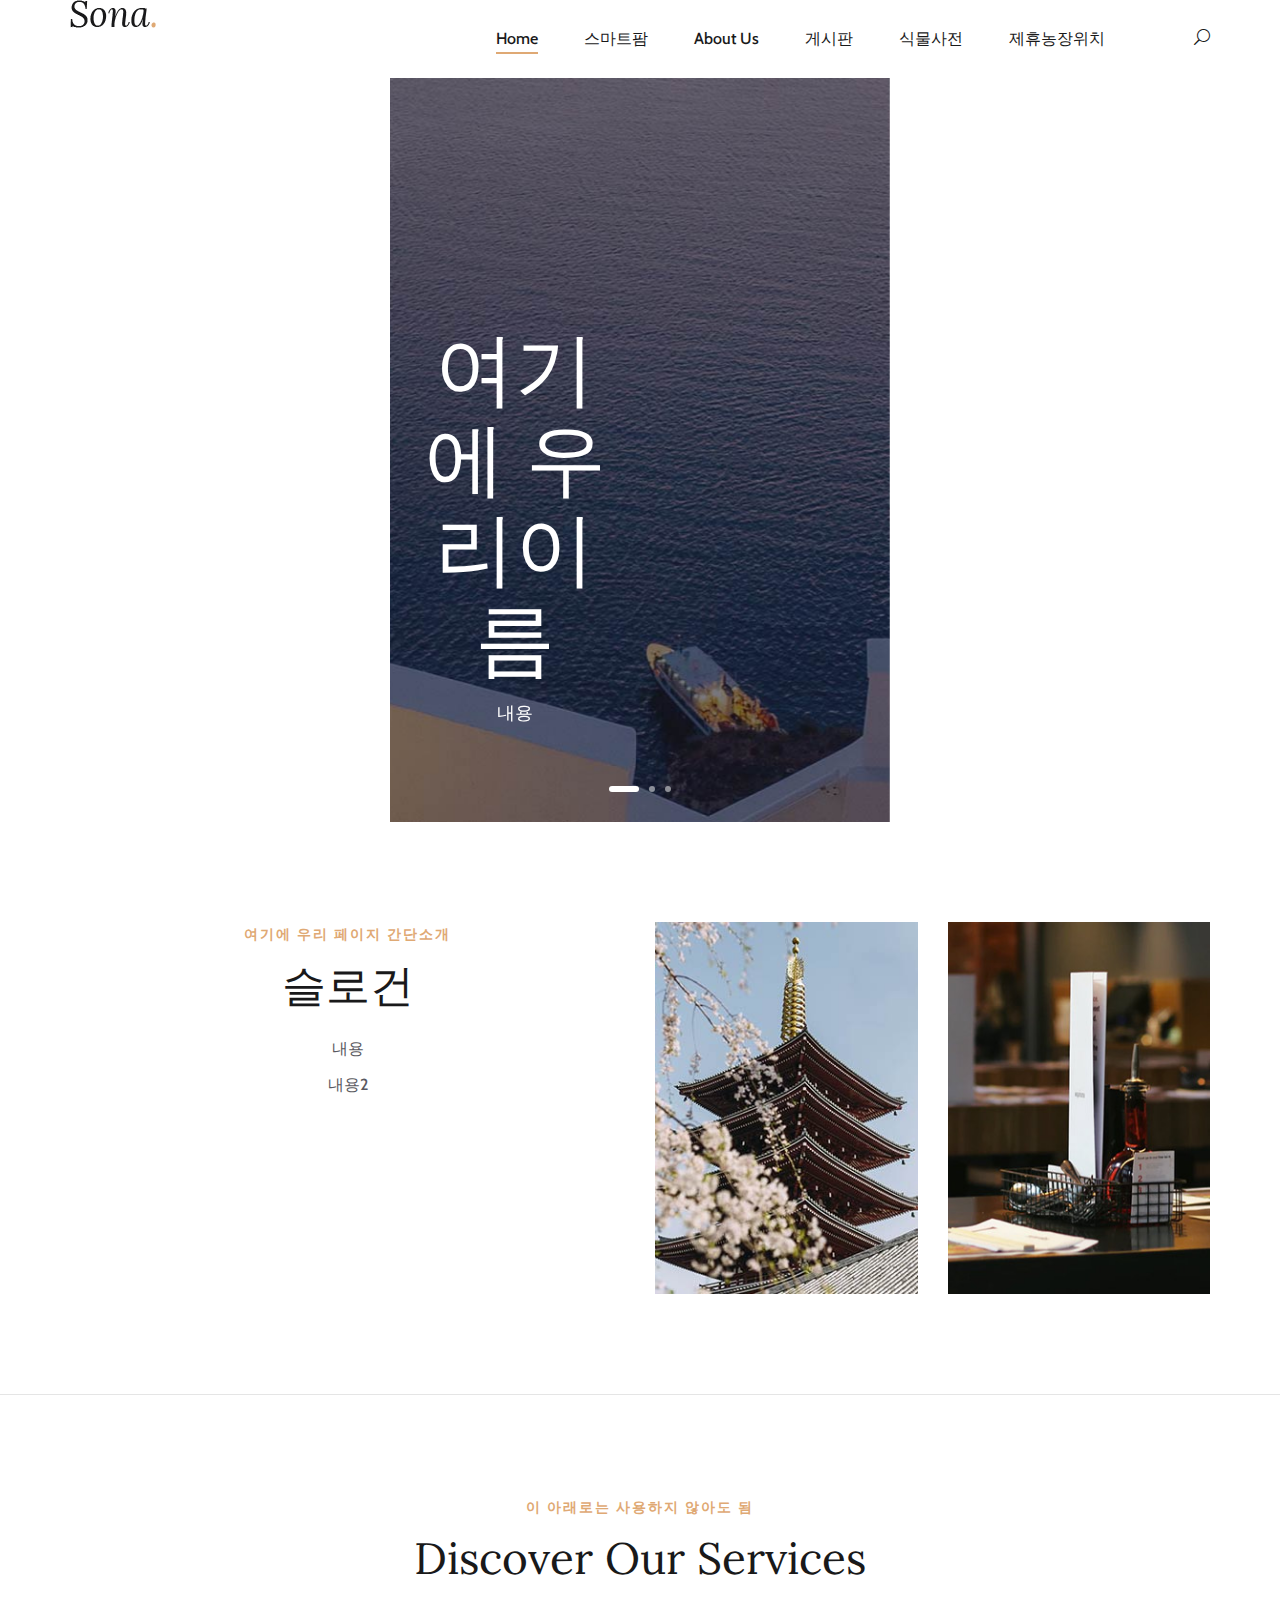
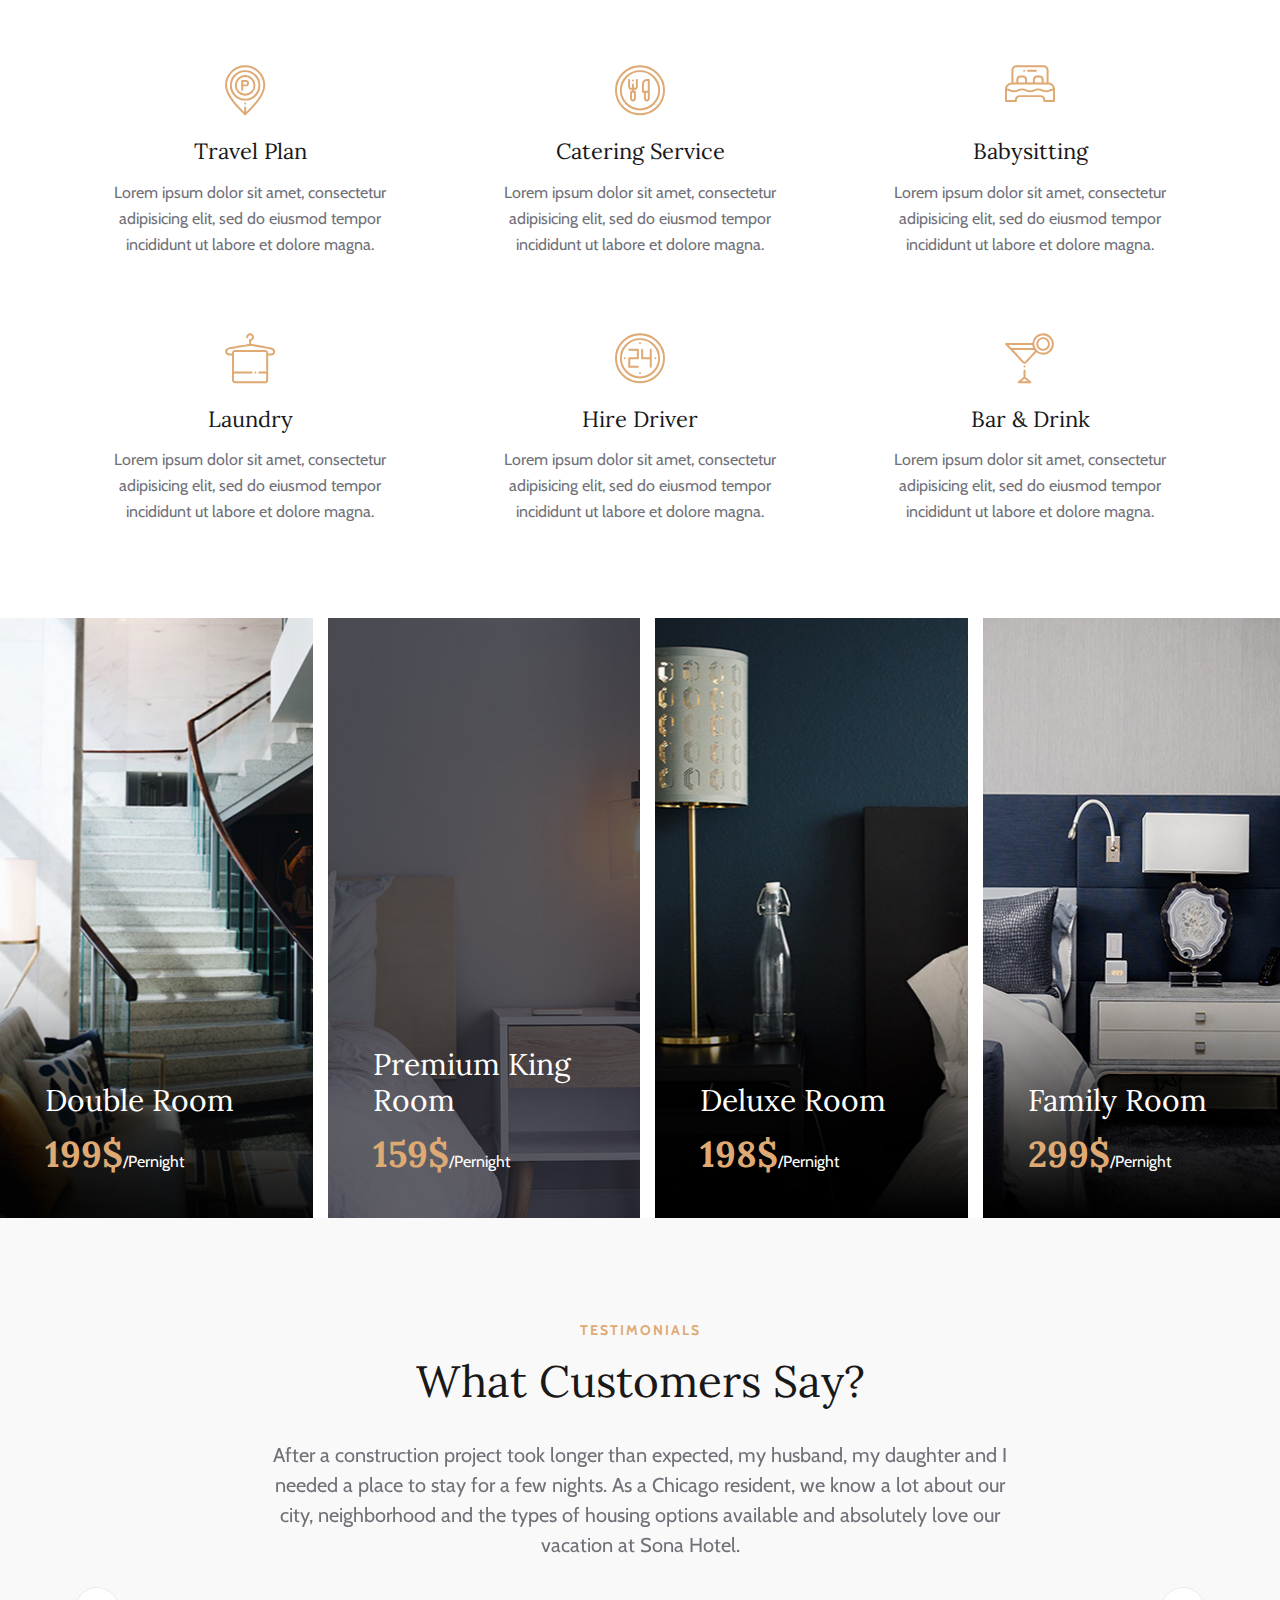
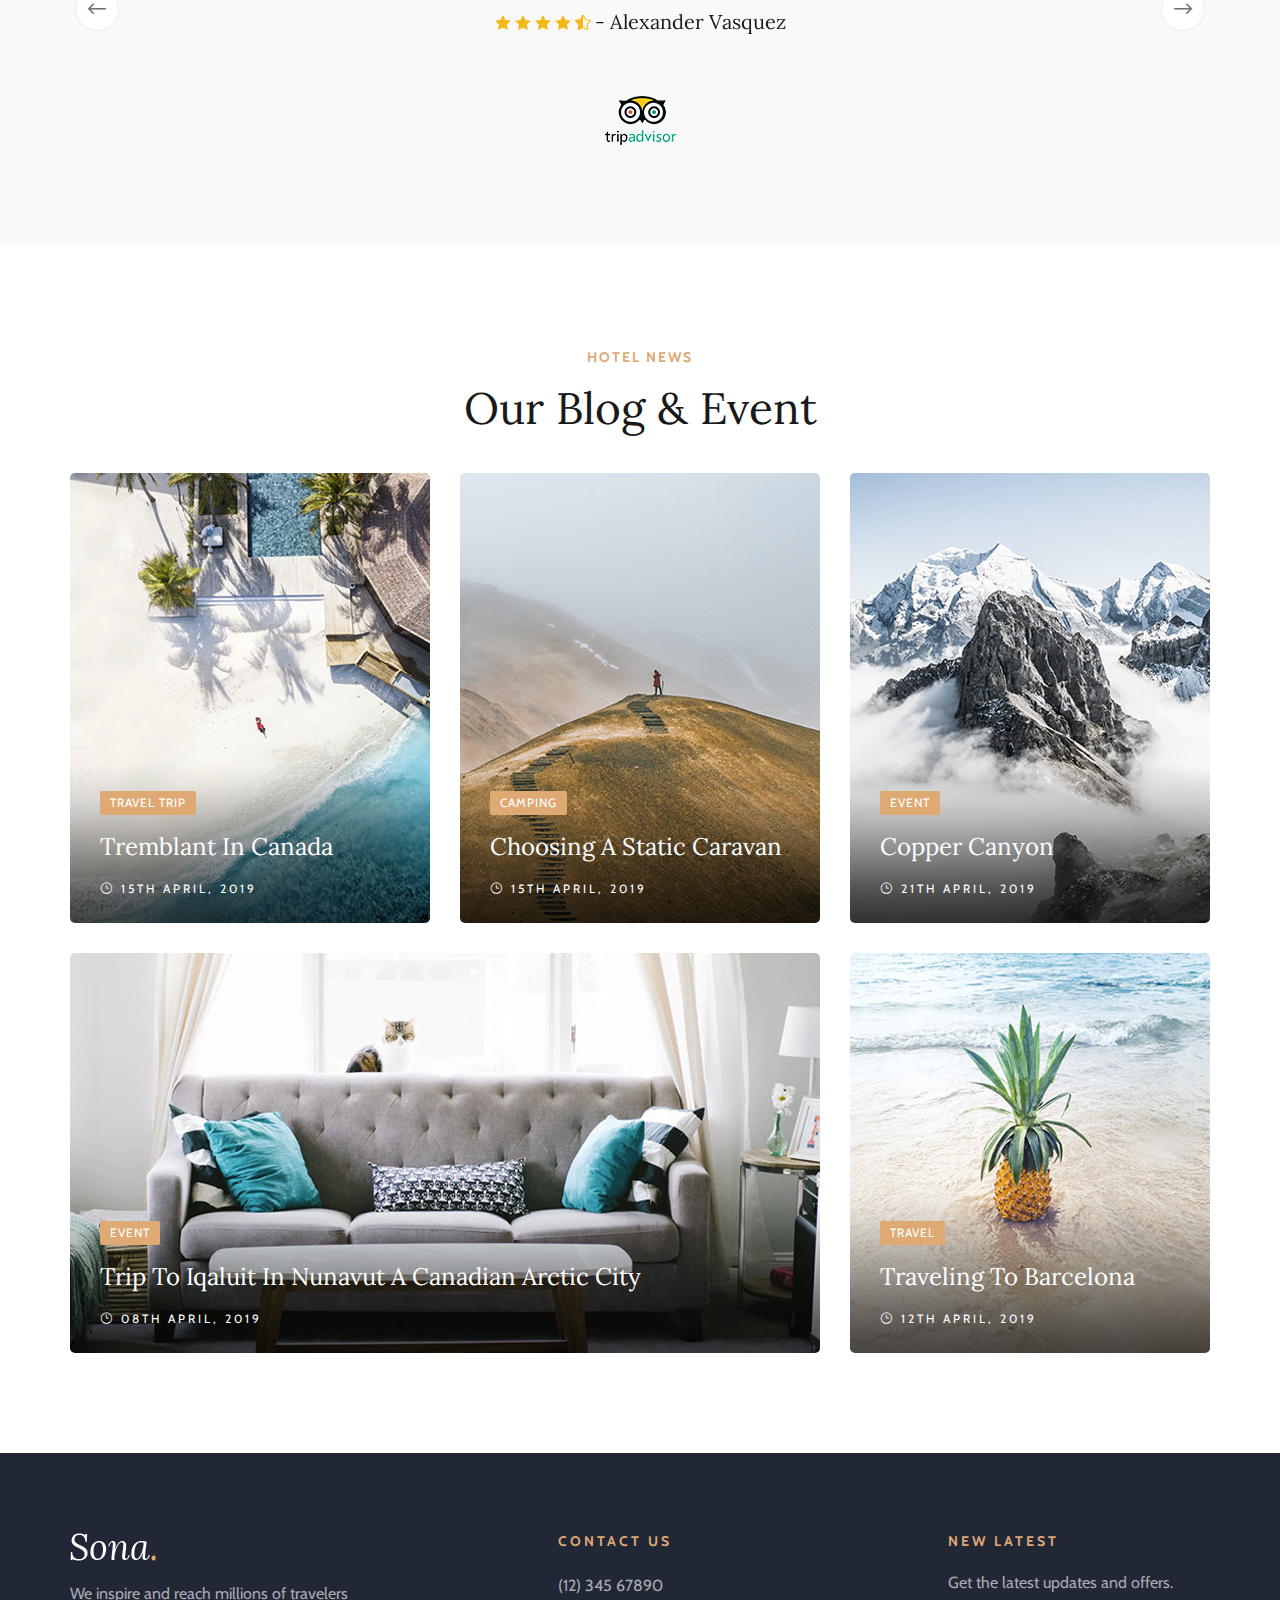
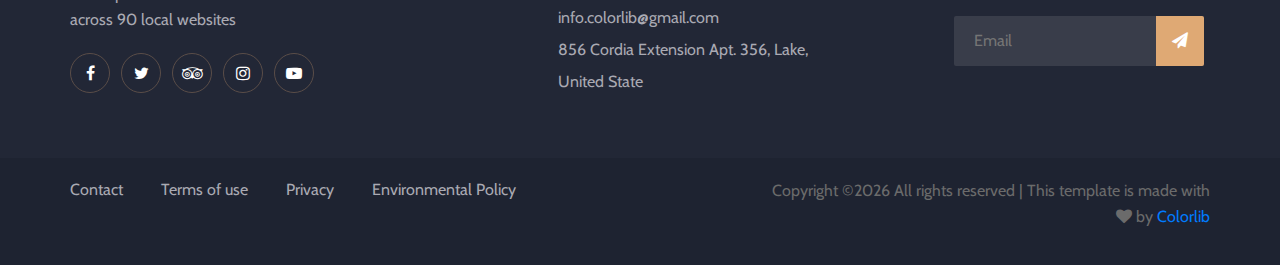
<file: sona-master/index.html>
<!DOCTYPE html>
<html lang="zxx">

<head>
    <meta charset="UTF-8">
    <meta name="description" content="Sona Template">
    <meta name="keywords" content="Sona, unica, creative, html">
    <meta name="viewport" content="width=device-width, initial-scale=1.0">
    <meta http-equiv="X-UA-Compatible" content="ie=edge">
    <title>여름지기</title>

    <!-- Google Font -->
    <link href="https://fonts.googleapis.com/css?family=Lora:400,700&display=swap" rel="stylesheet">
    <link href="https://fonts.googleapis.com/css?family=Cabin:400,500,600,700&display=swap" rel="stylesheet">

    <!-- Css Styles -->
    <link rel="stylesheet" href="css/bootstrap.min.css" type="text/css">
    <link rel="stylesheet" href="css/font-awesome.min.css" type="text/css">
    <link rel="stylesheet" href="css/elegant-icons.css" type="text/css">
    <link rel="stylesheet" href="css/flaticon.css" type="text/css">
    <link rel="stylesheet" href="css/owl.carousel.min.css" type="text/css">
    <link rel="stylesheet" href="css/nice-select.css" type="text/css">
    <link rel="stylesheet" href="css/jquery-ui.min.css" type="text/css">
    <link rel="stylesheet" href="css/magnific-popup.css" type="text/css">
    <link rel="stylesheet" href="css/slicknav.min.css" type="text/css">
    <link rel="stylesheet" href="css/style.css" type="text/css">
</head>

<body>
    <!-- Page Preloder -->
    <div id="preloder">
        <div class="loader"></div>
    </div>
    
    
    
<!--반응형 작아졌을 때 나오는 메뉴들-->
    <!-- Offcanvas Menu Section Begin -->
    <div class="offcanvas-menu-overlay"></div>
    <div class="canvas-open">
        <i class="icon_menu"></i>
    </div>
    <div class="offcanvas-menu-wrapper">
        <div class="canvas-close">
            <i class="icon_close"></i>
        </div>
        <div class="search-icon  search-switch">
            <i class="icon_search"></i>
        </div>
        <div class="header-configure-area">
            <div class="language-option">
                <img src="img/flag.jpg" alt="">
                <span>EN <i class="fa fa-angle-down"></i></span>
                <div class="flag-dropdown">
                    <ul>
                        <li><a href="#">Zi</a></li>
                        <li><a href="#">Fr</a></li>
                    </ul>
                </div>
            </div>
            <a href="#" class="bk-btn">Booking Now</a>
        </div>
        <nav class="mainmenu mobile-menu">
            <ul>
                <li class="active"><a href="./index.html">Home</a></li>
                <li><a href="./rooms.html">Rooms</a></li>
                <li><a href="./about-us.html">About Us</a></li>
                <li><a href="./pages.html">Pages</a>
                    <ul class="dropdown">
                        <li><a href="./room-details.html">Room Details</a></li>
                        <li><a href="#">Deluxe Room</a></li>
                        <li><a href="#">Family Room</a></li>
                        <li><a href="#">Premium Room</a></li>
                    </ul>
                </li>
                <li><a href="./blog.html">News</a></li>
                <li><a href="./contact.html">Contact</a></li>
            </ul>
        </nav>
        <div id="mobile-menu-wrap"></div>
        <div class="top-social">
            <a href="#"><i class="fa fa-facebook"></i></a>
            <a href="#"><i class="fa fa-twitter"></i></a>
            <a href="#"><i class="fa fa-tripadvisor"></i></a>
            <a href="#"><i class="fa fa-instagram"></i></a>
        </div>
        <ul class="top-widget">
            <li><i class="fa fa-phone"></i> (12) 345 67890</li>
            <li><i class="fa fa-envelope"></i> info.colorlib@gmail.com</li>
        </ul>
    </div>
    <!-- 작아질때 나오는 메뉴 끝 -->

   <!--여기가 진짜 헤드섹션-->
    <!-- Header Section Begin -->
    <header class="header-section">
       
        <div class="menu-item">
            <div class="container">
                <div class="row">
                    <div class="col-lg-2">
                        <div class="logo">
                            <a href="./index.html">
                               <!--로고 들어가는섹션-->
                                <img src="img/logo.png" alt="">
                            </a>
                        </div>
                    </div>
                    <div class="col-lg-10">
                        <div class="nav-menu">
                            <nav class="mainmenu">
                                <ul>
                                   <!--네비게이션 메뉴-->
                                    <li class="active"><a href="./index.html">Home</a></li>
                                    <li><a href="./rooms.html">스마트팜</a></li>
                                    <li><a href="./about-us.html">About Us</a></li>
                                    <li><a href="./pages.html">게시판</a>
                                        <ul class="dropdown">
                                            <li><a href="./room-details.html">자유게시판</a></li>
                                            <li><a href="./blog-details.html">팁게시판</a></li>
                                            <li><a href="#">장터 게시판</a></li>
                                            <li><a href="#">분양 게시판</a></li>
                                        </ul>
                                    </li>
                                    <li><a href="./blog.html">식물사전</a></li>
                                    <li><a href="./contact.html">제휴농장위치</a></li>
                                </ul>
                            </nav>
                            <div class="nav-right search-switch">
                                <i class="icon_search"></i>
                            </div>
                        </div>
                    </div>
                </div>
            </div>
        </div>
    </header>
    <!-- Header End -->

    <!-- Hero Section Begin -->
    
    <section class="hero-section">
         <div class="container">
            <div class="row">
               
                <div class="col-lg-6">
                    <div class="hero-text">
                        <h1>여기에 우리이름</h1>
                        <p>내용</p>
                        <!--
                        <a href="#" class="primary-btn">Discover Now</a>
                        -->
                    </div>
                </div>
                
                <!--원래 있던 예약 폼-->
                <!--
                <div class="col-xl-4 col-lg-5 offset-xl-2 offset-lg-1">
                    <div class="booking-form">
                        <h3>Booking Your Hotel</h3>
                        <form action="#">
                            <div class="check-date">
                                <label for="date-in">Check In:</label>
                                <input type="text" class="date-input" id="date-in">
                                <i class="icon_calendar"></i>
                            </div>
                            <div class="check-date">
                                <label for="date-out">Check Out:</label>
                                <input type="text" class="date-input" id="date-out">
                                <i class="icon_calendar"></i>
                            </div>
                            <div class="select-option">
                                <label for="guest">Guests:</label>
                                <select id="guest">
                                    <option value="">2 Adults</option>
                                    <option value="">3 Adults</option>
                                </select>
                            </div>
                            <div class="select-option">
                                <label for="room">Room:</label>
                                <select id="room">
                                    <option value="">1 Room</option>
                                    <option value="">2 Room</option>
                                </select>
                            </div>
                            <button type="submit">Check Availability</button>
                        </form>
                    </div>
                </div>
                -->
                
            </div>
        </div>
        <!--케러셀 슬라이드 이미지 부분-->
        <div class="hero-slider owl-carousel">
            <div class="hs-item set-bg" data-setbg="img/hero/hero-1.jpg"></div>
            <div class="hs-item set-bg" data-setbg="img/hero/hero-2.jpg"></div>
            <div class="hs-item set-bg" data-setbg="img/hero/hero-3.jpg"></div>
        </div>
    </section>
     
    
    <!-- Hero Section End -->

    <!-- 어바웃어스 -->
    
    <section class="aboutus-section spad">
        <div class="container">
            <div class="row">
                <div class="col-lg-6">
                    <div class="about-text">
                        <div class="section-title">
                            <span>여기에 우리 페이지 간단소개</span>
                            <h2>슬로건 </h2>
                        </div>
                        <p class="f-para">내용</p>
                        <p class="s-para">내용2</p>
                        <!--
                        <a href="#" class="primary-btn about-btn">Read More</a>
                        -->
                    </div>
                </div>
                <!--어바웃어스 옆에 사진-->
                <div class="col-lg-6">
                    <div class="about-pic">
                        <div class="row">
                            <div class="col-sm-6">
                                <img src="img/about/about-1.jpg" alt="">
                            </div>
                            <div class="col-sm-6">
                                <img src="img/about/about-2.jpg" alt="">
                            </div>
                        </div>
                    </div>
                </div>
            </div>
        </div>
    </section>
    <!-- About Us Section End -->

    <!-- Services Section End -->
    <section class="services-section spad">
        <div class="container">
            <div class="row">
                <div class="col-lg-12">
                    <div class="section-title">
                        <span>이 아래로는 사용하지 않아도 됨</span>
                        <h2>Discover Our Services</h2>
                    </div>
                </div>
            </div>
            <div class="row">
                <div class="col-lg-4 col-sm-6">
                    <div class="service-item">
                        <i class="flaticon-036-parking"></i>
                        <h4>Travel Plan</h4>
                        <p>Lorem ipsum dolor sit amet, consectetur adipisicing elit, sed do eiusmod tempor incididunt ut
                            labore et dolore magna.</p>
                    </div>
                </div>
                <div class="col-lg-4 col-sm-6">
                    <div class="service-item">
                        <i class="flaticon-033-dinner"></i>
                        <h4>Catering Service</h4>
                        <p>Lorem ipsum dolor sit amet, consectetur adipisicing elit, sed do eiusmod tempor incididunt ut
                            labore et dolore magna.</p>
                    </div>
                </div>
                <div class="col-lg-4 col-sm-6">
                    <div class="service-item">
                        <i class="flaticon-026-bed"></i>
                        <h4>Babysitting</h4>
                        <p>Lorem ipsum dolor sit amet, consectetur adipisicing elit, sed do eiusmod tempor incididunt ut
                            labore et dolore magna.</p>
                    </div>
                </div>
                <div class="col-lg-4 col-sm-6">
                    <div class="service-item">
                        <i class="flaticon-024-towel"></i>
                        <h4>Laundry</h4>
                        <p>Lorem ipsum dolor sit amet, consectetur adipisicing elit, sed do eiusmod tempor incididunt ut
                            labore et dolore magna.</p>
                    </div>
                </div>
                <div class="col-lg-4 col-sm-6">
                    <div class="service-item">
                        <i class="flaticon-044-clock-1"></i>
                        <h4>Hire Driver</h4>
                        <p>Lorem ipsum dolor sit amet, consectetur adipisicing elit, sed do eiusmod tempor incididunt ut
                            labore et dolore magna.</p>
                    </div>
                </div>
                <div class="col-lg-4 col-sm-6">
                    <div class="service-item">
                        <i class="flaticon-012-cocktail"></i>
                        <h4>Bar & Drink</h4>
                        <p>Lorem ipsum dolor sit amet, consectetur adipisicing elit, sed do eiusmod tempor incididunt ut
                            labore et dolore magna.</p>
                    </div>
                </div>
            </div>
        </div>
    </section>
    <!-- Services Section End -->

    <!-- Home Room Section Begin -->
    <section class="hp-room-section">
        <div class="container-fluid">
            <div class="hp-room-items">
                <div class="row">
                    <div class="col-lg-3 col-md-6">
                        <div class="hp-room-item set-bg" data-setbg="img/room/room-b1.jpg">
                            <div class="hr-text">
                                <h3>Double Room</h3>
                                <h2>199$<span>/Pernight</span></h2>
                                <table>
                                    <tbody>
                                        <tr>
                                            <td class="r-o">Size:</td>
                                            <td>30 ft</td>
                                        </tr>
                                        <tr>
                                            <td class="r-o">Capacity:</td>
                                            <td>Max persion 5</td>
                                        </tr>
                                        <tr>
                                            <td class="r-o">Bed:</td>
                                            <td>King Beds</td>
                                        </tr>
                                        <tr>
                                            <td class="r-o">Services:</td>
                                            <td>Wifi, Television, Bathroom,...</td>
                                        </tr>
                                    </tbody>
                                </table>
                                <a href="#" class="primary-btn">More Details</a>
                            </div>
                        </div>
                    </div>
                    <div class="col-lg-3 col-md-6">
                        <div class="hp-room-item set-bg" data-setbg="img/room/room-b2.jpg">
                            <div class="hr-text">
                                <h3>Premium King Room</h3>
                                <h2>159$<span>/Pernight</span></h2>
                                <table>
                                    <tbody>
                                        <tr>
                                            <td class="r-o">Size:</td>
                                            <td>30 ft</td>
                                        </tr>
                                        <tr>
                                            <td class="r-o">Capacity:</td>
                                            <td>Max persion 5</td>
                                        </tr>
                                        <tr>
                                            <td class="r-o">Bed:</td>
                                            <td>King Beds</td>
                                        </tr>
                                        <tr>
                                            <td class="r-o">Services:</td>
                                            <td>Wifi, Television, Bathroom,...</td>
                                        </tr>
                                    </tbody>
                                </table>
                                <a href="#" class="primary-btn">More Details</a>
                            </div>
                        </div>
                    </div>
                    <div class="col-lg-3 col-md-6">
                        <div class="hp-room-item set-bg" data-setbg="img/room/room-b3.jpg">
                            <div class="hr-text">
                                <h3>Deluxe Room</h3>
                                <h2>198$<span>/Pernight</span></h2>
                                <table>
                                    <tbody>
                                        <tr>
                                            <td class="r-o">Size:</td>
                                            <td>30 ft</td>
                                        </tr>
                                        <tr>
                                            <td class="r-o">Capacity:</td>
                                            <td>Max persion 5</td>
                                        </tr>
                                        <tr>
                                            <td class="r-o">Bed:</td>
                                            <td>King Beds</td>
                                        </tr>
                                        <tr>
                                            <td class="r-o">Services:</td>
                                            <td>Wifi, Television, Bathroom,...</td>
                                        </tr>
                                    </tbody>
                                </table>
                                <a href="#" class="primary-btn">More Details</a>
                            </div>
                        </div>
                    </div>
                    <div class="col-lg-3 col-md-6">
                        <div class="hp-room-item set-bg" data-setbg="img/room/room-b4.jpg">
                            <div class="hr-text">
                                <h3>Family Room</h3>
                                <h2>299$<span>/Pernight</span></h2>
                                <table>
                                    <tbody>
                                        <tr>
                                            <td class="r-o">Size:</td>
                                            <td>30 ft</td>
                                        </tr>
                                        <tr>
                                            <td class="r-o">Capacity:</td>
                                            <td>Max persion 5</td>
                                        </tr>
                                        <tr>
                                            <td class="r-o">Bed:</td>
                                            <td>King Beds</td>
                                        </tr>
                                        <tr>
                                            <td class="r-o">Services:</td>
                                            <td>Wifi, Television, Bathroom,...</td>
                                        </tr>
                                    </tbody>
                                </table>
                                <a href="#" class="primary-btn">More Details</a>
                            </div>
                        </div>
                    </div>
                </div>
            </div>
        </div>
    </section>
    <!-- Home Room Section End -->

    <!-- Testimonial Section Begin -->
    <section class="testimonial-section spad">
        <div class="container">
            <div class="row">
                <div class="col-lg-12">
                    <div class="section-title">
                        <span>Testimonials</span>
                        <h2>What Customers Say?</h2>
                    </div>
                </div>
            </div>
            <div class="row">
                <div class="col-lg-8 offset-lg-2">
                    <div class="testimonial-slider owl-carousel">
                        <div class="ts-item">
                            <p>After a construction project took longer than expected, my husband, my daughter and I
                                needed a place to stay for a few nights. As a Chicago resident, we know a lot about our
                                city, neighborhood and the types of housing options available and absolutely love our
                                vacation at Sona Hotel.</p>
                            <div class="ti-author">
                                <div class="rating">
                                    <i class="icon_star"></i>
                                    <i class="icon_star"></i>
                                    <i class="icon_star"></i>
                                    <i class="icon_star"></i>
                                    <i class="icon_star-half_alt"></i>
                                </div>
                                <h5> - Alexander Vasquez</h5>
                            </div>
                            <img src="img/testimonial-logo.png" alt="">
                        </div>
                        <div class="ts-item">
                            <p>After a construction project took longer than expected, my husband, my daughter and I
                                needed a place to stay for a few nights. As a Chicago resident, we know a lot about our
                                city, neighborhood and the types of housing options available and absolutely love our
                                vacation at Sona Hotel.</p>
                            <div class="ti-author">
                                <div class="rating">
                                    <i class="icon_star"></i>
                                    <i class="icon_star"></i>
                                    <i class="icon_star"></i>
                                    <i class="icon_star"></i>
                                    <i class="icon_star-half_alt"></i>
                                </div>
                                <h5> - Alexander Vasquez</h5>
                            </div>
                            <img src="img/testimonial-logo.png" alt="">
                        </div>
                    </div>
                </div>
            </div>
        </div>
    </section>
    <!-- Testimonial Section End -->

    <!-- Blog Section Begin -->
    <section class="blog-section spad">
        <div class="container">
            <div class="row">
                <div class="col-lg-12">
                    <div class="section-title">
                        <span>Hotel News</span>
                        <h2>Our Blog & Event</h2>
                    </div>
                </div>
            </div>
            <div class="row">
                <div class="col-lg-4">
                    <div class="blog-item set-bg" data-setbg="img/blog/blog-1.jpg">
                        <div class="bi-text">
                            <span class="b-tag">Travel Trip</span>
                            <h4><a href="#">Tremblant In Canada</a></h4>
                            <div class="b-time"><i class="icon_clock_alt"></i> 15th April, 2019</div>
                        </div>
                    </div>
                </div>
                <div class="col-lg-4">
                    <div class="blog-item set-bg" data-setbg="img/blog/blog-2.jpg">
                        <div class="bi-text">
                            <span class="b-tag">Camping</span>
                            <h4><a href="#">Choosing A Static Caravan</a></h4>
                            <div class="b-time"><i class="icon_clock_alt"></i> 15th April, 2019</div>
                        </div>
                    </div>
                </div>
                <div class="col-lg-4">
                    <div class="blog-item set-bg" data-setbg="img/blog/blog-3.jpg">
                        <div class="bi-text">
                            <span class="b-tag">Event</span>
                            <h4><a href="#">Copper Canyon</a></h4>
                            <div class="b-time"><i class="icon_clock_alt"></i> 21th April, 2019</div>
                        </div>
                    </div>
                </div>
                <div class="col-lg-8">
                    <div class="blog-item small-size set-bg" data-setbg="img/blog/blog-wide.jpg">
                        <div class="bi-text">
                            <span class="b-tag">Event</span>
                            <h4><a href="#">Trip To Iqaluit In Nunavut A Canadian Arctic City</a></h4>
                            <div class="b-time"><i class="icon_clock_alt"></i> 08th April, 2019</div>
                        </div>
                    </div>
                </div>
                <div class="col-lg-4">
                    <div class="blog-item small-size set-bg" data-setbg="img/blog/blog-10.jpg">
                        <div class="bi-text">
                            <span class="b-tag">Travel</span>
                            <h4><a href="#">Traveling To Barcelona</a></h4>
                            <div class="b-time"><i class="icon_clock_alt"></i> 12th April, 2019</div>
                        </div>
                    </div>
                </div>
            </div>
        </div>
    </section>
    <!-- Blog Section End -->

    <!-- Footer Section Begin -->
    <footer class="footer-section">
        <div class="container">
            <div class="footer-text">
                <div class="row">
                    <div class="col-lg-4">
                        <div class="ft-about">
                            <div class="logo">
                                <a href="#">
                                    <img src="img/footer-logo.png" alt="">
                                </a>
                            </div>
                            <p>We inspire and reach millions of travelers<br /> across 90 local websites</p>
                            <div class="fa-social">
                                <a href="#"><i class="fa fa-facebook"></i></a>
                                <a href="#"><i class="fa fa-twitter"></i></a>
                                <a href="#"><i class="fa fa-tripadvisor"></i></a>
                                <a href="#"><i class="fa fa-instagram"></i></a>
                                <a href="#"><i class="fa fa-youtube-play"></i></a>
                            </div>
                        </div>
                    </div>
                    <div class="col-lg-3 offset-lg-1">
                        <div class="ft-contact">
                            <h6>Contact Us</h6>
                            <ul>
                                <li>(12) 345 67890</li>
                                <li>info.colorlib@gmail.com</li>
                                <li>856 Cordia Extension Apt. 356, Lake, United State</li>
                            </ul>
                        </div>
                    </div>
                    <div class="col-lg-3 offset-lg-1">
                        <div class="ft-newslatter">
                            <h6>New latest</h6>
                            <p>Get the latest updates and offers.</p>
                            <form action="#" class="fn-form">
                                <input type="text" placeholder="Email">
                                <button type="submit"><i class="fa fa-send"></i></button>
                            </form>
                        </div>
                    </div>
                </div>
            </div>
        </div>
        <div class="copyright-option">
            <div class="container">
                <div class="row">
                    <div class="col-lg-7">
                        <ul>
                            <li><a href="#">Contact</a></li>
                            <li><a href="#">Terms of use</a></li>
                            <li><a href="#">Privacy</a></li>
                            <li><a href="#">Environmental Policy</a></li>
                        </ul>
                    </div>
                    <div class="col-lg-5">
                        <div class="co-text"><p><!-- Link back to Colorlib can't be removed. Template is licensed under CC BY 3.0. -->
  Copyright &copy;<script>document.write(new Date().getFullYear());</script> All rights reserved | This template is made with <i class="fa fa-heart" aria-hidden="true"></i> by <a href="https://colorlib.com" target="_blank">Colorlib</a>
  <!-- Link back to Colorlib can't be removed. Template is licensed under CC BY 3.0. --></p></div>
                    </div>
                </div>
            </div>
        </div>
    </footer>
    <!-- Footer Section End -->

    <!-- Search model Begin -->
    <div class="search-model">
        <div class="h-100 d-flex align-items-center justify-content-center">
            <div class="search-close-switch"><i class="icon_close"></i></div>
            <form class="search-model-form">
                <input type="text" id="search-input" placeholder="Search here.....">
            </form>
        </div>
    </div>
    <!-- Search model end -->

    <!-- Js Plugins -->
    <script src="js/jquery-3.3.1.min.js"></script>
    <script src="js/bootstrap.min.js"></script>
    <script src="js/jquery.magnific-popup.min.js"></script>
    <script src="js/jquery.nice-select.min.js"></script>
    <script src="js/jquery-ui.min.js"></script>
    <script src="js/jquery.slicknav.js"></script>
    <script src="js/owl.carousel.min.js"></script>
    <script src="js/main.js"></script>
</body>

</html>
</file>
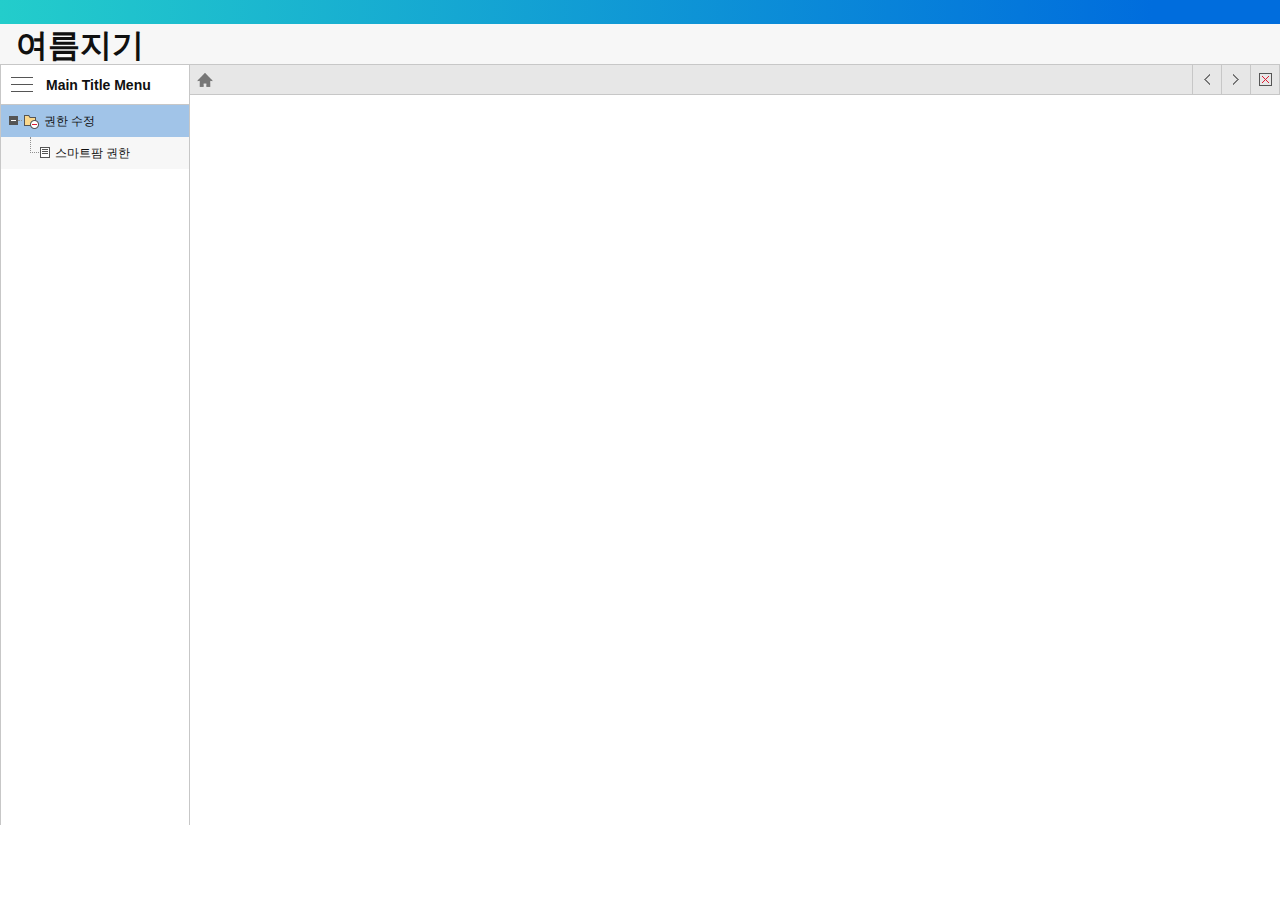
<file: The_final_project/src/main/webapp/resources/admin-nexacro/index.html>
<!DOCTYPE HTML PUBLIC "-//W3C//DTD HTML 4.01 Transitional//EN" "http://www.w3.org/TR/html4/loose.dtd">
<html>
<head>
	<meta http-equiv="X-UA-Compatible" content="IE=Edge" >
	<meta http-equiv="content-type" content="text/html; charset=UTF-8" >
	<meta name="viewport" content="user-scalable=1, initial-scale=0.1, width=device-width, target-densitydpi=device-dpi" >
		

	

	<script src="./nexacro17lib/framework/SystemBase.js"></script>
<script src="./nexacro17lib/framework/SystemBase_HTML5.js"></script>
<script src="./nexacro17lib/framework/SystemBase_Runtime.js"></script>
<script src="./nexacro17lib/framework/BasicObjs.js"></script>
<script src="./nexacro17lib/framework/ErrorDefine.js"></script>
<script src="./nexacro17lib/framework/Platform_HTML5.js"></script>
<script src="./nexacro17lib/framework/Platform_Runtime.js"></script>
<script src="./nexacro17lib/framework/Platform.js"></script>
<script src="./nexacro17lib/framework/CssObjs.js"></script>
<script src="./nexacro17lib/framework/Device.js"></script>
<script src="./nexacro17lib/framework/Device_Android.js"></script>
<script src="./nexacro17lib/framework/Device_Windows.js"></script>
<script src="./nexacro17lib/framework/Device_iOS.js"></script>
	
    <script src="./nexacro17lib/component/CompBase/Element_HTML5.js"></script>
    <script src="./nexacro17lib/component/CompBase/Element_Runtime.js"></script>
    <script src="./nexacro17lib/component/CompBase/CompBase.js"></script>
    <script src="./nexacro17lib/component/CompBase/CompEventBase.js"></script>
    <script src="./nexacro17lib/component/CompBase/Data.js"></script>
    <script src="./nexacro17lib/component/CompBase/EditBase.js"></script>
    <script src="./nexacro17lib/component/CompBase/FormBase.js"></script>
    <script src="./nexacro17lib/component/CompBase/TitleBar.js"></script>
    <script src="./nexacro17lib/component/CompBase/StatusBar.js"></script>
    <script src="./nexacro17lib/component/CompBase/FrameBase.js"></script>
    <script src="./nexacro17lib/component/CompBase/ScrollBar.js"></script>
    <script src="./nexacro17lib/component/CompBase/Step.js"></script>
    <script src="./nexacro17lib/component/CompBase/Animation.js"></script>
    <script src="./nexacro17lib/component/ComComp/Dataset.js"></script>
    <script src="./nexacro17lib/component/ComComp/DomObject.js"></script>
    <script src="./nexacro17lib/component/ComComp/Static.js"></script>
    <script src="./nexacro17lib/component/ComComp/Button.js"></script>
    <script src="./nexacro17lib/component/ComComp/Edit.js"></script>
    <script src="./nexacro17lib/component/ComComp/MaskEdit.js"></script>
    <script src="./nexacro17lib/component/ComComp/TextArea.js"></script>
    <script src="./nexacro17lib/component/ComComp/lang/ko/ime.js"></script>
    <script src="./nexacro17lib/component/ComComp/lang/ja/ime.js"></script>
    <script src="./nexacro17lib/component/ComComp/ImageViewer.js"></script>
    <script src="./nexacro17lib/component/ComComp/CheckBox.js"></script>
    <script src="./nexacro17lib/component/ComComp/Radio.js"></script>
    <script src="./nexacro17lib/component/ComComp/ListBox.js"></script>
    <script src="./nexacro17lib/component/ComComp/Combo.js"></script>
    <script src="./nexacro17lib/component/ComComp/Div.js"></script>
    <script src="./nexacro17lib/component/ComComp/ProgressBar.js"></script>
    <script src="./nexacro17lib/component/ComComp/PopupDiv.js"></script>
    <script src="./nexacro17lib/component/ComComp/Menu.js"></script>
    <script src="./nexacro17lib/component/ComComp/PopupMenu.js"></script>
    <script src="./nexacro17lib/component/ComComp/Spin.js"></script>
    <script src="./nexacro17lib/component/ComComp/DatePicker.js"></script>
    <script src="./nexacro17lib/component/ComComp/Calendar.js"></script>
    <script src="./nexacro17lib/component/ComComp/GroupBox.js"></script>
    <script src="./nexacro17lib/component/ComComp/Tab.js"></script>
    <script src="./nexacro17lib/component/ComComp/FileDialog.js"></script>
    <script src="./nexacro17lib/component/ComComp/FileDownload.js"></script>
    <script src="./nexacro17lib/component/ComComp/FileDownTransfer.js"></script>
    <script src="./nexacro17lib/component/ComComp/FileUpload.js"></script>
    <script src="./nexacro17lib/component/ComComp/FileUpTransfer.js"></script>
    <script src="./nexacro17lib/component/ComComp/VideoPlayer.js"></script>
    <script src="./nexacro17lib/component/ComComp/WebBrowser.js"></script>
    <script src="./nexacro17lib/component/ComComp/GoogleMap.js"></script>
    <script src="./nexacro17lib/component/ComComp/Sketch.js"></script>
    <script src="./nexacro17lib/component/ComComp/ExportObject.js"></script>
    <script src="./nexacro17lib/component/ComComp/ImportObject.js"></script>
    <script src="./nexacro17lib/component/ComComp/Tray.js"></script>
    <script src="./nexacro17lib/component/ComComp/Plugin.js"></script>
    <script src="./nexacro17lib/component/ComComp/VirtualFile.js"></script>
    <script src="./nexacro17lib/component/ComComp/Cell.js"></script>
    <script src="./nexacro17lib/component/Grid/GridInfo.js"></script>
    <script src="./nexacro17lib/component/Grid/Grid.js"></script>
    <script src="./nexacro17lib/component/DeviceAPI/SQLite.js"></script>
    <script src="./nexacro17lib/component/DeviceAPI/SQLite_Runtime.js"></script>
    <script src="./nexacro17lib/component/DeviceAPI/DeviceObjs.js"></script>
    <script src="./nexacro17lib/component/DeviceAPI/DeviceObjs_Runtime.js"></script>
    <script src="./nexacro17lib/component/DeviceAPI/Mobile.js"></script>
    <script src="./nexacro17lib/component/DeviceAPI/BluetoothLE.js"></script>
    <script src="./nexacro17lib/component/DeviceAPI/TCPClientSocket.js"></script>
	
    <script src="./environment.xml.js"></script>
     
	<title>스마트팜 권한 신청</title>
</head>
<body style="margin:0;border:none;-ms-touch-action:none;" onload="oninitframework()">
	<script>
		function oninitframework()
		{
			var screeninfo = [
            {"id":"Desktop_screen","type":"desktop","themeid":"theme::blue","xadl":"App_Desktop.xadl.js"}
			];

			nexacro._initHTMLSysEvent(window, document);			
			nexacro._initEnvironment(screeninfo);
            nexacro._prepareManagerFrame(onloadframework);
		}
		function onloadframework()
		{
			nexacro._loadADL();
		}
		function onfinalframework()
		{
			
		}
	</script>
</body>
</html>
</file>
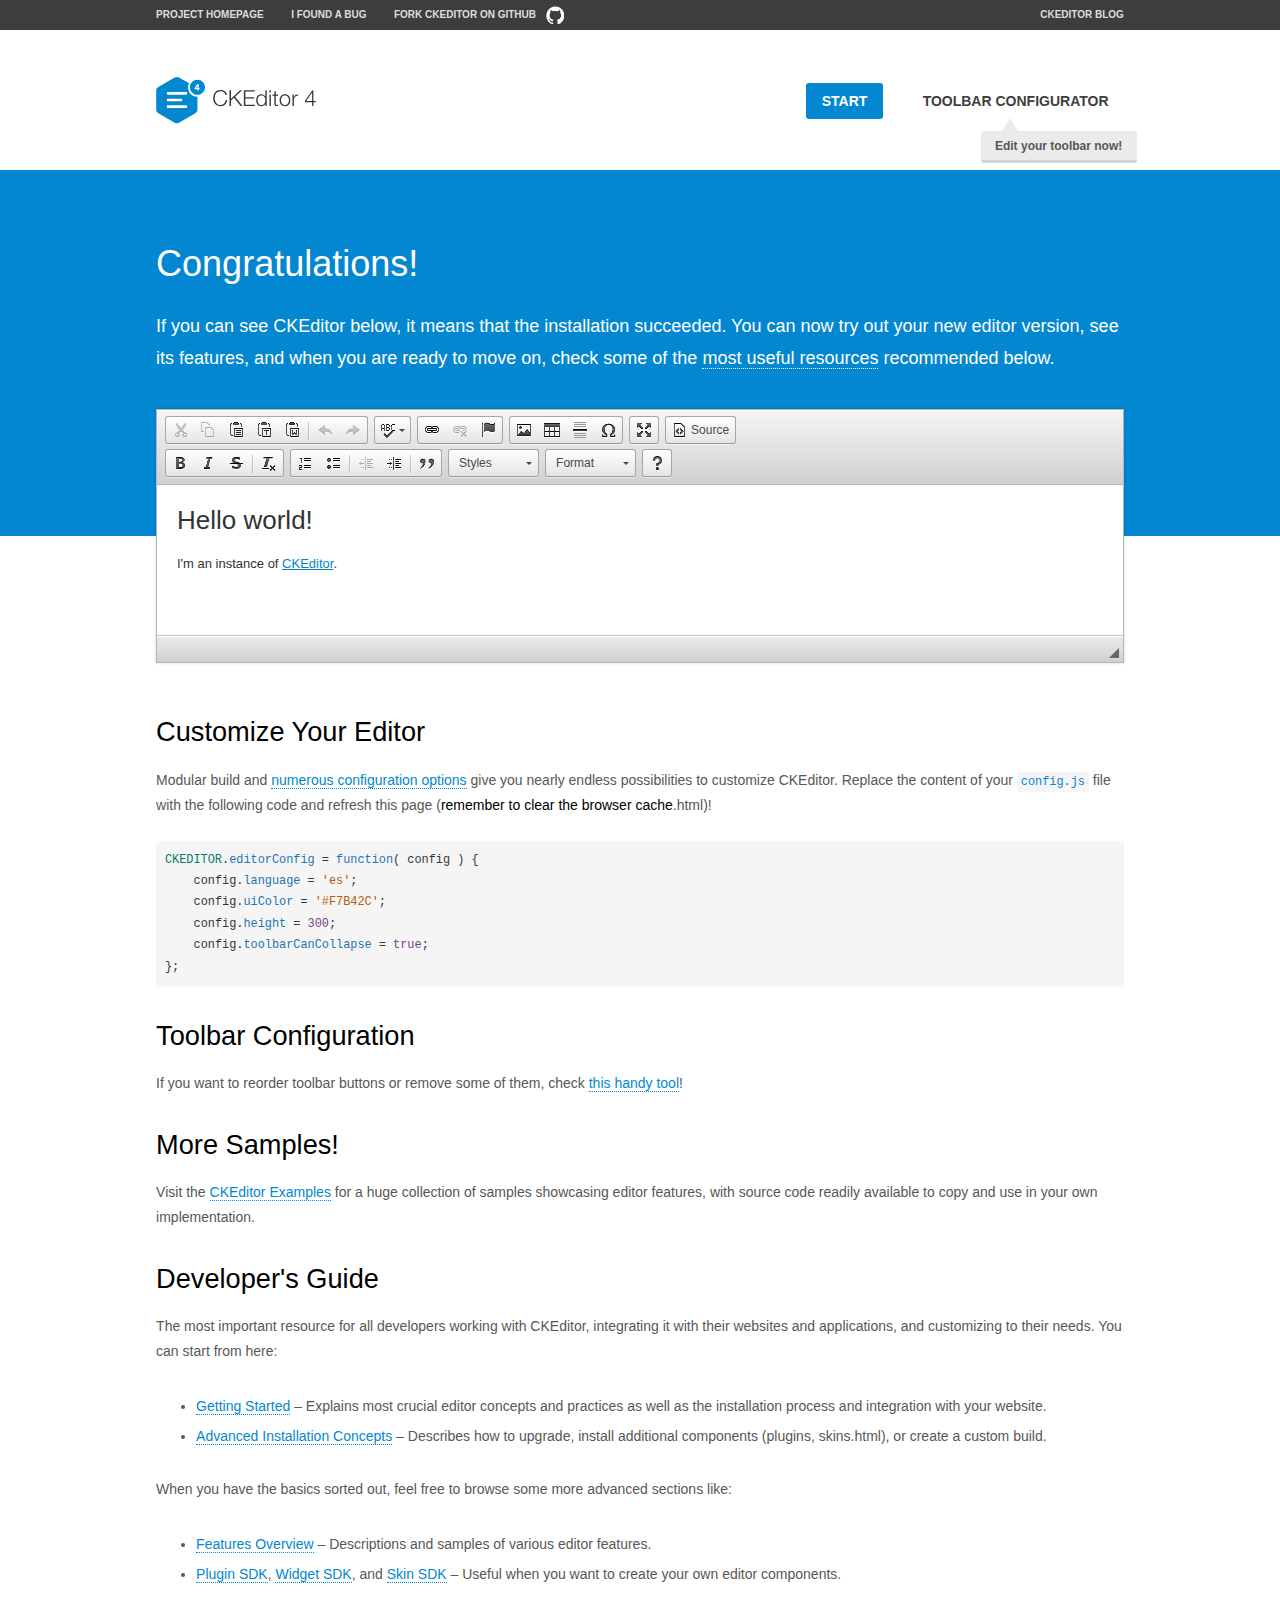
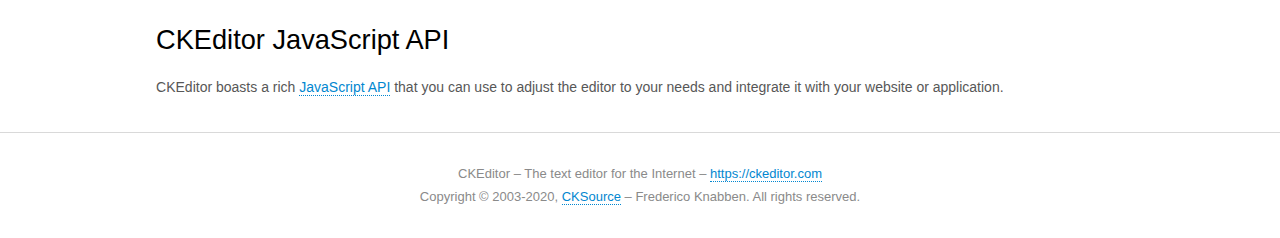
<file: The_final_project/src/main/webapp/resources/ckeditor/samples/index.html>
<!DOCTYPE html>
<!--
Copyright (c) 2003-2020, CKSource - Frederico Knabben. All rights reserved.
For licensing, see LICENSE.md or https://ckeditor.com/legal/ckeditor-oss-license
-->
<html lang="en">
<head>
	<meta charset="utf-8">
	<title>CKEditor Sample</title>
	<script src="../ckeditor.js"></script>
	<script src="js/sample.js"></script>
	<link rel="stylesheet" href="css/samples.css">
	<link rel="stylesheet" href="toolbarconfigurator/lib/codemirror/neo.css">
	<meta name="viewport" content="width=device-width,initial-scale=1">
	<meta name="description" content="Try the latest sample of CKEditor 4 and learn more about customizing your WYSIWYG editor with endless possibilities.">
</head>
<body id="main">

<nav class="navigation-a">
	<div class="grid-container">
		<ul class="navigation-a-left grid-width-70">
			<li><a href="https://ckeditor.com/ckeditor-4/">Project Homepage</a></li>
			<li><a href="https://github.com/ckeditor/ckeditor4/issues">I found a bug</a></li>
			<li><a href="https://github.com/ckeditor/ckeditor4" class="icon-pos-right icon-navigation-a-github">Fork CKEditor on GitHub</a></li>
		</ul>
		<ul class="navigation-a-right grid-width-30">
			<li><a href="https://ckeditor.com/blog/">CKEditor Blog</a></li>
		</ul>
	</div>
</nav>

<header class="header-a">
	<div class="grid-container">
		<h1 class="header-a-logo grid-width-30">
			<a href="index.html"><img src="img/logo.svg" onerror="this.src='img/logo.png'; this.onerror=null;" alt="CKEditor Sample"></a>
		</h1>

		<nav class="navigation-b grid-width-70">
			<ul>
				<li><a href="index.html" class="button-a button-a-background">Start</a></li>
				<li><a href="toolbarconfigurator/index.html" class="button-a">Toolbar configurator <span class="balloon-a balloon-a-nw">Edit your toolbar now!</span></a></li>
			</ul>
		</nav>
	</div>
</header>

<main>
	<div class="adjoined-top">
		<div class="grid-container">
			<div class="content grid-width-100">
				<h1>Congratulations!</h1>
				<p>
					If you can see CKEditor below, it means that the installation succeeded.
					You can now try out your new editor version, see its features, and when you are ready to move on, check some of the <a href="#sample-customize">most useful resources</a> recommended below.
				</p>
			</div>
		</div>
	</div>
	<div class="adjoined-bottom">
		<div class="grid-container">
			<div class="grid-width-100">
				<div id="editor">
					<h1>Hello world!</h1>
					<p>I'm an instance of <a href="https://ckeditor.com">CKEditor</a>.</p>
				</div>
			</div>
		</div>
	</div>

	<div class="grid-container">
		<div class="content grid-width-100">
			<section id="sample-customize">
				<h2>Customize Your Editor</h2>
				<p>Modular build and <a href="https://ckeditor.com/docs/ckeditor4/latest/guide/dev_configuration.html">numerous configuration options</a> give you nearly endless possibilities to customize CKEditor. Replace the content of your <code><a href="../config.js">config.js</a></code> file with the following code and refresh this page (<strong>remember to clear the browser cache</strong>.html)!</p>
		<pre class="cm-s-neo CodeMirror"><code><span style="padding-right: 0.1px;"><span class="cm-variable">CKEDITOR</span>.<span class="cm-property">editorConfig</span> <span class="cm-operator">=</span> <span class="cm-keyword">function</span>( <span class="cm-def">config</span> ) {</span>
<span style="padding-right: 0.1px;"><span class="cm-tab">	</span><span class="cm-variable-2">config</span>.<span class="cm-property">language</span> <span class="cm-operator">=</span> <span class="cm-string">'es'</span>;</span>
<span style="padding-right: 0.1px;"><span class="cm-tab">	</span><span class="cm-variable-2">config</span>.<span class="cm-property">uiColor</span> <span class="cm-operator">=</span> <span class="cm-string">'#F7B42C'</span>;</span>
<span style="padding-right: 0.1px;"><span class="cm-tab">	</span><span class="cm-variable-2">config</span>.<span class="cm-property">height</span> <span class="cm-operator">=</span> <span class="cm-number">300</span>;</span>
<span style="padding-right: 0.1px;"><span class="cm-tab">	</span><span class="cm-variable-2">config</span>.<span class="cm-property">toolbarCanCollapse</span> <span class="cm-operator">=</span> <span class="cm-atom">true</span>;</span>
<span style="padding-right: 0.1px;">};</span></code></pre>
			</section>

			<section>
				<h2>Toolbar Configuration</h2>
				<p>If you want to reorder toolbar buttons or remove some of them, check <a href="toolbarconfigurator/index.html">this handy tool</a>!</p>
			</section>

			<section>
				<h2>More Samples!</h2>
				<p>Visit the <a href="https://ckeditor.com/docs/ckeditor4/latest/examples/index.html">CKEditor Examples</a> for a huge collection of samples showcasing editor features, with source code readily available to copy and use in your own implementation.</p>
			</section>

			<section>
				<h2>Developer's Guide</h2>
				<p>The most important resource for all developers working with CKEditor, integrating it with their websites and applications, and customizing to their needs. You can start from here:</p>
				<ul>
					<li><a href="https://ckeditor.com/docs/ckeditor4/latest/guide/dev_installation.html">Getting Started</a> &ndash; Explains most crucial editor concepts and practices as well as the installation process and integration with your website.</li>
					<li><a href="https://ckeditor.com/docs/ckeditor4/latest/guide/dev_advanced_installation.html">Advanced Installation Concepts</a> &ndash; Describes how to upgrade, install additional components (plugins, skins.html), or create a custom build.</li>
				</ul>
					<p>When you have the basics sorted out, feel free to browse some more advanced sections like:</p>
				<ul>
					<li><a href="https://ckeditor.com/docs/ckeditor4/latest/features/index.html">Features Overview</a> &ndash; Descriptions and samples of various editor features.</li>
					<li><a href="https://ckeditor.com/docs/ckeditor4/latest/guide/plugin_sdk_intro.html">Plugin SDK</a>, <a href="https://ckeditor.com/docs/ckeditor4/latest/guide/widget_sdk_intro.html">Widget SDK</a>, and <a href="https://ckeditor.com/docs/ckeditor4/latest/guide/skin_sdk_intro.html">Skin SDK</a> &ndash; Useful when you want to create your own editor components.</li>
				</ul>
			</section>

			<section>
				<h2>CKEditor JavaScript API</h2>
				<p>CKEditor boasts a rich <a href="https://ckeditor.com/docs/ckeditor4/latest/api/index.html">JavaScript API</a> that you can use to adjust the editor to your needs and integrate it with your website or application.</p>
			</section>
		</div>
	</div>
</main>

<footer class="footer-a grid-container">
	<div class="grid-container">
		<p class="grid-width-100">
			CKEditor &ndash; The text editor for the Internet &ndash; <a class="samples" href="https://ckeditor.com/">https://ckeditor.com</a>
		</p>
		<p class="grid-width-100" id="copy">
			Copyright &copy; 2003-2020, <a class="samples" href="https://cksource.com/">CKSource</a> &ndash; Frederico Knabben. All rights reserved.
		</p>
	</div>
</footer>
<script>
	initSample();
</script>

</body>
</html>
</file>
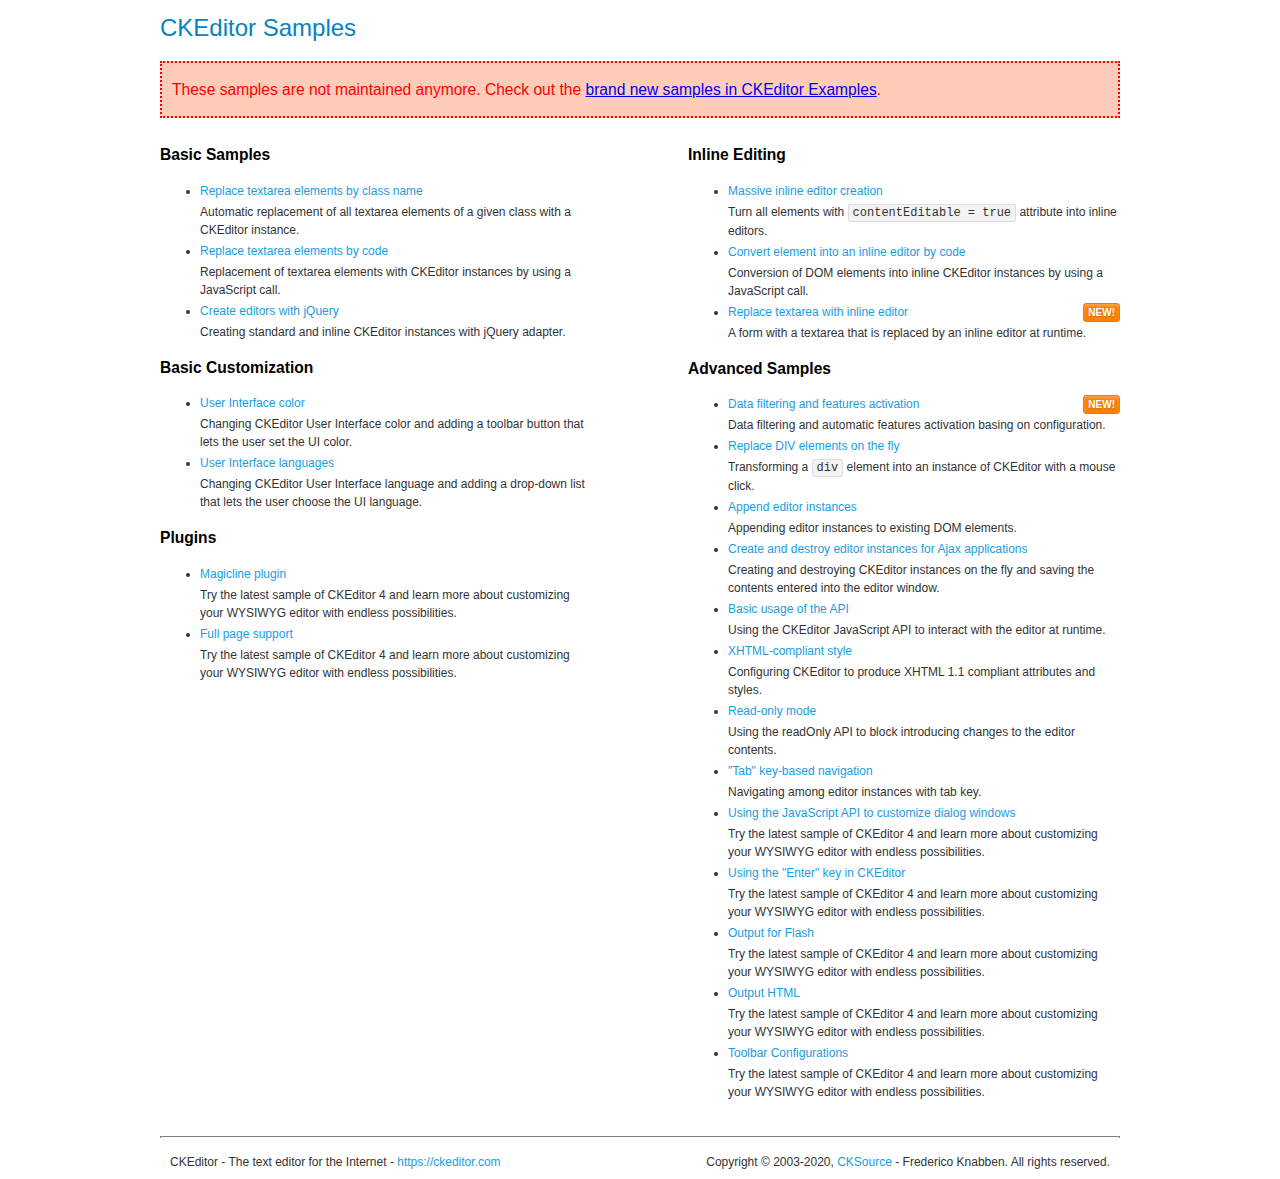
<file: The_final_project/src/main/webapp/resources/ckeditor/samples/old/index.html>
<!DOCTYPE html>
<!--
Copyright (c) 2003-2020, CKSource - Frederico Knabben. All rights reserved.
For licensing, see LICENSE.md or https://ckeditor.com/legal/ckeditor-oss-license
-->
<html lang="en">
<head>
	<meta charset="utf-8">
	<title>CKEditor Samples</title>
	<link rel="stylesheet" href="sample.css">
	<meta name="description" content="Try the latest sample of CKEditor 4 and learn more about customizing your WYSIWYG editor with endless possibilities.">
</head>
<body>
	<h1 class="samples">
		CKEditor Samples
	</h1>
	<div class="warning deprecated">
		These samples are not maintained anymore. Check out the <a href="https://ckeditor.com/docs/ckeditor4/latest/examples/index.html">brand new samples in CKEditor Examples</a>.
	</div>
	<div class="twoColumns">
		<div class="twoColumnsLeft">
			<h2 class="samples">
				Basic Samples
			</h2>
			<dl class="samples">
				<dt><a class="samples" href="replacebyclass.html">Replace textarea elements by class name</a></dt>
				<dd>Automatic replacement of all textarea elements of a given class with a CKEditor instance.</dd>

				<dt><a class="samples" href="replacebycode.html">Replace textarea elements by code</a></dt>
				<dd>Replacement of textarea elements with CKEditor instances by using a JavaScript call.</dd>

				<dt><a class="samples" href="jquery.html">Create editors with jQuery</a></dt>
				<dd>Creating standard and inline CKEditor instances with jQuery adapter.</dd>
			</dl>

			<h2 class="samples">
				Basic Customization
			</h2>
			<dl class="samples">
				<dt><a class="samples" href="uicolor.html">User Interface color</a></dt>
				<dd>Changing CKEditor User Interface color and adding a toolbar button that lets the user set the UI color.</dd>

				<dt><a class="samples" href="uilanguages.html">User Interface languages</a></dt>
				<dd>Changing CKEditor User Interface language and adding a drop-down list that lets the user choose the UI language.</dd>
			</dl>


			<h2 class="samples">Plugins</h2>
<dl class="samples">
<dt><a class="samples" href="magicline/magicline.html">Magicline plugin</a></dt>
<dd>Try the latest sample of CKEditor 4 and learn more about customizing your WYSIWYG editor with endless possibilities.</dd>

<dt><a class="samples" href="wysiwygarea/fullpage.html">Full page support</a></dt>
<dd>Try the latest sample of CKEditor 4 and learn more about customizing your WYSIWYG editor with endless possibilities.</dd>
</dl>
		</div>
		<div class="twoColumnsRight">
			<h2 class="samples">
				Inline Editing
			</h2>
			<dl class="samples">
				<dt><a class="samples" href="inlineall.html">Massive inline editor creation</a></dt>
				<dd>Turn all elements with <code>contentEditable = true</code> attribute into inline editors.</dd>

				<dt><a class="samples" href="inlinebycode.html">Convert element into an inline editor by code</a></dt>
				<dd>Conversion of DOM elements into inline CKEditor instances by using a JavaScript call.</dd>

				<dt><a class="samples" href="inlinetextarea.html">Replace textarea with inline editor</a> <span class="new">New!</span></dt>
				<dd>A form with a textarea that is replaced by an inline editor at runtime.</dd>

				
			</dl>

			<h2 class="samples">
				Advanced Samples
			</h2>
			<dl class="samples">
				<dt><a class="samples" href="datafiltering.html">Data filtering and features activation</a> <span class="new">New!</span></dt>
				<dd>Data filtering and automatic features activation basing on configuration.</dd>

				<dt><a class="samples" href="divreplace.html">Replace DIV elements on the fly</a></dt>
				<dd>Transforming a <code>div</code> element into an instance of CKEditor with a mouse click.</dd>

				<dt><a class="samples" href="appendto.html">Append editor instances</a></dt>
				<dd>Appending editor instances to existing DOM elements.</dd>

				<dt><a class="samples" href="ajax.html">Create and destroy editor instances for Ajax applications</a></dt>
				<dd>Creating and destroying CKEditor instances on the fly and saving the contents entered into the editor window.</dd>

				<dt><a class="samples" href="api.html">Basic usage of the API</a></dt>
				<dd>Using the CKEditor JavaScript API to interact with the editor at runtime.</dd>

				<dt><a class="samples" href="xhtmlstyle.html">XHTML-compliant style</a></dt>
				<dd>Configuring CKEditor to produce XHTML 1.1 compliant attributes and styles.</dd>

				<dt><a class="samples" href="readonly.html">Read-only mode</a></dt>
				<dd>Using the readOnly API to block introducing changes to the editor contents.</dd>

				<dt><a class="samples" href="tabindex.html">"Tab" key-based navigation</a></dt>
				<dd>Navigating among editor instances with tab key.</dd>


				
<dt><a class="samples" href="dialog/dialog.html">Using the JavaScript API to customize dialog windows</a></dt>
<dd>Try the latest sample of CKEditor 4 and learn more about customizing your WYSIWYG editor with endless possibilities.</dd>

<dt><a class="samples" href="enterkey/enterkey.html">Using the &quot;Enter&quot; key in CKEditor</a></dt>
<dd>Try the latest sample of CKEditor 4 and learn more about customizing your WYSIWYG editor with endless possibilities.</dd>

<dt><a class="samples" href="htmlwriter/outputforflash.html">Output for Flash</a></dt>
<dd>Try the latest sample of CKEditor 4 and learn more about customizing your WYSIWYG editor with endless possibilities.</dd>

<dt><a class="samples" href="htmlwriter/outputhtml.html">Output HTML</a></dt>
<dd>Try the latest sample of CKEditor 4 and learn more about customizing your WYSIWYG editor with endless possibilities.</dd>

<dt><a class="samples" href="toolbar/toolbar.html">Toolbar Configurations</a></dt>
<dd>Try the latest sample of CKEditor 4 and learn more about customizing your WYSIWYG editor with endless possibilities.</dd>

			</dl>
		</div>
	</div>
	<div id="footer">
		<hr>
		<p>
			CKEditor - The text editor for the Internet - <a class="samples" href="https://ckeditor.com/">https://ckeditor.com</a>
		</p>
		<p id="copy">
			Copyright &copy; 2003-2020, <a class="samples" href="https://cksource.com/">CKSource</a> - Frederico Knabben. All rights reserved.
		</p>
	</div>
</body>
</html>
</file>
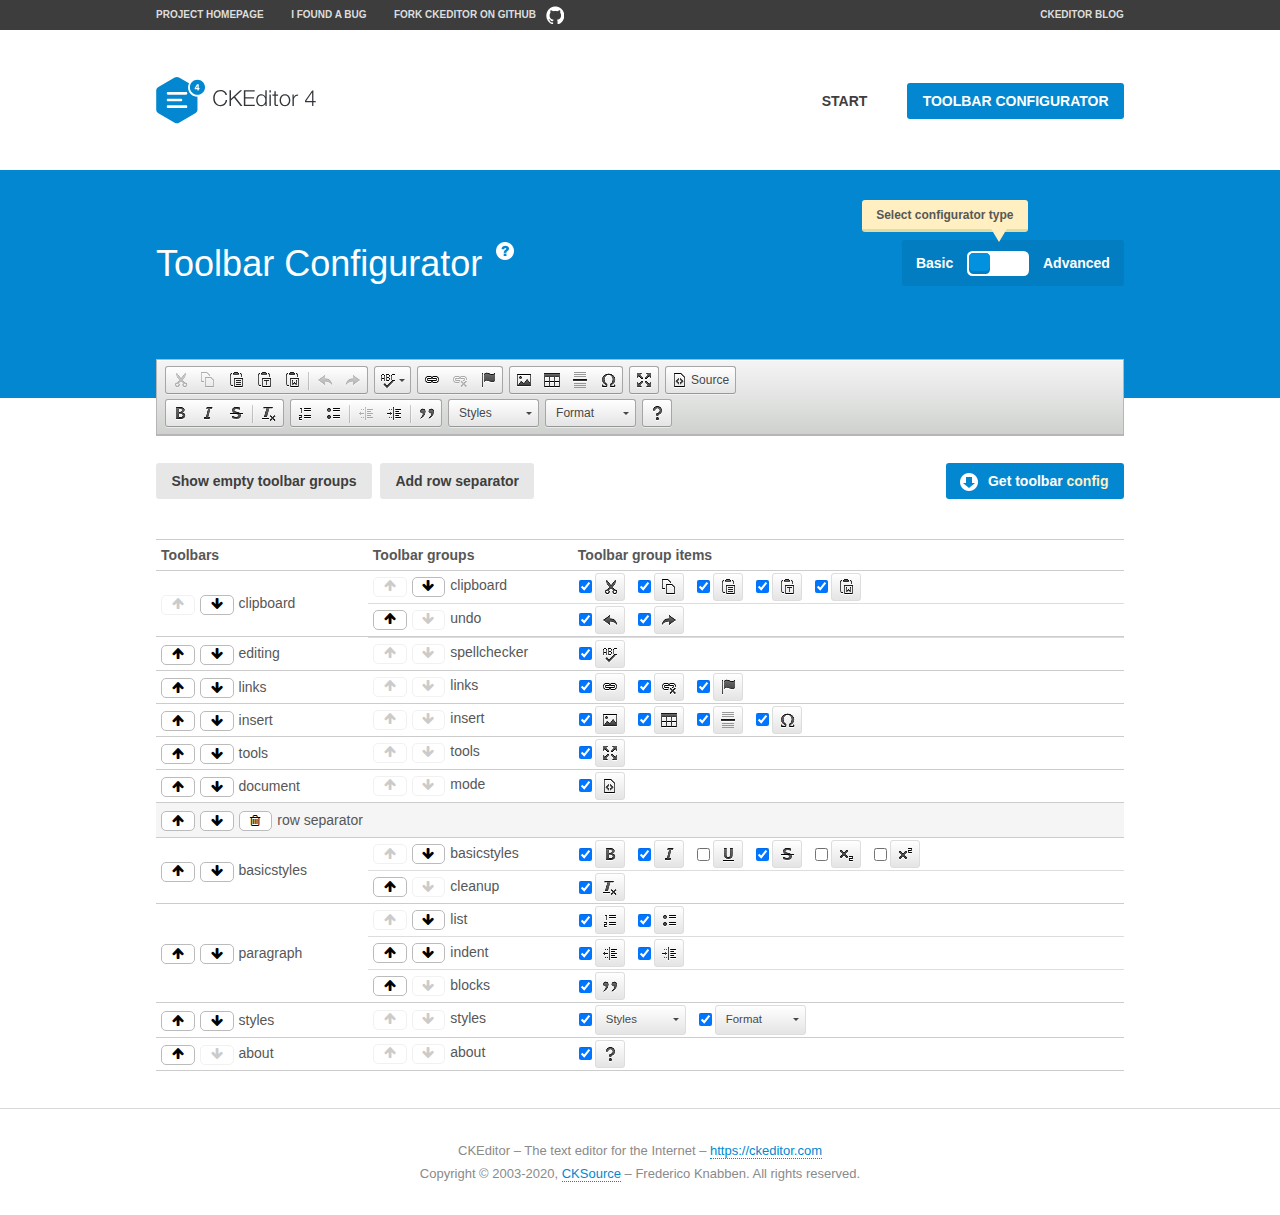
<file: The_final_project/src/main/webapp/resources/ckeditor/samples/toolbarconfigurator/index.html>
<!DOCTYPE html>
<!--
Copyright (c) 2003-2020, CKSource - Frederico Knabben. All rights reserved.
For licensing, see LICENSE.md or https://ckeditor.com/legal/ckeditor-oss-license
-->
<!--[if IE 8]><html class="ie8"><![endif]-->
<!--[if gt IE 8]><html><![endif]-->
<!--[if !IE]><!--><html lang="en"><!--<![endif]-->
<head>
	<meta charset="utf-8">
	<title>Toolbar Configurator</title>
	<script src="../../ckeditor.js"></script>
	<script>
		if ( CKEDITOR.env.ie && CKEDITOR.env.version < 9 )
			CKEDITOR.tools.enableHtml5Elements( document );
	</script>
	<link rel="stylesheet" href="lib/codemirror/codemirror.css">
	<link rel="stylesheet" href="lib/codemirror/show-hint.css">
	<link rel="stylesheet" href="lib/codemirror/neo.css">
	<link rel="stylesheet" href="css/fontello.css">
	<link rel="stylesheet" href="../css/samples.css">
	<meta name="description" content="Try the latest sample of CKEditor 4 and learn more about customizing your WYSIWYG editor with endless possibilities.">
</head>
<body id="toolbar">

<nav class="navigation-a">
	<div class="grid-container">
		<ul class="navigation-a-left grid-width-70">
			<li><a href="https://ckeditor.com/ckeditor-4/">Project Homepage</a></li>
			<li><a href="https://github.com/ckeditor/ckeditor4/issues">I found a bug</a></li>
			<li><a href="https://github.com/ckeditor/ckeditor4" class="icon-pos-right icon-navigation-a-github">Fork CKEditor on GitHub</a></li>
		</ul>
		<ul class="navigation-a-right grid-width-30">
			<li><a href="https://ckeditor.com/blog/">CKEditor Blog</a></li>
		</ul>
	</div>
</nav>

<header class="header-a">
	<div class="grid-container">
		<h1 class="header-a-logo grid-width-30">
			<a href="../index.html"><img src="../img/logo.svg" onerror="this.src='../img/logo.png'; this.onerror=null;" alt="CKEditor Logo"></a>
		</h1>
		<nav class="navigation-b grid-width-70">
			<ul>
				<li><a href="../index.html"  class="button-a">Start</a></li>
				<li><a href="index.html"  class="button-a button-a-background">Toolbar configurator</a></li>
			</ul>
		</nav>
	</div>
</header>

<main>
	<div class="adjoined-top">
		<div class="grid-container">
			<div class="content grid-width-100">
				<div class="grid-container-nested">
					<h1 class="grid-width-60">
						Toolbar Configurator
						<a href="#help-content" type="button" title="Configurator help" id="help" class="button-a button-a-background button-a-no-text icon-pos-left icon-question-mark">Help</a>
					</h1>

					<div class="grid-width-40 grid-switch-magic">
						<div class="switch">
							<span class="balloon-a balloon-a-se">Select configurator type</span>
							<input type="radio" name="radio" data-num="1" id="radio-basic" />
							<input type="radio" name="radio" data-num="2" id="radio-advanced" />
							<label data-for="1" for="radio-basic">Basic</label>
							<span class="switch-inner">
								<span class="handler"></span>
							</span>
							<label data-for="2" for="radio-advanced">Advanced</label>
						</div>
					</div>
				</div>
			</div>
		</div>
	</div>
	<div class="adjoined-bottom">
		<div class="grid-container">
			<div class="grid-width-100">
				<div class="editors-container">
					<div id="editor-basic"></div>
					<div id="editor-advanced"></div>
				</div>
			</div>
		</div>
	</div>

	<div class="grid-container configurator">
		<div class="content grid-width-100">
			<div class="configurator">
				<div>
					<div id="toolbarModifierWrapper"></div>
				</div>
			</div>
		</div>
	</div>

	<div id="help-content">
		<div class="grid-container">
			<div class="grid-width-100">
				<h2>What Am I Doing Here?</h2>

				<div class="grid-container grid-container-nested">
					<div class="basic">
						<div class="grid-width-50">
							<p>Arrange <a href="https://ckeditor.com/docs/ckeditor4/latest/api/CKEDITOR_config.html#cfg-toolbarGroups">toolbar groups</a>, toggle <a href="https://ckeditor.com/docs/ckeditor4/latest/api/CKEDITOR_config.html#cfg-removeButtons">button visibility</a> according to your needs and get your toolbar configuration.</p>
							<p>You can replace the content of the <a href="../../config.js"><code>config.js</code></a> file with the generated configuration. If you already set some configuration options you will need to merge both configurations.</p>
						</div>
						<div class="grid-width-50">
							<p>Read more about different ways of <a href="https://ckeditor.com/docs/ckeditor4/latest/guide/dev_configuration.html">setting configuration</a> and do not forget about <strong>clearing browser cache</strong>.</p>
							<p>Arranging toolbar groups is the recommended way of configuring the toolbar, but if you need more freedom you can use the <a href="#advanced">advanced configurator</a>.</p>
						</div>
					</div>
					<div class="advanced" style="display: none;">
						<div class="grid-width-50">
							<p>With this code editor you can edit your <a href="https://ckeditor.com/docs/ckeditor4/latest/api/CKEDITOR_config.html#cfg-toolbar">toolbar configuration</a> live.</p>
							<p>You can replace the content of the <a href="../../config.js"><code>config.js</code></a> file with the generated configuration. If you already set some configuration options you will need to merge both configurations.</p>
						</div>
						<div class="grid-width-50">
							<p>Read more about different ways of <a href="https://ckeditor.com/docs/ckeditor4/latest/guide/dev_configuration.html">setting configuration</a> and do not forget about <strong>clearing browser cache</strong>.</p>
						</div>
					</div>
				</div>

				<p class="grid-container grid-container-nested">
					<button type="button" class="help-content-close grid-width-100 button-a button-a-background">Got it. Let's play!</button>
				</p>
			</div>
		</div>
	</div>
</main>

<footer class="footer-a grid-container">
	<p class="grid-width-100">
		CKEditor &ndash; The text editor for the Internet &ndash; <a class="samples" href="https://ckeditor.com/">https://ckeditor.com</a>
	</p>
	<p class="grid-width-100" id="copy">
		Copyright &copy; 2003-2020, <a class="samples" href="https://cksource.com/">CKSource</a> &ndash; Frederico Knabben. All rights reserved.
	</p>
</footer>

<script src="lib/codemirror/codemirror.js"></script>
<script src="lib/codemirror/javascript.js"></script>
<script src="lib/codemirror/show-hint.js"></script>

<script src="js/fulltoolbareditor.js"></script>
<script src="js/abstracttoolbarmodifier.js"></script>
<script src="js/toolbarmodifier.js"></script>
<script src="js/toolbartextmodifier.js"></script>
<script src="../js/sf.js"></script>

<script>
	( function() {
		'use strict';

		var mode = ( window.location.hash.substr( 1 ) === 'advanced' ) ? 'advanced' : 'basic',
			configuratorSection = CKEDITOR.document.findOne( 'main > .grid-container.configurator' ),
			basicInstruction = CKEDITOR.document.findOne( '#help-content .basic' ),
			advancedInstruction = CKEDITOR.document.findOne( '#help-content .advanced' ),

			// Configurator mode switcher.
			modeSwitchBasic = CKEDITOR.document.getById( 'radio-basic' ),
			modeSwitchAdvanced = CKEDITOR.document.getById( 'radio-advanced' );

		// Initial setup
		function updateSwitcher() {
			if ( mode === 'advanced' ) {
				modeSwitchAdvanced.$.checked = true;
			} else {
				modeSwitchBasic.$.checked = true;
			}
		}

		updateSwitcher();

		CKEDITOR.document.getWindow().on( 'hashchange', function( e ) {
			var hash = window.location.hash.substr( 1 );
			if ( !( hash === 'advanced' || hash === 'basic' ) ) {
				return;
			}
			mode = hash;
			onToolbarsDone( mode );
		} );

		CKEDITOR.document.getWindow().on( 'resize', function() {
			updateToolbar( ( mode === 'basic' ? toolbarModifier : toolbarTextModifier )[ 'editorInstance' ] );
		} );

		function onRefresh( modifier ) {
			modifier = modifier || this;

			if ( mode === 'basic' && modifier instanceof ToolbarConfigurator.ToolbarTextModifier ) {
				return;
			}

			// CodeMirror container becomes visible, so we need to refresh and to avoid rendering problems.
			if ( mode === 'advanced' && modifier instanceof ToolbarConfigurator.ToolbarTextModifier ) {
				modifier.codeContainer.refresh();
			}

			updateToolbar( modifier.editorInstance );
		}

		function updateToolbar( editor ) {
			var editorContainer = editor.container;

			// Not always editor is loaded.
			if ( !editorContainer ) {
				return;
			}

			var displayStyle = editorContainer.getStyle( 'display' );

			editorContainer.setStyle( 'display', 'block' );

			var newHeight = editorContainer.getSize( 'height' );

			var newMarginTop = parseInt( editorContainer.getComputedStyle( 'margin-top' ), 10 );
			newMarginTop = ( isNaN( newMarginTop ) ? 0 : Number( newMarginTop ) );

			var newMarginBottom = parseInt( editorContainer.getComputedStyle( 'margin-bottom' ), 10 );
			newMarginBottom = ( isNaN( newMarginBottom ) ? 0 : Number( newMarginBottom ) );

			var result = newHeight + newMarginTop + newMarginBottom;

			editorContainer.setStyle( 'display', displayStyle );

			editor.container.getAscendant( 'div' ).setStyle( 'height', result + 'px' );
		}

		var toolbarModifier = new ToolbarConfigurator.ToolbarModifier( 'editor-basic' );

		var done = 0;
		toolbarModifier.init( onToolbarInit );
		toolbarModifier.onRefresh = onRefresh;

		CKEDITOR.document.getById( 'toolbarModifierWrapper' ).append( toolbarModifier.mainContainer );

		var toolbarTextModifier = new ToolbarConfigurator.ToolbarTextModifier( 'editor-advanced' );
		toolbarTextModifier.init( onToolbarInit );
		toolbarTextModifier.onRefresh = onRefresh;

		function onToolbarInit() {
			if ( ++done === 2 ) {
				onToolbarsDone();

				positionSticky.watch( CKEDITOR.document.findOne( '.toolbar' ), function() {
					return mode === 'advanced';
				} );
			}
		}

		function onToolbarsDone() {
			if ( mode === 'basic' ) {
				toggleModeBasic( false );
			} else {
				toggleModeAdvanced( false );
			}

			updateSwitcher();

			setTimeout( function() {
				CKEDITOR.document.findOne( '.editors-container' ).addClass( 'active' );
				CKEDITOR.document.findOne( '#toolbarModifierWrapper' ).addClass( 'active' );
			}, 200 );
		}

		CKEDITOR.document.getById( 'toolbarModifierWrapper' ).append( toolbarTextModifier.mainContainer );

		function toogleModeSwitch( onElement, offElement, onModifier, offModifier ) {
			onElement.addClass( 'fancy-button-active' );
			offElement.removeClass( 'fancy-button-active' );

			onModifier.showUI();
			offModifier.hideUI();
		}

		function toggleModeBasic( callOnRefresh ) {
			callOnRefresh = ( callOnRefresh !== false );
			mode = 'basic';
			window.location.hash = '#basic';
			toogleModeSwitch( modeSwitchBasic, modeSwitchAdvanced, toolbarModifier, toolbarTextModifier );

			configuratorSection.removeClass( 'freed-width' );
			basicInstruction.show();
			advancedInstruction.hide();

			callOnRefresh && onRefresh( toolbarModifier );
		}

		function toggleModeAdvanced( callOnRefresh ) {
			callOnRefresh = ( callOnRefresh !== false );
			mode = 'advanced';
			window.location.hash = '#advanced';
			toogleModeSwitch( modeSwitchAdvanced, modeSwitchBasic, toolbarTextModifier, toolbarModifier );

			configuratorSection.addClass( 'freed-width' );
			advancedInstruction.show();
			basicInstruction.hide();

			callOnRefresh && onRefresh( toolbarTextModifier );
		}

		modeSwitchBasic.on( 'click', toggleModeBasic );
		modeSwitchAdvanced.on( 'click', toggleModeAdvanced );

		//
		// Position:sticky for the toolbar.
		//

		// Will make elements behave like they were styled with position:sticky.
		var positionSticky = {
			// Store object: {
			// 		element: CKEDITOR.dom.element, // Element which will float.
			// 		placeholder: CKEDITOR.dom.element, // Placeholder which is place to prevent page bounce.
			// 		isFixed: boolean // Whether element float now.
			// }
			watched: [],

			active: [],

			staticContainer: null,

			init: function() {
				var element = CKEDITOR.dom.element.createFromHtml(
					'<div class="staticContainer">' +
						'<div class="grid-container" >' +
							'<div class="grid-width-100">' +
								'<div class="inner"></div>' +
							'</div>' +
						'</div>' +
					'</div>' );

				this.staticContainer = element.findOne( '.inner' );

				CKEDITOR.document.getBody().append( element );
			},

			watch: function( element, preventFunc ) {
				this.watched.push( {
					element: element,
					placeholder: new CKEDITOR.dom.element( 'div' ),
					isFixed: false,
					preventFunc: preventFunc
				} );
			},

			checkAll: function() {
				for ( var i = 0; i < this.watched.length; i++ ) {
					this.check( this.watched[ i ] );
				}
			},

			check: function( element ) {
				var isFixed = element.isFixed;
				var shouldBeFixed = this.shouldBeFixed( element );

				// Nothing to be done.
				if ( isFixed === shouldBeFixed ) {
					return;
				}

				var placeholder = element.placeholder;

				if ( isFixed ) {
					// Unfixing.

					element.element.insertBefore( placeholder );
					placeholder.remove();

					element.element.removeStyle( 'margin' );

					this.active.splice( CKEDITOR.tools.indexOf( this.active, element ), 1 );

				} else {
					// Fixing.
					placeholder.setStyle( 'width', element.element.getSize( 'width' ) + 'px' );
					placeholder.setStyle( 'height', element.element.getSize( 'height' ) + 'px' );
					placeholder.setStyle( 'margin-bottom', element.element.getComputedStyle( 'margin-bottom' ) );
					placeholder.setStyle( 'display', element.element.getComputedStyle( 'display' ) );
					placeholder.insertAfter( element.element );

					this.staticContainer.append( element.element );

					this.active.push( element );
				}

				element.isFixed = !element.isFixed;
			},

			shouldBeFixed: function( element ) {
				if ( element.preventFunc && element.preventFunc() ) {
					return false;
				}

				// If element is already fixed we are checking it's placeholder.
				var related = ( element.isFixed ? element.placeholder : element.element ),
					clientRect = related.$.getBoundingClientRect(),
					staticHeight = this.staticContainer.getSize('height' ),
					elemHeight = element.element.getSize( 'height' );

				if ( element.isFixed ) {
					return ( clientRect.top + elemHeight < staticHeight );
				} else {
					return ( clientRect.top < staticHeight );
				}
			}
		};

		positionSticky.init();

		CKEDITOR.document.getWindow().on( 'scroll',
			CKEDITOR.tools.eventsBuffer( 100, positionSticky.checkAll, positionSticky ).input
		);

		// Make the toolbar sticky.
		positionSticky.watch( CKEDITOR.document.findOne( '.editors-container' ) );

		// Help button and help-content.
		( function() {
			var helpButton = CKEDITOR.document.getById( 'help' ),
				helpContent = CKEDITOR.document.getById( 'help-content' );

			// Don't show help button on IE8 because it's unsupported by Pico Modal.
			if ( CKEDITOR.env.ie && CKEDITOR.env.version == 8 ) {
				helpButton.hide();
			} else {
				// Display help modal when the button is clicked.
				helpButton.on( 'click', function( evt ) {
					SF.modal( {
						// Clone modal content from DOM.
						content: helpContent.getHtml(),

						afterCreate: function( modal ) {
							// Enable modal content button to close the modal.
							new CKEDITOR.dom.element( modal.modalElem() ).findOne( '.help-content-close' ).once( 'click', modal.close );
						}
					} ).show();
				} );
			}
		} )();
	} )();
</script>
</body>
</html>
</file>
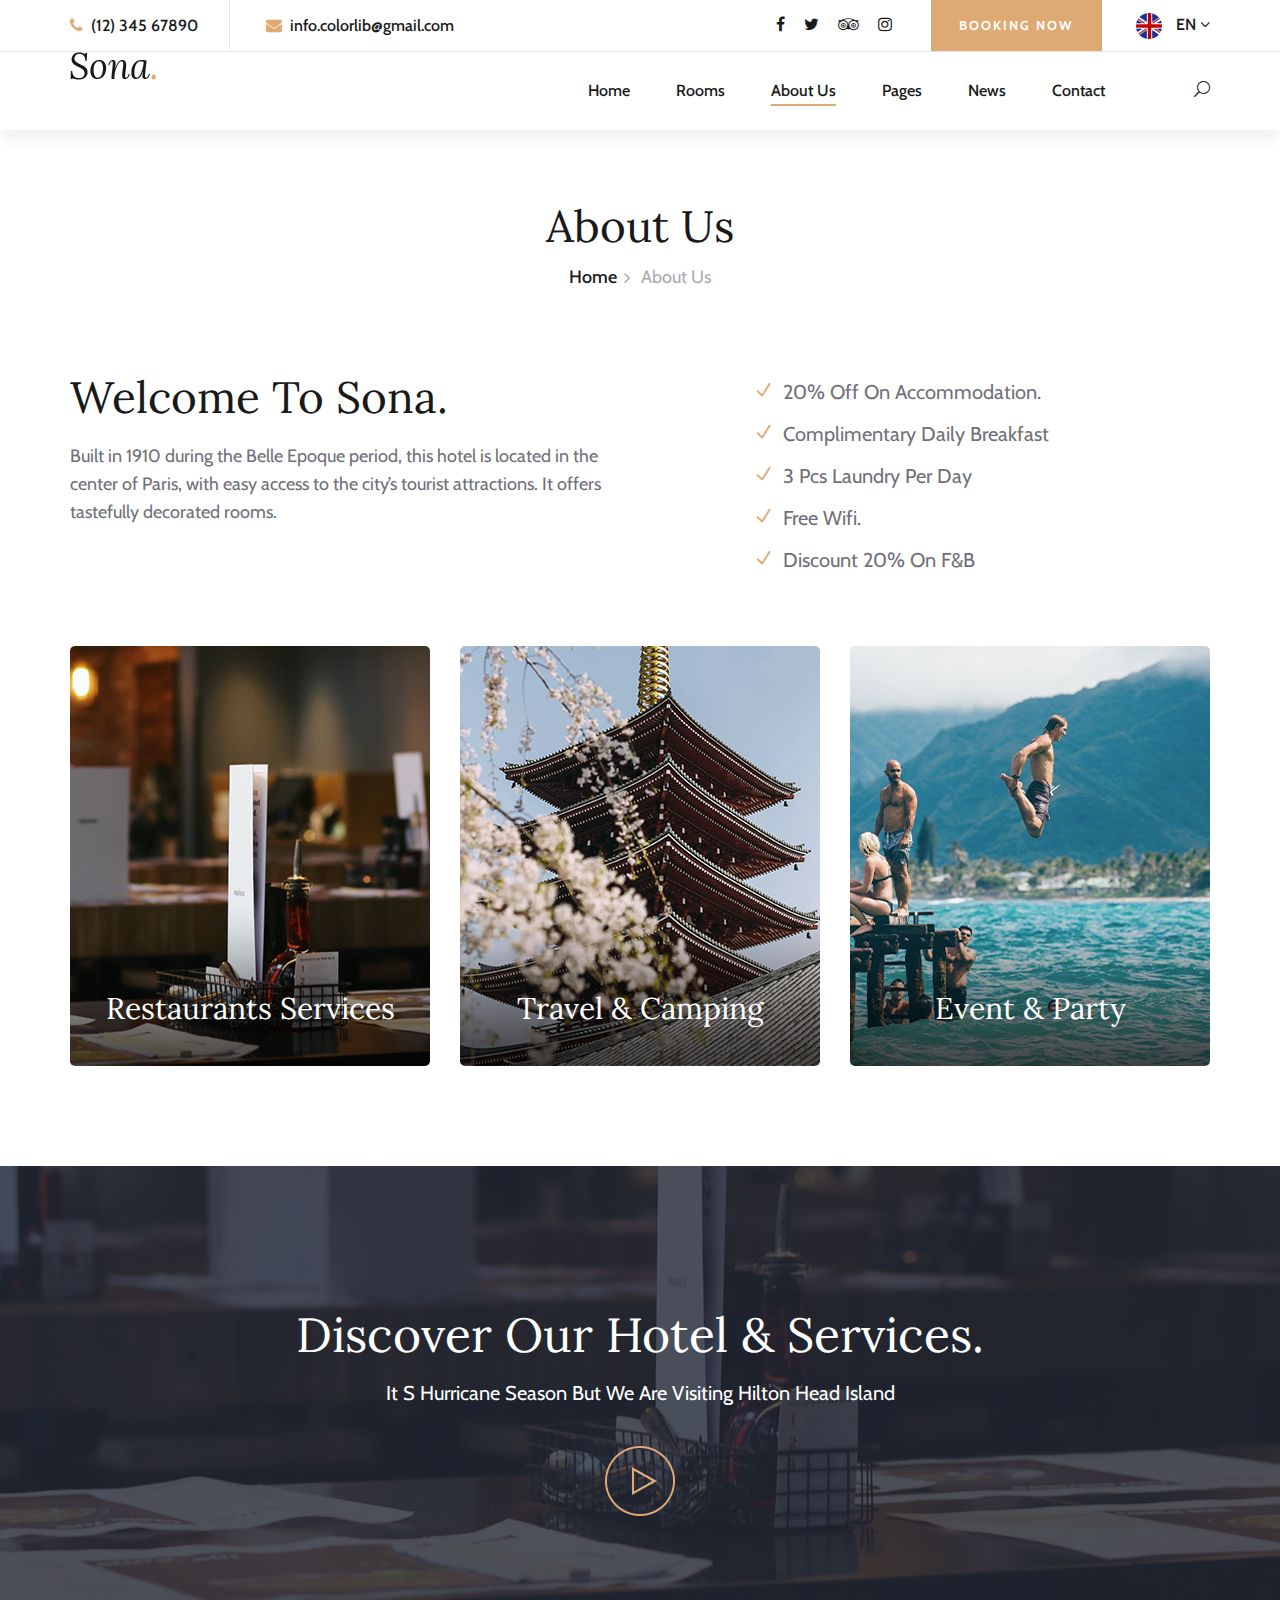
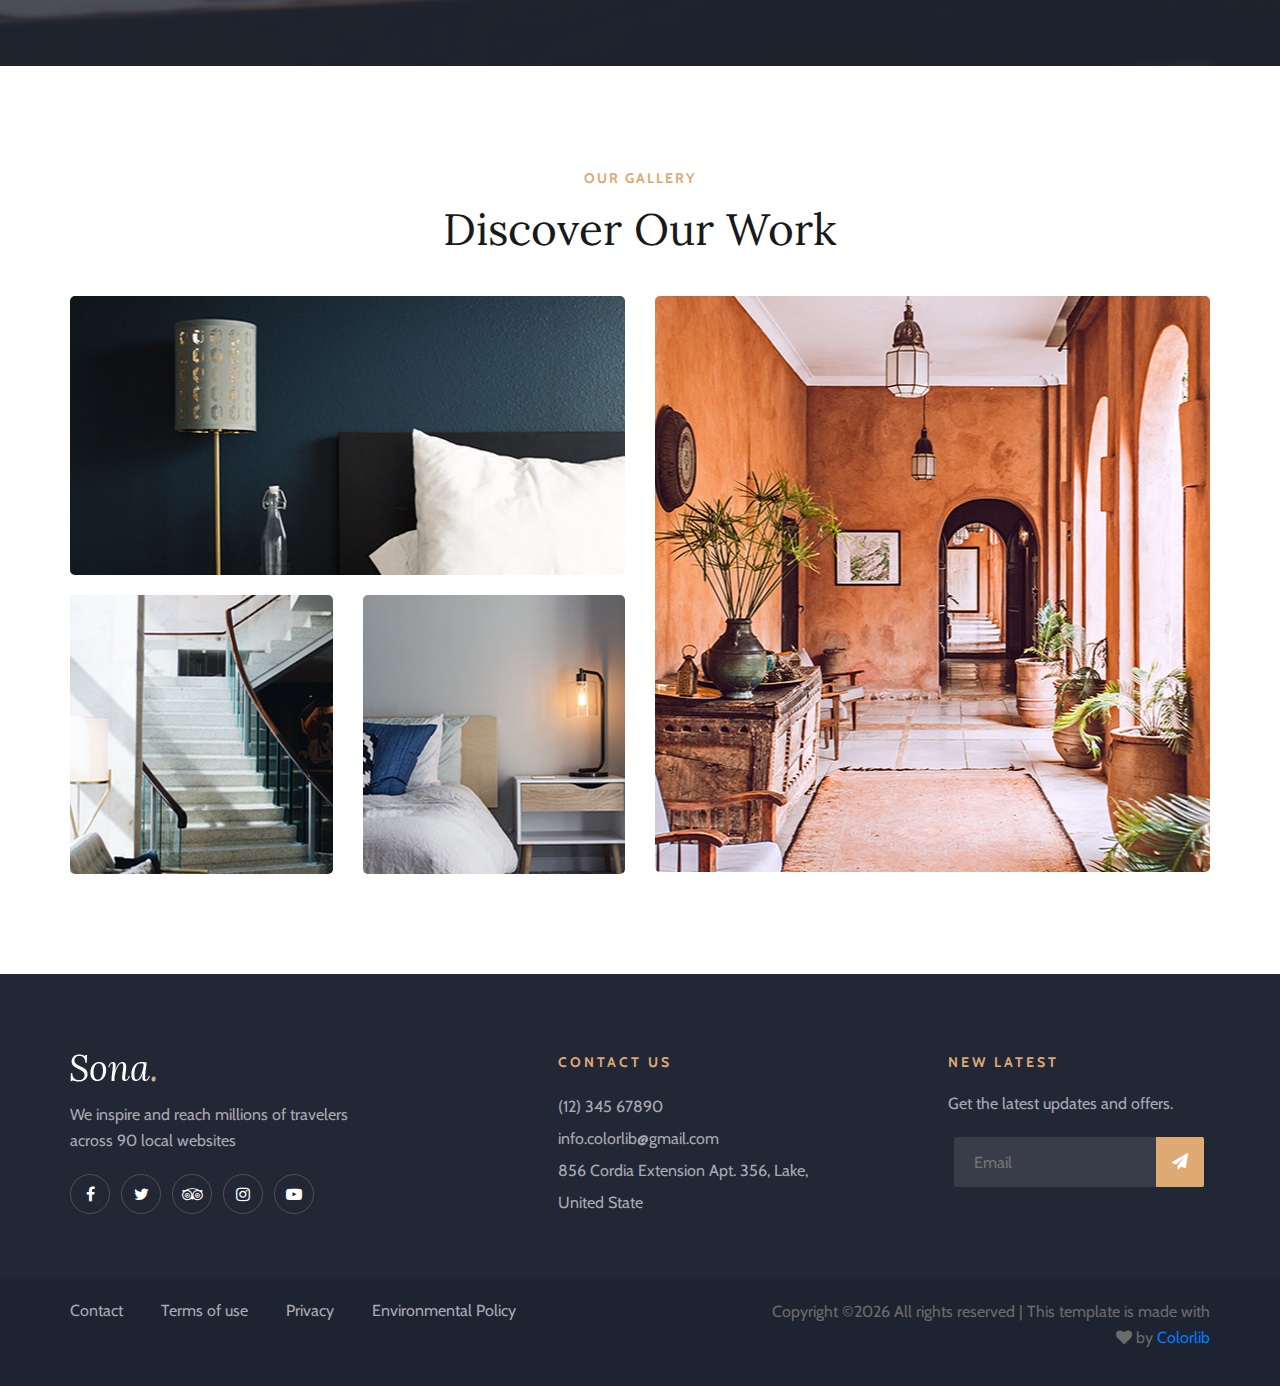
<file: sona-master/about-us.html>
<!DOCTYPE html>
<html lang="zxx">

<head>
    <meta charset="UTF-8">
    <meta name="description" content="Sona Template">
    <meta name="keywords" content="Sona, unica, creative, html">
    <meta name="viewport" content="width=device-width, initial-scale=1.0">
    <meta http-equiv="X-UA-Compatible" content="ie=edge">
    <title>Sona | Template</title>

    <!-- Google Font -->
    <link href="https://fonts.googleapis.com/css?family=Lora:400,700&display=swap" rel="stylesheet">
    <link href="https://fonts.googleapis.com/css?family=Cabin:400,500,600,700&display=swap" rel="stylesheet">

    <!-- Css Styles -->
    <link rel="stylesheet" href="css/bootstrap.min.css" type="text/css">
    <link rel="stylesheet" href="css/font-awesome.min.css" type="text/css">
    <link rel="stylesheet" href="css/elegant-icons.css" type="text/css">
    <link rel="stylesheet" href="css/flaticon.css" type="text/css">
    <link rel="stylesheet" href="css/owl.carousel.min.css" type="text/css">
    <link rel="stylesheet" href="css/nice-select.css" type="text/css">
    <link rel="stylesheet" href="css/jquery-ui.min.css" type="text/css">
    <link rel="stylesheet" href="css/magnific-popup.css" type="text/css">
    <link rel="stylesheet" href="css/slicknav.min.css" type="text/css">
    <link rel="stylesheet" href="css/style.css" type="text/css">
</head>

<body>
    <!-- Page Preloder -->
    <div id="preloder">
        <div class="loader"></div>
    </div>

    <!-- Offcanvas Menu Section Begin -->
    <div class="offcanvas-menu-overlay"></div>
    <div class="canvas-open">
        <i class="icon_menu"></i>
    </div>
    <div class="offcanvas-menu-wrapper">
        <div class="canvas-close">
            <i class="icon_close"></i>
        </div>
        <div class="search-icon search-switch">
            <i class="icon_search"></i>
        </div>
        <div class="header-configure-area">
            <div class="language-option">
                <img src="img/flag.jpg" alt="">
                <span>EN <i class="fa fa-angle-down"></i></span>
                <div class="flag-dropdown">
                    <ul>
                        <li><a href="#">Zi</a></li>
                        <li><a href="#">Fr</a></li>
                    </ul>
                </div>
            </div>
            <a href="#" class="bk-btn">Booking Now</a>
        </div>
        <nav class="mainmenu mobile-menu">
            <ul>
                <li class="active"><a href="./index.html">Home</a></li>
                <li><a href="./rooms.html">Rooms</a></li>
                <li><a href="./about-us.html">About Us</a></li>
                <li><a href="./pages.html">Pages</a>
                    <ul class="dropdown">
                        <li><a href="./room-details.html">Room Details</a></li>
                        <li><a href="./blog-details.html">Blog Details</a></li>
                        <li><a href="#">Family Room</a></li>
                        <li><a href="#">Premium Room</a></li>
                    </ul>
                </li>
                <li><a href="./blog.html">News</a></li>
                <li><a href="./contact.html">Contact</a></li>
            </ul>
        </nav>
        <div id="mobile-menu-wrap"></div>
        <div class="top-social">
            <a href="#"><i class="fa fa-facebook"></i></a>
            <a href="#"><i class="fa fa-twitter"></i></a>
            <a href="#"><i class="fa fa-tripadvisor"></i></a>
            <a href="#"><i class="fa fa-instagram"></i></a>
        </div>
        <ul class="top-widget">
            <li><i class="fa fa-phone"></i> (12) 345 67890</li>
            <li><i class="fa fa-envelope"></i> info.colorlib@gmail.com</li>
        </ul>
    </div>
    <!-- Offcanvas Menu Section End -->

    <!-- Header Section Begin -->
    <header class="header-section header-normal">
        <div class="top-nav">
            <div class="container">
                <div class="row">
                    <div class="col-lg-6">
                        <ul class="tn-left">
                            <li><i class="fa fa-phone"></i> (12) 345 67890</li>
                            <li><i class="fa fa-envelope"></i> info.colorlib@gmail.com</li>
                        </ul>
                    </div>
                    <div class="col-lg-6">
                        <div class="tn-right">
                            <div class="top-social">
                                <a href="#"><i class="fa fa-facebook"></i></a>
                                <a href="#"><i class="fa fa-twitter"></i></a>
                                <a href="#"><i class="fa fa-tripadvisor"></i></a>
                                <a href="#"><i class="fa fa-instagram"></i></a>
                            </div>
                            <a href="#" class="bk-btn">Booking Now</a>
                            <div class="language-option">
                                <img src="img/flag.jpg" alt="">
                                <span>EN <i class="fa fa-angle-down"></i></span>
                                <div class="flag-dropdown">
                                    <ul>
                                        <li><a href="#">Zi</a></li>
                                        <li><a href="#">Fr</a></li>
                                    </ul>
                                </div>
                            </div>
                        </div>
                    </div>
                </div>
            </div>
        </div>
        <div class="menu-item">
            <div class="container">
                <div class="row">
                    <div class="col-lg-2">
                        <div class="logo">
                            <a href="./index.html">
                                <img src="img/logo.png" alt="">
                            </a>
                        </div>
                    </div>
                    <div class="col-lg-10">
                        <div class="nav-menu">
                            <nav class="mainmenu">
                                <ul>
                                    <li><a href="./index.html">Home</a></li>
                                    <li><a href="./rooms.html">Rooms</a></li>
                                    <li class="active"><a href="./about-us.html">About Us</a></li>
                                    <li><a href="./pages.html">Pages</a>
                                        <ul class="dropdown">
                                            <li><a href="./room-details.html">Room Details</a></li>
                                            <li><a href="./blog-details.html">Blog Details</a></li>
                                            <li><a href="#">Family Room</a></li>
                                            <li><a href="#">Premium Room</a></li>
                                        </ul>
                                    </li>
                                    <li><a href="./blog.html">News</a></li>
                                    <li><a href="./contact.html">Contact</a></li>
                                </ul>
                            </nav>
                            <div class="nav-right search-switch">
                                <i class="icon_search"></i>
                            </div>
                        </div>
                    </div>
                </div>
            </div>
        </div>
    </header>
    <!-- Header End -->

    <!-- Breadcrumb Section Begin -->
    <div class="breadcrumb-section">
        <div class="container">
            <div class="row">
                <div class="col-lg-12">
                    <div class="breadcrumb-text">
                        <h2>About Us</h2>
                        <div class="bt-option">
                            <a href="./index.html">Home</a>
                            <span>About Us</span>
                        </div>
                    </div>
                </div>
            </div>
        </div>
    </div>
    <!-- Breadcrumb Section End -->

    <!-- About Us Page Section Begin -->
    <section class="aboutus-page-section spad">
        <div class="container">
            <div class="about-page-text">
                <div class="row">
                    <div class="col-lg-6">
                        <div class="ap-title">
                            <h2>Welcome To Sona.</h2>
                            <p>Built in 1910 during the Belle Epoque period, this hotel is located in the center of
                                Paris, with easy access to the city’s tourist attractions. It offers tastefully
                                decorated rooms.</p>
                        </div>
                    </div>
                    <div class="col-lg-5 offset-lg-1">
                        <ul class="ap-services">
                            <li><i class="icon_check"></i> 20% Off On Accommodation.</li>
                            <li><i class="icon_check"></i> Complimentary Daily Breakfast</li>
                            <li><i class="icon_check"></i> 3 Pcs Laundry Per Day</li>
                            <li><i class="icon_check"></i> Free Wifi.</li>
                            <li><i class="icon_check"></i> Discount 20% On F&B</li>
                        </ul>
                    </div>
                </div>
            </div>
            <div class="about-page-services">
                <div class="row">
                    <div class="col-md-4">
                        <div class="ap-service-item set-bg" data-setbg="img/about/about-p1.jpg">
                            <div class="api-text">
                                <h3>Restaurants Services</h3>
                            </div>
                        </div>
                    </div>
                    <div class="col-md-4">
                        <div class="ap-service-item set-bg" data-setbg="img/about/about-p2.jpg">
                            <div class="api-text">
                                <h3>Travel & Camping</h3>
                            </div>
                        </div>
                    </div>
                    <div class="col-md-4">
                        <div class="ap-service-item set-bg" data-setbg="img/about/about-p3.jpg">
                            <div class="api-text">
                                <h3>Event & Party</h3>
                            </div>
                        </div>
                    </div>
                </div>
            </div>
        </div>
    </section>
    <!-- About Us Page Section End -->

    <!-- Video Section Begin -->
    <section class="video-section set-bg" data-setbg="img/video-bg.jpg">
        <div class="container">
            <div class="row">
                <div class="col-lg-12">
                    <div class="video-text">
                        <h2>Discover Our Hotel & Services.</h2>
                        <p>It S Hurricane Season But We Are Visiting Hilton Head Island</p>
                        <a href="https://www.youtube.com/watch?v=EzKkl64rRbM" class="play-btn video-popup"><img
                                src="img/play.png" alt=""></a>
                    </div>
                </div>
            </div>
        </div>
    </section>
    <!-- Video Section End -->

    <!-- Gallery Section Begin -->
    <section class="gallery-section spad">
        <div class="container">
            <div class="row">
                <div class="col-lg-12">
                    <div class="section-title">
                        <span>Our Gallery</span>
                        <h2>Discover Our Work</h2>
                    </div>
                </div>
            </div>
            <div class="row">
                <div class="col-lg-6">
                    <div class="gallery-item set-bg" data-setbg="img/gallery/gallery-1.jpg">
                        <div class="gi-text">
                            <h3>Room Luxury</h3>
                        </div>
                    </div>
                    <div class="row">
                        <div class="col-sm-6">
                            <div class="gallery-item set-bg" data-setbg="img/gallery/gallery-3.jpg">
                                <div class="gi-text">
                                    <h3>Room Luxury</h3>
                                </div>
                            </div>
                        </div>
                        <div class="col-sm-6">
                            <div class="gallery-item set-bg" data-setbg="img/gallery/gallery-4.jpg">
                                <div class="gi-text">
                                    <h3>Room Luxury</h3>
                                </div>
                            </div>
                        </div>
                    </div>
                </div>
                <div class="col-lg-6">
                    <div class="gallery-item large-item set-bg" data-setbg="img/gallery/gallery-2.jpg">
                        <div class="gi-text">
                            <h3>Room Luxury</h3>
                        </div>
                    </div>
                </div>
            </div>
        </div>
    </section>
    <!-- Gallery Section End -->

    <!-- Footer Section Begin -->
    <footer class="footer-section">
        <div class="container">
            <div class="footer-text">
                <div class="row">
                    <div class="col-lg-4">
                        <div class="ft-about">
                            <div class="logo">
                                <a href="#">
                                    <img src="img/footer-logo.png" alt="">
                                </a>
                            </div>
                            <p>We inspire and reach millions of travelers<br /> across 90 local websites</p>
                            <div class="fa-social">
                                <a href="#"><i class="fa fa-facebook"></i></a>
                                <a href="#"><i class="fa fa-twitter"></i></a>
                                <a href="#"><i class="fa fa-tripadvisor"></i></a>
                                <a href="#"><i class="fa fa-instagram"></i></a>
                                <a href="#"><i class="fa fa-youtube-play"></i></a>
                            </div>
                        </div>
                    </div>
                    <div class="col-lg-3 offset-lg-1">
                        <div class="ft-contact">
                            <h6>Contact Us</h6>
                            <ul>
                                <li>(12) 345 67890</li>
                                <li>info.colorlib@gmail.com</li>
                                <li>856 Cordia Extension Apt. 356, Lake, United State</li>
                            </ul>
                        </div>
                    </div>
                    <div class="col-lg-3 offset-lg-1">
                        <div class="ft-newslatter">
                            <h6>New latest</h6>
                            <p>Get the latest updates and offers.</p>
                            <form action="#" class="fn-form">
                                <input type="text" placeholder="Email">
                                <button type="submit"><i class="fa fa-send"></i></button>
                            </form>
                        </div>
                    </div>
                </div>
            </div>
        </div>
        <div class="copyright-option">
            <div class="container">
                <div class="row">
                    <div class="col-lg-7">
                        <ul>
                            <li><a href="#">Contact</a></li>
                            <li><a href="#">Terms of use</a></li>
                            <li><a href="#">Privacy</a></li>
                            <li><a href="#">Environmental Policy</a></li>
                        </ul>
                    </div>
                    <div class="col-lg-5">
                        <div class="co-text"><p><!-- Link back to Colorlib can't be removed. Template is licensed under CC BY 3.0. -->
  Copyright &copy;<script>document.write(new Date().getFullYear());</script> All rights reserved | This template is made with <i class="fa fa-heart" aria-hidden="true"></i> by <a href="https://colorlib.com" target="_blank">Colorlib</a>
  <!-- Link back to Colorlib can't be removed. Template is licensed under CC BY 3.0. --></p></div>
                    </div>
                </div>
            </div>
        </div>
    </footer>
    <!-- Footer Section End -->

    <!-- Search model Begin -->
    <div class="search-model">
        <div class="h-100 d-flex align-items-center justify-content-center">
            <div class="search-close-switch"><i class="icon_close"></i></div>
            <form class="search-model-form">
                <input type="text" id="search-input" placeholder="Search here.....">
            </form>
        </div>
    </div>
    <!-- Search model end -->

    <!-- Js Plugins -->
    <script src="js/jquery-3.3.1.min.js"></script>
    <script src="js/bootstrap.min.js"></script>
    <script src="js/jquery.magnific-popup.min.js"></script>
    <script src="js/jquery.nice-select.min.js"></script>
    <script src="js/jquery-ui.min.js"></script>
    <script src="js/jquery.slicknav.js"></script>
    <script src="js/owl.carousel.min.js"></script>
    <script src="js/main.js"></script>
</body>

</html>
</file>
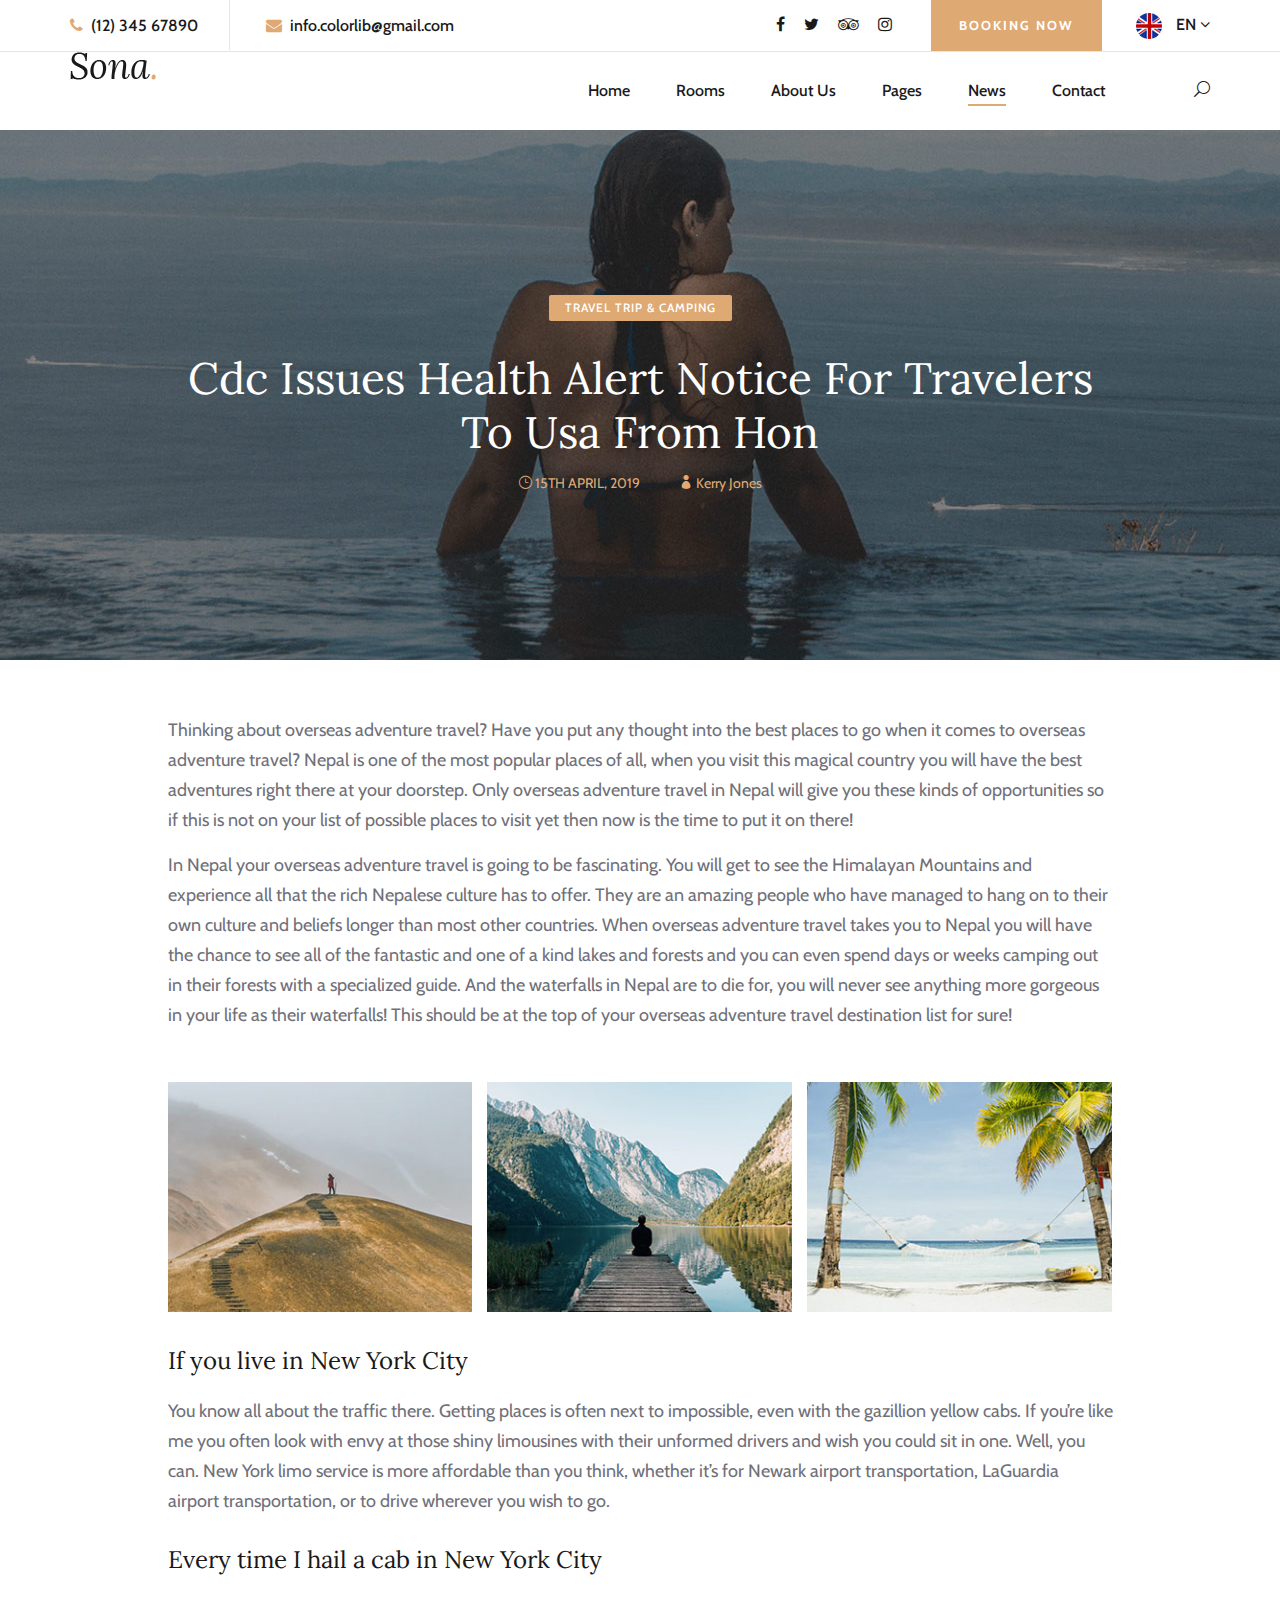
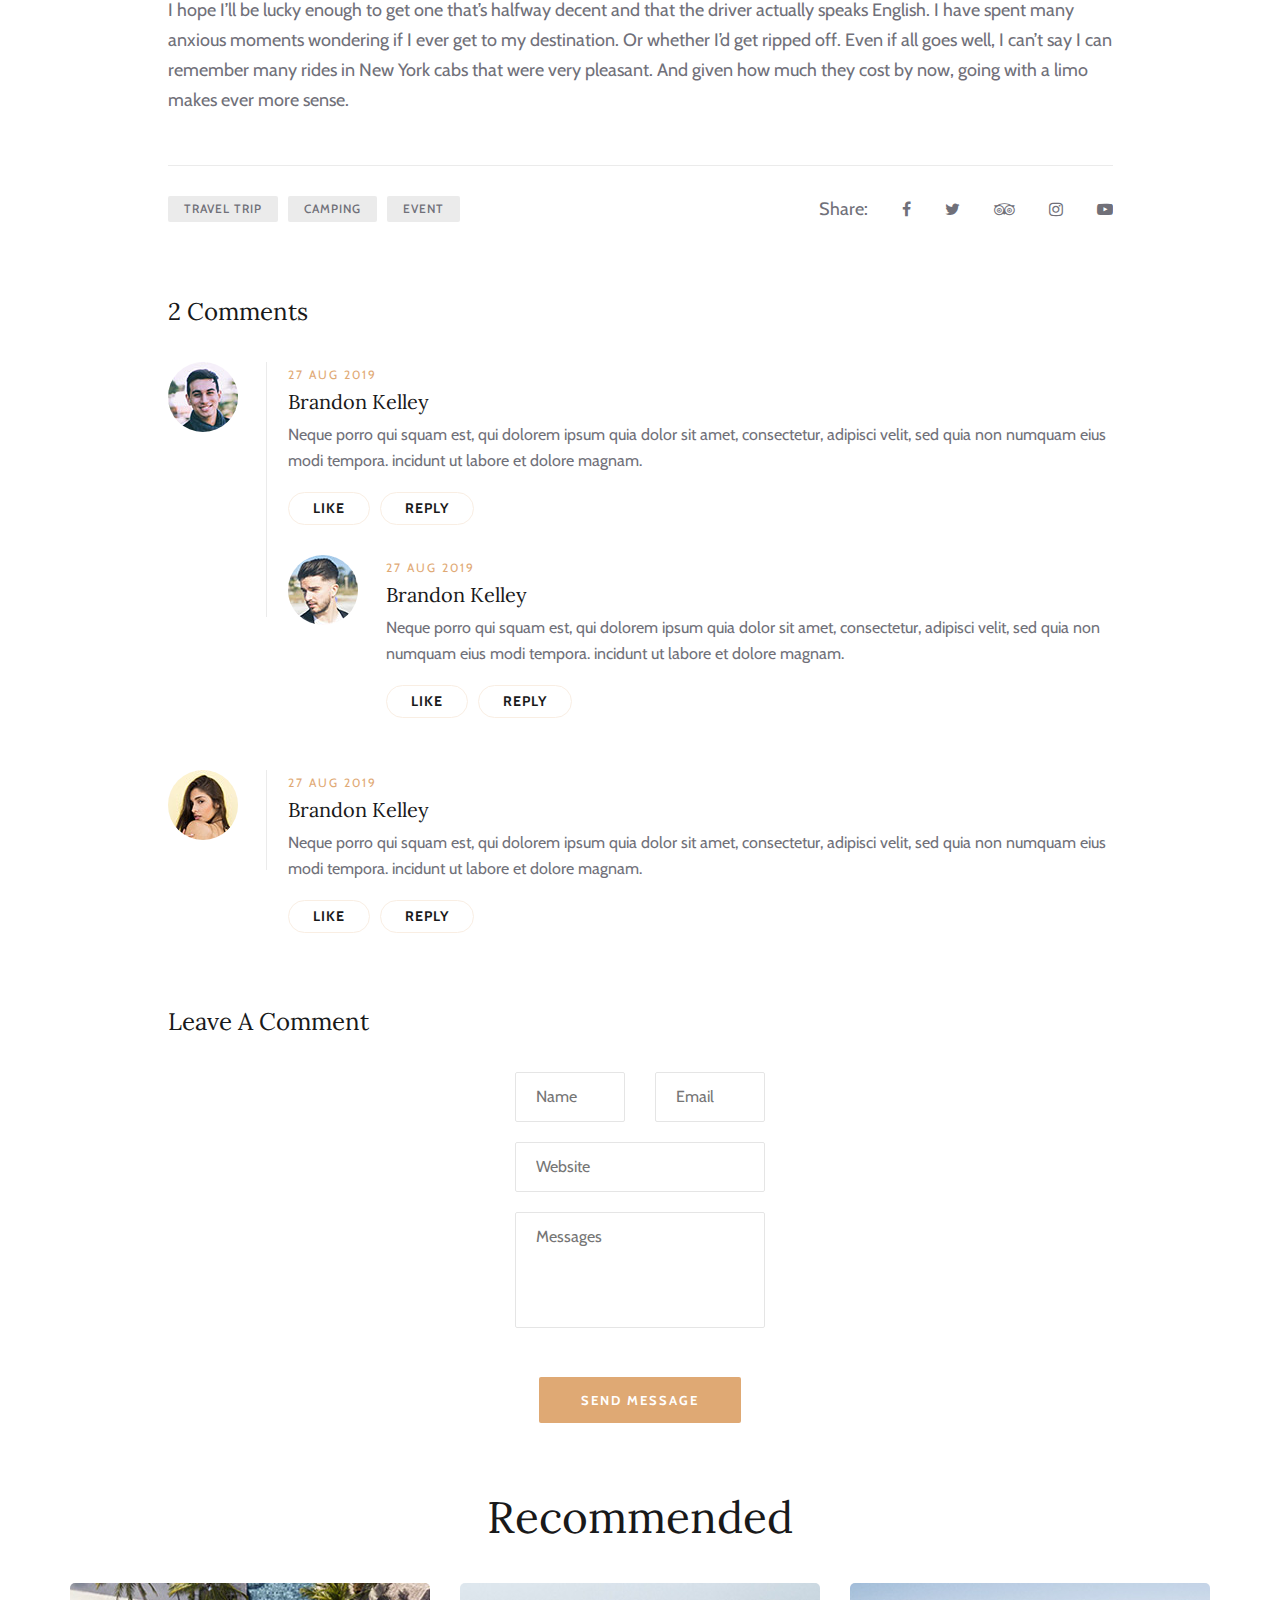
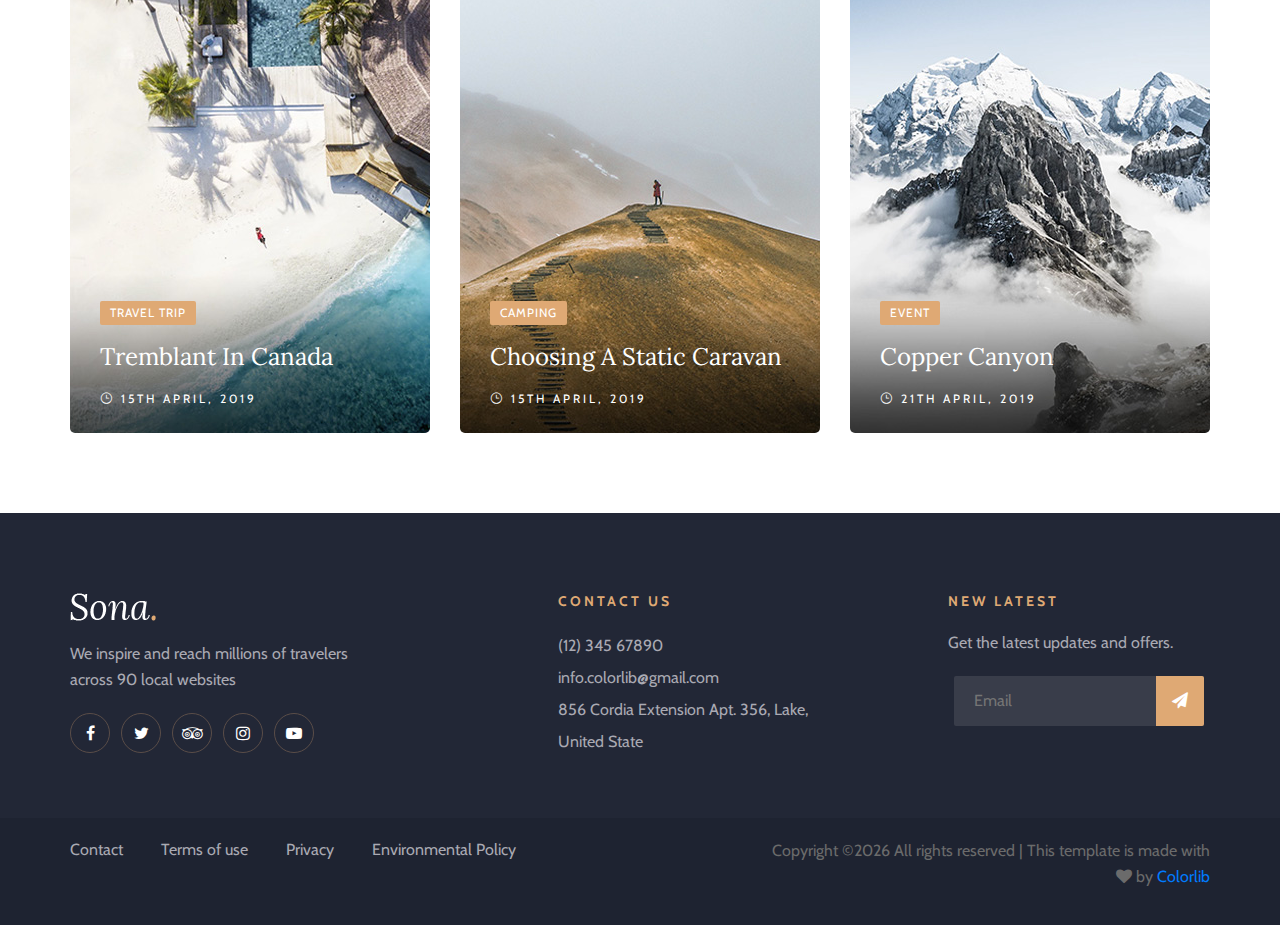
<file: sona-master/blog-details.html>
<!DOCTYPE html>
<html lang="zxx">

<head>
    <meta charset="UTF-8">
    <meta name="description" content="Sona Template">
    <meta name="keywords" content="Sona, unica, creative, html">
    <meta name="viewport" content="width=device-width, initial-scale=1.0">
    <meta http-equiv="X-UA-Compatible" content="ie=edge">
    <title>Sona | Template</title>

    <!-- Google Font -->
    <link href="https://fonts.googleapis.com/css?family=Lora:400,700&display=swap" rel="stylesheet">
    <link href="https://fonts.googleapis.com/css?family=Cabin:400,500,600,700&display=swap" rel="stylesheet">

    <!-- Css Styles -->
    <link rel="stylesheet" href="css/bootstrap.min.css" type="text/css">
    <link rel="stylesheet" href="css/font-awesome.min.css" type="text/css">
    <link rel="stylesheet" href="css/elegant-icons.css" type="text/css">
    <link rel="stylesheet" href="css/flaticon.css" type="text/css">
    <link rel="stylesheet" href="css/owl.carousel.min.css" type="text/css">
    <link rel="stylesheet" href="css/nice-select.css" type="text/css">
    <link rel="stylesheet" href="css/jquery-ui.min.css" type="text/css">
    <link rel="stylesheet" href="css/magnific-popup.css" type="text/css">
    <link rel="stylesheet" href="css/slicknav.min.css" type="text/css">
    <link rel="stylesheet" href="css/style.css" type="text/css">
</head>

<body>
    <!-- Page Preloder -->
    <div id="preloder">
        <div class="loader"></div>
    </div>

    <!-- Offcanvas Menu Section Begin -->
    <div class="offcanvas-menu-overlay"></div>
    <div class="canvas-open">
        <i class="icon_menu"></i>
    </div>
    <div class="offcanvas-menu-wrapper">
        <div class="canvas-close">
            <i class="icon_close"></i>
        </div>
        <div class="search-icon search-switch">
            <i class="icon_search"></i>
        </div>
        <div class="header-configure-area">
            <div class="language-option">
                <img src="img/flag.jpg" alt="">
                <span>EN <i class="fa fa-angle-down"></i></span>
                <div class="flag-dropdown">
                    <ul>
                        <li><a href="#">Zi</a></li>
                        <li><a href="#">Fr</a></li>
                    </ul>
                </div>
            </div>
            <a href="#" class="bk-btn">Booking Now</a>
        </div>
        <nav class="mainmenu mobile-menu">
            <ul>
                <li class="active"><a href="./index.html">Home</a></li>
                <li><a href="./rooms.html">Rooms</a></li>
                <li><a href="./about-us.html">About Us</a></li>
                <li><a href="./pages.html">Pages</a>
                    <ul class="dropdown">
                        <li><a href="./room-details.html">Room Details</a></li>
                        <li><a href="./blog-details.html">Blog Details</a></li>
                        <li><a href="#">Family Room</a></li>
                        <li><a href="#">Premium Room</a></li>
                    </ul>
                </li>
                <li><a href="./blog.html">News</a></li>
                <li><a href="./contact.html">Contact</a></li>
            </ul>
        </nav>
        <div id="mobile-menu-wrap"></div>
        <div class="top-social">
            <a href="#"><i class="fa fa-facebook"></i></a>
            <a href="#"><i class="fa fa-twitter"></i></a>
            <a href="#"><i class="fa fa-tripadvisor"></i></a>
            <a href="#"><i class="fa fa-instagram"></i></a>
        </div>
        <ul class="top-widget">
            <li><i class="fa fa-phone"></i> (12) 345 67890</li>
            <li><i class="fa fa-envelope"></i> info.colorlib@gmail.com</li>
        </ul>
    </div>
    <!-- Offcanvas Menu Section End -->

    <!-- Header Section Begin -->
    <header class="header-section">
        <div class="top-nav">
            <div class="container">
                <div class="row">
                    <div class="col-lg-6">
                        <ul class="tn-left">
                            <li><i class="fa fa-phone"></i> (12) 345 67890</li>
                            <li><i class="fa fa-envelope"></i> info.colorlib@gmail.com</li>
                        </ul>
                    </div>
                    <div class="col-lg-6">
                        <div class="tn-right">
                            <div class="top-social">
                                <a href="#"><i class="fa fa-facebook"></i></a>
                                <a href="#"><i class="fa fa-twitter"></i></a>
                                <a href="#"><i class="fa fa-tripadvisor"></i></a>
                                <a href="#"><i class="fa fa-instagram"></i></a>
                            </div>
                            <a href="#" class="bk-btn">Booking Now</a>
                            <div class="language-option">
                                <img src="img/flag.jpg" alt="">
                                <span>EN <i class="fa fa-angle-down"></i></span>
                                <div class="flag-dropdown">
                                    <ul>
                                        <li><a href="#">Zi</a></li>
                                        <li><a href="#">Fr</a></li>
                                    </ul>
                                </div>
                            </div>
                        </div>
                    </div>
                </div>
            </div>
        </div>
        <div class="menu-item">
            <div class="container">
                <div class="row">
                    <div class="col-lg-2">
                        <div class="logo">
                            <a href="./index.html">
                                <img src="img/logo.png" alt="">
                            </a>
                        </div>
                    </div>
                    <div class="col-lg-10">
                        <div class="nav-menu">
                            <nav class="mainmenu">
                                <ul>
                                    <li><a href="./index.html">Home</a></li>
                                    <li><a href="./rooms.html">Rooms</a></li>
                                    <li><a href="./about-us.html">About Us</a></li>
                                    <li><a href="./pages.html">Pages</a>
                                        <ul class="dropdown">
                                            <li><a href="./room-details.html">Room Details</a></li>
                                            <li><a href="./blog-details.html">Blog Details</a></li>
                                            <li><a href="#">Family Room</a></li>
                                            <li><a href="#">Premium Room</a></li>
                                        </ul>
                                    </li>
                                    <li class="active"><a href="./blog.html">News</a></li>
                                    <li><a href="./contact.html">Contact</a></li>
                                </ul>
                            </nav>
                            <div class="nav-right search-switch">
                                <i class="icon_search"></i>
                            </div>
                        </div>
                    </div>
                </div>
            </div>
        </div>
    </header>
    <!-- Header End -->

    <!-- Blog Details Hero Section Begin -->
    <section class="blog-details-hero set-bg" data-setbg="img/blog/blog-details/blog-details-hero.jpg">
        <div class="container">
            <div class="row">
                <div class="col-lg-10 offset-lg-1">
                    <div class="bd-hero-text">
                        <span>Travel Trip & Camping</span>
                        <h2>Cdc Issues Health Alert Notice For Travelers To Usa From Hon</h2>
                        <ul>
                            <li class="b-time"><i class="icon_clock_alt"></i> 15th April, 2019</li>
                            <li><i class="icon_profile"></i> Kerry Jones</li>
                        </ul>
                    </div>
                </div>
            </div>
        </div>
    </section>
    <!-- Blog Details Hero End -->

    <!-- Blog Details Section Begin -->
    <section class="blog-details-section">
        <div class="container">
            <div class="row">
                <div class="col-lg-10 offset-lg-1">
                    <div class="blog-details-text">
                        <div class="bd-title">
                            <p>Thinking about overseas adventure travel? Have you put any thought into the best places
                                to go when it comes to overseas adventure travel? Nepal is one of the most popular
                                places of all, when you visit this magical country you will have the best adventures
                                right there at your doorstep. Only overseas adventure travel in Nepal will give you
                                these kinds of opportunities so if this is not on your list of possible places to visit
                                yet then now is the time to put it on there!</p>
                            <p>In Nepal your overseas adventure travel is going to be fascinating. You will get to see
                                the Himalayan Mountains and experience all that the rich Nepalese culture has to offer.
                                They are an amazing people who have managed to hang on to their own culture and beliefs
                                longer than most other countries. When overseas adventure travel takes you to Nepal you
                                will have the chance to see all of the fantastic and one of a kind lakes and forests and
                                you can even spend days or weeks camping out in their forests with a specialized guide.
                                And the waterfalls in Nepal are to die for, you will never see anything more gorgeous in
                                your life as their waterfalls! This should be at the top of your overseas adventure
                                travel destination list for sure!</p>
                        </div>
                        <div class="bd-pic">
                            <div class="bp-item">
                                <img src="img/blog/blog-details/blog-details-1.jpg" alt="">
                            </div>
                            <div class="bp-item">
                                <img src="img/blog/blog-details/blog-details-2.jpg" alt="">
                            </div>
                            <div class="bp-item">
                                <img src="img/blog/blog-details/blog-details-3.jpg" alt="">
                            </div>
                        </div>
                        <div class="bd-more-text">
                            <div class="bm-item">
                                <h4>If you live in New York City</h4>
                                <p>You know all about the traffic there. Getting places is often next to impossible,
                                    even with the gazillion yellow cabs. If you’re like me you often look with envy at
                                    those shiny limousines with their unformed drivers and wish you could sit in one.
                                    Well, you can. New York limo service is more affordable than you think, whether it’s
                                    for Newark airport transportation, LaGuardia airport transportation, or to drive
                                    wherever you wish to go.</p>
                            </div>
                            <div class="bm-item">
                                <h4>Every time I hail a cab in New York City</h4>
                                <p>I hope I’ll be lucky enough to get one that’s halfway decent and that the driver
                                    actually speaks English. I have spent many anxious moments wondering if I ever get
                                    to my destination. Or whether I’d get ripped off. Even if all goes well, I can’t say
                                    I can remember many rides in New York cabs that were very pleasant. And given how
                                    much they cost by now, going with a limo makes ever more sense.</p>
                            </div>
                        </div>
                        <div class="tag-share">
                            <div class="tags">
                                <a href="#">Travel Trip</a>
                                <a href="#">Camping</a>
                                <a href="#">Event</a>
                            </div>
                            <div class="social-share">
                                <span>Share:</span>
                                <a href="#"><i class="fa fa-facebook"></i></a>
                                <a href="#"><i class="fa fa-twitter"></i></a>
                                <a href="#"><i class="fa fa-tripadvisor"></i></a>
                                <a href="#"><i class="fa fa-instagram"></i></a>
                                <a href="#"><i class="fa fa-youtube-play"></i></a>
                            </div>
                        </div>
                        <div class="comment-option">
                            <h4>2 Comments</h4>
                            <div class="single-comment-item first-comment">
                                <div class="sc-author">
                                    <img src="img/blog/blog-details/avatar/avatar-1.jpg" alt="">
                                </div>
                                <div class="sc-text">
                                    <span>27 Aug 2019</span>
                                    <h5>Brandon Kelley</h5>
                                    <p>Neque porro qui squam est, qui dolorem ipsum quia dolor sit amet, consectetur,
                                        adipisci velit, sed quia non numquam eius modi tempora. incidunt ut labore et
                                        dolore magnam.</p>
                                    <a href="#" class="comment-btn">Like</a>
                                    <a href="#" class="comment-btn">Reply</a>
                                </div>
                            </div>
                            <div class="single-comment-item reply-comment">
                                <div class="sc-author">
                                    <img src="img/blog/blog-details/avatar/avatar-2.jpg" alt="">
                                </div>
                                <div class="sc-text">
                                    <span>27 Aug 2019</span>
                                    <h5>Brandon Kelley</h5>
                                    <p>Neque porro qui squam est, qui dolorem ipsum quia dolor sit amet, consectetur,
                                        adipisci velit, sed quia non numquam eius modi tempora. incidunt ut labore et
                                        dolore magnam.</p>
                                    <a href="#" class="comment-btn like-btn">Like</a>
                                    <a href="#" class="comment-btn reply-btn">Reply</a>
                                </div>
                            </div>
                            <div class="single-comment-item second-comment ">
                                <div class="sc-author">
                                    <img src="img/blog/blog-details/avatar/avatar-3.jpg" alt="">
                                </div>
                                <div class="sc-text">
                                    <span>27 Aug 2019</span>
                                    <h5>Brandon Kelley</h5>
                                    <p>Neque porro qui squam est, qui dolorem ipsum quia dolor sit amet, consectetur,
                                        adipisci velit, sed quia non numquam eius modi tempora. incidunt ut labore et
                                        dolore magnam.</p>
                                    <a href="#" class="comment-btn">Like</a>
                                    <a href="#" class="comment-btn">Reply</a>
                                </div>
                            </div>
                        </div>
                        <div class="leave-comment">
                            <h4>Leave A Comment</h4>
                            <form action="#" class="comment-form">
                                <div class="row">
                                    <div class="col-lg-6">
                                        <input type="text" placeholder="Name">
                                    </div>
                                    <div class="col-lg-6">
                                        <input type="text" placeholder="Email">
                                    </div>
                                    <div class="col-lg-12 text-center">
                                        <input type="text" placeholder="Website">
                                        <textarea placeholder="Messages"></textarea>
                                        <button type="submit" class="site-btn">Send Message</button>
                                    </div>
                                </div>
                            </form>
                        </div>
                    </div>
                </div>
            </div>
        </div>
    </section>
    <!-- Blog Details Section End -->

    <!-- Recommend Blog Section Begin -->
    <section class="recommend-blog-section spad">
        <div class="container">
            <div class="row">
                <div class="col-lg-12">
                    <div class="section-title">
                        <h2>Recommended</h2>
                    </div>
                </div>
            </div>
            <div class="row">
                <div class="col-md-4">
                    <div class="blog-item set-bg" data-setbg="img/blog/blog-1.jpg">
                        <div class="bi-text">
                            <span class="b-tag">Travel Trip</span>
                            <h4><a href="#">Tremblant In Canada</a></h4>
                            <div class="b-time"><i class="icon_clock_alt"></i> 15th April, 2019</div>
                        </div>
                    </div>
                </div>
                <div class="col-md-4">
                    <div class="blog-item set-bg" data-setbg="img/blog/blog-2.jpg">
                        <div class="bi-text">
                            <span class="b-tag">Camping</span>
                            <h4><a href="#">Choosing A Static Caravan</a></h4>
                            <div class="b-time"><i class="icon_clock_alt"></i> 15th April, 2019</div>
                        </div>
                    </div>
                </div>
                <div class="col-md-4">
                    <div class="blog-item set-bg" data-setbg="img/blog/blog-3.jpg">
                        <div class="bi-text">
                            <span class="b-tag">Event</span>
                            <h4><a href="#">Copper Canyon</a></h4>
                            <div class="b-time"><i class="icon_clock_alt"></i> 21th April, 2019</div>
                        </div>
                    </div>
                </div>
            </div>
        </div>
    </section>
    <!-- Recommend Blog Section End -->

    <!-- Footer Section Begin -->
    <footer class="footer-section">
        <div class="container">
            <div class="footer-text">
                <div class="row">
                    <div class="col-lg-4">
                        <div class="ft-about">
                            <div class="logo">
                                <a href="#">
                                    <img src="img/footer-logo.png" alt="">
                                </a>
                            </div>
                            <p>We inspire and reach millions of travelers<br /> across 90 local websites</p>
                            <div class="fa-social">
                                <a href="#"><i class="fa fa-facebook"></i></a>
                                <a href="#"><i class="fa fa-twitter"></i></a>
                                <a href="#"><i class="fa fa-tripadvisor"></i></a>
                                <a href="#"><i class="fa fa-instagram"></i></a>
                                <a href="#"><i class="fa fa-youtube-play"></i></a>
                            </div>
                        </div>
                    </div>
                    <div class="col-lg-3 offset-lg-1">
                        <div class="ft-contact">
                            <h6>Contact Us</h6>
                            <ul>
                                <li>(12) 345 67890</li>
                                <li>info.colorlib@gmail.com</li>
                                <li>856 Cordia Extension Apt. 356, Lake, United State</li>
                            </ul>
                        </div>
                    </div>
                    <div class="col-lg-3 offset-lg-1">
                        <div class="ft-newslatter">
                            <h6>New latest</h6>
                            <p>Get the latest updates and offers.</p>
                            <form action="#" class="fn-form">
                                <input type="text" placeholder="Email">
                                <button type="submit"><i class="fa fa-send"></i></button>
                            </form>
                        </div>
                    </div>
                </div>
            </div>
        </div>
        <div class="copyright-option">
            <div class="container">
                <div class="row">
                    <div class="col-lg-7">
                        <ul>
                            <li><a href="#">Contact</a></li>
                            <li><a href="#">Terms of use</a></li>
                            <li><a href="#">Privacy</a></li>
                            <li><a href="#">Environmental Policy</a></li>
                        </ul>
                    </div>
                    <div class="col-lg-5">
                        <div class="co-text"><p><!-- Link back to Colorlib can't be removed. Template is licensed under CC BY 3.0. -->
  Copyright &copy;<script>document.write(new Date().getFullYear());</script> All rights reserved | This template is made with <i class="fa fa-heart" aria-hidden="true"></i> by <a href="https://colorlib.com" target="_blank">Colorlib</a>
  <!-- Link back to Colorlib can't be removed. Template is licensed under CC BY 3.0. --></p></div>
                    </div>
                </div>
            </div>
        </div>
    </footer>
    <!-- Footer Section End -->

    <!-- Search model Begin -->
    <div class="search-model">
        <div class="h-100 d-flex align-items-center justify-content-center">
            <div class="search-close-switch"><i class="icon_close"></i></div>
            <form class="search-model-form">
                <input type="text" id="search-input" placeholder="Search here.....">
            </form>
        </div>
    </div>
    <!-- Search model end -->

    <!-- Js Plugins -->
    <script src="js/jquery-3.3.1.min.js"></script>
    <script src="js/bootstrap.min.js"></script>
    <script src="js/jquery.magnific-popup.min.js"></script>
    <script src="js/jquery.nice-select.min.js"></script>
    <script src="js/jquery-ui.min.js"></script>
    <script src="js/jquery.slicknav.js"></script>
    <script src="js/owl.carousel.min.js"></script>
    <script src="js/main.js"></script>
</body>

</html>
</file>
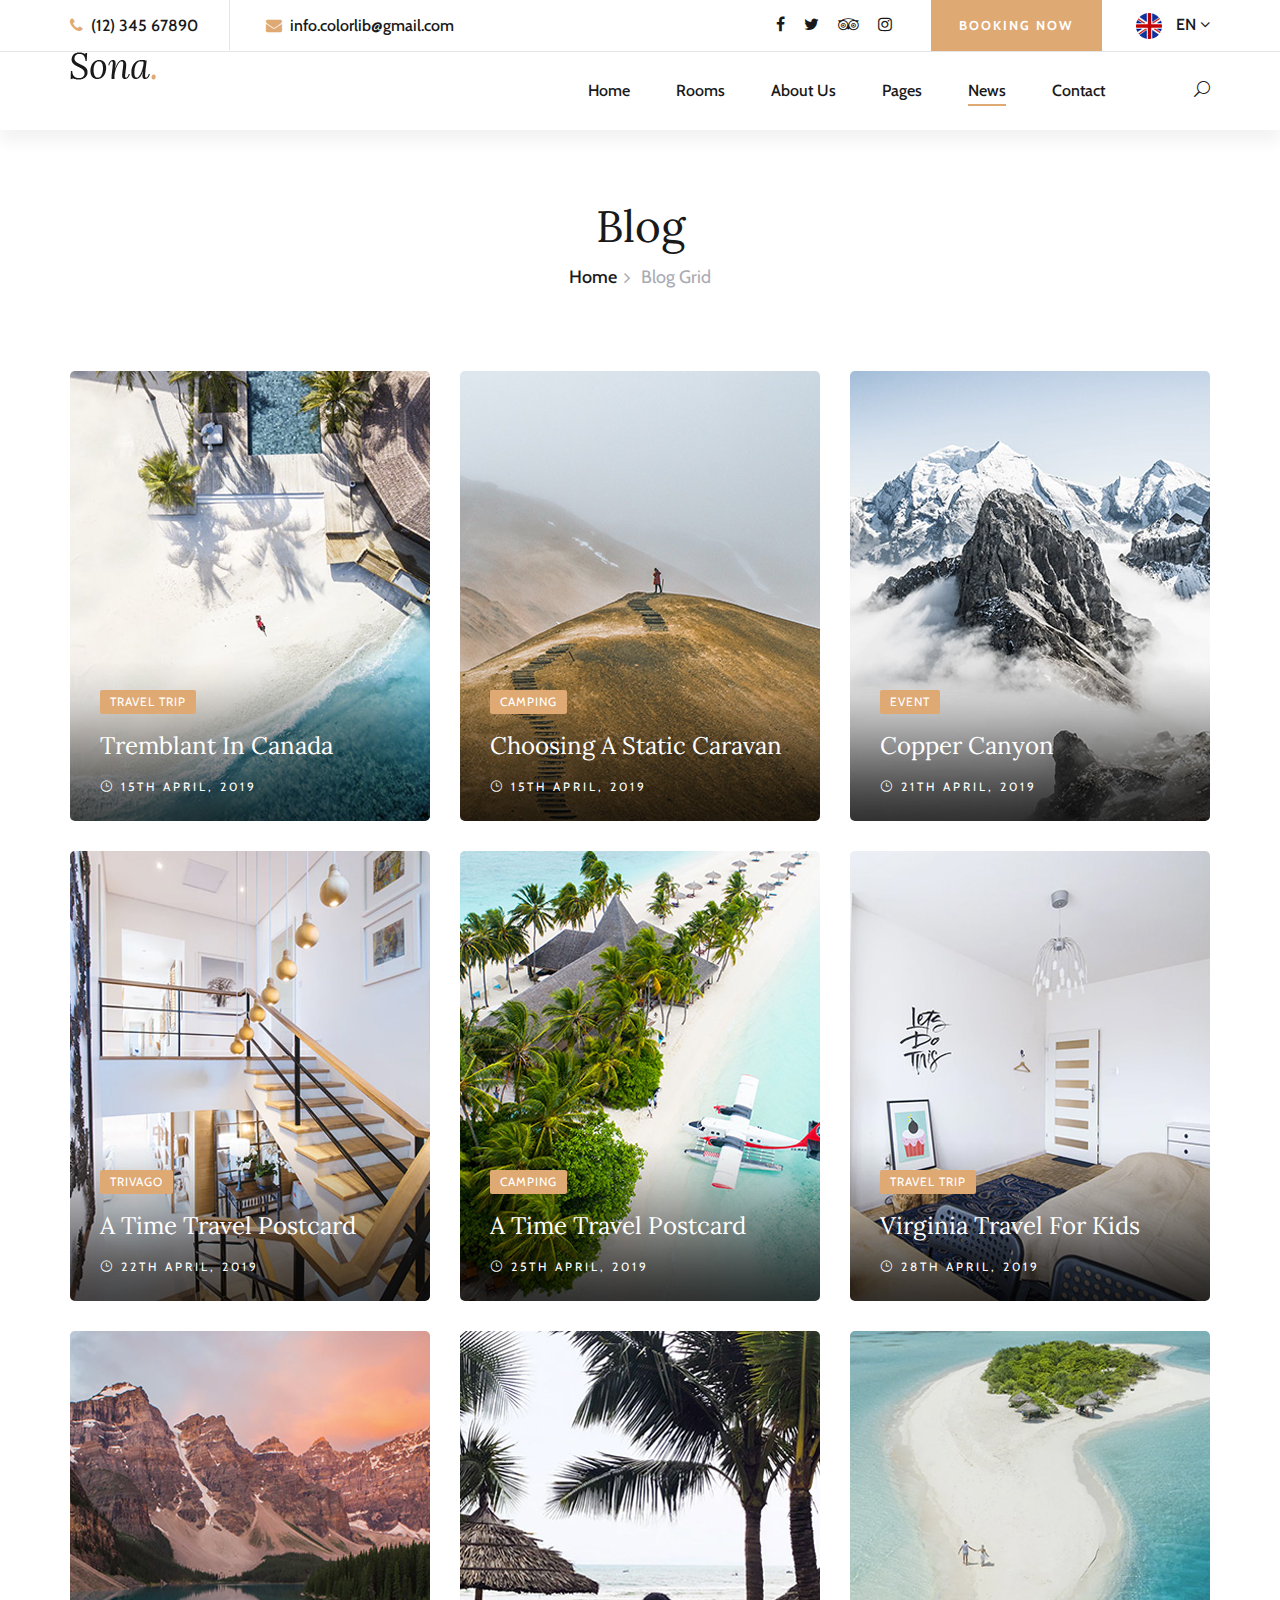
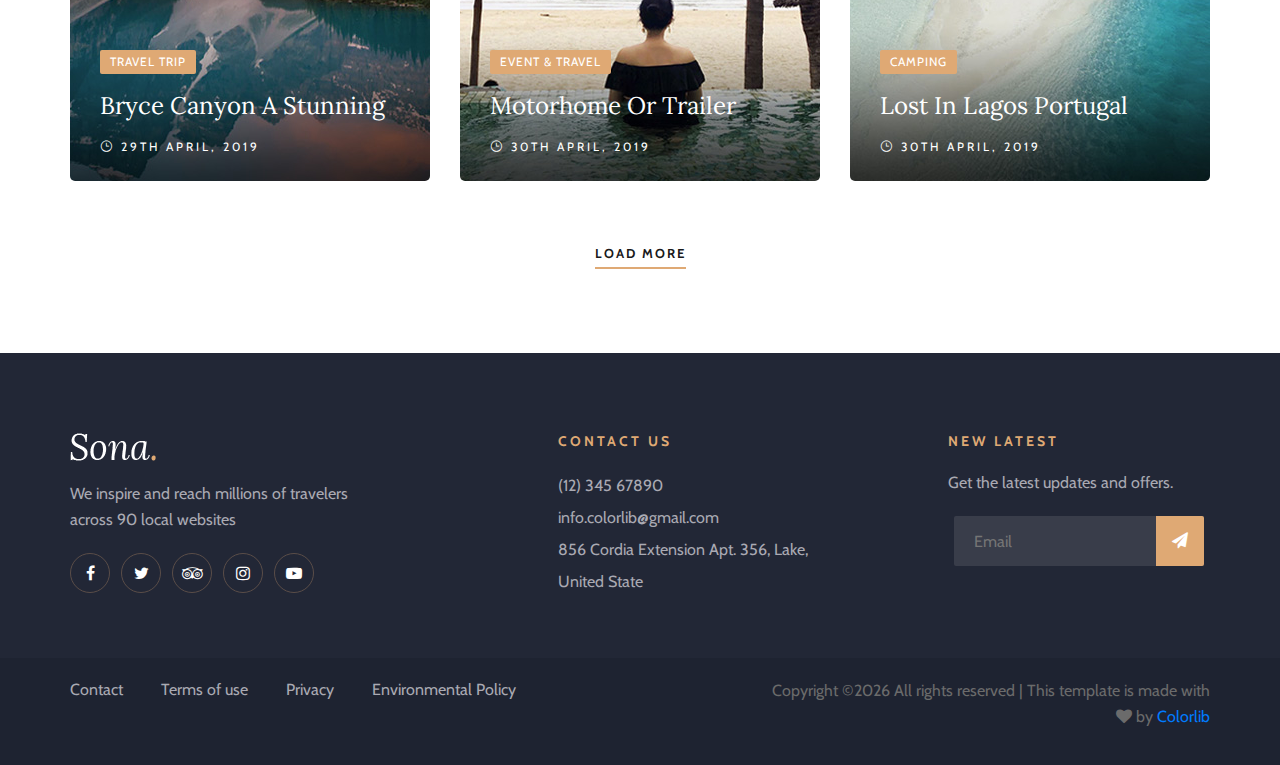
<file: sona-master/blog.html>
<!DOCTYPE html>
<html lang="zxx">

<head>
    <meta charset="UTF-8">
    <meta name="description" content="Sona Template">
    <meta name="keywords" content="Sona, unica, creative, html">
    <meta name="viewport" content="width=device-width, initial-scale=1.0">
    <meta http-equiv="X-UA-Compatible" content="ie=edge">
    <title>Sona | Template</title>

    <!-- Google Font -->
    <link href="https://fonts.googleapis.com/css?family=Lora:400,700&display=swap" rel="stylesheet">
    <link href="https://fonts.googleapis.com/css?family=Cabin:400,500,600,700&display=swap" rel="stylesheet">

    <!-- Css Styles -->
    <link rel="stylesheet" href="css/bootstrap.min.css" type="text/css">
    <link rel="stylesheet" href="css/font-awesome.min.css" type="text/css">
    <link rel="stylesheet" href="css/elegant-icons.css" type="text/css">
    <link rel="stylesheet" href="css/flaticon.css" type="text/css">
    <link rel="stylesheet" href="css/owl.carousel.min.css" type="text/css">
    <link rel="stylesheet" href="css/nice-select.css" type="text/css">
    <link rel="stylesheet" href="css/jquery-ui.min.css" type="text/css">
    <link rel="stylesheet" href="css/magnific-popup.css" type="text/css">
    <link rel="stylesheet" href="css/slicknav.min.css" type="text/css">
    <link rel="stylesheet" href="css/style.css" type="text/css">
</head>

<body>
    <!-- Page Preloder -->
    <div id="preloder">
        <div class="loader"></div>
    </div>

    <!-- Offcanvas Menu Section Begin -->
    <div class="offcanvas-menu-overlay"></div>
    <div class="canvas-open">
        <i class="icon_menu"></i>
    </div>
    <div class="offcanvas-menu-wrapper">
        <div class="canvas-close">
            <i class="icon_close"></i>
        </div>
        <div class="search-icon search-switch">
            <i class="icon_search"></i>
        </div>
        <div class="header-configure-area">
            <div class="language-option">
                <img src="img/flag.jpg" alt="">
                <span>EN <i class="fa fa-angle-down"></i></span>
                <div class="flag-dropdown">
                    <ul>
                        <li><a href="#">Zi</a></li>
                        <li><a href="#">Fr</a></li>
                    </ul>
                </div>
            </div>
            <a href="#" class="bk-btn">Booking Now</a>
        </div>
        <nav class="mainmenu mobile-menu">
            <ul>
                <li class="active"><a href="./index.html">Home</a></li>
                <li><a href="./rooms.html">Rooms</a></li>
                <li><a href="./about-us.html">About Us</a></li>
                <li><a href="./pages.html">Pages</a>
                    <ul class="dropdown">
                        <li><a href="./room-details.html">Room Details</a></li>
                        <li><a href="./blog-details.html">Blog Details</a></li>
                        <li><a href="#">Family Room</a></li>
                        <li><a href="#">Premium Room</a></li>
                    </ul>
                </li>
                <li><a href="./blog.html">News</a></li>
                <li><a href="./contact.html">Contact</a></li>
            </ul>
        </nav>
        <div id="mobile-menu-wrap"></div>
        <div class="top-social">
            <a href="#"><i class="fa fa-facebook"></i></a>
            <a href="#"><i class="fa fa-twitter"></i></a>
            <a href="#"><i class="fa fa-tripadvisor"></i></a>
            <a href="#"><i class="fa fa-instagram"></i></a>
        </div>
        <ul class="top-widget">
            <li><i class="fa fa-phone"></i> (12) 345 67890</li>
            <li><i class="fa fa-envelope"></i> info.colorlib@gmail.com</li>
        </ul>
    </div>
    <!-- Offcanvas Menu Section End -->

    <!-- Header Section Begin -->
    <header class="header-section header-normal">
        <div class="top-nav">
            <div class="container">
                <div class="row">
                    <div class="col-lg-6">
                        <ul class="tn-left">
                            <li><i class="fa fa-phone"></i> (12) 345 67890</li>
                            <li><i class="fa fa-envelope"></i> info.colorlib@gmail.com</li>
                        </ul>
                    </div>
                    <div class="col-lg-6">
                        <div class="tn-right">
                            <div class="top-social">
                                <a href="#"><i class="fa fa-facebook"></i></a>
                                <a href="#"><i class="fa fa-twitter"></i></a>
                                <a href="#"><i class="fa fa-tripadvisor"></i></a>
                                <a href="#"><i class="fa fa-instagram"></i></a>
                            </div>
                            <a href="#" class="bk-btn">Booking Now</a>
                            <div class="language-option">
                                <img src="img/flag.jpg" alt="">
                                <span>EN <i class="fa fa-angle-down"></i></span>
                                <div class="flag-dropdown">
                                    <ul>
                                        <li><a href="#">Zi</a></li>
                                        <li><a href="#">Fr</a></li>
                                    </ul>
                                </div>
                            </div>
                        </div>
                    </div>
                </div>
            </div>
        </div>
        <div class="menu-item">
            <div class="container">
                <div class="row">
                    <div class="col-lg-2">
                        <div class="logo">
                            <a href="./index.html">
                                <img src="img/logo.png" alt="">
                            </a>
                        </div>
                    </div>
                    <div class="col-lg-10">
                        <div class="nav-menu">
                            <nav class="mainmenu">
                                <ul>
                                    <li><a href="./index.html">Home</a></li>
                                    <li><a href="./rooms.html">Rooms</a></li>
                                    <li><a href="./about-us.html">About Us</a></li>
                                    <li><a href="./pages.html">Pages</a>
                                        <ul class="dropdown">
                                            <li><a href="./room-details.html">Room Details</a></li>
                                            <li><a href="./blog-details.html">Blog Details</a></li>
                                            <li><a href="#">Family Room</a></li>
                                            <li><a href="#">Premium Room</a></li>
                                        </ul>
                                    </li>
                                    <li class="active"><a href="./blog.html">News</a></li>
                                    <li><a href="./contact.html">Contact</a></li>
                                </ul>
                            </nav>
                            <div class="nav-right search-switch">
                                <i class="icon_search"></i>
                            </div>
                        </div>
                    </div>
                </div>
            </div>
        </div>
    </header>
    <!-- Header End -->

    <!-- Breadcrumb Section Begin -->
    <div class="breadcrumb-section">
        <div class="container">
            <div class="row">
                <div class="col-lg-12">
                    <div class="breadcrumb-text">
                        <h2>Blog</h2>
                        <div class="bt-option">
                            <a href="./home.html">Home</a>
                            <span>Blog Grid</span>
                        </div>
                    </div>
                </div>
            </div>
        </div>
    </div>
    <!-- Breadcrumb Section End -->

    <!-- Blog Section Begin -->
    <section class="blog-section blog-page spad">
        <div class="container">
            <div class="row">
                <div class="col-lg-4 col-md-6">
                    <div class="blog-item set-bg" data-setbg="img/blog/blog-1.jpg">
                        <div class="bi-text">
                            <span class="b-tag">Travel Trip</span>
                            <h4><a href="./blog-details.html">Tremblant In Canada</a></h4>
                            <div class="b-time"><i class="icon_clock_alt"></i> 15th April, 2019</div>
                        </div>
                    </div>
                </div>
                <div class="col-lg-4 col-md-6">
                    <div class="blog-item set-bg" data-setbg="img/blog/blog-2.jpg">
                        <div class="bi-text">
                            <span class="b-tag">Camping</span>
                            <h4><a href="./blog-details.html">Choosing A Static Caravan</a></h4>
                            <div class="b-time"><i class="icon_clock_alt"></i> 15th April, 2019</div>
                        </div>
                    </div>
                </div>
                <div class="col-lg-4 col-md-6">
                    <div class="blog-item set-bg" data-setbg="img/blog/blog-3.jpg">
                        <div class="bi-text">
                            <span class="b-tag">Event</span>
                            <h4><a href="./blog-details.html">Copper Canyon</a></h4>
                            <div class="b-time"><i class="icon_clock_alt"></i> 21th April, 2019</div>
                        </div>
                    </div>
                </div>
                <div class="col-lg-4 col-md-6">
                    <div class="blog-item set-bg" data-setbg="img/blog/blog-4.jpg">
                        <div class="bi-text">
                            <span class="b-tag">Trivago</span>
                            <h4><a href="./blog-details.html">A Time Travel Postcard</a></h4>
                            <div class="b-time"><i class="icon_clock_alt"></i> 22th April, 2019</div>
                        </div>
                    </div>
                </div>
                <div class="col-lg-4 col-md-6">
                    <div class="blog-item set-bg" data-setbg="img/blog/blog-5.jpg">
                        <div class="bi-text">
                            <span class="b-tag">Camping</span>
                            <h4><a href="./blog-details.html">A Time Travel Postcard</a></h4>
                            <div class="b-time"><i class="icon_clock_alt"></i> 25th April, 2019</div>
                        </div>
                    </div>
                </div>
                <div class="col-lg-4 col-md-6">
                    <div class="blog-item set-bg" data-setbg="img/blog/blog-6.jpg">
                        <div class="bi-text">
                            <span class="b-tag">Travel Trip</span>
                            <h4><a href="./blog-details.html">Virginia Travel For Kids</a></h4>
                            <div class="b-time"><i class="icon_clock_alt"></i> 28th April, 2019</div>
                        </div>
                    </div>
                </div>
                <div class="col-lg-4 col-md-6">
                    <div class="blog-item set-bg" data-setbg="img/blog/blog-7.jpg">
                        <div class="bi-text">
                            <span class="b-tag">Travel Trip</span>
                            <h4><a href="./blog-details.html">Bryce Canyon A Stunning</a></h4>
                            <div class="b-time"><i class="icon_clock_alt"></i> 29th April, 2019</div>
                        </div>
                    </div>
                </div>
                <div class="col-lg-4 col-md-6">
                    <div class="blog-item set-bg" data-setbg="img/blog/blog-8.jpg">
                        <div class="bi-text">
                            <span class="b-tag">Event & Travel</span>
                            <h4><a href="./blog-details.html">Motorhome Or Trailer</a></h4>
                            <div class="b-time"><i class="icon_clock_alt"></i> 30th April, 2019</div>
                        </div>
                    </div>
                </div>
                <div class="col-lg-4 col-md-6">
                    <div class="blog-item set-bg" data-setbg="img/blog/blog-9.jpg">
                        <div class="bi-text">
                            <span class="b-tag">Camping</span>
                            <h4><a href="./blog-details.html">Lost In Lagos Portugal</a></h4>
                            <div class="b-time"><i class="icon_clock_alt"></i> 30th April, 2019</div>
                        </div>
                    </div>
                </div>
                <div class="col-lg-12">
                    <div class="load-more">
                        <a href="#" class="primary-btn">Load More</a>
                    </div>
                </div>
            </div>
        </div>
    </section>
    <!-- Blog Section End -->

    <!-- Footer Section Begin -->
    <footer class="footer-section">
        <div class="container">
            <div class="footer-text">
                <div class="row">
                    <div class="col-lg-4">
                        <div class="ft-about">
                            <div class="logo">
                                <a href="#">
                                    <img src="img/footer-logo.png" alt="">
                                </a>
                            </div>
                            <p>We inspire and reach millions of travelers<br /> across 90 local websites</p>
                            <div class="fa-social">
                                <a href="#"><i class="fa fa-facebook"></i></a>
                                <a href="#"><i class="fa fa-twitter"></i></a>
                                <a href="#"><i class="fa fa-tripadvisor"></i></a>
                                <a href="#"><i class="fa fa-instagram"></i></a>
                                <a href="#"><i class="fa fa-youtube-play"></i></a>
                            </div>
                        </div>
                    </div>
                    <div class="col-lg-3 offset-lg-1">
                        <div class="ft-contact">
                            <h6>Contact Us</h6>
                            <ul>
                                <li>(12) 345 67890</li>
                                <li>info.colorlib@gmail.com</li>
                                <li>856 Cordia Extension Apt. 356, Lake, United State</li>
                            </ul>
                        </div>
                    </div>
                    <div class="col-lg-3 offset-lg-1">
                        <div class="ft-newslatter">
                            <h6>New latest</h6>
                            <p>Get the latest updates and offers.</p>
                            <form action="#" class="fn-form">
                                <input type="text" placeholder="Email">
                                <button type="submit"><i class="fa fa-send"></i></button>
                            </form>
                        </div>
                    </div>
                </div>
            </div>
        </div>
        <div class="copyright-option">
            <div class="container">
                <div class="row">
                    <div class="col-lg-7">
                        <ul>
                            <li><a href="#">Contact</a></li>
                            <li><a href="#">Terms of use</a></li>
                            <li><a href="#">Privacy</a></li>
                            <li><a href="#">Environmental Policy</a></li>
                        </ul>
                    </div>
                    <div class="col-lg-5">
                        <div class="co-text"><p><!-- Link back to Colorlib can't be removed. Template is licensed under CC BY 3.0. -->
  Copyright &copy;<script>document.write(new Date().getFullYear());</script> All rights reserved | This template is made with <i class="fa fa-heart" aria-hidden="true"></i> by <a href="https://colorlib.com" target="_blank">Colorlib</a>
  <!-- Link back to Colorlib can't be removed. Template is licensed under CC BY 3.0. --></p></div>
                    </div>
                </div>
            </div>
        </div>
    </footer>
    <!-- Footer Section End -->

    <!-- Search model Begin -->
    <div class="search-model">
        <div class="h-100 d-flex align-items-center justify-content-center">
            <div class="search-close-switch"><i class="icon_close"></i></div>
            <form class="search-model-form">
                <input type="text" id="search-input" placeholder="Search here.....">
            </form>
        </div>
    </div>
    <!-- Search model end -->

    <!-- Js Plugins -->
    <script src="js/jquery-3.3.1.min.js"></script>
    <script src="js/bootstrap.min.js"></script>
    <script src="js/jquery.magnific-popup.min.js"></script>
    <script src="js/jquery.nice-select.min.js"></script>
    <script src="js/jquery-ui.min.js"></script>
    <script src="js/jquery.slicknav.js"></script>
    <script src="js/owl.carousel.min.js"></script>
    <script src="js/main.js"></script>
</body>

</html>
</file>
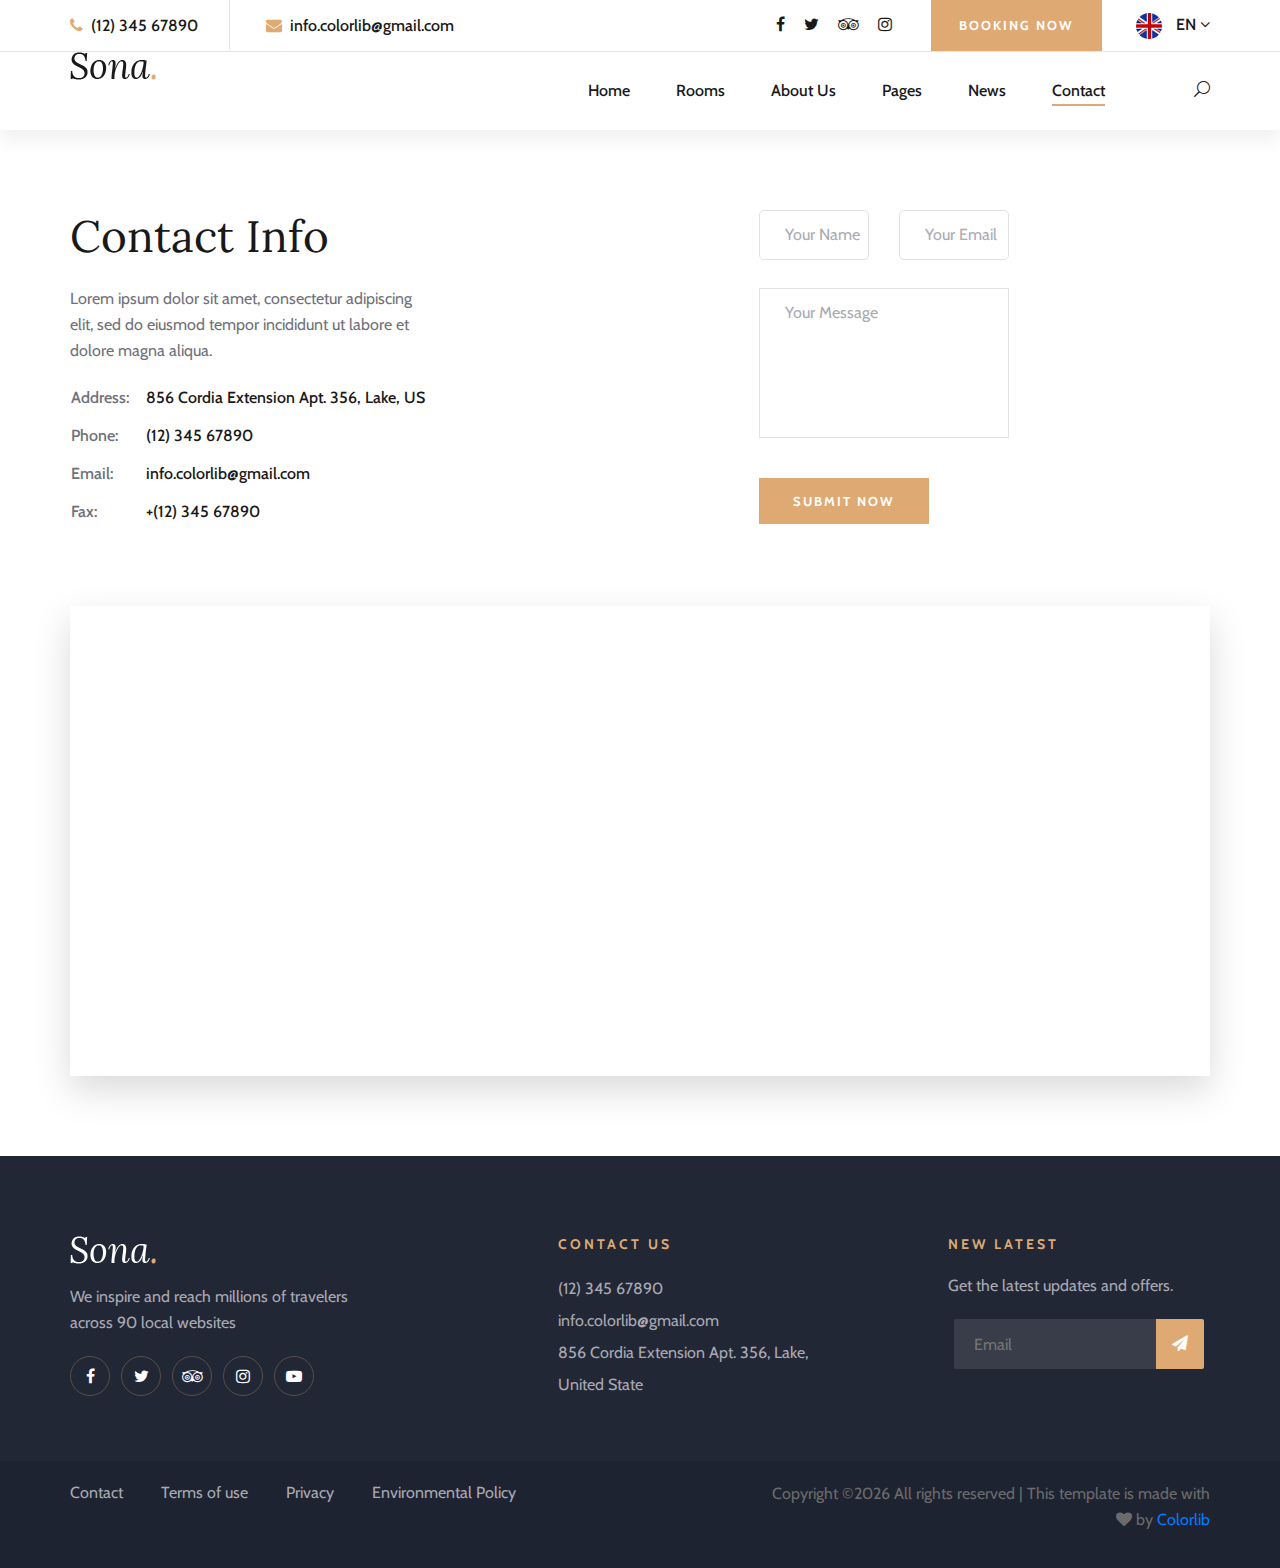
<file: sona-master/contact.html>
<!DOCTYPE html>
<html lang="zxx">

<head>
    <meta charset="UTF-8">
    <meta name="description" content="Sona Template">
    <meta name="keywords" content="Sona, unica, creative, html">
    <meta name="viewport" content="width=device-width, initial-scale=1.0">
    <meta http-equiv="X-UA-Compatible" content="ie=edge">
    <title>Sona | Template</title>

    <!-- Google Font -->
    <link href="https://fonts.googleapis.com/css?family=Lora:400,700&display=swap" rel="stylesheet">
    <link href="https://fonts.googleapis.com/css?family=Cabin:400,500,600,700&display=swap" rel="stylesheet">

    <!-- Css Styles -->
    <link rel="stylesheet" href="css/bootstrap.min.css" type="text/css">
    <link rel="stylesheet" href="css/font-awesome.min.css" type="text/css">
    <link rel="stylesheet" href="css/elegant-icons.css" type="text/css">
    <link rel="stylesheet" href="css/flaticon.css" type="text/css">
    <link rel="stylesheet" href="css/owl.carousel.min.css" type="text/css">
    <link rel="stylesheet" href="css/nice-select.css" type="text/css">
    <link rel="stylesheet" href="css/jquery-ui.min.css" type="text/css">
    <link rel="stylesheet" href="css/magnific-popup.css" type="text/css">
    <link rel="stylesheet" href="css/slicknav.min.css" type="text/css">
    <link rel="stylesheet" href="css/style.css" type="text/css">
</head>

<body>
    <!-- Page Preloder -->
    <div id="preloder">
        <div class="loader"></div>
    </div>

    <!-- Offcanvas Menu Section Begin -->
    <div class="offcanvas-menu-overlay"></div>
    <div class="canvas-open">
        <i class="icon_menu"></i>
    </div>
    <div class="offcanvas-menu-wrapper">
        <div class="canvas-close">
            <i class="icon_close"></i>
        </div>
        <div class="search-icon search-switch">
            <i class="icon_search"></i>
        </div>
        <div class="header-configure-area">
            <div class="language-option">
                <img src="img/flag.jpg" alt="">
                <span>EN <i class="fa fa-angle-down"></i></span>
                <div class="flag-dropdown">
                    <ul>
                        <li><a href="#">Zi</a></li>
                        <li><a href="#">Fr</a></li>
                    </ul>
                </div>
            </div>
            <a href="#" class="bk-btn">Booking Now</a>
        </div>
        <nav class="mainmenu mobile-menu">
            <ul>
                <li class="active"><a href="./index.html">Home</a></li>
                <li><a href="./rooms.html">Rooms</a></li>
                <li><a href="./about-us.html">About Us</a></li>
                <li><a href="./pages.html">Pages</a>
                    <ul class="dropdown">
                        <li><a href="./room-details.html">Room Details</a></li>
                        <li><a href="./blog-details.html">Blog Details</a></li>
                        <li><a href="#">Family Room</a></li>
                        <li><a href="#">Premium Room</a></li>
                    </ul>
                </li>
                <li><a href="./blog.html">News</a></li>
                <li><a href="./contact.html">Contact</a></li>
            </ul>
        </nav>
        <div id="mobile-menu-wrap"></div>
        <div class="top-social">
            <a href="#"><i class="fa fa-facebook"></i></a>
            <a href="#"><i class="fa fa-twitter"></i></a>
            <a href="#"><i class="fa fa-tripadvisor"></i></a>
            <a href="#"><i class="fa fa-instagram"></i></a>
        </div>
        <ul class="top-widget">
            <li><i class="fa fa-phone"></i> (12) 345 67890</li>
            <li><i class="fa fa-envelope"></i> info.colorlib@gmail.com</li>
        </ul>
    </div>
    <!-- Offcanvas Menu Section End -->

    <!-- Header Section Begin -->
    <header class="header-section header-normal">
        <div class="top-nav">
            <div class="container">
                <div class="row">
                    <div class="col-lg-6">
                        <ul class="tn-left">
                            <li><i class="fa fa-phone"></i> (12) 345 67890</li>
                            <li><i class="fa fa-envelope"></i> info.colorlib@gmail.com</li>
                        </ul>
                    </div>
                    <div class="col-lg-6">
                        <div class="tn-right">
                            <div class="top-social">
                                <a href="#"><i class="fa fa-facebook"></i></a>
                                <a href="#"><i class="fa fa-twitter"></i></a>
                                <a href="#"><i class="fa fa-tripadvisor"></i></a>
                                <a href="#"><i class="fa fa-instagram"></i></a>
                            </div>
                            <a href="#" class="bk-btn">Booking Now</a>
                            <div class="language-option">
                                <img src="img/flag.jpg" alt="">
                                <span>EN <i class="fa fa-angle-down"></i></span>
                                <div class="flag-dropdown">
                                    <ul>
                                        <li><a href="#">Zi</a></li>
                                        <li><a href="#">Fr</a></li>
                                    </ul>
                                </div>
                            </div>
                        </div>
                    </div>
                </div>
            </div>
        </div>
        <div class="menu-item">
            <div class="container">
                <div class="row">
                    <div class="col-lg-2">
                        <div class="logo">
                            <a href="./index.html">
                                <img src="img/logo.png" alt="">
                            </a>
                        </div>
                    </div>
                    <div class="col-lg-10">
                        <div class="nav-menu">
                            <nav class="mainmenu">
                                <ul>
                                    <li><a href="./index.html">Home</a></li>
                                    <li><a href="./rooms.html">Rooms</a></li>
                                    <li><a href="./about-us.html">About Us</a></li>
                                    <li><a href="./pages.html">Pages</a>
                                        <ul class="dropdown">
                                            <li><a href="./room-details.html">Room Details</a></li>
                                            <li><a href="./blog-details.html">Blog Details</a></li>
                                            <li><a href="#">Family Room</a></li>
                                            <li><a href="#">Premium Room</a></li>
                                        </ul>
                                    </li>
                                    <li><a href="./blog.html">News</a></li>
                                    <li class="active"><a href="./contact.html">Contact</a></li>
                                </ul>
                            </nav>
                            <div class="nav-right search-switch">
                                <i class="icon_search"></i>
                            </div>
                        </div>
                    </div>
                </div>
            </div>
        </div>
    </header>
    <!-- Header End -->

    <!-- Contact Section Begin -->
    <section class="contact-section spad">
        <div class="container">
            <div class="row">
                <div class="col-lg-4">
                    <div class="contact-text">
                        <h2>Contact Info</h2>
                        <p>Lorem ipsum dolor sit amet, consectetur adipiscing elit, sed do eiusmod tempor incididunt ut
                            labore et dolore magna aliqua.</p>
                        <table>
                            <tbody>
                                <tr>
                                    <td class="c-o">Address:</td>
                                    <td>856 Cordia Extension Apt. 356, Lake, US</td>
                                </tr>
                                <tr>
                                    <td class="c-o">Phone:</td>
                                    <td>(12) 345 67890</td>
                                </tr>
                                <tr>
                                    <td class="c-o">Email:</td>
                                    <td>info.colorlib@gmail.com</td>
                                </tr>
                                <tr>
                                    <td class="c-o">Fax:</td>
                                    <td>+(12) 345 67890</td>
                                </tr>
                            </tbody>
                        </table>
                    </div>
                </div>
                <div class="col-lg-7 offset-lg-1">
                    <form action="#" class="contact-form">
                        <div class="row">
                            <div class="col-lg-6">
                                <input type="text" placeholder="Your Name">
                            </div>
                            <div class="col-lg-6">
                                <input type="text" placeholder="Your Email">
                            </div>
                            <div class="col-lg-12">
                                <textarea placeholder="Your Message"></textarea>
                                <button type="submit">Submit Now</button>
                            </div>
                        </div>
                    </form>
                </div>
            </div>
            <div class="map">
                <iframe
                    src="https://www.google.com/maps/embed?pb=!1m18!1m12!1m3!1d3022.0606825994123!2d-72.8735845851828!3d40.760690042573295!2m3!1f0!2f0!3f0!3m2!1i1024!2i768!4f13.1!3m3!1m2!1s0x89e85b24c9274c91%3A0xf310d41b791bcb71!2sWilliam%20Floyd%20Pkwy%2C%20Mastic%20Beach%2C%20NY%2C%20USA!5e0!3m2!1sen!2sbd!4v1578582744646!5m2!1sen!2sbd"
                    height="470" style="border:0;" allowfullscreen=""></iframe>
            </div>
        </div>
    </section>
    <!-- Contact Section End -->

    <!-- Footer Section Begin -->
    <footer class="footer-section">
        <div class="container">
            <div class="footer-text">
                <div class="row">
                    <div class="col-lg-4">
                        <div class="ft-about">
                            <div class="logo">
                                <a href="#">
                                    <img src="img/footer-logo.png" alt="">
                                </a>
                            </div>
                            <p>We inspire and reach millions of travelers<br /> across 90 local websites</p>
                            <div class="fa-social">
                                <a href="#"><i class="fa fa-facebook"></i></a>
                                <a href="#"><i class="fa fa-twitter"></i></a>
                                <a href="#"><i class="fa fa-tripadvisor"></i></a>
                                <a href="#"><i class="fa fa-instagram"></i></a>
                                <a href="#"><i class="fa fa-youtube-play"></i></a>
                            </div>
                        </div>
                    </div>
                    <div class="col-lg-3 offset-lg-1">
                        <div class="ft-contact">
                            <h6>Contact Us</h6>
                            <ul>
                                <li>(12) 345 67890</li>
                                <li>info.colorlib@gmail.com</li>
                                <li>856 Cordia Extension Apt. 356, Lake, United State</li>
                            </ul>
                        </div>
                    </div>
                    <div class="col-lg-3 offset-lg-1">
                        <div class="ft-newslatter">
                            <h6>New latest</h6>
                            <p>Get the latest updates and offers.</p>
                            <form action="#" class="fn-form">
                                <input type="text" placeholder="Email">
                                <button type="submit"><i class="fa fa-send"></i></button>
                            </form>
                        </div>
                    </div>
                </div>
            </div>
        </div>
        <div class="copyright-option">
            <div class="container">
                <div class="row">
                    <div class="col-lg-7">
                        <ul>
                            <li><a href="#">Contact</a></li>
                            <li><a href="#">Terms of use</a></li>
                            <li><a href="#">Privacy</a></li>
                            <li><a href="#">Environmental Policy</a></li>
                        </ul>
                    </div>
                    <div class="col-lg-5">
                        <div class="co-text"><p><!-- Link back to Colorlib can't be removed. Template is licensed under CC BY 3.0. -->
  Copyright &copy;<script>document.write(new Date().getFullYear());</script> All rights reserved | This template is made with <i class="fa fa-heart" aria-hidden="true"></i> by <a href="https://colorlib.com" target="_blank">Colorlib</a>
  <!-- Link back to Colorlib can't be removed. Template is licensed under CC BY 3.0. --></p></div>
                    </div>
                </div>
            </div>
        </div>
    </footer>
    <!-- Footer Section End -->

    <!-- Search model Begin -->
    <div class="search-model">
        <div class="h-100 d-flex align-items-center justify-content-center">
            <div class="search-close-switch"><i class="icon_close"></i></div>
            <form class="search-model-form">
                <input type="text" id="search-input" placeholder="Search here.....">
            </form>
        </div>
    </div>
    <!-- Search model end -->

    <!-- Js Plugins -->
    <script src="js/jquery-3.3.1.min.js"></script>
    <script src="js/bootstrap.min.js"></script>
    <script src="js/jquery.magnific-popup.min.js"></script>
    <script src="js/jquery.nice-select.min.js"></script>
    <script src="js/jquery-ui.min.js"></script>
    <script src="js/jquery.slicknav.js"></script>
    <script src="js/owl.carousel.min.js"></script>
    <script src="js/main.js"></script>
</body>

</html>
</file>
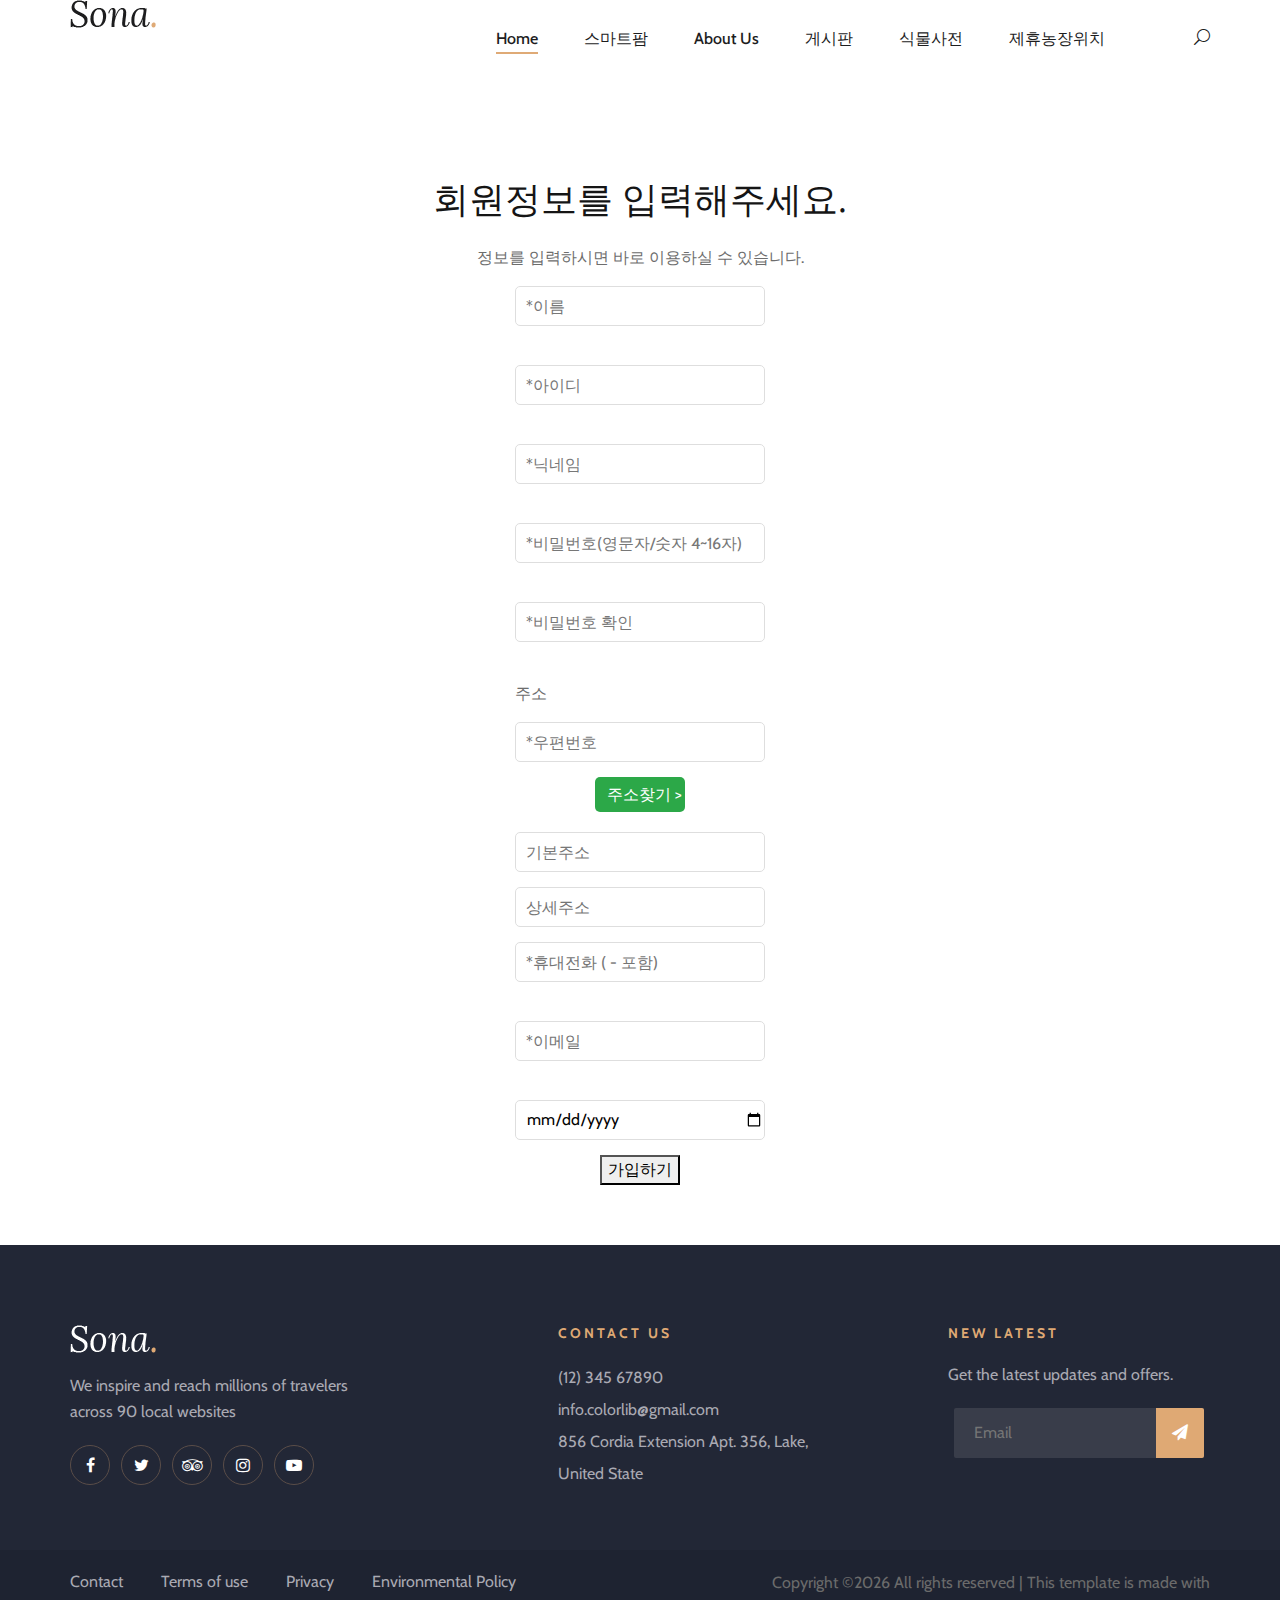
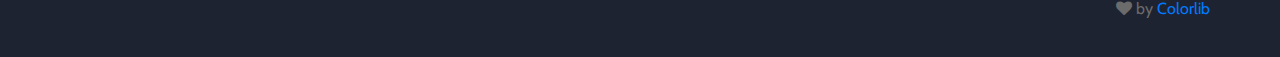
<file: sona-master/index - 복사본.html>
<!DOCTYPE html>
<html lang="zxx">

<head>
    <meta charset="UTF-8">
    <meta name="description" content="Sona Template">
    <meta name="keywords" content="Sona, unica, creative, html">
    <meta name="viewport" content="width=device-width, initial-scale=1.0">
    <meta http-equiv="X-UA-Compatible" content="ie=edge">
    <title>여름지기</title>

    <!-- Google Font -->
    <link href="https://fonts.googleapis.com/css?family=Lora:400,700&display=swap" rel="stylesheet">
    <link href="https://fonts.googleapis.com/css?family=Cabin:400,500,600,700&display=swap" rel="stylesheet">

    <!-- Css Styles -->
     <link rel="stylesheet" href="https://maxcdn.bootstrapcdn.com/bootstrap/4.0.0/css/bootstrap.min.css" integrity="sha384-Gn5384xqQ1aoWXA+058RXPxPg6fy4IWvTNh0E263XmFcJlSAwiGgFAW/dAiS6JXm" crossorigin="anonymous">
    <link rel="stylesheet" href="css/bootstrap.min.css" type="text/css">
    <link rel="stylesheet" href="css/font-awesome.min.css" type="text/css">
    <link rel="stylesheet" href="css/elegant-icons.css" type="text/css">
    <link rel="stylesheet" href="css/flaticon.css" type="text/css">
    <link rel="stylesheet" href="css/owl.carousel.min.css" type="text/css">
    <link rel="stylesheet" href="css/nice-select.css" type="text/css">
    <link rel="stylesheet" href="css/jquery-ui.min.css" type="text/css">
    <link rel="stylesheet" href="css/magnific-popup.css" type="text/css">
    <link rel="stylesheet" href="css/slicknav.min.css" type="text/css">
    <link rel="stylesheet" href="css/style.css" type="text/css">
    
</head>

<body>
    <!-- Page Preloder -->
    <div id="preloder">
        <div class="loader"></div>
    </div>
    
    
    
<!--반응형 작아졌을 때 나오는 메뉴들-->
    <!-- Offcanvas Menu Section Begin -->
    <div class="offcanvas-menu-overlay"></div>
    <div class="canvas-open">
        <i class="icon_menu"></i>
    </div>
    <div class="offcanvas-menu-wrapper">
        <div class="canvas-close">
            <i class="icon_close"></i>
        </div>
        <div class="search-icon  search-switch">
            <i class="icon_search"></i>
        </div>
        <div class="header-configure-area">
            <div class="language-option">
                <img src="img/flag.jpg" alt="">
                <span>EN <i class="fa fa-angle-down"></i></span>
                <div class="flag-dropdown">
                    <ul>
                        <li><a href="#">Zi</a></li>
                        <li><a href="#">Fr</a></li>
                    </ul>
                </div>
            </div>
            <a href="#" class="bk-btn">Booking Now</a>
        </div>
        <nav class="mainmenu mobile-menu">
            <ul>
                <li class="active"><a href="./index.html">Home</a></li>
                <li><a href="./rooms.html">Rooms</a></li>
                <li><a href="./about-us.html">About Us</a></li>
                <li><a href="./pages.html">Pages</a>
                    <ul class="dropdown">
                        <li><a href="./room-details.html">Room Details</a></li>
                        <li><a href="#">Deluxe Room</a></li>
                        <li><a href="#">Family Room</a></li>
                        <li><a href="#">Premium Room</a></li>
                    </ul>
                </li>
                <li><a href="./blog.html">News</a></li>
                <li><a href="./contact.html">Contact</a></li>
            </ul>
        </nav>
        <div id="mobile-menu-wrap"></div>
        <div class="top-social">
            <a href="#"><i class="fa fa-facebook"></i></a>
            <a href="#"><i class="fa fa-twitter"></i></a>
            <a href="#"><i class="fa fa-tripadvisor"></i></a>
            <a href="#"><i class="fa fa-instagram"></i></a>
        </div>
        <ul class="top-widget">
            <li><i class="fa fa-phone"></i> (12) 345 67890</li>
            <li><i class="fa fa-envelope"></i> info.colorlib@gmail.com</li>
        </ul>
    </div>
    <!-- 작아질때 나오는 메뉴 끝 -->

   <!--여기가 진짜 헤드섹션-->
    <!-- Header Section Begin -->
    <header class="header-section">
       
        <div class="menu-item">
            <div class="container">
                <div class="row">
                    <div class="col-lg-2">
                        <div class="logo">
                            <a href="./index.html">
                               <!--로고 들어가는섹션-->
                                <img src="img/logo.png" alt="">
                            </a>
                        </div>
                    </div>
                    <div class="col-lg-10">
                        <div class="nav-menu">
                            <nav class="mainmenu">
                                <ul>
                                   <!--네비게이션 메뉴-->
                                    <li class="active"><a href="./index.html">Home</a></li>
                                    <li><a href="./rooms.html">스마트팜</a></li>
                                    <li><a href="./about-us.html">About Us</a></li>
                                    <li><a href="./pages.html">게시판</a>
                                        <ul class="dropdown">
                                            <li><a href="./room-details.html">자유게시판</a></li>
                                            <li><a href="./blog-details.html">팁게시판</a></li>
                                            <li><a href="#">장터 게시판</a></li>
                                            <li><a href="#">분양 게시판</a></li>
                                        </ul>
                                    </li>
                                    <li><a href="./blog.html">식물사전</a></li>
                                    <li><a href="./contact.html">제휴농장위치</a></li>
                                </ul>
                            </nav>
                            <div class="nav-right search-switch">
                                <i class="icon_search"></i>
                            </div>
                        </div>
                    </div>
                </div>
            </div>
        </div>
    </header>
    <!-- Header End -->

    <!-- 여기부터 진짜 내용 -->
    
    <section class="hero-section">
       <div>
            <h2>회원정보를 입력해주세요.</h2>
            <br>

            <p>정보를 입력하시면 바로 이용하실 수 있습니다.</p>
        </div>
        <form id="signUp" name="signUp" action="signup_act.do" method="post">
            <div>
                <div>
                    <input type="text" name="name" id="fullName" placeholder="*이름">
                </div>
                <sup id="name_check">&nbsp;</sup>
                <div>
                    <input type="text" name="id" id="id" placeholder="*아이디">
                </div>
				<sup id="id_check">&nbsp;</sup>
                <div >
                    <input type="text" name='nickname' id="nickName" placeholder="*닉네임">
                </div>
				<sup id="nick_check">&nbsp;</sup>
                <div >
                    <input type="password" name="password" id="password" placeholder="*비밀번호(영문자/숫자 4~16자)">
                </div>
                <sup id=pass_check>&nbsp;</sup>
                <div>
                    <input type="password" id='confirm' placeholder="*비밀번호 확인">
                </div>
                <sup id=confirm_check>&nbsp;</sup>
                <div class="ad">
                    <p>주소</p>
                    <input type="text" name="postCode" id="postCode" placeholder="*우편번호" readonly>
                    <button id="find_postcode_btn" type="button" class="btn btn-success">주소찾기 ></button>
                    <br> 
                    <input type="text" name="baseAddress" id="baseAddress" placeholder="기본주소" readonly>
                    <input type="text" name="detailAddress" id="detailAddress" placeholder="상세주소"> 

                </div>

                <div>
                    <input type="tel" name="phoneNumber" id="phoneNumber" placeholder="*휴대전화 ( - 포함)">
                </div>
                <sup id="phone_check">&nbsp;</sup>
                <div>
                    <input type="email" name="email" id="email" placeholder="*이메일">
                </div>
                <sup id="email_check">&nbsp;</sup>
                <div>
                    <input type="date" name="birthDay" placeholder="생년월일">
                </div>


            </div>
            <div>
                <button type="submit">가입하기</button>

            </div>
        </form>
    </section>
    <!-- Blog Section End -->

    <!-- Footer Section Begin -->
    <footer class="footer-section">
        <div class="container">
            <div class="footer-text">
                <div class="row">
                    <div class="col-lg-4">
                        <div class="ft-about">
                            <div class="logo">
                                <a href="#">
                                    <img src="img/footer-logo.png" alt="">
                                </a>
                            </div>
                            <p>We inspire and reach millions of travelers<br /> across 90 local websites</p>
                            <div class="fa-social">
                                <a href="#"><i class="fa fa-facebook"></i></a>
                                <a href="#"><i class="fa fa-twitter"></i></a>
                                <a href="#"><i class="fa fa-tripadvisor"></i></a>
                                <a href="#"><i class="fa fa-instagram"></i></a>
                                <a href="#"><i class="fa fa-youtube-play"></i></a>
                            </div>
                        </div>
                    </div>
                    <div class="col-lg-3 offset-lg-1">
                        <div class="ft-contact">
                            <h6>Contact Us</h6>
                            <ul>
                                <li>(12) 345 67890</li>
                                <li>info.colorlib@gmail.com</li>
                                <li>856 Cordia Extension Apt. 356, Lake, United State</li>
                            </ul>
                        </div>
                    </div>
                    <div class="col-lg-3 offset-lg-1">
                        <div class="ft-newslatter">
                            <h6>New latest</h6>
                            <p>Get the latest updates and offers.</p>
                            <form action="#" class="fn-form">
                                <input type="text" placeholder="Email">
                                <button type="submit"><i class="fa fa-send"></i></button>
                            </form>
                        </div>
                    </div>
                </div>
            </div>
        </div>
        <div class="copyright-option">
            <div class="container">
                <div class="row">
                    <div class="col-lg-7">
                        <ul>
                            <li><a href="#">Contact</a></li>
                            <li><a href="#">Terms of use</a></li>
                            <li><a href="#">Privacy</a></li>
                            <li><a href="#">Environmental Policy</a></li>
                        </ul>
                    </div>
                    <div class="col-lg-5">
                        <div class="co-text"><p><!-- Link back to Colorlib can't be removed. Template is licensed under CC BY 3.0. -->
  Copyright &copy;<script>document.write(new Date().getFullYear());</script> All rights reserved | This template is made with <i class="fa fa-heart" aria-hidden="true"></i> by <a href="https://colorlib.com" target="_blank">Colorlib</a>
  <!-- Link back to Colorlib can't be removed. Template is licensed under CC BY 3.0. --></p></div>
                    </div>
                </div>
            </div>
        </div>
    </footer>
    <!-- Footer Section End -->

    <!-- Search model Begin -->
    <div class="search-model">
        <div class="h-100 d-flex align-items-center justify-content-center">
            <div class="search-close-switch"><i class="icon_close"></i></div>
            <form class="search-model-form">
                <input type="text" id="search-input" placeholder="Search here.....">
            </form>
        </div>
    </div>
    <!-- Search model end -->

    <!-- Js Plugins -->
    <script src="js/jquery-3.3.1.min.js"></script>
    <script src="js/bootstrap.min.js"></script>
    <script src="js/jquery.magnific-popup.min.js"></script>
    <script src="js/jquery.nice-select.min.js"></script>
    <script src="js/jquery-ui.min.js"></script>
    <script src="js/jquery.slicknav.js"></script>
    <script src="js/owl.carousel.min.js"></script>
    <script src="js/main.js"></script>
</body>

</html>
</file>
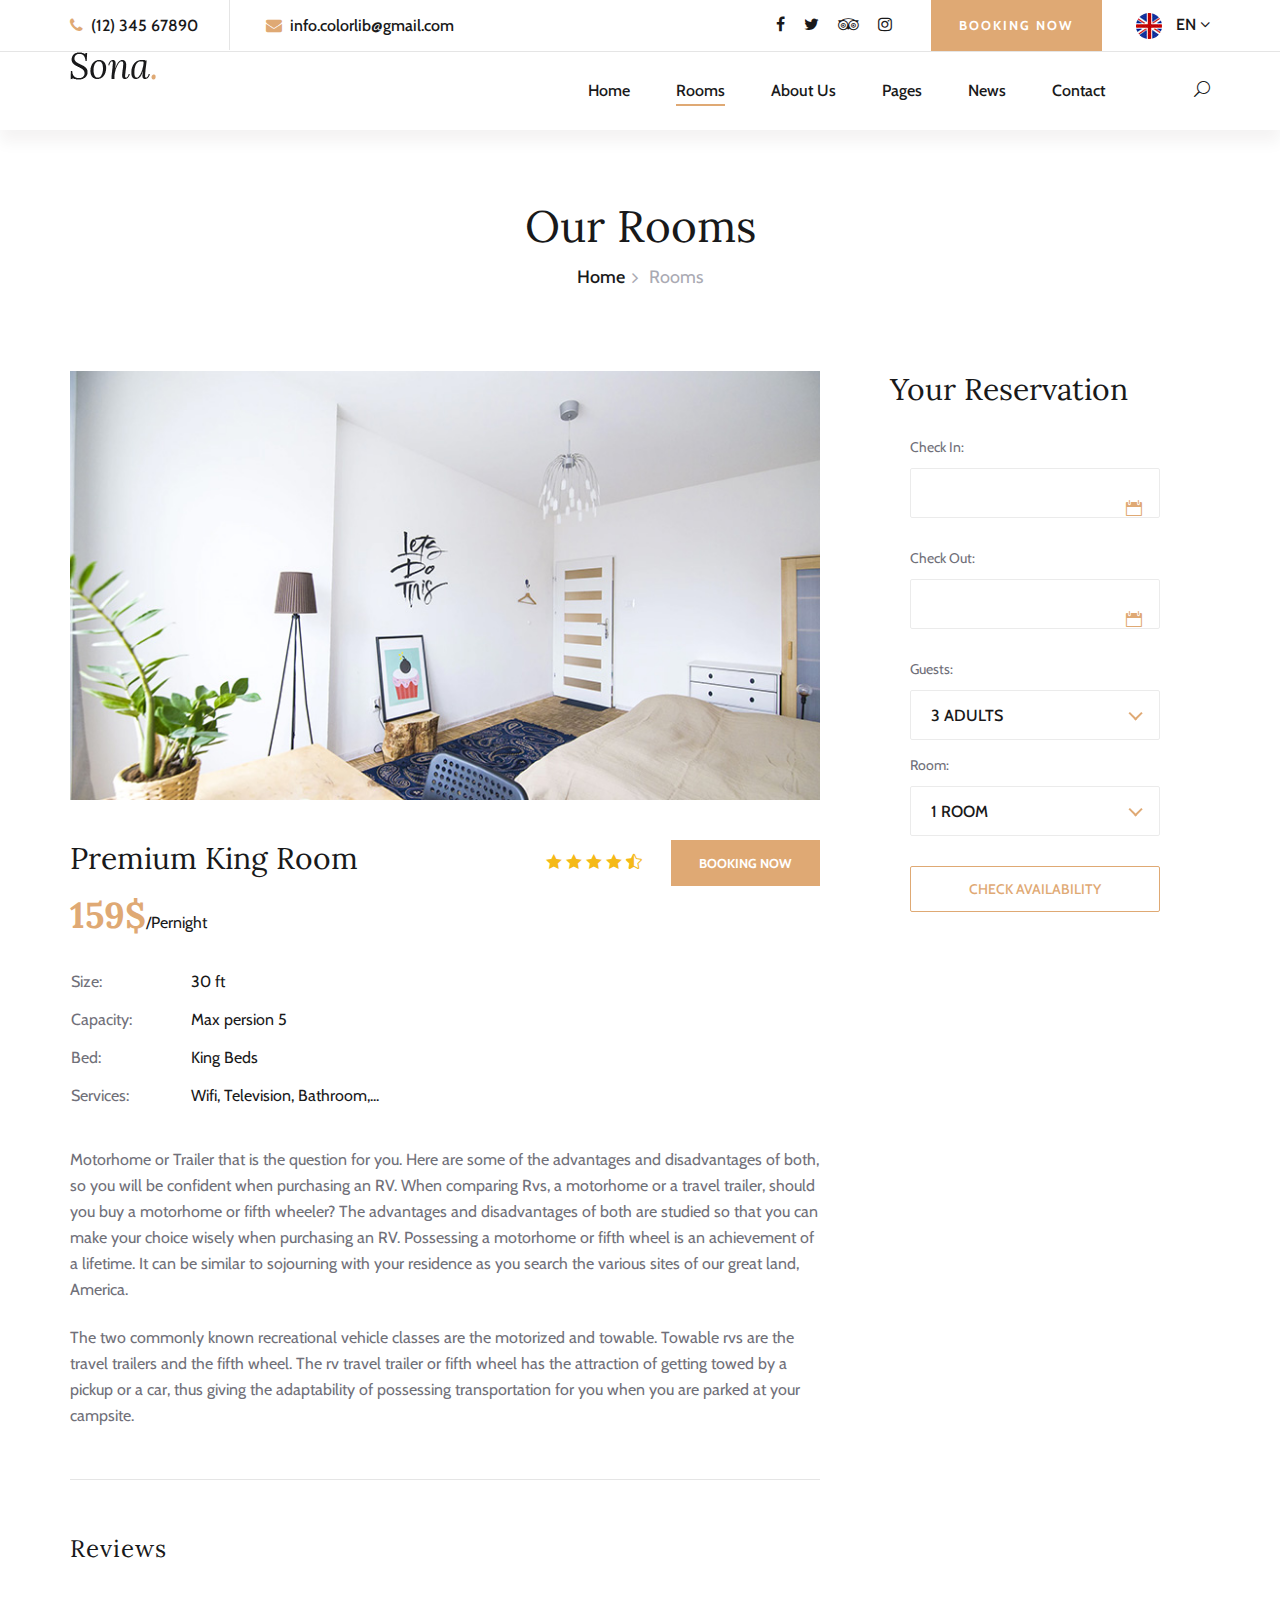
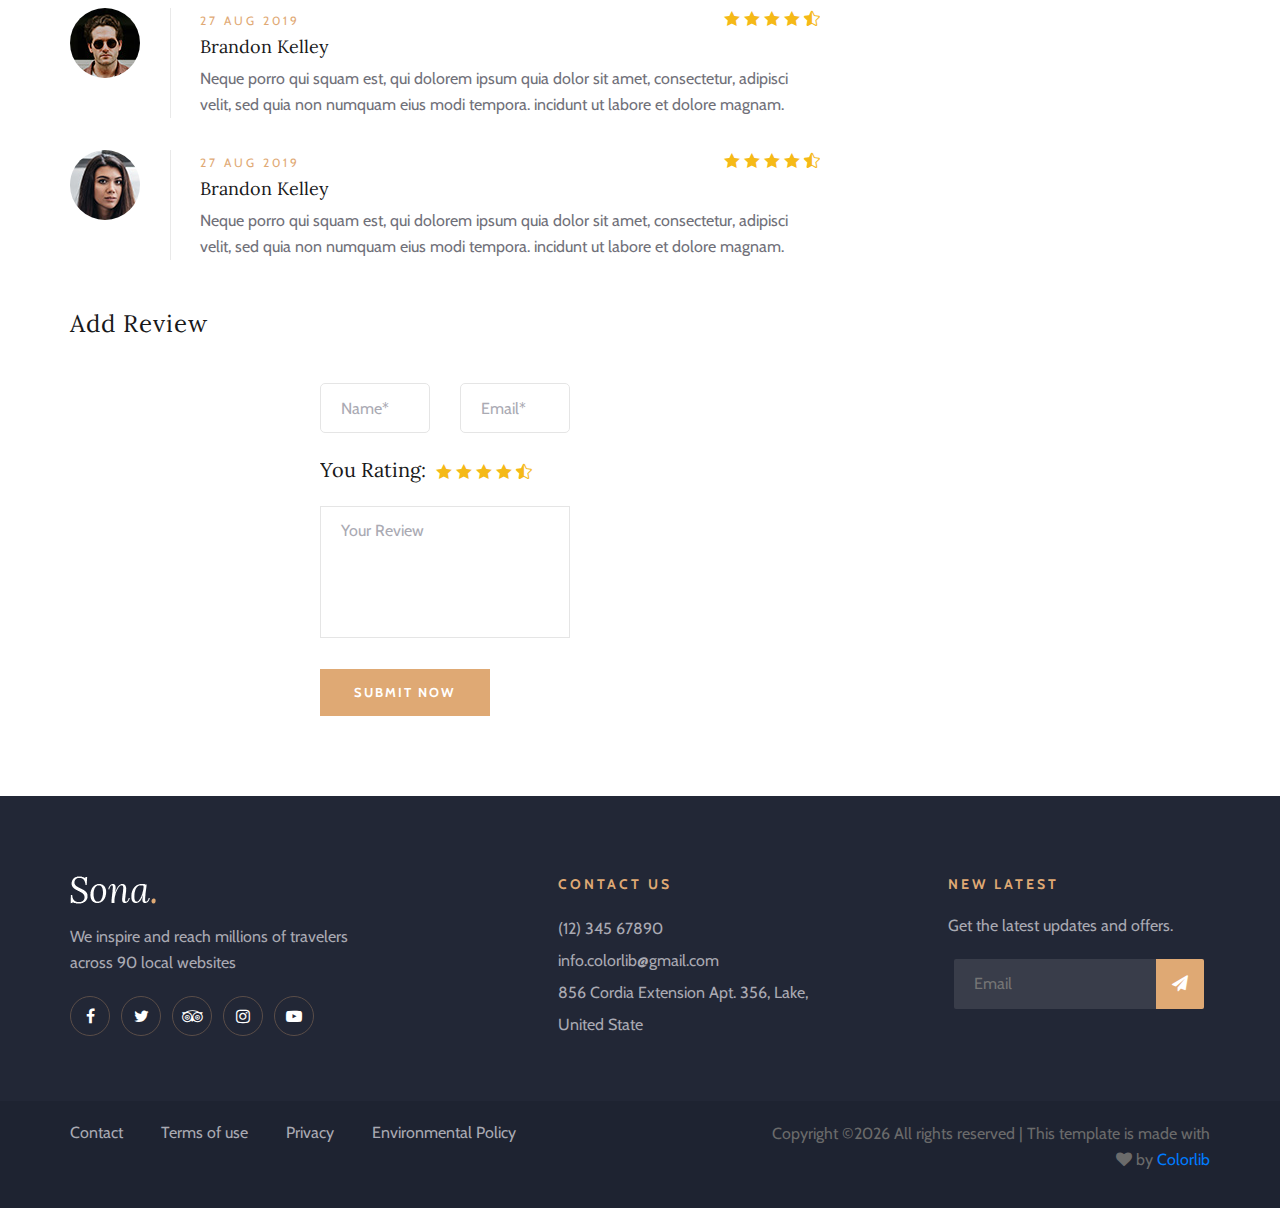
<file: sona-master/room-details.html>
<!DOCTYPE html>
<html lang="zxx">

<head>
    <meta charset="UTF-8">
    <meta name="description" content="Sona Template">
    <meta name="keywords" content="Sona, unica, creative, html">
    <meta name="viewport" content="width=device-width, initial-scale=1.0">
    <meta http-equiv="X-UA-Compatible" content="ie=edge">
    <title>Sona | Template</title>

    <!-- Google Font -->
    <link href="https://fonts.googleapis.com/css?family=Lora:400,700&display=swap" rel="stylesheet">
    <link href="https://fonts.googleapis.com/css?family=Cabin:400,500,600,700&display=swap" rel="stylesheet">

    <!-- Css Styles -->
    <link rel="stylesheet" href="css/bootstrap.min.css" type="text/css">
    <link rel="stylesheet" href="css/font-awesome.min.css" type="text/css">
    <link rel="stylesheet" href="css/elegant-icons.css" type="text/css">
    <link rel="stylesheet" href="css/flaticon.css" type="text/css">
    <link rel="stylesheet" href="css/owl.carousel.min.css" type="text/css">
    <link rel="stylesheet" href="css/nice-select.css" type="text/css">
    <link rel="stylesheet" href="css/jquery-ui.min.css" type="text/css">
    <link rel="stylesheet" href="css/magnific-popup.css" type="text/css">
    <link rel="stylesheet" href="css/slicknav.min.css" type="text/css">
    <link rel="stylesheet" href="css/style.css" type="text/css">
</head>

<body>
    <!-- Page Preloder -->
    <div id="preloder">
        <div class="loader"></div>
    </div>

    <!-- Offcanvas Menu Section Begin -->
    <div class="offcanvas-menu-overlay"></div>
    <div class="canvas-open">
        <i class="icon_menu"></i>
    </div>
    <div class="offcanvas-menu-wrapper">
        <div class="canvas-close">
            <i class="icon_close"></i>
        </div>
        <div class="search-icon search-switch">
            <i class="icon_search"></i>
        </div>
        <div class="header-configure-area">
            <div class="language-option">
                <img src="img/flag.jpg" alt="">
                <span>EN <i class="fa fa-angle-down"></i></span>
                <div class="flag-dropdown">
                    <ul>
                        <li><a href="#">Zi</a></li>
                        <li><a href="#">Fr</a></li>
                    </ul>
                </div>
            </div>
            <a href="#" class="bk-btn">Booking Now</a>
        </div>
        <nav class="mainmenu mobile-menu">
            <ul>
                <li class="active"><a href="./index.html">Home</a></li>
                <li><a href="./rooms.html">Rooms</a></li>
                <li><a href="./about-us.html">About Us</a></li>
                <li><a href="./pages.html">Pages</a>
                    <ul class="dropdown">
                        <li><a href="./room-details.html">Room Details</a></li>
                        <li><a href="./blog-details.html">Blog Details</a></li>
                        <li><a href="#">Family Room</a></li>
                        <li><a href="#">Premium Room</a></li>
                    </ul>
                </li>
                <li><a href="./blog.html">News</a></li>
                <li><a href="./contact.html">Contact</a></li>
            </ul>
        </nav>
        <div id="mobile-menu-wrap"></div>
        <div class="top-social">
            <a href="#"><i class="fa fa-facebook"></i></a>
            <a href="#"><i class="fa fa-twitter"></i></a>
            <a href="#"><i class="fa fa-tripadvisor"></i></a>
            <a href="#"><i class="fa fa-instagram"></i></a>
        </div>
        <ul class="top-widget">
            <li><i class="fa fa-phone"></i> (12) 345 67890</li>
            <li><i class="fa fa-envelope"></i> info.colorlib@gmail.com</li>
        </ul>
    </div>
    <!-- Offcanvas Menu Section End -->

    <!-- Header Section Begin -->
    <header class="header-section header-normal">
        <div class="top-nav">
            <div class="container">
                <div class="row">
                    <div class="col-lg-6">
                        <ul class="tn-left">
                            <li><i class="fa fa-phone"></i> (12) 345 67890</li>
                            <li><i class="fa fa-envelope"></i> info.colorlib@gmail.com</li>
                        </ul>
                    </div>
                    <div class="col-lg-6">
                        <div class="tn-right">
                            <div class="top-social">
                                <a href="#"><i class="fa fa-facebook"></i></a>
                                <a href="#"><i class="fa fa-twitter"></i></a>
                                <a href="#"><i class="fa fa-tripadvisor"></i></a>
                                <a href="#"><i class="fa fa-instagram"></i></a>
                            </div>
                            <a href="#" class="bk-btn">Booking Now</a>
                            <div class="language-option">
                                <img src="img/flag.jpg" alt="">
                                <span>EN <i class="fa fa-angle-down"></i></span>
                                <div class="flag-dropdown">
                                    <ul>
                                        <li><a href="#">Zi</a></li>
                                        <li><a href="#">Fr</a></li>
                                    </ul>
                                </div>
                            </div>
                        </div>
                    </div>
                </div>
            </div>
        </div>
        <div class="menu-item">
            <div class="container">
                <div class="row">
                    <div class="col-lg-2">
                        <div class="logo">
                            <a href="./index.html">
                                <img src="img/logo.png" alt="">
                            </a>
                        </div>
                    </div>
                    <div class="col-lg-10">
                        <div class="nav-menu">
                            <nav class="mainmenu">
                                <ul>
                                    <li><a href="./index.html">Home</a></li>
                                    <li class="active"><a href="./rooms.html">Rooms</a></li>
                                    <li><a href="./about-us.html">About Us</a></li>
                                    <li><a href="./pages.html">Pages</a>
                                        <ul class="dropdown">
                                            <li><a href="./room-details.html">Room Details</a></li>
                                            <li><a href="./blog-details.html">Blog Details</a></li>
                                            <li><a href="#">Family Room</a></li>
                                            <li><a href="#">Premium Room</a></li>
                                        </ul>
                                    </li>
                                    <li><a href="./blog.html">News</a></li>
                                    <li><a href="./contact.html">Contact</a></li>
                                </ul>
                            </nav>
                            <div class="nav-right search-switch">
                                <i class="icon_search"></i>
                            </div>
                        </div>
                    </div>
                </div>
            </div>
        </div>
    </header>
    <!-- Header End -->

    <!-- Breadcrumb Section Begin -->
    <div class="breadcrumb-section">
        <div class="container">
            <div class="row">
                <div class="col-lg-12">
                    <div class="breadcrumb-text">
                        <h2>Our Rooms</h2>
                        <div class="bt-option">
                            <a href="./home.html">Home</a>
                            <span>Rooms</span>
                        </div>
                    </div>
                </div>
            </div>
        </div>
    </div>
    <!-- Breadcrumb Section End -->

    <!-- Room Details Section Begin -->
    <section class="room-details-section spad">
        <div class="container">
            <div class="row">
                <div class="col-lg-8">
                    <div class="room-details-item">
                        <img src="img/room/room-details.jpg" alt="">
                        <div class="rd-text">
                            <div class="rd-title">
                                <h3>Premium King Room</h3>
                                <div class="rdt-right">
                                    <div class="rating">
                                        <i class="icon_star"></i>
                                        <i class="icon_star"></i>
                                        <i class="icon_star"></i>
                                        <i class="icon_star"></i>
                                        <i class="icon_star-half_alt"></i>
                                    </div>
                                    <a href="#">Booking Now</a>
                                </div>
                            </div>
                            <h2>159$<span>/Pernight</span></h2>
                            <table>
                                <tbody>
                                    <tr>
                                        <td class="r-o">Size:</td>
                                        <td>30 ft</td>
                                    </tr>
                                    <tr>
                                        <td class="r-o">Capacity:</td>
                                        <td>Max persion 5</td>
                                    </tr>
                                    <tr>
                                        <td class="r-o">Bed:</td>
                                        <td>King Beds</td>
                                    </tr>
                                    <tr>
                                        <td class="r-o">Services:</td>
                                        <td>Wifi, Television, Bathroom,...</td>
                                    </tr>
                                </tbody>
                            </table>
                            <p class="f-para">Motorhome or Trailer that is the question for you. Here are some of the
                                advantages and disadvantages of both, so you will be confident when purchasing an RV.
                                When comparing Rvs, a motorhome or a travel trailer, should you buy a motorhome or fifth
                                wheeler? The advantages and disadvantages of both are studied so that you can make your
                                choice wisely when purchasing an RV. Possessing a motorhome or fifth wheel is an
                                achievement of a lifetime. It can be similar to sojourning with your residence as you
                                search the various sites of our great land, America.</p>
                            <p>The two commonly known recreational vehicle classes are the motorized and towable.
                                Towable rvs are the travel trailers and the fifth wheel. The rv travel trailer or fifth
                                wheel has the attraction of getting towed by a pickup or a car, thus giving the
                                adaptability of possessing transportation for you when you are parked at your campsite.
                            </p>
                        </div>
                    </div>
                    <div class="rd-reviews">
                        <h4>Reviews</h4>
                        <div class="review-item">
                            <div class="ri-pic">
                                <img src="img/room/avatar/avatar-1.jpg" alt="">
                            </div>
                            <div class="ri-text">
                                <span>27 Aug 2019</span>
                                <div class="rating">
                                    <i class="icon_star"></i>
                                    <i class="icon_star"></i>
                                    <i class="icon_star"></i>
                                    <i class="icon_star"></i>
                                    <i class="icon_star-half_alt"></i>
                                </div>
                                <h5>Brandon Kelley</h5>
                                <p>Neque porro qui squam est, qui dolorem ipsum quia dolor sit amet, consectetur,
                                    adipisci velit, sed quia non numquam eius modi tempora. incidunt ut labore et dolore
                                    magnam.</p>
                            </div>
                        </div>
                        <div class="review-item">
                            <div class="ri-pic">
                                <img src="img/room/avatar/avatar-2.jpg" alt="">
                            </div>
                            <div class="ri-text">
                                <span>27 Aug 2019</span>
                                <div class="rating">
                                    <i class="icon_star"></i>
                                    <i class="icon_star"></i>
                                    <i class="icon_star"></i>
                                    <i class="icon_star"></i>
                                    <i class="icon_star-half_alt"></i>
                                </div>
                                <h5>Brandon Kelley</h5>
                                <p>Neque porro qui squam est, qui dolorem ipsum quia dolor sit amet, consectetur,
                                    adipisci velit, sed quia non numquam eius modi tempora. incidunt ut labore et dolore
                                    magnam.</p>
                            </div>
                        </div>
                    </div>
                    <div class="review-add">
                        <h4>Add Review</h4>
                        <form action="#" class="ra-form">
                            <div class="row">
                                <div class="col-lg-6">
                                    <input type="text" placeholder="Name*">
                                </div>
                                <div class="col-lg-6">
                                    <input type="text" placeholder="Email*">
                                </div>
                                <div class="col-lg-12">
                                    <div>
                                        <h5>You Rating:</h5>
                                        <div class="rating">
                                            <i class="icon_star"></i>
                                            <i class="icon_star"></i>
                                            <i class="icon_star"></i>
                                            <i class="icon_star"></i>
                                            <i class="icon_star-half_alt"></i>
                                        </div>
                                    </div>
                                    <textarea placeholder="Your Review"></textarea>
                                    <button type="submit">Submit Now</button>
                                </div>
                            </div>
                        </form>
                    </div>
                </div>
                <div class="col-lg-4">
                    <div class="room-booking">
                        <h3>Your Reservation</h3>
                        <form action="#">
                            <div class="check-date">
                                <label for="date-in">Check In:</label>
                                <input type="text" class="date-input" id="date-in">
                                <i class="icon_calendar"></i>
                            </div>
                            <div class="check-date">
                                <label for="date-out">Check Out:</label>
                                <input type="text" class="date-input" id="date-out">
                                <i class="icon_calendar"></i>
                            </div>
                            <div class="select-option">
                                <label for="guest">Guests:</label>
                                <select id="guest">
                                    <option value="">3 Adults</option>
                                </select>
                            </div>
                            <div class="select-option">
                                <label for="room">Room:</label>
                                <select id="room">
                                    <option value="">1 Room</option>
                                </select>
                            </div>
                            <button type="submit">Check Availability</button>
                        </form>
                    </div>
                </div>
            </div>
        </div>
    </section>
    <!-- Room Details Section End -->

    <!-- Footer Section Begin -->
    <footer class="footer-section">
        <div class="container">
            <div class="footer-text">
                <div class="row">
                    <div class="col-lg-4">
                        <div class="ft-about">
                            <div class="logo">
                                <a href="#">
                                    <img src="img/footer-logo.png" alt="">
                                </a>
                            </div>
                            <p>We inspire and reach millions of travelers<br /> across 90 local websites</p>
                            <div class="fa-social">
                                <a href="#"><i class="fa fa-facebook"></i></a>
                                <a href="#"><i class="fa fa-twitter"></i></a>
                                <a href="#"><i class="fa fa-tripadvisor"></i></a>
                                <a href="#"><i class="fa fa-instagram"></i></a>
                                <a href="#"><i class="fa fa-youtube-play"></i></a>
                            </div>
                        </div>
                    </div>
                    <div class="col-lg-3 offset-lg-1">
                        <div class="ft-contact">
                            <h6>Contact Us</h6>
                            <ul>
                                <li>(12) 345 67890</li>
                                <li>info.colorlib@gmail.com</li>
                                <li>856 Cordia Extension Apt. 356, Lake, United State</li>
                            </ul>
                        </div>
                    </div>
                    <div class="col-lg-3 offset-lg-1">
                        <div class="ft-newslatter">
                            <h6>New latest</h6>
                            <p>Get the latest updates and offers.</p>
                            <form action="#" class="fn-form">
                                <input type="text" placeholder="Email">
                                <button type="submit"><i class="fa fa-send"></i></button>
                            </form>
                        </div>
                    </div>
                </div>
            </div>
        </div>
        <div class="copyright-option">
            <div class="container">
                <div class="row">
                    <div class="col-lg-7">
                        <ul>
                            <li><a href="#">Contact</a></li>
                            <li><a href="#">Terms of use</a></li>
                            <li><a href="#">Privacy</a></li>
                            <li><a href="#">Environmental Policy</a></li>
                        </ul>
                    </div>
                    <div class="col-lg-5">
                        <div class="co-text"><p><!-- Link back to Colorlib can't be removed. Template is licensed under CC BY 3.0. -->
  Copyright &copy;<script>document.write(new Date().getFullYear());</script> All rights reserved | This template is made with <i class="fa fa-heart" aria-hidden="true"></i> by <a href="https://colorlib.com" target="_blank">Colorlib</a>
  <!-- Link back to Colorlib can't be removed. Template is licensed under CC BY 3.0. --></p></div>
                    </div>
                </div>
            </div>
        </div>
    </footer>
    <!-- Footer Section End -->

    <!-- Search model Begin -->
    <div class="search-model">
        <div class="h-100 d-flex align-items-center justify-content-center">
            <div class="search-close-switch"><i class="icon_close"></i></div>
            <form class="search-model-form">
                <input type="text" id="search-input" placeholder="Search here.....">
            </form>
        </div>
    </div>
    <!-- Search model end -->

    <!-- Js Plugins -->
    <script src="js/jquery-3.3.1.min.js"></script>
    <script src="js/bootstrap.min.js"></script>
    <script src="js/jquery.magnific-popup.min.js"></script>
    <script src="js/jquery.nice-select.min.js"></script>
    <script src="js/jquery-ui.min.js"></script>
    <script src="js/jquery.slicknav.js"></script>
    <script src="js/owl.carousel.min.js"></script>
    <script src="js/main.js"></script>
</body>

</html>
</file>
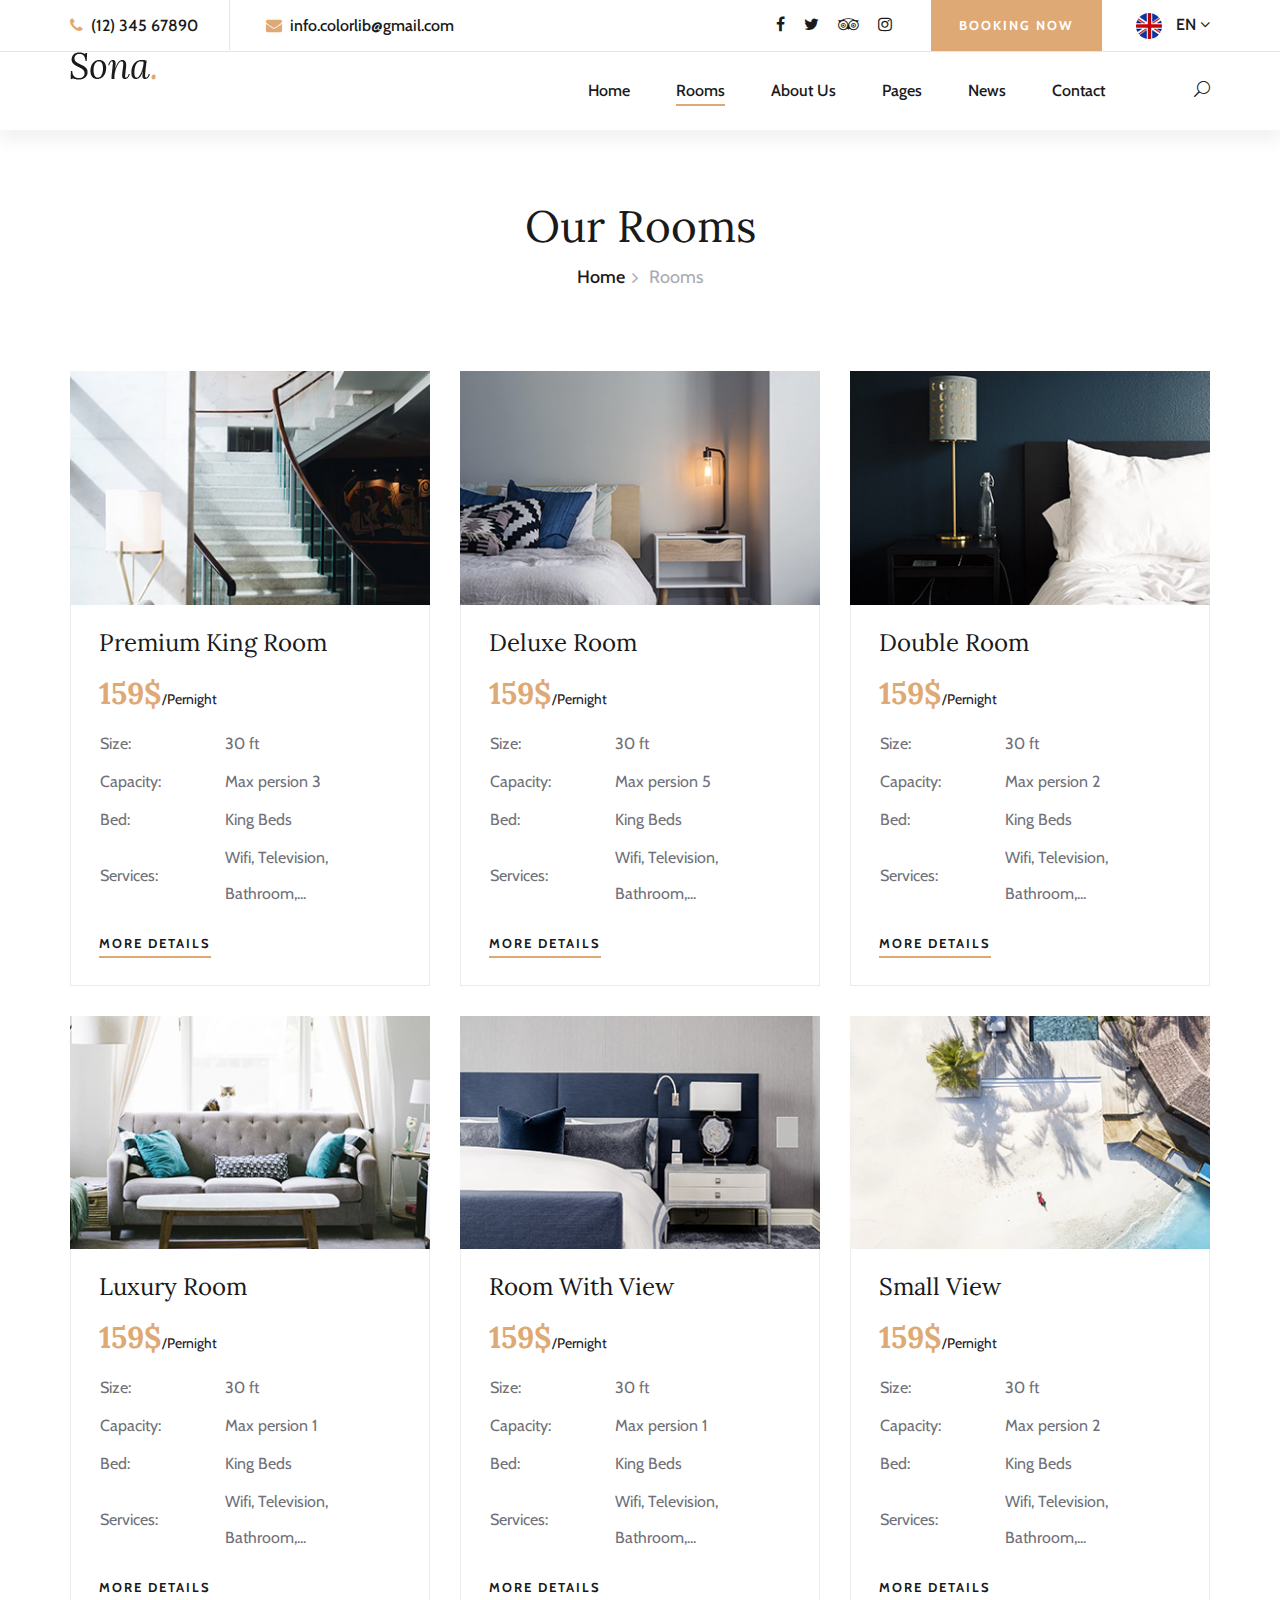
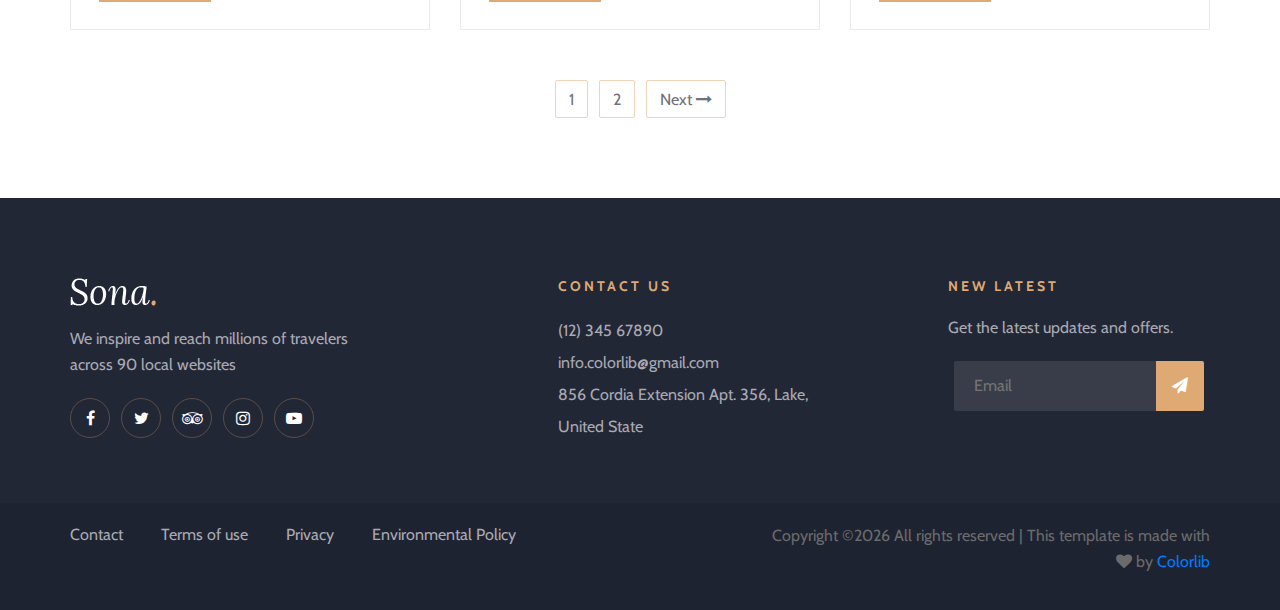
<file: sona-master/rooms.html>
<!DOCTYPE html>
<html lang="zxx">

<head>
    <meta charset="UTF-8">
    <meta name="description" content="Sona Template">
    <meta name="keywords" content="Sona, unica, creative, html">
    <meta name="viewport" content="width=device-width, initial-scale=1.0">
    <meta http-equiv="X-UA-Compatible" content="ie=edge">
    <title>Sona | Template</title>

    <!-- Google Font -->
    <link href="https://fonts.googleapis.com/css?family=Lora:400,700&display=swap" rel="stylesheet">
    <link href="https://fonts.googleapis.com/css?family=Cabin:400,500,600,700&display=swap" rel="stylesheet">

    <!-- Css Styles -->
    <link rel="stylesheet" href="css/bootstrap.min.css" type="text/css">
    <link rel="stylesheet" href="css/font-awesome.min.css" type="text/css">
    <link rel="stylesheet" href="css/elegant-icons.css" type="text/css">
    <link rel="stylesheet" href="css/flaticon.css" type="text/css">
    <link rel="stylesheet" href="css/owl.carousel.min.css" type="text/css">
    <link rel="stylesheet" href="css/nice-select.css" type="text/css">
    <link rel="stylesheet" href="css/jquery-ui.min.css" type="text/css">
    <link rel="stylesheet" href="css/magnific-popup.css" type="text/css">
    <link rel="stylesheet" href="css/slicknav.min.css" type="text/css">
    <link rel="stylesheet" href="css/style.css" type="text/css">
</head>

<body>
    <!-- Page Preloder -->
    <div id="preloder">
        <div class="loader"></div>
    </div>

    <!-- Offcanvas Menu Section Begin -->
    <div class="offcanvas-menu-overlay"></div>
    <div class="canvas-open">
        <i class="icon_menu"></i>
    </div>
    <div class="offcanvas-menu-wrapper">
        <div class="canvas-close">
            <i class="icon_close"></i>
        </div>
        <div class="search-icon search-switch">
            <i class="icon_search"></i>
        </div>
        <div class="header-configure-area">
            <div class="language-option">
                <img src="img/flag.jpg" alt="">
                <span>EN <i class="fa fa-angle-down"></i></span>
                <div class="flag-dropdown">
                    <ul>
                        <li><a href="#">Zi</a></li>
                        <li><a href="#">Fr</a></li>
                    </ul>
                </div>
            </div>
            <a href="#" class="bk-btn">Booking Now</a>
        </div>
        <nav class="mainmenu mobile-menu">
            <ul>
                <li class="active"><a href="./index.html">Home</a></li>
                <li><a href="./rooms.html">Rooms</a></li>
                <li><a href="./about-us.html">About Us</a></li>
                <li><a href="./pages.html">Pages</a>
                    <ul class="dropdown">
                        <li><a href="./room-details.html">Room Details</a></li>
                        <li><a href="./blog-details.html">Blog Details</a></li>
                        <li><a href="#">Family Room</a></li>
                        <li><a href="#">Premium Room</a></li>
                    </ul>
                </li>
                <li><a href="./blog.html">News</a></li>
                <li><a href="./contact.html">Contact</a></li>
            </ul>
        </nav>
        <div id="mobile-menu-wrap"></div>
        <div class="top-social">
            <a href="#"><i class="fa fa-facebook"></i></a>
            <a href="#"><i class="fa fa-twitter"></i></a>
            <a href="#"><i class="fa fa-tripadvisor"></i></a>
            <a href="#"><i class="fa fa-instagram"></i></a>
        </div>
        <ul class="top-widget">
            <li><i class="fa fa-phone"></i> (12) 345 67890</li>
            <li><i class="fa fa-envelope"></i> info.colorlib@gmail.com</li>
        </ul>
    </div>
    <!-- Offcanvas Menu Section End -->

    <!-- Header Section Begin -->
    <header class="header-section header-normal">
        <div class="top-nav">
            <div class="container">
                <div class="row">
                    <div class="col-lg-6">
                        <ul class="tn-left">
                            <li><i class="fa fa-phone"></i> (12) 345 67890</li>
                            <li><i class="fa fa-envelope"></i> info.colorlib@gmail.com</li>
                        </ul>
                    </div>
                    <div class="col-lg-6">
                        <div class="tn-right">
                            <div class="top-social">
                                <a href="#"><i class="fa fa-facebook"></i></a>
                                <a href="#"><i class="fa fa-twitter"></i></a>
                                <a href="#"><i class="fa fa-tripadvisor"></i></a>
                                <a href="#"><i class="fa fa-instagram"></i></a>
                            </div>
                            <a href="#" class="bk-btn">Booking Now</a>
                            <div class="language-option">
                                <img src="img/flag.jpg" alt="">
                                <span>EN <i class="fa fa-angle-down"></i></span>
                                <div class="flag-dropdown">
                                    <ul>
                                        <li><a href="#">Zi</a></li>
                                        <li><a href="#">Fr</a></li>
                                    </ul>
                                </div>
                            </div>
                        </div>
                    </div>
                </div>
            </div>
        </div>
        <div class="menu-item">
            <div class="container">
                <div class="row">
                    <div class="col-lg-2">
                        <div class="logo">
                            <a href="./index.html">
                                <img src="img/logo.png" alt="">
                            </a>
                        </div>
                    </div>
                    <div class="col-lg-10">
                        <div class="nav-menu">
                            <nav class="mainmenu">
                                <ul>
                                    <li><a href="./index.html">Home</a></li>
                                    <li class="active"><a href="./rooms.html">Rooms</a></li>
                                    <li><a href="./about-us.html">About Us</a></li>
                                    <li><a href="./pages.html">Pages</a>
                                        <ul class="dropdown">
                                            <li><a href="./room-details.html">Room Details</a></li>
                                            <li><a href="./blog-details.html">Blog Details</a></li>
                                            <li><a href="#">Family Room</a></li>
                                            <li><a href="#">Premium Room</a></li>
                                        </ul>
                                    </li>
                                    <li><a href="./blog.html">News</a></li>
                                    <li><a href="./contact.html">Contact</a></li>
                                </ul>
                            </nav>
                            <div class="nav-right search-switch">
                                <i class="icon_search"></i>
                            </div>
                        </div>
                    </div>
                </div>
            </div>
        </div>
    </header>
    <!-- Header End -->

    <!-- Breadcrumb Section Begin -->
    <div class="breadcrumb-section">
        <div class="container">
            <div class="row">
                <div class="col-lg-12">
                    <div class="breadcrumb-text">
                        <h2>Our Rooms</h2>
                        <div class="bt-option">
                            <a href="./home.html">Home</a>
                            <span>Rooms</span>
                        </div>
                    </div>
                </div>
            </div>
        </div>
    </div>
    <!-- Breadcrumb Section End -->

    <!-- Rooms Section Begin -->
    <section class="rooms-section spad">
        <div class="container">
            <div class="row">
                <div class="col-lg-4 col-md-6">
                    <div class="room-item">
                        <img src="img/room/room-1.jpg" alt="">
                        <div class="ri-text">
                            <h4>Premium King Room</h4>
                            <h3>159$<span>/Pernight</span></h3>
                            <table>
                                <tbody>
                                    <tr>
                                        <td class="r-o">Size:</td>
                                        <td>30 ft</td>
                                    </tr>
                                    <tr>
                                        <td class="r-o">Capacity:</td>
                                        <td>Max persion 3</td>
                                    </tr>
                                    <tr>
                                        <td class="r-o">Bed:</td>
                                        <td>King Beds</td>
                                    </tr>
                                    <tr>
                                        <td class="r-o">Services:</td>
                                        <td>Wifi, Television, Bathroom,...</td>
                                    </tr>
                                </tbody>
                            </table>
                            <a href="#" class="primary-btn">More Details</a>
                        </div>
                    </div>
                </div>
                <div class="col-lg-4 col-md-6">
                    <div class="room-item">
                        <img src="img/room/room-2.jpg" alt="">
                        <div class="ri-text">
                            <h4>Deluxe Room</h4>
                            <h3>159$<span>/Pernight</span></h3>
                            <table>
                                <tbody>
                                    <tr>
                                        <td class="r-o">Size:</td>
                                        <td>30 ft</td>
                                    </tr>
                                    <tr>
                                        <td class="r-o">Capacity:</td>
                                        <td>Max persion 5</td>
                                    </tr>
                                    <tr>
                                        <td class="r-o">Bed:</td>
                                        <td>King Beds</td>
                                    </tr>
                                    <tr>
                                        <td class="r-o">Services:</td>
                                        <td>Wifi, Television, Bathroom,...</td>
                                    </tr>
                                </tbody>
                            </table>
                            <a href="#" class="primary-btn">More Details</a>
                        </div>
                    </div>
                </div>
                <div class="col-lg-4 col-md-6">
                    <div class="room-item">
                        <img src="img/room/room-3.jpg" alt="">
                        <div class="ri-text">
                            <h4>Double Room</h4>
                            <h3>159$<span>/Pernight</span></h3>
                            <table>
                                <tbody>
                                    <tr>
                                        <td class="r-o">Size:</td>
                                        <td>30 ft</td>
                                    </tr>
                                    <tr>
                                        <td class="r-o">Capacity:</td>
                                        <td>Max persion 2</td>
                                    </tr>
                                    <tr>
                                        <td class="r-o">Bed:</td>
                                        <td>King Beds</td>
                                    </tr>
                                    <tr>
                                        <td class="r-o">Services:</td>
                                        <td>Wifi, Television, Bathroom,...</td>
                                    </tr>
                                </tbody>
                            </table>
                            <a href="#" class="primary-btn">More Details</a>
                        </div>
                    </div>
                </div>
                <div class="col-lg-4 col-md-6">
                    <div class="room-item">
                        <img src="img/room/room-4.jpg" alt="">
                        <div class="ri-text">
                            <h4>Luxury Room</h4>
                            <h3>159$<span>/Pernight</span></h3>
                            <table>
                                <tbody>
                                    <tr>
                                        <td class="r-o">Size:</td>
                                        <td>30 ft</td>
                                    </tr>
                                    <tr>
                                        <td class="r-o">Capacity:</td>
                                        <td>Max persion 1</td>
                                    </tr>
                                    <tr>
                                        <td class="r-o">Bed:</td>
                                        <td>King Beds</td>
                                    </tr>
                                    <tr>
                                        <td class="r-o">Services:</td>
                                        <td>Wifi, Television, Bathroom,...</td>
                                    </tr>
                                </tbody>
                            </table>
                            <a href="#" class="primary-btn">More Details</a>
                        </div>
                    </div>
                </div>
                <div class="col-lg-4 col-md-6">
                    <div class="room-item">
                        <img src="img/room/room-5.jpg" alt="">
                        <div class="ri-text">
                            <h4>Room With View</h4>
                            <h3>159$<span>/Pernight</span></h3>
                            <table>
                                <tbody>
                                    <tr>
                                        <td class="r-o">Size:</td>
                                        <td>30 ft</td>
                                    </tr>
                                    <tr>
                                        <td class="r-o">Capacity:</td>
                                        <td>Max persion 1</td>
                                    </tr>
                                    <tr>
                                        <td class="r-o">Bed:</td>
                                        <td>King Beds</td>
                                    </tr>
                                    <tr>
                                        <td class="r-o">Services:</td>
                                        <td>Wifi, Television, Bathroom,...</td>
                                    </tr>
                                </tbody>
                            </table>
                            <a href="#" class="primary-btn">More Details</a>
                        </div>
                    </div>
                </div>
                <div class="col-lg-4 col-md-6">
                    <div class="room-item">
                        <img src="img/room/room-6.jpg" alt="">
                        <div class="ri-text">
                            <h4>Small View</h4>
                            <h3>159$<span>/Pernight</span></h3>
                            <table>
                                <tbody>
                                    <tr>
                                        <td class="r-o">Size:</td>
                                        <td>30 ft</td>
                                    </tr>
                                    <tr>
                                        <td class="r-o">Capacity:</td>
                                        <td>Max persion 2</td>
                                    </tr>
                                    <tr>
                                        <td class="r-o">Bed:</td>
                                        <td>King Beds</td>
                                    </tr>
                                    <tr>
                                        <td class="r-o">Services:</td>
                                        <td>Wifi, Television, Bathroom,...</td>
                                    </tr>
                                </tbody>
                            </table>
                            <a href="#" class="primary-btn">More Details</a>
                        </div>
                    </div>
                </div>
                <div class="col-lg-12">
                    <div class="room-pagination">
                        <a href="#">1</a>
                        <a href="#">2</a>
                        <a href="#">Next <i class="fa fa-long-arrow-right"></i></a>
                    </div>
                </div>
            </div>
        </div>
    </section>
    <!-- Rooms Section End -->

    <!-- Footer Section Begin -->
    <footer class="footer-section">
        <div class="container">
            <div class="footer-text">
                <div class="row">
                    <div class="col-lg-4">
                        <div class="ft-about">
                            <div class="logo">
                                <a href="#">
                                    <img src="img/footer-logo.png" alt="">
                                </a>
                            </div>
                            <p>We inspire and reach millions of travelers<br /> across 90 local websites</p>
                            <div class="fa-social">
                                <a href="#"><i class="fa fa-facebook"></i></a>
                                <a href="#"><i class="fa fa-twitter"></i></a>
                                <a href="#"><i class="fa fa-tripadvisor"></i></a>
                                <a href="#"><i class="fa fa-instagram"></i></a>
                                <a href="#"><i class="fa fa-youtube-play"></i></a>
                            </div>
                        </div>
                    </div>
                    <div class="col-lg-3 offset-lg-1">
                        <div class="ft-contact">
                            <h6>Contact Us</h6>
                            <ul>
                                <li>(12) 345 67890</li>
                                <li>info.colorlib@gmail.com</li>
                                <li>856 Cordia Extension Apt. 356, Lake, United State</li>
                            </ul>
                        </div>
                    </div>
                    <div class="col-lg-3 offset-lg-1">
                        <div class="ft-newslatter">
                            <h6>New latest</h6>
                            <p>Get the latest updates and offers.</p>
                            <form action="#" class="fn-form">
                                <input type="text" placeholder="Email">
                                <button type="submit"><i class="fa fa-send"></i></button>
                            </form>
                        </div>
                    </div>
                </div>
            </div>
        </div>
        <div class="copyright-option">
            <div class="container">
                <div class="row">
                    <div class="col-lg-7">
                        <ul>
                            <li><a href="#">Contact</a></li>
                            <li><a href="#">Terms of use</a></li>
                            <li><a href="#">Privacy</a></li>
                            <li><a href="#">Environmental Policy</a></li>
                        </ul>
                    </div>
                    <div class="col-lg-5">
                        <div class="co-text"><p><!-- Link back to Colorlib can't be removed. Template is licensed under CC BY 3.0. -->
  Copyright &copy;<script>document.write(new Date().getFullYear());</script> All rights reserved | This template is made with <i class="fa fa-heart" aria-hidden="true"></i> by <a href="https://colorlib.com" target="_blank">Colorlib</a>
  <!-- Link back to Colorlib can't be removed. Template is licensed under CC BY 3.0. --></p></div>
                    </div>
                </div>
            </div>
        </div>
    </footer>
    <!-- Footer Section End -->

    <!-- Search model Begin -->
    <div class="search-model">
        <div class="h-100 d-flex align-items-center justify-content-center">
            <div class="search-close-switch"><i class="icon_close"></i></div>
            <form class="search-model-form">
                <input type="text" id="search-input" placeholder="Search here.....">
            </form>
        </div>
    </div>
    <!-- Search model end -->

    <!-- Js Plugins -->
    <script src="js/jquery-3.3.1.min.js"></script>
    <script src="js/bootstrap.min.js"></script>
    <script src="js/jquery.magnific-popup.min.js"></script>
    <script src="js/jquery.nice-select.min.js"></script>
    <script src="js/jquery-ui.min.js"></script>
    <script src="js/jquery.slicknav.js"></script>
    <script src="js/owl.carousel.min.js"></script>
    <script src="js/main.js"></script>
</body>

</html>
</file>
<file: sona-master/css/elegant-icons.css>
@font-face {
	font-family: 'ElegantIcons';
	src:url('../fonts/ElegantIcons.eot');
	src:url('../fonts/ElegantIcons.eot?#iefix') format('embedded-opentype'),
		url('../fonts/ElegantIcons.woff') format('woff'),
		url('../fonts/ElegantIcons.ttf') format('truetype'),
		url('../fonts/ElegantIcons.svg#ElegantIcons') format('svg');
	font-weight: normal;
	font-style: normal;
}

/* Use the following CSS code if you want to use data attributes for inserting your icons */
[data-icon]:before {
	font-family: 'ElegantIcons';
	content: attr(data-icon);
	speak: none;
	font-weight: normal;
	font-variant: normal;
	text-transform: none;
	line-height: 1;
	-webkit-font-smoothing: antialiased;
	-moz-osx-font-smoothing: grayscale;
}

/* Use the following CSS code if you want to have a class per icon */
/*
Instead of a list of all class selectors,
you can use the generic selector below, but it's slower:
[class*="your-class-prefix"] {
*/
.arrow_up, .arrow_down, .arrow_left, .arrow_right, .arrow_left-up, .arrow_right-up, .arrow_right-down, .arrow_left-down, .arrow-up-down, .arrow_up-down_alt, .arrow_left-right_alt, .arrow_left-right, .arrow_expand_alt2, .arrow_expand_alt, .arrow_condense, .arrow_expand, .arrow_move, .arrow_carrot-up, .arrow_carrot-down, .arrow_carrot-left, .arrow_carrot-right, .arrow_carrot-2up, .arrow_carrot-2down, .arrow_carrot-2left, .arrow_carrot-2right, .arrow_carrot-up_alt2, .arrow_carrot-down_alt2, .arrow_carrot-left_alt2, .arrow_carrot-right_alt2, .arrow_carrot-2up_alt2, .arrow_carrot-2down_alt2, .arrow_carrot-2left_alt2, .arrow_carrot-2right_alt2, .arrow_triangle-up, .arrow_triangle-down, .arrow_triangle-left, .arrow_triangle-right, .arrow_triangle-up_alt2, .arrow_triangle-down_alt2, .arrow_triangle-left_alt2, .arrow_triangle-right_alt2, .arrow_back, .icon_minus-06, .icon_plus, .icon_close, .icon_check, .icon_minus_alt2, .icon_plus_alt2, .icon_close_alt2, .icon_check_alt2, .icon_zoom-out_alt, .icon_zoom-in_alt, .icon_search, .icon_box-empty, .icon_box-selected, .icon_minus-box, .icon_plus-box, .icon_box-checked, .icon_circle-empty, .icon_circle-slelected, .icon_stop_alt2, .icon_stop, .icon_pause_alt2, .icon_pause, .icon_menu, .icon_menu-square_alt2, .icon_menu-circle_alt2, .icon_ul, .icon_ol, .icon_adjust-horiz, .icon_adjust-vert, .icon_document_alt, .icon_documents_alt, .icon_pencil, .icon_pencil-edit_alt, .icon_pencil-edit, .icon_folder-alt, .icon_folder-open_alt, .icon_folder-add_alt, .icon_info_alt, .icon_error-oct_alt, .icon_error-circle_alt, .icon_error-triangle_alt, .icon_question_alt2, .icon_question, .icon_comment_alt, .icon_chat_alt, .icon_vol-mute_alt, .icon_volume-low_alt, .icon_volume-high_alt, .icon_quotations, .icon_quotations_alt2, .icon_clock_alt, .icon_lock_alt, .icon_lock-open_alt, .icon_key_alt, .icon_cloud_alt, .icon_cloud-upload_alt, .icon_cloud-download_alt, .icon_image, .icon_images, .icon_lightbulb_alt, .icon_gift_alt, .icon_house_alt, .icon_genius, .icon_mobile, .icon_tablet, .icon_laptop, .icon_desktop, .icon_camera_alt, .icon_mail_alt, .icon_cone_alt, .icon_ribbon_alt, .icon_bag_alt, .icon_creditcard, .icon_cart_alt, .icon_paperclip, .icon_tag_alt, .icon_tags_alt, .icon_trash_alt, .icon_cursor_alt, .icon_mic_alt, .icon_compass_alt, .icon_pin_alt, .icon_pushpin_alt, .icon_map_alt, .icon_drawer_alt, .icon_toolbox_alt, .icon_book_alt, .icon_calendar, .icon_film, .icon_table, .icon_contacts_alt, .icon_headphones, .icon_lifesaver, .icon_piechart, .icon_refresh, .icon_link_alt, .icon_link, .icon_loading, .icon_blocked, .icon_archive_alt, .icon_heart_alt, .icon_star_alt, .icon_star-half_alt, .icon_star, .icon_star-half, .icon_tools, .icon_tool, .icon_cog, .icon_cogs, .arrow_up_alt, .arrow_down_alt, .arrow_left_alt, .arrow_right_alt, .arrow_left-up_alt, .arrow_right-up_alt, .arrow_right-down_alt, .arrow_left-down_alt, .arrow_condense_alt, .arrow_expand_alt3, .arrow_carrot_up_alt, .arrow_carrot-down_alt, .arrow_carrot-left_alt, .arrow_carrot-right_alt, .arrow_carrot-2up_alt, .arrow_carrot-2dwnn_alt, .arrow_carrot-2left_alt, .arrow_carrot-2right_alt, .arrow_triangle-up_alt, .arrow_triangle-down_alt, .arrow_triangle-left_alt, .arrow_triangle-right_alt, .icon_minus_alt, .icon_plus_alt, .icon_close_alt, .icon_check_alt, .icon_zoom-out, .icon_zoom-in, .icon_stop_alt, .icon_menu-square_alt, .icon_menu-circle_alt, .icon_document, .icon_documents, .icon_pencil_alt, .icon_folder, .icon_folder-open, .icon_folder-add, .icon_folder_upload, .icon_folder_download, .icon_info, .icon_error-circle, .icon_error-oct, .icon_error-triangle, .icon_question_alt, .icon_comment, .icon_chat, .icon_vol-mute, .icon_volume-low, .icon_volume-high, .icon_quotations_alt, .icon_clock, .icon_lock, .icon_lock-open, .icon_key, .icon_cloud, .icon_cloud-upload, .icon_cloud-download, .icon_lightbulb, .icon_gift, .icon_house, .icon_camera, .icon_mail, .icon_cone, .icon_ribbon, .icon_bag, .icon_cart, .icon_tag, .icon_tags, .icon_trash, .icon_cursor, .icon_mic, .icon_compass, .icon_pin, .icon_pushpin, .icon_map, .icon_drawer, .icon_toolbox, .icon_book, .icon_contacts, .icon_archive, .icon_heart, .icon_profile, .icon_group, .icon_grid-2x2, .icon_grid-3x3, .icon_music, .icon_pause_alt, .icon_phone, .icon_upload, .icon_download, .social_facebook, .social_twitter, .social_pinterest, .social_googleplus, .social_tumblr, .social_tumbleupon, .social_wordpress, .social_instagram, .social_dribbble, .social_vimeo, .social_linkedin, .social_rss, .social_deviantart, .social_share, .social_myspace, .social_skype, .social_youtube, .social_picassa, .social_googledrive, .social_flickr, .social_blogger, .social_spotify, .social_delicious, .social_facebook_circle, .social_twitter_circle, .social_pinterest_circle, .social_googleplus_circle, .social_tumblr_circle, .social_stumbleupon_circle, .social_wordpress_circle, .social_instagram_circle, .social_dribbble_circle, .social_vimeo_circle, .social_linkedin_circle, .social_rss_circle, .social_deviantart_circle, .social_share_circle, .social_myspace_circle, .social_skype_circle, .social_youtube_circle, .social_picassa_circle, .social_googledrive_alt2, .social_flickr_circle, .social_blogger_circle, .social_spotify_circle, .social_delicious_circle, .social_facebook_square, .social_twitter_square, .social_pinterest_square, .social_googleplus_square, .social_tumblr_square, .social_stumbleupon_square, .social_wordpress_square, .social_instagram_square, .social_dribbble_square, .social_vimeo_square, .social_linkedin_square, .social_rss_square, .social_deviantart_square, .social_share_square, .social_myspace_square, .social_skype_square, .social_youtube_square, .social_picassa_square, .social_googledrive_square, .social_flickr_square, .social_blogger_square, .social_spotify_square, .social_delicious_square, .icon_printer, .icon_calulator, .icon_building, .icon_floppy, .icon_drive, .icon_search-2, .icon_id, .icon_id-2, .icon_puzzle, .icon_like, .icon_dislike, .icon_mug, .icon_currency, .icon_wallet, .icon_pens, .icon_easel, .icon_flowchart, .icon_datareport, .icon_briefcase, .icon_shield, .icon_percent, .icon_globe, .icon_globe-2, .icon_target, .icon_hourglass, .icon_balance, .icon_rook, .icon_printer-alt, .icon_calculator_alt, .icon_building_alt, .icon_floppy_alt, .icon_drive_alt, .icon_search_alt, .icon_id_alt, .icon_id-2_alt, .icon_puzzle_alt, .icon_like_alt, .icon_dislike_alt, .icon_mug_alt, .icon_currency_alt, .icon_wallet_alt, .icon_pens_alt, .icon_easel_alt, .icon_flowchart_alt, .icon_datareport_alt, .icon_briefcase_alt, .icon_shield_alt, .icon_percent_alt, .icon_globe_alt, .icon_clipboard {
	font-family: 'ElegantIcons';
	speak: none;
	font-style: normal;
	font-weight: normal;
	font-variant: normal;
	text-transform: none;
	line-height: 1;
	-webkit-font-smoothing: antialiased;
}
.arrow_up:before {
	content: "\21";
}
.arrow_down:before {
	content: "\22";
}
.arrow_left:before {
	content: "\23";
}
.arrow_right:before {
	content: "\24";
}
.arrow_left-up:before {
	content: "\25";
}
.arrow_right-up:before {
	content: "\26";
}
.arrow_right-down:before {
	content: "\27";
}
.arrow_left-down:before {
	content: "\28";
}
.arrow-up-down:before {
	content: "\29";
}
.arrow_up-down_alt:before {
	content: "\2a";
}
.arrow_left-right_alt:before {
	content: "\2b";
}
.arrow_left-right:before {
	content: "\2c";
}
.arrow_expand_alt2:before {
	content: "\2d";
}
.arrow_expand_alt:before {
	content: "\2e";
}
.arrow_condense:before {
	content: "\2f";
}
.arrow_expand:before {
	content: "\30";
}
.arrow_move:before {
	content: "\31";
}
.arrow_carrot-up:before {
	content: "\32";
}
.arrow_carrot-down:before {
	content: "\33";
}
.arrow_carrot-left:before {
	content: "\34";
}
.arrow_carrot-right:before {
	content: "\35";
}
.arrow_carrot-2up:before {
	content: "\36";
}
.arrow_carrot-2down:before {
	content: "\37";
}
.arrow_carrot-2left:before {
	content: "\38";
}
.arrow_carrot-2right:before {
	content: "\39";
}
.arrow_carrot-up_alt2:before {
	content: "\3a";
}
.arrow_carrot-down_alt2:before {
	content: "\3b";
}
.arrow_carrot-left_alt2:before {
	content: "\3c";
}
.arrow_carrot-right_alt2:before {
	content: "\3d";
}
.arrow_carrot-2up_alt2:before {
	content: "\3e";
}
.arrow_carrot-2down_alt2:before {
	content: "\3f";
}
.arrow_carrot-2left_alt2:before {
	content: "\40";
}
.arrow_carrot-2right_alt2:before {
	content: "\41";
}
.arrow_triangle-up:before {
	content: "\42";
}
.arrow_triangle-down:before {
	content: "\43";
}
.arrow_triangle-left:before {
	content: "\44";
}
.arrow_triangle-right:before {
	content: "\45";
}
.arrow_triangle-up_alt2:before {
	content: "\46";
}
.arrow_triangle-down_alt2:before {
	content: "\47";
}
.arrow_triangle-left_alt2:before {
	content: "\48";
}
.arrow_triangle-right_alt2:before {
	content: "\49";
}
.arrow_back:before {
	content: "\4a";
}
.icon_minus-06:before {
	content: "\4b";
}
.icon_plus:before {
	content: "\4c";
}
.icon_close:before {
	content: "\4d";
}
.icon_check:before {
	content: "\4e";
}
.icon_minus_alt2:before {
	content: "\4f";
}
.icon_plus_alt2:before {
	content: "\50";
}
.icon_close_alt2:before {
	content: "\51";
}
.icon_check_alt2:before {
	content: "\52";
}
.icon_zoom-out_alt:before {
	content: "\53";
}
.icon_zoom-in_alt:before {
	content: "\54";
}
.icon_search:before {
	content: "\55";
}
.icon_box-empty:before {
	content: "\56";
}
.icon_box-selected:before {
	content: "\57";
}
.icon_minus-box:before {
	content: "\58";
}
.icon_plus-box:before {
	content: "\59";
}
.icon_box-checked:before {
	content: "\5a";
}
.icon_circle-empty:before {
	content: "\5b";
}
.icon_circle-slelected:before {
	content: "\5c";
}
.icon_stop_alt2:before {
	content: "\5d";
}
.icon_stop:before {
	content: "\5e";
}
.icon_pause_alt2:before {
	content: "\5f";
}
.icon_pause:before {
	content: "\60";
}
.icon_menu:before {
	content: "\61";
}
.icon_menu-square_alt2:before {
	content: "\62";
}
.icon_menu-circle_alt2:before {
	content: "\63";
}
.icon_ul:before {
	content: "\64";
}
.icon_ol:before {
	content: "\65";
}
.icon_adjust-horiz:before {
	content: "\66";
}
.icon_adjust-vert:before {
	content: "\67";
}
.icon_document_alt:before {
	content: "\68";
}
.icon_documents_alt:before {
	content: "\69";
}
.icon_pencil:before {
	content: "\6a";
}
.icon_pencil-edit_alt:before {
	content: "\6b";
}
.icon_pencil-edit:before {
	content: "\6c";
}
.icon_folder-alt:before {
	content: "\6d";
}
.icon_folder-open_alt:before {
	content: "\6e";
}
.icon_folder-add_alt:before {
	content: "\6f";
}
.icon_info_alt:before {
	content: "\70";
}
.icon_error-oct_alt:before {
	content: "\71";
}
.icon_error-circle_alt:before {
	content: "\72";
}
.icon_error-triangle_alt:before {
	content: "\73";
}
.icon_question_alt2:before {
	content: "\74";
}
.icon_question:before {
	content: "\75";
}
.icon_comment_alt:before {
	content: "\76";
}
.icon_chat_alt:before {
	content: "\77";
}
.icon_vol-mute_alt:before {
	content: "\78";
}
.icon_volume-low_alt:before {
	content: "\79";
}
.icon_volume-high_alt:before {
	content: "\7a";
}
.icon_quotations:before {
	content: "\7b";
}
.icon_quotations_alt2:before {
	content: "\7c";
}
.icon_clock_alt:before {
	content: "\7d";
}
.icon_lock_alt:before {
	content: "\7e";
}
.icon_lock-open_alt:before {
	content: "\e000";
}
.icon_key_alt:before {
	content: "\e001";
}
.icon_cloud_alt:before {
	content: "\e002";
}
.icon_cloud-upload_alt:before {
	content: "\e003";
}
.icon_cloud-download_alt:before {
	content: "\e004";
}
.icon_image:before {
	content: "\e005";
}
.icon_images:before {
	content: "\e006";
}
.icon_lightbulb_alt:before {
	content: "\e007";
}
.icon_gift_alt:before {
	content: "\e008";
}
.icon_house_alt:before {
	content: "\e009";
}
.icon_genius:before {
	content: "\e00a";
}
.icon_mobile:before {
	content: "\e00b";
}
.icon_tablet:before {
	content: "\e00c";
}
.icon_laptop:before {
	content: "\e00d";
}
.icon_desktop:before {
	content: "\e00e";
}
.icon_camera_alt:before {
	content: "\e00f";
}
.icon_mail_alt:before {
	content: "\e010";
}
.icon_cone_alt:before {
	content: "\e011";
}
.icon_ribbon_alt:before {
	content: "\e012";
}
.icon_bag_alt:before {
	content: "\e013";
}
.icon_creditcard:before {
	content: "\e014";
}
.icon_cart_alt:before {
	content: "\e015";
}
.icon_paperclip:before {
	content: "\e016";
}
.icon_tag_alt:before {
	content: "\e017";
}
.icon_tags_alt:before {
	content: "\e018";
}
.icon_trash_alt:before {
	content: "\e019";
}
.icon_cursor_alt:before {
	content: "\e01a";
}
.icon_mic_alt:before {
	content: "\e01b";
}
.icon_compass_alt:before {
	content: "\e01c";
}
.icon_pin_alt:before {
	content: "\e01d";
}
.icon_pushpin_alt:before {
	content: "\e01e";
}
.icon_map_alt:before {
	content: "\e01f";
}
.icon_drawer_alt:before {
	content: "\e020";
}
.icon_toolbox_alt:before {
	content: "\e021";
}
.icon_book_alt:before {
	content: "\e022";
}
.icon_calendar:before {
	content: "\e023";
}
.icon_film:before {
	content: "\e024";
}
.icon_table:before {
	content: "\e025";
}
.icon_contacts_alt:before {
	content: "\e026";
}
.icon_headphones:before {
	content: "\e027";
}
.icon_lifesaver:before {
	content: "\e028";
}
.icon_piechart:before {
	content: "\e029";
}
.icon_refresh:before {
	content: "\e02a";
}
.icon_link_alt:before {
	content: "\e02b";
}
.icon_link:before {
	content: "\e02c";
}
.icon_loading:before {
	content: "\e02d";
}
.icon_blocked:before {
	content: "\e02e";
}
.icon_archive_alt:before {
	content: "\e02f";
}
.icon_heart_alt:before {
	content: "\e030";
}
.icon_star_alt:before {
	content: "\e031";
}
.icon_star-half_alt:before {
	content: "\e032";
}
.icon_star:before {
	content: "\e033";
}
.icon_star-half:before {
	content: "\e034";
}
.icon_tools:before {
	content: "\e035";
}
.icon_tool:before {
	content: "\e036";
}
.icon_cog:before {
	content: "\e037";
}
.icon_cogs:before {
	content: "\e038";
}
.arrow_up_alt:before {
	content: "\e039";
}
.arrow_down_alt:before {
	content: "\e03a";
}
.arrow_left_alt:before {
	content: "\e03b";
}
.arrow_right_alt:before {
	content: "\e03c";
}
.arrow_left-up_alt:before {
	content: "\e03d";
}
.arrow_right-up_alt:before {
	content: "\e03e";
}
.arrow_right-down_alt:before {
	content: "\e03f";
}
.arrow_left-down_alt:before {
	content: "\e040";
}
.arrow_condense_alt:before {
	content: "\e041";
}
.arrow_expand_alt3:before {
	content: "\e042";
}
.arrow_carrot_up_alt:before {
	content: "\e043";
}
.arrow_carrot-down_alt:before {
	content: "\e044";
}
.arrow_carrot-left_alt:before {
	content: "\e045";
}
.arrow_carrot-right_alt:before {
	content: "\e046";
}
.arrow_carrot-2up_alt:before {
	content: "\e047";
}
.arrow_carrot-2dwnn_alt:before {
	content: "\e048";
}
.arrow_carrot-2left_alt:before {
	content: "\e049";
}
.arrow_carrot-2right_alt:before {
	content: "\e04a";
}
.arrow_triangle-up_alt:before {
	content: "\e04b";
}
.arrow_triangle-down_alt:before {
	content: "\e04c";
}
.arrow_triangle-left_alt:before {
	content: "\e04d";
}
.arrow_triangle-right_alt:before {
	content: "\e04e";
}
.icon_minus_alt:before {
	content: "\e04f";
}
.icon_plus_alt:before {
	content: "\e050";
}
.icon_close_alt:before {
	content: "\e051";
}
.icon_check_alt:before {
	content: "\e052";
}
.icon_zoom-out:before {
	content: "\e053";
}
.icon_zoom-in:before {
	content: "\e054";
}
.icon_stop_alt:before {
	content: "\e055";
}
.icon_menu-square_alt:before {
	content: "\e056";
}
.icon_menu-circle_alt:before {
	content: "\e057";
}
.icon_document:before {
	content: "\e058";
}
.icon_documents:before {
	content: "\e059";
}
.icon_pencil_alt:before {
	content: "\e05a";
}
.icon_folder:before {
	content: "\e05b";
}
.icon_folder-open:before {
	content: "\e05c";
}
.icon_folder-add:before {
	content: "\e05d";
}
.icon_folder_upload:before {
	content: "\e05e";
}
.icon_folder_download:before {
	content: "\e05f";
}
.icon_info:before {
	content: "\e060";
}
.icon_error-circle:before {
	content: "\e061";
}
.icon_error-oct:before {
	content: "\e062";
}
.icon_error-triangle:before {
	content: "\e063";
}
.icon_question_alt:before {
	content: "\e064";
}
.icon_comment:before {
	content: "\e065";
}
.icon_chat:before {
	content: "\e066";
}
.icon_vol-mute:before {
	content: "\e067";
}
.icon_volume-low:before {
	content: "\e068";
}
.icon_volume-high:before {
	content: "\e069";
}
.icon_quotations_alt:before {
	content: "\e06a";
}
.icon_clock:before {
	content: "\e06b";
}
.icon_lock:before {
	content: "\e06c";
}
.icon_lock-open:before {
	content: "\e06d";
}
.icon_key:before {
	content: "\e06e";
}
.icon_cloud:before {
	content: "\e06f";
}
.icon_cloud-upload:before {
	content: "\e070";
}
.icon_cloud-download:before {
	content: "\e071";
}
.icon_lightbulb:before {
	content: "\e072";
}
.icon_gift:before {
	content: "\e073";
}
.icon_house:before {
	content: "\e074";
}
.icon_camera:before {
	content: "\e075";
}
.icon_mail:before {
	content: "\e076";
}
.icon_cone:before {
	content: "\e077";
}
.icon_ribbon:before {
	content: "\e078";
}
.icon_bag:before {
	content: "\e079";
}
.icon_cart:before {
	content: "\e07a";
}
.icon_tag:before {
	content: "\e07b";
}
.icon_tags:before {
	content: "\e07c";
}
.icon_trash:before {
	content: "\e07d";
}
.icon_cursor:before {
	content: "\e07e";
}
.icon_mic:before {
	content: "\e07f";
}
.icon_compass:before {
	content: "\e080";
}
.icon_pin:before {
	content: "\e081";
}
.icon_pushpin:before {
	content: "\e082";
}
.icon_map:before {
	content: "\e083";
}
.icon_drawer:before {
	content: "\e084";
}
.icon_toolbox:before {
	content: "\e085";
}
.icon_book:before {
	content: "\e086";
}
.icon_contacts:before {
	content: "\e087";
}
.icon_archive:before {
	content: "\e088";
}
.icon_heart:before {
	content: "\e089";
}
.icon_profile:before {
	content: "\e08a";
}
.icon_group:before {
	content: "\e08b";
}
.icon_grid-2x2:before {
	content: "\e08c";
}
.icon_grid-3x3:before {
	content: "\e08d";
}
.icon_music:before {
	content: "\e08e";
}
.icon_pause_alt:before {
	content: "\e08f";
}
.icon_phone:before {
	content: "\e090";
}
.icon_upload:before {
	content: "\e091";
}
.icon_download:before {
	content: "\e092";
}
.social_facebook:before {
	content: "\e093";
}
.social_twitter:before {
	content: "\e094";
}
.social_pinterest:before {
	content: "\e095";
}
.social_googleplus:before {
	content: "\e096";
}
.social_tumblr:before {
	content: "\e097";
}
.social_tumbleupon:before {
	content: "\e098";
}
.social_wordpress:before {
	content: "\e099";
}
.social_instagram:before {
	content: "\e09a";
}
.social_dribbble:before {
	content: "\e09b";
}
.social_vimeo:before {
	content: "\e09c";
}
.social_linkedin:before {
	content: "\e09d";
}
.social_rss:before {
	content: "\e09e";
}
.social_deviantart:before {
	content: "\e09f";
}
.social_share:before {
	content: "\e0a0";
}
.social_myspace:before {
	content: "\e0a1";
}
.social_skype:before {
	content: "\e0a2";
}
.social_youtube:before {
	content: "\e0a3";
}
.social_picassa:before {
	content: "\e0a4";
}
.social_googledrive:before {
	content: "\e0a5";
}
.social_flickr:before {
	content: "\e0a6";
}
.social_blogger:before {
	content: "\e0a7";
}
.social_spotify:before {
	content: "\e0a8";
}
.social_delicious:before {
	content: "\e0a9";
}
.social_facebook_circle:before {
	content: "\e0aa";
}
.social_twitter_circle:before {
	content: "\e0ab";
}
.social_pinterest_circle:before {
	content: "\e0ac";
}
.social_googleplus_circle:before {
	content: "\e0ad";
}
.social_tumblr_circle:before {
	content: "\e0ae";
}
.social_stumbleupon_circle:before {
	content: "\e0af";
}
.social_wordpress_circle:before {
	content: "\e0b0";
}
.social_instagram_circle:before {
	content: "\e0b1";
}
.social_dribbble_circle:before {
	content: "\e0b2";
}
.social_vimeo_circle:before {
	content: "\e0b3";
}
.social_linkedin_circle:before {
	content: "\e0b4";
}
.social_rss_circle:before {
	content: "\e0b5";
}
.social_deviantart_circle:before {
	content: "\e0b6";
}
.social_share_circle:before {
	content: "\e0b7";
}
.social_myspace_circle:before {
	content: "\e0b8";
}
.social_skype_circle:before {
	content: "\e0b9";
}
.social_youtube_circle:before {
	content: "\e0ba";
}
.social_picassa_circle:before {
	content: "\e0bb";
}
.social_googledrive_alt2:before {
	content: "\e0bc";
}
.social_flickr_circle:before {
	content: "\e0bd";
}
.social_blogger_circle:before {
	content: "\e0be";
}
.social_spotify_circle:before {
	content: "\e0bf";
}
.social_delicious_circle:before {
	content: "\e0c0";
}
.social_facebook_square:before {
	content: "\e0c1";
}
.social_twitter_square:before {
	content: "\e0c2";
}
.social_pinterest_square:before {
	content: "\e0c3";
}
.social_googleplus_square:before {
	content: "\e0c4";
}
.social_tumblr_square:before {
	content: "\e0c5";
}
.social_stumbleupon_square:before {
	content: "\e0c6";
}
.social_wordpress_square:before {
	content: "\e0c7";
}
.social_instagram_square:before {
	content: "\e0c8";
}
.social_dribbble_square:before {
	content: "\e0c9";
}
.social_vimeo_square:before {
	content: "\e0ca";
}
.social_linkedin_square:before {
	content: "\e0cb";
}
.social_rss_square:before {
	content: "\e0cc";
}
.social_deviantart_square:before {
	content: "\e0cd";
}
.social_share_square:before {
	content: "\e0ce";
}
.social_myspace_square:before {
	content: "\e0cf";
}
.social_skype_square:before {
	content: "\e0d0";
}
.social_youtube_square:before {
	content: "\e0d1";
}
.social_picassa_square:before {
	content: "\e0d2";
}
.social_googledrive_square:before {
	content: "\e0d3";
}
.social_flickr_square:before {
	content: "\e0d4";
}
.social_blogger_square:before {
	content: "\e0d5";
}
.social_spotify_square:before {
	content: "\e0d6";
}
.social_delicious_square:before {
	content: "\e0d7";
}
.icon_printer:before {
	content: "\e103";
}
.icon_calulator:before {
	content: "\e0ee";
}
.icon_building:before {
	content: "\e0ef";
}
.icon_floppy:before {
	content: "\e0e8";
}
.icon_drive:before {
	content: "\e0ea";
}
.icon_search-2:before {
	content: "\e101";
}
.icon_id:before {
	content: "\e107";
}
.icon_id-2:before {
	content: "\e108";
}
.icon_puzzle:before {
	content: "\e102";
}
.icon_like:before {
	content: "\e106";
}
.icon_dislike:before {
	content: "\e0eb";
}
.icon_mug:before {
	content: "\e105";
}
.icon_currency:before {
	content: "\e0ed";
}
.icon_wallet:before {
	content: "\e100";
}
.icon_pens:before {
	content: "\e104";
}
.icon_easel:before {
	content: "\e0e9";
}
.icon_flowchart:before {
	content: "\e109";
}
.icon_datareport:before {
	content: "\e0ec";
}
.icon_briefcase:before {
	content: "\e0fe";
}
.icon_shield:before {
	content: "\e0f6";
}
.icon_percent:before {
	content: "\e0fb";
}
.icon_globe:before {
	content: "\e0e2";
}
.icon_globe-2:before {
	content: "\e0e3";
}
.icon_target:before {
	content: "\e0f5";
}
.icon_hourglass:before {
	content: "\e0e1";
}
.icon_balance:before {
	content: "\e0ff";
}
.icon_rook:before {
	content: "\e0f8";
}
.icon_printer-alt:before {
	content: "\e0fa";
}
.icon_calculator_alt:before {
	content: "\e0e7";
}
.icon_building_alt:before {
	content: "\e0fd";
}
.icon_floppy_alt:before {
	content: "\e0e4";
}
.icon_drive_alt:before {
	content: "\e0e5";
}
.icon_search_alt:before {
	content: "\e0f7";
}
.icon_id_alt:before {
	content: "\e0e0";
}
.icon_id-2_alt:before {
	content: "\e0fc";
}
.icon_puzzle_alt:before {
	content: "\e0f9";
}
.icon_like_alt:before {
	content: "\e0dd";
}
.icon_dislike_alt:before {
	content: "\e0f1";
}
.icon_mug_alt:before {
	content: "\e0dc";
}
.icon_currency_alt:before {
	content: "\e0f3";
}
.icon_wallet_alt:before {
	content: "\e0d8";
}
.icon_pens_alt:before {
	content: "\e0db";
}
.icon_easel_alt:before {
	content: "\e0f0";
}
.icon_flowchart_alt:before {
	content: "\e0df";
}
.icon_datareport_alt:before {
	content: "\e0f2";
}
.icon_briefcase_alt:before {
	content: "\e0f4";
}
.icon_shield_alt:before {
	content: "\e0d9";
}
.icon_percent_alt:before {
	content: "\e0da";
}
.icon_globe_alt:before {
	content: "\e0de";
}
.icon_clipboard:before {
	content: "\e0e6";
}


	.glyph {
		float: left;
		text-align: center;
		padding: .75em;
		margin: .4em 1.5em .75em 0;
		width: 6em;
text-shadow: none;
	}
        .glyph_big {
        font-size: 128px;
        color: #59c5dc;
        float: left;
        margin-right: 20px;
        }

        .glyph div { padding-bottom: 10px;}

	.glyph input {
		font-family: consolas, monospace;
		font-size: 12px;
		width: 100%;
		text-align: center;
		border: 0;
		box-shadow: 0 0 0 1px #ccc;
		padding: .2em;
                -moz-border-radius: 5px;
                -webkit-border-radius: 5px;
	}
	.centered {
		margin-left: auto;
		margin-right: auto;
	}
	.glyph .fs1 {
		font-size: 2em;
	}
</file>
<file: sona-master/css/flaticon.css>
/*
  	Flaticon icon font: Flaticon
  	Creation date: 25/01/2019 11:32
  	*/

@font-face {
  font-family: "Flaticon";
  src: url("../fonts/Flaticon.eot");
  src: url("../fonts/Flaticon.eot?#iefix") format("embedded-opentype"),
       url("../fonts/Flaticon.woff") format("woff"),
       url("../fonts/Flaticon.ttf") format("truetype"),
       url("../fonts/Flaticon.svg#Flaticon") format("svg");
  font-weight: normal;
  font-style: normal;
}

@media screen and (-webkit-min-device-pixel-ratio:0) {
  @font-face {
    font-family: "Flaticon";
    src: url("../fonts/Flaticon.svg#Flaticon") format("svg");
  }
}

[class^="flaticon-"]:before, [class*=" flaticon-"]:before,
[class^="flaticon-"]:after, [class*=" flaticon-"]:after {   
  font-family: Flaticon;
  font-size: 50px;
  font-style: normal;
  margin-left: 0;
}

.flaticon-001-luggage:before { content: "\f100"; }
.flaticon-002-breakfast:before { content: "\f101"; }
.flaticon-003-air-conditioner:before { content: "\f102"; }
.flaticon-004-fridge:before { content: "\f103"; }
.flaticon-005-tea:before { content: "\f104"; }
.flaticon-006-dumbbell:before { content: "\f105"; }
.flaticon-007-swimming-pool:before { content: "\f106"; }
.flaticon-008-heater:before { content: "\f107"; }
.flaticon-009-cctv:before { content: "\f108"; }
.flaticon-010-newspaper:before { content: "\f109"; }
.flaticon-011-no-smoking:before { content: "\f10a"; }
.flaticon-012-cocktail:before { content: "\f10b"; }
.flaticon-013-safety-box:before { content: "\f10c"; }
.flaticon-014-ring-bell:before { content: "\f10d"; }
.flaticon-015-door-hanger:before { content: "\f10e"; }
.flaticon-016-washing-machine:before { content: "\f10f"; }
.flaticon-017-sunbed:before { content: "\f110"; }
.flaticon-018-iron:before { content: "\f111"; }
.flaticon-019-television:before { content: "\f112"; }
.flaticon-020-telephone:before { content: "\f113"; }
.flaticon-021-flip-flops:before { content: "\f114"; }
.flaticon-022-clock:before { content: "\f115"; }
.flaticon-023-hair-dryer:before { content: "\f116"; }
.flaticon-024-towel:before { content: "\f117"; }
.flaticon-025-pillow:before { content: "\f118"; }
.flaticon-026-bed:before { content: "\f119"; }
.flaticon-027-mirror:before { content: "\f11a"; }
.flaticon-028-vacuum-cleaner:before { content: "\f11b"; }
.flaticon-029-wifi:before { content: "\f11c"; }
.flaticon-030-bathtub:before { content: "\f11d"; }
.flaticon-031-elevator:before { content: "\f11e"; }
.flaticon-032-armchair:before { content: "\f11f"; }
.flaticon-033-dinner:before { content: "\f120"; }
.flaticon-034-camera:before { content: "\f121"; }
.flaticon-035-eight-ball:before { content: "\f122"; }
.flaticon-036-parking:before { content: "\f123"; }
.flaticon-037-sink:before { content: "\f124"; }
.flaticon-038-five-stars:before { content: "\f125"; }
.flaticon-039-three-stars:before { content: "\f126"; }
.flaticon-040-key-card:before { content: "\f127"; }
.flaticon-041-lamp:before { content: "\f128"; }
.flaticon-042-menu:before { content: "\f129"; }
.flaticon-043-room-service:before { content: "\f12a"; }
.flaticon-044-clock-1:before { content: "\f12b"; }
.flaticon-045-door:before { content: "\f12c"; }
.flaticon-046-toothbrush:before { content: "\f12d"; }
.flaticon-047-calendar:before { content: "\f12e"; }
.flaticon-048-door-handle:before { content: "\f12f"; }
.flaticon-049-power-socket:before { content: "\f130"; }
.flaticon-050-bellboy:before { content: "\f131"; }
</file>
<file: sona-master/css/nice-select.css>
.nice-select {
  -webkit-tap-highlight-color: transparent;
  background-color: #fff;
  border-radius: 5px;
  border: solid 1px #e8e8e8;
  box-sizing: border-box;
  clear: both;
  cursor: pointer;
  display: block;
  float: left;
  font-family: inherit;
  font-size: 14px;
  font-weight: normal;
  height: 42px;
  line-height: 40px;
  outline: none;
  padding-left: 18px;
  padding-right: 30px;
  position: relative;
  text-align: left !important;
  -webkit-transition: all 0.2s ease-in-out;
  transition: all 0.2s ease-in-out;
  -webkit-user-select: none;
     -moz-user-select: none;
      -ms-user-select: none;
          user-select: none;
  white-space: nowrap;
  width: auto; }
  .nice-select:hover {
    border-color: #dbdbdb; }
  .nice-select:active, .nice-select.open, .nice-select:focus {
    border-color: #999; }
  .nice-select:after {
    border-bottom: 2px solid #999;
    border-right: 2px solid #999;
    content: '';
    display: block;
    height: 5px;
    margin-top: -4px;
    pointer-events: none;
    position: absolute;
    right: 12px;
    top: 50%;
    -webkit-transform-origin: 66% 66%;
        -ms-transform-origin: 66% 66%;
            transform-origin: 66% 66%;
    -webkit-transform: rotate(45deg);
        -ms-transform: rotate(45deg);
            transform: rotate(45deg);
    -webkit-transition: all 0.15s ease-in-out;
    transition: all 0.15s ease-in-out;
    width: 5px; }
  .nice-select.open:after {
    -webkit-transform: rotate(-135deg);
        -ms-transform: rotate(-135deg);
            transform: rotate(-135deg); }
  .nice-select.open .list {
    opacity: 1;
    pointer-events: auto;
    -webkit-transform: scale(1) translateY(0);
        -ms-transform: scale(1) translateY(0);
            transform: scale(1) translateY(0); }
  .nice-select.disabled {
    border-color: #ededed;
    color: #999;
    pointer-events: none; }
    .nice-select.disabled:after {
      border-color: #cccccc; }
  .nice-select.wide {
    width: 100%; }
    .nice-select.wide .list {
      left: 0 !important;
      right: 0 !important; }
  .nice-select.right {
    float: right; }
    .nice-select.right .list {
      left: auto;
      right: 0; }
  .nice-select.small {
    font-size: 12px;
    height: 36px;
    line-height: 34px; }
    .nice-select.small:after {
      height: 4px;
      width: 4px; }
    .nice-select.small .option {
      line-height: 34px;
      min-height: 34px; }
  .nice-select .list {
    background-color: #fff;
    border-radius: 5px;
    box-shadow: 0 0 0 1px rgba(68, 68, 68, 0.11);
    box-sizing: border-box;
    margin-top: 4px;
    opacity: 0;
    overflow: hidden;
    padding: 0;
    pointer-events: none;
    position: absolute;
    top: 100%;
    left: 0;
    -webkit-transform-origin: 50% 0;
        -ms-transform-origin: 50% 0;
            transform-origin: 50% 0;
    -webkit-transform: scale(0.75) translateY(-21px);
        -ms-transform: scale(0.75) translateY(-21px);
            transform: scale(0.75) translateY(-21px);
    -webkit-transition: all 0.2s cubic-bezier(0.5, 0, 0, 1.25), opacity 0.15s ease-out;
    transition: all 0.2s cubic-bezier(0.5, 0, 0, 1.25), opacity 0.15s ease-out;
    z-index: 9; }
    .nice-select .list:hover .option:not(:hover) {
      background-color: transparent !important; }
  .nice-select .option {
    cursor: pointer;
    font-weight: 400;
    line-height: 40px;
    list-style: none;
    min-height: 40px;
    outline: none;
    padding-left: 18px;
    padding-right: 29px;
    text-align: left;
    -webkit-transition: all 0.2s;
    transition: all 0.2s; }
    .nice-select .option:hover, .nice-select .option.focus, .nice-select .option.selected.focus {
      background-color: #f6f6f6; }
    .nice-select .option.selected {
      font-weight: bold; }
    .nice-select .option.disabled {
      background-color: transparent;
      color: #999;
      cursor: default; }

.no-csspointerevents .nice-select .list {
  display: none; }

.no-csspointerevents .nice-select.open .list {
  display: block; }
</file>
<file: sona-master/css/style.css>
/******************************************************************
  Template Name: Sona
  Description: Sona Hotel Html Template
  Author: Colorlib
  Author URI: https://colorlib.com
  Version: 1.0
  Created: Colorlib
******************************************************************/

/*------------------------------------------------------------------
[Table of contents]

1.  Template default CSS
	1.1	Variables
	1.2	Mixins
	1.3	Flexbox
	1.4	Reset
2.  Helper Css
3.  Header Section
4.  Hero Section
5.  About Section
6.  Services Section
7.  Testimonial Section
8.  Blog Section
9.  Contact
10.  Footer Style

-------------------------------------------------------------------*/

/*----------------------------------------*/

/* Template default CSS
/*----------------------------------------*/

html,
body {
    height: 100%;
    font-family: "Cabin", sans-serif;
    -webkit-font-smoothing: antialiased;
    font-smoothing: antialiased;
}

h1,
h2,
h3,
h4,
h5,
h6 {
    margin: 0;
    color: #111111;
    font-weight: 400;
    font-family: "Lora", serif, 'Noto Sans KR';
}

s h1 {
    font-size: 70px;
}

h2 {
    font-size: 36px;
}

h3 {
    font-size: 30px;
}

h4 {
    font-size: 24px;
}

h5 {
    font-size: 18px;
}

h6 {
    font-size: 16px;
}

p {
    font-size: 16px;
    font-family: "Cabin", sans-serif, 'Noto Sans KR';
    color: #6b6b6b;
    font-weight: 400;
    line-height: 26px;
    margin: 0 0 15px 0;
}

img {
    max-width: 100%;
}

input:focus,
select:focus,
button:focus,
textarea:focus {
    outline: none;
}

a:hover,
a:focus {
    text-decoration: none;
    outline: none;
    color: #fff;
}

ul,
ol {
    padding: 0;
    margin: 0;
}

/*---------------------
  Helper CSS
-----------------------*/

.section-title {
    text-align: center;
    margin-bottom: 22px;
}

.section-title span {
    font-size: 14px;
    color: #dfa974;
    font-weight: 700;
    text-transform: uppercase;
    letter-spacing: 2px;
}

.section-title h2 {
    font-size: 44px;
    color: #19191a;
    line-height: 58px;
    margin-top: 10px;
}

.set-bg {
    background-repeat: no-repeat;
    background-size: cover;
    background-position: top center;
}

.spad {
    padding-top: 100px;
    padding-bottom: 100px;
}

.spad-2 {
    padding-top: 50px;
    padding-bottom: 70px;
}

.text-white h1,
.text-white h2,
.text-white h3,
.text-white h4,
.text-white h5,
.text-white h6,
.text-white p,
.text-white span,
.text-white li,
.text-white a {
    color: #fff;
}

/* buttons */

.primary-btn {
    display: inline-block;
    font-size: 13px;
    color: #ffffff;
    text-transform: uppercase;
    letter-spacing: 2px;
    font-weight: 700;
    position: relative;
}

.primary-btn:after {
    position: absolute;
    left: 0;
    bottom: -5px;
    width: 100%;
    height: 2px;
    background: #dfa974;
    content: "";
}

/* Preloder */

#preloder {
    position: fixed;
    width: 100%;
    height: 100%;
    top: 0;
    left: 0;
    z-index: 999999;
    background: #ffffff;
}

.loader {
    width: 40px;
    height: 40px;
    position: absolute;
    top: 50%;
    left: 50%;
    margin-top: -13px;
    margin-left: -13px;
    border-radius: 60px;
    animation: loader 0.8s linear infinite;
    -webkit-animation: loader 0.8s linear infinite;
}

@keyframes loader {
    0% {
        -webkit-transform: rotate(0deg);
        transform: rotate(0deg);
        border: 4px solid #f44336;
        border-left-color: transparent;
    }

    50% {
        -webkit-transform: rotate(180deg);
        transform: rotate(180deg);
        border: 4px solid #673ab7;
        border-left-color: transparent;
    }

    100% {
        -webkit-transform: rotate(360deg);
        transform: rotate(360deg);
        border: 4px solid #f44336;
        border-left-color: transparent;
    }
}

@-webkit-keyframes loader {
    0% {
        -webkit-transform: rotate(0deg);
        border: 4px solid #f44336;
        border-left-color: transparent;
    }

    50% {
        -webkit-transform: rotate(180deg);
        border: 4px solid #673ab7;
        border-left-color: transparent;
    }

    100% {
        -webkit-transform: rotate(360deg);
        border: 4px solid #f44336;
        border-left-color: transparent;
    }
}

.spacial-controls {
    position: fixed;
    width: 111px;
    height: 91px;
    top: 0;
    right: 0;
    z-index: 999;
}

.spacial-controls .search-switch {
    display: block;
    height: 100%;
    padding-top: 30px;
    background: #323232;
    text-align: center;
    cursor: pointer;
}

.search-model {
    display: none;
    position: fixed;
    width: 100%;
    height: 100%;
    left: 0;
    top: 0;
    background: #000;
    z-index: 99999;
}

.search-model-form {
    padding: 0 15px;
}

.search-model-form input {
    width: 500px;
    font-size: 40px;
    border: none;
    border-bottom: 2px solid #333;
    background: none;
    color: #999;
}

.search-close-switch {
    position: absolute;
    width: 50px;
    height: 50px;
    background: #333;
    color: #fff;
    text-align: center;
    border-radius: 50%;
    font-size: 28px;
    line-height: 28px;
    top: 30px;
    cursor: pointer;
    display: -webkit-box;
    display: -ms-flexbox;
    display: flex;
    -webkit-box-align: center;
    -ms-flex-align: center;
    align-items: center;
    -webkit-box-pack: center;
    -ms-flex-pack: center;
    justify-content: center;
}

/*---------------------
  Header
-----------------------*/

.header-section.header-normal .menu-item {
    -webkit-box-shadow: 0px 12px 15px rgba(36, 11, 12, 0.05);
    box-shadow: 0px 12px 15px rgba(36, 11, 12, 0.05);
}

.top-nav {
    border-bottom: 1px solid #e5e5e5;
}

.top-nav .tn-left li {
    list-style: none;
    display: inline-block;
    font-size: 16px;
    color: #19191a;
    font-weight: 500;
    padding: 14px 0 12px;
    margin-right: 64px;
    position: relative;
}

.top-nav .tn-left li:after {
    position: absolute;
    right: -32px;
    top: 0;
    width: 1px;
    height: 100%;
    background: #e5e5e5;
    content: "";
}

.top-nav .tn-left li:last-child {
    margin-right: 0;
}

.top-nav .tn-left li:last-child:after {
    display: none;
}

.top-nav .tn-left li i {
    color: #dfa974;
    margin-right: 4px;
}

.top-nav .tn-right {
    text-align: right;
}

.top-nav .tn-right .top-social {
    display: inline-block;
    margin-right: 35px;
    padding: 13px 0;
}

.top-nav .tn-right .top-social a {
    display: inline-block;
    font-size: 16px;
    color: #19191a;
    margin-left: 15px;
}

.top-nav .tn-right .bk-btn {
    display: inline-block;
    font-size: 13px;
    font-weight: 700;
    padding: 16px 28px 15px;
    background: #dfa974;
    color: #ffffff;
    text-transform: uppercase;
    letter-spacing: 2px;
}

.top-nav .tn-right .language-option {
    display: inline-block;
    margin-left: 30px;
    cursor: pointer;
    padding: 13px 0px 11px;
    position: relative;
}

.top-nav .tn-right .language-option:hover .flag-dropdown {
    top: 40px;
    opacity: 1;
    visibility: visible;
}

.top-nav .tn-right .language-option img {
    height: 26px;
    width: 26px;
    border-radius: 50%;
    margin-right: 10px;
}

.top-nav .tn-right .language-option span {
    font-size: 16px;
    color: #19191a;
    text-transform: uppercase;
    font-weight: 500;
}

.top-nav .tn-right .language-option .flag-dropdown {
    position: absolute;
    left: 0;
    top: 60px;
    width: 100px;
    background: #ffffff;
    display: block;
    padding: 10px 15px;
    -webkit-box-shadow: 0px 9px 10px rgba(25, 25, 26, 0.2);
    box-shadow: 0px 9px 10px rgba(25, 25, 26, 0.2);
    opacity: 0;
    visibility: hidden;
    -webkit-transition: all 0.3s;
    -o-transition: all 0.3s;
    transition: all 0.3s;
    z-index: 99;
}

.top-nav .tn-right .language-option .flag-dropdown ul li {
    list-style: none;
    text-align: left;
}

.top-nav .tn-right .language-option .flag-dropdown ul li a {
    font-size: 14px;
    text-transform: uppercase;
    font-weight: 500;
    color: #19191a;
    -webkit-transition: all 0.3s;
    -o-transition: all 0.3s;
    transition: all 0.3s;
}

.top-nav .tn-right .language-option .flag-dropdown ul li a:hover {
    color: #dfa974;
}

.menu-item {
    position: relative;
    z-index: 9;
}

.menu-item .logo {
    padding: 0px 0;
}

.menu-item .logo a {
    display: inline-block;
}

.menu-item .nav-menu {
    text-align: right;
}

.menu-item .nav-menu .mainmenu {
    display: inline-block;
}

.menu-item .nav-menu .mainmenu li {
    list-style: none;
    display: inline-block;
    position: relative;
    z-index: 1;
}

.menu-item .nav-menu .mainmenu li.active a:after {
    opacity: 1;
}

.menu-item .nav-menu .mainmenu li:hover > a:after {
    opacity: 1;
}

.menu-item .nav-menu .mainmenu li:hover .dropdown {
    top: 77px;
    opacity: 1;
    visibility: visible;
}

.menu-item .nav-menu .mainmenu li a {
    font-size: 16px;
    color: #19191a;
    margin-right: 42px;
    font-weight: 500;
    display: inline-block;
    padding: 27px 0;
    position: relative;
    -webkit-transition: all 0.3s;
    -o-transition: all 0.3s;
    transition: all 0.3s;
}

.menu-item .nav-menu .mainmenu li a:after {
    position: absolute;
    left: 0;
    top: 52px;
    width: 100%;
    height: 2px;
    background: #dfa974;
    content: "";
    opacity: 0;
    -webkit-transition: all 0.3s;
    -o-transition: all 0.3s;
    transition: all 0.3s;
}

.menu-item .nav-menu .mainmenu li .dropdown {
    position: absolute;
    left: 0;
    top: 97px;
    width: 180px;
    background: #ffffff;
    z-index: 9;
    opacity: 0;
    visibility: hidden;
    -webkit-transition: all 0.3s;
    -o-transition: all 0.3s;
    transition: all 0.3s;
    -webkit-box-shadow: 0px 9px 15px rgba(25, 25, 26, 0.05);
    box-shadow: 0px 9px 15px rgba(25, 25, 26, 0.05);
}

.menu-item .nav-menu .mainmenu li .dropdown li {
    list-style: none;
    display: block;
}

.menu-item .nav-menu .mainmenu li .dropdown li a {
    font-size: 16px;
    color: #19191a;
    display: block;
    text-align: left;
    padding: 8px 15px;
    -webkit-transition: all 0.3s;
    -o-transition: all 0.3s;
    transition: all 0.3s;
}

.menu-item .nav-menu .mainmenu li .dropdown li a:hover {
    color: #dfa974;
}

.menu-item .nav-menu .mainmenu li .dropdown li a:after {
    display: none;
}

.menu-item .nav-menu .nav-right {
    display: inline-block;
    margin-left: 43px;
    padding: 27px 0px;
}

.menu-item .nav-menu .nav-right i {
    font-size: 16px;
    color: #19191a;
    cursor: pointer;
}

.canvas-open {
    display: none;
}

.offcanvas-menu-wrapper {
    display: none;
}

/*---------------------
  Hero
-----------------------*/

.hero-section {
    position: relative;
    padding-top: 100px;
    padding-bottom: 60px;
}

/*---------young.ver login css start-------------- */

.hero-section {
    text-align: center;
    width: 500px;
    overflow: hidden;
    margin: 0 auto;
}

.big-logo {
    margin: 20px;
}

.font-cabin {
    font-size: 45px;
    padding: 10px;
}


input {
    border: 1px solid #DEDEDE;
    border-radius: 5px;
    width: 250px;
    height: 40px;
    margin: 0px 0px 15px 0px;
    padding-left: 10px;
}

form {
    width: 250px;
    overflow: hidden;
    margin: 0 auto;
}

.btn1 {
    margin: 20px;
}

/*---------young css fin-------------- */


/*---------young.ver join css start-------------- */

.hero-section_join {
    overflow: hidden;
    width: 100%;
}

.hero-section_join h2 {
    padding-top: 100px;
    text-align: center;
}

.hero-section_join p {
    text-align: center;
    padding-bottom: 10px;
}

#find_postcode_btn {
    border: none;
    border-radius: 5px;
    width: 90px;
    height: 35px;
    margin-bottom: 20px;
}

.ad p {
    text-align: left;
}

.btn4 {
    margin: 50px 0px 50px 80px;
}

/*---------young css fin-------------- */


/*---------young.ver sale css start-------------- */

li {
    list-style: none;
}

a {
    text-decoration: none;
}

.hero-section_M {
    width: 1140px;
    margin: 0 375px;
    padding: 0px 15px;
    overflow: hidden;
}

.side_1 {
    width: 1140px;
    overflow: hidden;

}

.side_menu {
    width: 195px;
    overflow: hidden;
    float: left;
    position: fixed;
}

.side_menu li {
    margin-top: 50px;
    width: 195px;
    height: 100%;
}

.side_menu li a {
    color: black;
}


.main_1 {
    width: 910px;
    height: 340px;
    overflow: hidden;
    float: right;
    margin-top: 50px;
}

/*--    왼쪽     --*/
.main_left {
    width: 300px;
    height: 300px;
    float: left;
    margin-right: 40px;
}

.box_left {
    width: 220px;
    height: 220px;
    border: 1px solid black;
    float: left;
}

.main_left p {
    width: 200px;
    height: 20px;
    float: right;
    margin-top: 15px;
    margin-right: 70px;
}

.main_left button {
    margin-left: 20px;
    border: none;
    border-radius: 5px;
    background-color: green;
    color: white;
}

/*--    중앙     --*/
.main_center {
    width: 220px;
    height: 300px;
    float: left;
}

.box_center {
    width: 220px;
    height: 220px;
    border: 1px solid black;
    float: left;
}

.main_center p {
    width: 200px;
    height: 20px;
    float: right;
    margin-top: 15px;
    padding-left: 10px;
}

.main_center button {
    margin-left: 20px;
    border: none;
    border-radius: 5px;
    background-color: green;
    color: white;
}

.main_right {
    width: 220px;
    height: 300px;
    float: right;
    margin-right: 20px;
}

.box_right {
    width: 220px;
    height: 220px;
    border: 1px solid black;
    float: right;
}

.main_right p {
    width: 200px;
    height: 20px;
    float: right;
    margin-top: 15px;
    padding-left: 10px;
}

.main_right button {
    margin-left: 20px;
    border: none;
    border-radius: 5px;
    background-color: green;
    color: white;
}

@media screen and (min-width:1250px) and (max-width:1554px) {
    .hero-section_M {
        margin: 0px 155px;
    }

    .side_1 {
        margin: 0px;
    }
}

@media screen and (min-width:1199px) and (max-width:1250px) {
    .hero-section_M {
        width: 950px;
        margin: 115px;
    }

    .side_1 {
        margin: 0px;
    }

    .main_1 {
        width: 950px;
    }

    .main_1 p {
        width: 200px;
        float: left;
        margin-left: 18px;
        margin-right: 50px;
    }
}

@media screen and (min-width:992px) and (max-width:1250px) {
    .hero-section_M {
        width: 910px;
        margin: 25px;
    }

    .side_1 {
        width: 910px;
        margin: 0px;
    }

    .side_menu {
        width: 100px;
    }

    .side_menu li {
        width: 100px;
    }

    .main_1 {
        width: 910px;
        float: left;
        margin-left: 150px;
    }

    .main_1 p {
        width: 200px;
        float: left;
        margin-left: 18px;
        margin-right: 50px;
    }
}

@media screen and (max-width:991px) {
    .hero-section_M {
        width: 910px;
        margin: 10px;
    }

    .side_1 {
        width: 400px;
        margin: 0px;
        float: left;
    }

    .side_menu {
        width: 100px;
    }

    .side_menu li {
        width: 100px;
    }

    .main_1 {
        width: 400px;
        float: left;
        margin-left: 150px;
    }

    .main_1 p {
        float: left;
        margin-left: 18px;
        margin-right: 50px;
    }

    .box {
        margin-right: 10px;
        margin-bottom: 30px;
    }
}

/*---------young css fin-------------- */




.hero-section .container {
    position: relative;
    z-index: 5;
}

.hero-text {
    padding-top: 145px;
}

.hero-text h1 {
    font-size: 80px;
    line-height: 90px;
    color: #ffffff;
    margin-bottom: 16px;
}

.hero-text p {
    font-size: 18px;
    color: #ffffff;
    line-height: 28px;
    margin-bottom: 35px;
}

.booking-form {
    background: #ffffff;
    padding: 44px 40px 50px 40px;
    border-radius: 4px;
}

.booking-form h3 {
    color: #19191a;
    margin-bottom: 36px;
}

.booking-form form .check-date {
    position: relative;
    margin-bottom: 15px;
}

.booking-form form .check-date label {
    font-size: 14px;
    color: #707079;
    display: block;
    margin-bottom: 10px;
}

.booking-form form .check-date input {
    width: 100%;
    height: 50px;
    border: 1px solid #ebebeb;
    border-radius: 2px;
    font-size: 16px;
    color: #19191a;
    text-transform: uppercase;
    font-weight: 500;
    padding-left: 20px;
}

.booking-form form .check-date i {
    color: #dfa974;
    position: absolute;
    right: 18px;
    bottom: 17px;
}

.booking-form form .select-option {
    margin-bottom: 15px;
}

.booking-form form .select-option label {
    font-size: 14px;
    color: #707079;
    display: block;
    margin-bottom: 10px;
}

.booking-form form .select-option .nice-select {
    border-radius: 2px;
    border: 1px solid #ebebeb;
    height: 50px;
    line-height: 50px;
    outline: none;
    padding-left: 20px;
    width: 100%;
    float: none;
}

.booking-form form .select-option .nice-select:after {
    border-bottom: 2px solid #dfa974;
    border-right: 2px solid #dfa974;
    height: 10px;
    margin-top: 0;
    right: 20px;
    width: 10px;
    top: 36%;
}

.booking-form form .select-option .nice-select span {
    font-size: 16px;
    color: #19191a;
    text-transform: uppercase;
    font-weight: 500;
}

.booking-form form .select-option .nice-select .list {
    margin-top: 0;
    width: 100%;
}

.booking-form form button {
    display: block;
    font-size: 14px;
    text-transform: uppercase;
    border: 1px solid #dfa974;
    border-radius: 2px;
    color: #dfa974;
    font-weight: 500;
    background: transparent;
    width: 100%;
    height: 46px;
    margin-top: 30px;
}

.hero-slider {
    position: absolute;
    width: 100%;
    height: 100%;
    left: 0;
    top: 0;
}

.hero-slider.owl-carousel .owl-dots {
    position: absolute;
    left: 0;
    bottom: 23px;
    width: 100%;
    text-align: center;
}

.hero-slider.owl-carousel .owl-dots button {
    height: 6px;
    width: 6px;
    background: #ffffff;
    opacity: 0.5;
    border-radius: 50%;
    margin-right: 10px;
    -webkit-transition: all 0.3s;
    -o-transition: all 0.3s;
    transition: all 0.3s;
}

.hero-slider.owl-carousel .owl-dots button.active {
    width: 30px;
    border-radius: 50px;
    opacity: 1;
}

.hero-slider.owl-carousel .owl-dots button:last-child {
    margin-right: 0;
}

.hero-slider .owl-stage-outer,
.hero-slider .owl-stage,
.hero-slider .owl-item,
.hero-slider .hs-item {
    height: 100%;
}

/*---------------------
  About US
-----------------------*/

.about-text {
    text-align: center;
    padding: 0 35px;
}

.about-text p {
    color: #595960;
    font-weight: 500;
}

.about-text p.f-para {
    margin-bottom: 10px;
}

.about-text p.s-para {
    margin-bottom: 35px;
}

.about-text .about-btn {
    color: #19191a;
}

.about-pic img {
    min-width: 100%;
}

/*---------------------
  Service Section
-----------------------*/

.services-section {
    padding-bottom: 60px;
    border-top: 1px solid #e5e5e5;
}

.services-section .section-title {
    margin-bottom: 36px;
}

.service-item {
    text-align: center;
    padding: 30px 35px 18px;
    -webkit-transition: all 0.3s;
    -o-transition: all 0.3s;
    transition: all 0.3s;
}

.service-item:hover {
    background: #dfa974;
}

.service-item:hover i {
    color: #ffffff;
}

.service-item:hover h4 {
    color: #ffffff;
}

.service-item:hover p {
    color: #ffffff;
}

.service-item i {
    display: inline-block;
    color: #dfa974;
    -webkit-transition: all 0.3s;
    -o-transition: all 0.3s;
    transition: all 0.3s;
}

.service-item h4 {
    color: #19191a;
    font-size: 22px;
    margin-bottom: 15px;
    margin-top: 10px;
    -webkit-transition: all 0.3s;
    -o-transition: all 0.3s;
    transition: all 0.3s;
}

.service-item p {
    color: #707079;
    -webkit-transition: all 0.3s;
    -o-transition: all 0.3s;
    transition: all 0.3s;
}

/*------------------------
  Home Page Room Section 
-------------------------*/

.hp-room-items {
    margin-left: -15px;
    margin-right: -15px;
    overflow: hidden;
}

.hp-room-items .hp-room-item {
    height: 600px;
    margin-right: -15px;
    position: relative;
    overflow: hidden;
}

.hp-room-items .hp-room-item:hover .hr-text {
    bottom: 135px;
}

.hp-room-items .hp-room-item:hover .hr-text h2 {
    margin-bottom: 30px;
}

.hp-room-items .hp-room-item .hr-text {
    position: absolute;
    left: 45px;
    right: 25px;
    bottom: -250px;
    -webkit-transition: all 0.5s;
    -o-transition: all 0.5s;
    transition: all 0.5s;
}

.hp-room-items .hp-room-item .hr-text h3 {
    color: #ffffff;
    margin-bottom: 15px;
}

.hp-room-items .hp-room-item .hr-text h2 {
    color: #dfa974;
    font-weight: 700;
    margin-bottom: 50px;
    -webkit-transition: all 0.2s;
    -o-transition: all 0.2s;
    transition: all 0.2s;
}

.hp-room-items .hp-room-item .hr-text h2 span {
    font-family: "Cabin", sans-serif;
    font-size: 16px;
    font-weight: 400;
    color: #ffffff;
}

.hp-room-items .hp-room-item .hr-text table {
    margin-bottom: 30px;
}

.hp-room-items .hp-room-item .hr-text table tbody tr td {
    font-size: 16px;
    color: #ffffff;
    line-height: 36px;
}

.hp-room-items .hp-room-item .hr-text table tbody tr td.r-o {
    width: 120px;
}

.hp-room-items .hp-room-item .hr-text .primary-btn:after {
    background: #ffffff;
}

/*---------------------
  Testimonial Slider
-----------------------*/

.testimonial-section {
    background: #f9f9f9;
}

.testimonial-section .section-title {
    margin-bottom: 30px;
}

.testimonial-slider.owl-carousel .owl-item img {
    width: auto;
    margin: 0 auto;
}

.testimonial-slider.owl-carousel .owl-nav button {
    height: 44px;
    width: 44px;
    border: 1px solid #ebebeb;
    font-size: 24px;
    color: #707079;
    background: #ffffff;
    line-height: 48px;
    text-align: center;
    border-radius: 50%;
    position: absolute;
    left: -190px;
    top: 50%;
    -webkit-transform: translateY(-6px);
    -ms-transform: translateY(-6px);
    transform: translateY(-6px);
    -webkit-transition: all 0.3s;
    -o-transition: all 0.3s;
    transition: all 0.3s;
}

.testimonial-slider.owl-carousel .owl-nav button:hover {
    border-color: #19191a;
    color: #19191a;
}

.testimonial-slider.owl-carousel .owl-nav button.owl-next {
    left: auto;
    right: -190px;
}

.testimonial-slider .ts-item {
    text-align: center;
}

.testimonial-slider .ts-item p {
    font-size: 20px;
    color: #707079;
    line-height: 30px;
    margin-bottom: 50px;
}

.testimonial-slider .ts-item .ti-author {
    margin-bottom: 60px;
}

.testimonial-slider .ts-item .ti-author .rating {
    display: inline-block;
}

.testimonial-slider .ts-item .ti-author .rating i {
    color: #f5b917;
    font-size: 16px;
}

.testimonial-slider .ts-item .ti-author h5 {
    font-size: 20px;
    color: #19191a;
    display: inline-block;
}

/*---------------------
  Blog and Event
-----------------------*/

.blog-section {
    padding-bottom: 70px;
}

.blog-section .section-title {
    margin-bottom: 36px;
}

/*---------------------
  Footer Section
-----------------------*/

.footer-section {
    background: #222736;
}

.footer-section .footer-text {
    padding: 80px 0 30px;
}

.footer-section .footer-text .ft-about {
    margin-bottom: 30px;
}

.footer-section .footer-text .ft-about .logo {
    margin-bottom: 20px;
}

.footer-section .footer-text .ft-about .logo a {
    display: inline-block;
}

.footer-section .footer-text .ft-about p {
    color: #aaaab3;
    margin-bottom: 20px;
}

.footer-section .footer-text .ft-about .fa-social a {
    display: inline-block;
    height: 40px;
    width: 40px;
    font-size: 16px;
    line-height: 40px;
    text-align: center;
    color: #ffffff;
    border: 1px solid #5A4D48;
    border-radius: 50%;
    -webkit-transition: all 0.3s;
    -o-transition: all 0.3s;
    transition: all 0.3s;
    margin-right: 7px;
}

.footer-section .footer-text .ft-about .fa-social a:hover {
    background: #dfa974;
    border-color: #dfa974;
}

.footer-section .footer-text .ft-contact {
    margin-bottom: 30px;
}

.footer-section .footer-text .ft-contact h6 {
    font-size: 14px;
    color: #dfa974;
    text-transform: uppercase;
    font-weight: 700;
    letter-spacing: 3px;
    font-family: "Cabin", sans-serif;
    margin-bottom: 20px;
}

.footer-section .footer-text .ft-contact ul li {
    font-size: 16px;
    color: #aaaab3;
    line-height: 32px;
    list-style: none;
}

.footer-section .footer-text .ft-newslatter h6 {
    font-size: 14px;
    color: #dfa974;
    text-transform: uppercase;
    font-weight: 700;
    letter-spacing: 3px;
    font-family: "Cabin", sans-serif;
    margin-bottom: 20px;
}

.footer-section .footer-text .ft-newslatter p {
    color: #aaaab3;
    margin-bottom: 20px;
}

.footer-section .footer-text .ft-newslatter .fn-form {
    position: relative;
}

.footer-section .footer-text .ft-newslatter .fn-form input {
    width: 100%;
    height: 50px;
    border-radius: 2px;
    background: #393D4A;
    border: none;
    padding-left: 20px;
    font-size: 16px;
    color: #707079;
}

.footer-section .footer-text .ft-newslatter .fn-form button {
    position: absolute;
    right: 0;
    top: 0;
    font-size: 16px;
    background: #dfa974;
    color: #ffffff;
    padding: 0 16px;
    height: 50px;
    border: none;
    border-radius: 0 2px 2px 0;
}

.footer-section .copyright-option {
    background: rgba(16, 20, 31, 0.2);
    padding: 20px 0;
}

.footer-section .copyright-option ul li {
    list-style: none;
    display: inline-block;
    margin-right: 34px;
}

.footer-section .copyright-option ul li:last-child {
    margin-right: 0;
}

.footer-section .copyright-option ul li a {
    font-size: 16px;
    color: #aaaab3;
}

.footer-section .copyright-option .co-text {
    font-size: 16px;
    color: #707079;
    text-align: right;
}

/* --------------------------------- Other Pages Styles ----------------------------------- */

/*---------------------
  Breadcrumb Section
-----------------------*/

.breadcrumb-section {
    padding-top: 70px;
    padding-bottom: 80px;
}

.breadcrumb-text {
    text-align: center;
}

.breadcrumb-text h2 {
    font-size: 44px;
    color: #19191a;
    margin-bottom: 12px;
}

.breadcrumb-text .bt-option a {
    display: inline-block;
    font-size: 18px;
    color: #19191a;
    margin-right: 20px;
    position: relative;
    font-weight: 500;
}

.breadcrumb-text .bt-option a:after {
    position: absolute;
    right: -13px;
    top: 1px;
    content: "";
    font-size: 18px;
    font-family: "FontAwesome";
    color: #aaaab3;
}

.breadcrumb-text .bt-option span {
    display: inline-block;
    font-size: 18px;
    color: #aaaab3;
}

/*------------------------
  About Us Page Section
-------------------------*/

.aboutus-page-section {
    padding-top: 0;
    padding-bottom: 70px;
}

.about-page-text {
    margin-bottom: 65px;
}

.about-page-text .ap-title {
    margin-bottom: 30px;
}

.about-page-text .ap-title h2 {
    font-size: 44px;
    color: #19191a;
    margin-bottom: 18px;
}

.about-page-text .ap-title p {
    font-size: 18px;
    color: #707079;
    line-height: 28px;
}

.about-page-text .ap-services li {
    list-style: none;
    font-size: 20px;
    color: #707079;
    line-height: 42px;
}

.about-page-text .ap-services li i {
    color: #dfa974;
    margin-right: 5px;
}

.about-page-services .ap-service-item {
    position: relative;
    height: 420px;
    border-radius: 5px;
    margin-bottom: 30px;
}

.about-page-services .ap-service-item .api-text {
    position: absolute;
    left: 0;
    bottom: 40px;
    width: 100%;
    text-align: center;
}

.about-page-services .ap-service-item .api-text h3 {
    color: #ffffff;
}

/*---------------------
  Video Section
-----------------------*/

.video-section {
    height: 500px;
    padding-top: 140px;
}

.video-section .video-text {
    text-align: center;
}

.video-section .video-text h2 {
    font-size: 48px;
    color: #ffffff;
    margin-bottom: 16px;
}

.video-section .video-text p {
    font-size: 20px;
    color: #ffffff;
    margin-bottom: 40px;
}

.video-section .video-text .play-btn {
    display: inline-block;
}

/*---------------------
  Gallery Section
-----------------------*/

.gallery-section {
    padding-bottom: 80px;
}

.gallery-section .section-title {
    margin-bottom: 38px;
}

.gallery-item {
    position: relative;
    height: 279px;
    margin-bottom: 20px;
    border-radius: 5px;
    position: relative;
    z-index: 1;
}

.gallery-item:hover:after {
    opacity: 1;
}

.gallery-item:hover .gi-text {
    opacity: 1;
}

.gallery-item:after {
    position: absolute;
    left: 0;
    top: 0;
    width: 100%;
    height: 100%;
    background: rgba(25, 25, 26, 0.3);
    content: "";
    z-index: -1;
    border-radius: 5px;
    -webkit-transition: all 0.3s;
    -o-transition: all 0.3s;
    transition: all 0.3s;
    opacity: 0;
}

.gallery-item.large-item {
    height: 576px;
}

.gallery-item .gi-text {
    display: -webkit-box;
    display: -ms-flexbox;
    display: flex;
    -webkit-box-align: center;
    -ms-flex-align: center;
    align-items: center;
    -webkit-box-pack: center;
    -ms-flex-pack: center;
    justify-content: center;
    width: 100%;
    height: 100%;
    -webkit-transition: all 0.3s;
    -o-transition: all 0.3s;
    transition: all 0.3s;
    opacity: 0;
}

.gallery-item .gi-text h3 {
    color: #ffffff;
}

/*---------------------
  Room Section
-----------------------*/

.rooms-section {
    padding-top: 0;
    padding-bottom: 80px;
}

.room-item {
    margin-bottom: 30px;
}

.room-item img {
    min-width: 100%;
}

.room-item .ri-text {
    border: 1px solid #ebebeb;
    border-top: none;
    padding: 24px 24px 30px 28px;
}

.room-item .ri-text h4 {
    color: #19191a;
    margin-bottom: 17px;
}

.room-item .ri-text h3 {
    color: #dfa974;
    font-weight: 700;
    margin-bottom: 14px;
}

.room-item .ri-text h3 span {
    font-family: "Cabin", sans-serif;
    font-size: 14px;
    font-weight: 400;
    color: #19191a;
}

.room-item .ri-text table {
    margin-bottom: 18px;
}

.room-item .ri-text table tbody tr td {
    font-size: 16px;
    color: #707079;
    line-height: 36px;
}

.room-item .ri-text table tbody tr td.r-o {
    width: 125px;
}

.room-item .ri-text .primary-btn {
    color: #19191a;
}

.room-pagination {
    text-align: center;
    padding-top: 20px;
}

.room-pagination a {
    font-size: 16px;
    color: #707079;
    border: 1px solid #EFD4B9;
    border-radius: 2px;
    padding: 7px 13px 5px;
    margin-right: 7px;
    display: inline-block;
    -webkit-transition: all 0.3s;
    -o-transition: all 0.3s;
    transition: all 0.3s;
}

.room-pagination a:last-child {
    margin-right: 0;
}

.room-pagination a:hover {
    background: #dfa974;
    color: #ffffff;
}

/*-----------------------
  Room Details Section
-------------------------*/

.room-details-section {
    padding-top: 0;
    padding-bottom: 80px;
}

.room-details-item {
    margin-bottom: 50px;
}

.room-details-item img {
    margin-bottom: 40px;
}

.room-details-item .rd-text .rd-title {
    overflow: hidden;
    margin-bottom: 8px;
}

.room-details-item .rd-text .rd-title h3 {
    color: #19191a;
    float: left;
}

.room-details-item .rd-text .rd-title .rdt-right {
    float: right;
    text-align: right;
}

.room-details-item .rd-text .rd-title .rdt-right .rating {
    display: inline-block;
    margin-right: 25px;
    margin-bottom: 10px;
}

.room-details-item .rd-text .rd-title .rdt-right .rating i {
    color: #f5b917;
}

.room-details-item .rd-text .rd-title .rdt-right a {
    display: inline-block;
    color: #ffffff;
    font-size: 13px;
    text-transform: uppercase;
    font-weight: 700;
    background: #dfa974;
    padding: 14px 28px 13px;
}

.room-details-item .rd-text h2 {
    color: #dfa974;
    font-weight: 700;
    margin-bottom: 25px;
}

.room-details-item .rd-text h2 span {
    font-family: "Cabin", sans-serif;
    font-size: 16px;
    font-weight: 400;
    color: #19191a;
}

.room-details-item .rd-text table {
    margin-bottom: 32px;
}

.room-details-item .rd-text table tbody tr td {
    font-size: 16px;
    color: #19191a;
    line-height: 36px;
}

.room-details-item .rd-text table tbody tr td.r-o {
    width: 120px;
    color: #707079;
}

.room-details-item .rd-text p {
    color: #707079;
}

.room-details-item .rd-text p.f-para {
    margin-bottom: 22px;
}

.rd-reviews {
    padding-top: 55px;
    border-top: 1px solid #e5e5e5;
    margin-bottom: 50px;
}

.rd-reviews h4 {
    color: #19191a;
    letter-spacing: 1px;
    margin-bottom: 45px;
}

.rd-reviews .review-item {
    margin-bottom: 32px;
}

.rd-reviews .review-item .ri-pic {
    float: left;
    margin-right: 30px;
}

.rd-reviews .review-item .ri-pic img {
    height: 70px;
    width: 70px;
    border-radius: 50%;
}

.rd-reviews .review-item .ri-text {
    overflow: hidden;
    position: relative;
    padding-left: 30px;
}

.rd-reviews .review-item .ri-text:before {
    position: absolute;
    left: 0;
    top: 0;
    width: 1px;
    height: 100%;
    background: #e9e9e9;
    content: "";
}

.rd-reviews .review-item .ri-text span {
    font-size: 12px;
    color: #dfa974;
    text-transform: uppercase;
    letter-spacing: 3px;
}

.rd-reviews .review-item .ri-text .rating {
    position: absolute;
    right: 0;
    top: 0;
}

.rd-reviews .review-item .ri-text .rating i {
    color: #f5b917;
}

.rd-reviews .review-item .ri-text h5 {
    color: #19191a;
    margin-top: 4px;
    margin-bottom: 8px;
}

.rd-reviews .review-item .ri-text p {
    color: #707079;
    margin-bottom: 0;
}

.review-add h4 {
    color: #19191a;
    letter-spacing: 1px;
    margin-bottom: 45px;
}

.review-add .ra-form input {
    width: 100%;
    height: 50px;
    border: 1px solid #e5e5e5;
    font-size: 16px;
    color: #aaaab3;
    padding-left: 20px;
    margin-bottom: 25px;
}

.review-add .ra-form input::-webkit-input-placeholder {
    color: #aaaab3;
}

.review-add .ra-form input::-moz-placeholder {
    color: #aaaab3;
}

.review-add .ra-form input:-ms-input-placeholder {
    color: #aaaab3;
}

.review-add .ra-form input::-ms-input-placeholder {
    color: #aaaab3;
}

.review-add .ra-form input::placeholder {
    color: #aaaab3;
}

.review-add .ra-form h5 {
    font-size: 20px;
    color: #19191a;
    margin-bottom: 24px;
    float: left;
    margin-right: 10px;
}

.review-add .ra-form .rating {
    padding-top: 3px;
    display: inline-block;
}

.review-add .ra-form .rating i {
    color: #f5b917;
    font-size: 16px;
}

.review-add .ra-form textarea {
    width: 100%;
    height: 132px;
    border: 1px solid #e5e5e5;
    font-size: 16px;
    color: #aaaab3;
    padding-left: 20px;
    padding-top: 12px;
    margin-bottom: 24px;
    resize: none;
}

.review-add .ra-form textarea::-webkit-input-placeholder {
    color: #aaaab3;
}

.review-add .ra-form textarea::-moz-placeholder {
    color: #aaaab3;
}

.review-add .ra-form textarea:-ms-input-placeholder {
    color: #aaaab3;
}

.review-add .ra-form textarea::-ms-input-placeholder {
    color: #aaaab3;
}

.review-add .ra-form textarea::placeholder {
    color: #aaaab3;
}

.review-add .ra-form button {
    font-size: 13px;
    font-weight: 700;
    text-transform: uppercase;
    color: #ffffff;
    letter-spacing: 2px;
    background: #dfa974;
    border: none;
    padding: 14px 34px 13px;
    display: inline-block;
}

.room-booking {
    padding: 0 30px 0 40px;
}

.room-booking h3 {
    color: #19191a;
    margin-bottom: 30px;
}

.room-booking form .check-date {
    position: relative;
    margin-bottom: 15px;
}

.room-booking form .check-date label {
    font-size: 14px;
    color: #707079;
    display: block;
    margin-bottom: 10px;
}

.room-booking form .check-date input {
    width: 100%;
    height: 50px;
    border: 1px solid #ebebeb;
    border-radius: 2px;
    font-size: 16px;
    color: #19191a;
    text-transform: uppercase;
    font-weight: 500;
    padding-left: 20px;
}

.room-booking form .check-date i {
    color: #dfa974;
    position: absolute;
    right: 18px;
    bottom: 17px;
}

.room-booking form .select-option {
    margin-bottom: 15px;
}

.room-booking form .select-option label {
    font-size: 14px;
    color: #707079;
    display: block;
    margin-bottom: 10px;
}

.room-booking form .select-option .nice-select {
    border-radius: 2px;
    border: 1px solid #ebebeb;
    height: 50px;
    line-height: 50px;
    outline: none;
    padding-left: 20px;
    width: 100%;
    float: none;
}

.room-booking form .select-option .nice-select:after {
    border-bottom: 2px solid #dfa974;
    border-right: 2px solid #dfa974;
    height: 10px;
    margin-top: 0;
    right: 20px;
    width: 10px;
    top: 36%;
}

.room-booking form .select-option .nice-select span {
    font-size: 16px;
    color: #19191a;
    text-transform: uppercase;
    font-weight: 500;
}

.room-booking form .select-option .nice-select .list {
    margin-top: 0;
    width: 100%;
}

.room-booking form button {
    display: block;
    font-size: 14px;
    text-transform: uppercase;
    border: 1px solid #dfa974;
    border-radius: 2px;
    color: #dfa974;
    font-weight: 500;
    background: transparent;
    width: 100%;
    height: 46px;
    margin-top: 30px;
}

/*---------------------
  Blog Section
-----------------------*/

.blog-section.blog-page {
    padding-top: 0;
    padding-bottom: 88px;
}

.blog-item {
    height: 450px;
    position: relative;
    margin-bottom: 30px;
    border-radius: 5px;
}

.blog-item.small-size {
    height: 400px;
}

.blog-item .bi-text {
    position: absolute;
    left: 0;
    bottom: 25px;
    width: 100%;
    padding-left: 30px;
    padding-right: 30px;
}

.blog-item .bi-text .b-tag {
    display: inline-block;
    color: #ffffff;
    font-size: 12px;
    text-transform: uppercase;
    letter-spacing: 1px;
    background: #dfa974;
    padding: 3px 10px;
    border-radius: 2px;
}

.blog-item .bi-text h4 {
    margin-top: 18px;
    margin-bottom: 18px;
}

.blog-item .bi-text h4 a {
    color: #ffffff;
}

.blog-item .bi-text .b-time {
    font-size: 12px;
    color: #ffffff;
    text-transform: uppercase;
    letter-spacing: 3px;
}

.load-more {
    text-align: center;
    padding-top: 30px;
}

.load-more .primary-btn {
    color: #19191a;
}

/*----------------------------
  Blog Details Hero Section
----------------------------*/

.blog-details-hero {
    height: 530px;
    padding-top: 165px;
}

.bd-hero-text {
    text-align: center;
}

.bd-hero-text span {
    font-size: 12px;
    color: #ffffff;
    background: #dfa974;
    font-weight: 500;
    text-transform: uppercase;
    letter-spacing: 1px;
    display: inline-block;
    padding: 4px 16px;
    border-radius: 2px;
}

.bd-hero-text h2 {
    font-size: 44px;
    color: #ffffff;
    line-height: 54px;
    margin-top: 30px;
    margin-bottom: 12px;
}

.bd-hero-text ul li {
    list-style: none;
    font-size: 14px;
    color: #dfa974;
    margin-right: 35px;
    display: inline-block;
}

.bd-hero-text ul li:last-child {
    margin-right: 0;
}

.bd-hero-text ul li.b-time {
    text-transform: uppercase;
}

/*---------------------
  Blog Details Section
-----------------------*/

.blog-details-section {
    padding-top: 55px;
}

.blog-details-text .bd-title {
    margin-bottom: 52px;
}

.blog-details-text .bd-title p {
    font-size: 18px;
    color: #707079;
    line-height: 30px;
}

.blog-details-text .bd-pic {
    overflow: hidden;
    margin-bottom: 35px;
}

.blog-details-text .bd-pic .bp-item {
    width: calc(33.33% - 10px);
    float: left;
    margin-right: 15px;
}

.blog-details-text .bd-pic .bp-item:last-child {
    margin-right: 0;
}

.blog-details-text .bd-pic .bp-item img {
    min-width: 100%;
}

.blog-details-text .bd-more-text {
    margin-bottom: 50px;
}

.blog-details-text .bd-more-text .bm-item {
    margin-bottom: 30px;
}

.blog-details-text .bd-more-text .bm-item h4 {
    color: #19191a;
    margin-bottom: 20px;
}

.blog-details-text .bd-more-text .bm-item p {
    font-size: 18px;
    color: #707079;
    line-height: 30px;
}

.blog-details-text .tag-share {
    overflow: hidden;
    border-top: 1px solid #ebebeb;
    padding-top: 30px;
    margin-bottom: 75px;
}

.blog-details-text .tag-share .tags {
    float: left;
}

.blog-details-text .tag-share .tags a {
    font-size: 12px;
    color: #707079;
    background: #ebebeb;
    font-weight: 500;
    text-transform: uppercase;
    letter-spacing: 1px;
    display: inline-block;
    padding: 4px 16px;
    border-radius: 2px;
    -webkit-transition: all 0.3s;
    -o-transition: all 0.3s;
    transition: all 0.3s;
    margin-right: 6px;
}

.blog-details-text .tag-share .tags a:hover {
    color: #ffffff;
    background: #dfa974;
}

.blog-details-text .tag-share .social-share {
    float: right;
}

.blog-details-text .tag-share .social-share span {
    display: inline-block;
    font-size: 18px;
    color: #707079;
}

.blog-details-text .tag-share .social-share a {
    display: inline-block;
    font-size: 16px;
    color: #707079;
    margin-left: 30px;
}

.blog-details-text .comment-option {
    margin-bottom: 75px;
}

.blog-details-text .comment-option h4 {
    color: #19191a;
    margin-bottom: 35px;
}

.blog-details-text .comment-option .single-comment-item {
    margin-bottom: 30px;
}

.blog-details-text .comment-option .single-comment-item.first-comment .sc-text {
    padding-left: 22px;
}

.blog-details-text .comment-option .single-comment-item.first-comment .sc-text:before {
    position: absolute;
    left: 0;
    top: 0;
    width: 1px;
    height: 255px;
    background: #ebebeb;
    content: "";
}

.blog-details-text .comment-option .single-comment-item.reply-comment {
    padding-left: 120px;
    margin-bottom: 52px;
}

.blog-details-text .comment-option .single-comment-item.second-comment .sc-text {
    padding-left: 22px;
}

.blog-details-text .comment-option .single-comment-item.second-comment .sc-text:before {
    position: absolute;
    left: 0;
    top: 0;
    width: 1px;
    height: 100px;
    background: #ebebeb;
    content: "";
}

.blog-details-text .comment-option .single-comment-item .sc-author {
    float: left;
    margin-right: 28px;
}

.blog-details-text .comment-option .single-comment-item .sc-author img {
    height: 70px;
    width: 70px;
    border-radius: 50%;
}

.blog-details-text .comment-option .single-comment-item .sc-text {
    display: table;
    position: relative;
}

.blog-details-text .comment-option .single-comment-item .sc-text span {
    font-size: 12px;
    color: #dfa974;
    text-transform: uppercase;
    letter-spacing: 2px;
}

.blog-details-text .comment-option .single-comment-item .sc-text h5 {
    font-size: 20px;
    color: #19191a;
    margin-top: 4px;
    margin-bottom: 8px;
}

.blog-details-text .comment-option .single-comment-item .sc-text p {
    color: #707079;
    margin-bottom: 18px;
}

.blog-details-text .comment-option .single-comment-item .sc-text a {
    display: inline-block;
    color: #19191a;
    font-size: 14px;
    font-weight: 700;
    text-transform: uppercase;
    letter-spacing: 1px;
    padding: 5px 24px;
    border: 1px solid #F9EEE3;
    border-radius: 50px;
    -webkit-transition: all 0.3s;
    -o-transition: all 0.3s;
    transition: all 0.3s;
    margin-right: 10px;
}

.blog-details-text .comment-option .single-comment-item .sc-text a:hover {
    background: #dfa974;
    color: #ffffff;
    border-color: #dfa974;
}

.blog-details-text .leave-comment h4 {
    color: #19191a;
    margin-bottom: 35px;
}

.blog-details-text .leave-comment .comment-form input {
    width: 100%;
    height: 50px;
    color: #707079;
    font-size: 16px;
    padding-left: 20px;
    border: 1px solid #e5e5e5;
    border-radius: 2px;
    margin-bottom: 20px;
    -webkit-transition: all 0.3s;
    -o-transition: all 0.3s;
    transition: all 0.3s;
}

.blog-details-text .leave-comment .comment-form input:focus {
    border-color: #dfa974;
}

.blog-details-text .leave-comment .comment-form textarea {
    width: 100%;
    height: 116px;
    color: #707079;
    font-size: 16px;
    padding-left: 20px;
    border: 1px solid #e5e5e5;
    border-radius: 2px;
    -webkit-transition: all 0.3s;
    -o-transition: all 0.3s;
    transition: all 0.3s;
    margin-bottom: 42px;
    resize: none;
    padding-top: 12px;
}

.blog-details-text .leave-comment .comment-form textarea:focus {
    border-color: #dfa974;
}

.blog-details-text .leave-comment .comment-form button {
    font-size: 13px;
    font-weight: 700;
    text-transform: uppercase;
    color: #ffffff;
    letter-spacing: 2px;
    background: #dfa974;
    border: none;
    padding: 14px 42px 13px;
    display: inline-block;
    border-radius: 2px;
}

/*---------------------
  Recommend Blog
-----------------------*/

.recommend-blog-section {
    padding-top: 65px;
    padding-bottom: 50px;
}

.recommend-blog-section .section-title {
    margin-bottom: 37px;
}

.recommend-blog-section .section-title h2 {
    margin-top: 0;
}

/*---------------------
  Contact Section
-----------------------*/

.contact-section {
    padding-top: 80px;
    padding-bottom: 80px;
}

.contact-text h2 {
    font-size: 44px;
    color: #19191a;
    margin-bottom: 24px;
}

.contact-text p {
    color: #707079;
}

.contact-text table tbody tr td {
    font-size: 16px;
    color: #19191a;
    line-height: 36px;
    font-weight: 500;
}

.contact-text table tbody tr td.c-o {
    color: #707079;
    width: 75px;
}

.contact-form input {
    width: 100%;
    height: 50px;
    border: 1px solid #e1e1e1;
    font-size: 16px;
    color: #aaaab3;
    padding-left: 25px;
    margin-bottom: 28px;
}

.contact-form input::-webkit-input-placeholder {
    color: #aaaab3;
}

.contact-form input::-moz-placeholder {
    color: #aaaab3;
}

.contact-form input:-ms-input-placeholder {
    color: #aaaab3;
}

.contact-form input::-ms-input-placeholder {
    color: #aaaab3;
}

.contact-form input::placeholder {
    color: #aaaab3;
}

.contact-form textarea {
    width: 100%;
    height: 150px;
    border: 1px solid #e1e1e1;
    font-size: 16px;
    color: #aaaab3;
    padding-left: 25px;
    padding-top: 12px;
    margin-bottom: 33px;
    resize: none;
}

.contact-form textarea::-webkit-input-placeholder {
    color: #aaaab3;
}

.contact-form textarea::-moz-placeholder {
    color: #aaaab3;
}

.contact-form textarea:-ms-input-placeholder {
    color: #aaaab3;
}

.contact-form textarea::-ms-input-placeholder {
    color: #aaaab3;
}

.contact-form textarea::placeholder {
    color: #aaaab3;
}

.contact-form button {
    font-size: 13px;
    font-weight: 700;
    text-transform: uppercase;
    color: #ffffff;
    letter-spacing: 2px;
    background: #dfa974;
    border: none;
    padding: 14px 34px 13px;
    display: inline-block;
}

.map {
    height: 470px;
    -webkit-box-shadow: 0px 14px 35px rgba(0, 0, 0, 0.15);
    box-shadow: 0px 14px 35px rgba(0, 0, 0, 0.15);
    margin-top: 75px;
}

.map iframe {
    width: 100%;
}

/*-------------------------------- Respinsive Media Styles --------------------------------*/

@media only screen and (min-width: 1554px) and (max-width: 1920px) {
    .hp-room-items .hp-room-item .hr-text {
        bottom: -200px;
    }
}

@media only screen and (min-width: 1200px) and (max-width: 1250px) {
    .hp-room-items .hp-room-item .hr-text {
        bottom: -288px;
    }
}

@media only screen and (min-width: 1200px) {
    .container {
        max-width: 1170px;
    }
}

/* Medium Device: 1200px */

@media only screen and (min-width: 992px) and (max-width: 1199px) {
    .testimonial-slider.owl-carousel .owl-nav button {
        left: -150px;
    }

    .testimonial-slider.owl-carousel .owl-nav button.owl-next {
        right: -150px;
    }

    .hp-room-items .hp-room-item .hr-text {
        bottom: -322px;
    }

    .hp-room-items .hp-room-item:hover .hr-text {
        bottom: 80px;
    }
}

@media only screen and (max-width: 991px) {
    .top-nav {
        display: none;
    }

    .menu-item .nav-menu {
        display: none;
    }

    .offcanvas-menu-overlay {
        position: fixed;
        left: 0;
        top: 0;
        background: rgba(0, 0, 0, 0.7);
        z-index: 98;
        height: 100%;
        width: 100%;
        visibility: hidden;
        -webkit-transition: 0.3s;
        -o-transition: 0.3s;
        transition: 0.3s;
    }

    .offcanvas-menu-overlay.active {
        visibility: visible;
    }

    .canvas-open {
        position: absolute;
        right: 40px;
        top: 25px;
        font-size: 22px;
        width: 30px;
        height: 30px;
        color: #19191a;
        border: 1px solid #19191a;
        border-radius: 2px;
        line-height: 33px;
        text-align: center;
        z-index: 100;
        display: block;
        cursor: pointer;
    }

    .offcanvas-menu-wrapper {
        position: fixed;
        left: -300px;
        top: 0;
        width: 300px;
        z-index: 999;
        background: #ffffff;
        text-align: center;
        overflow-y: auto;
        height: 100%;
        opacity: 0;
        visibility: hidden;
        -webkit-transition: all 0.5s;
        -o-transition: all 0.5s;
        transition: all 0.5s;
        padding: 80px 30px 30px 30px;
        display: block;
    }

    .offcanvas-menu-wrapper .canvas-close {
        height: 30px;
        width: 30px;
        border: 1px solid #19191a;
        border-radius: 50%;
        text-align: center;
        line-height: 30px;
        cursor: pointer;
        position: absolute;
        right: 30px;
        top: 30px;
        padding-right: 1px;
    }

    .offcanvas-menu-wrapper .search-icon {
        color: #19191a;
        text-align: center;
        cursor: pointer;
        margin-bottom: 10px;
    }

    .offcanvas-menu-wrapper .header-configure-area {
        margin-bottom: 30px;
    }

    .offcanvas-menu-wrapper .header-configure-area .language-option {
        display: inline-block;
        cursor: pointer;
        padding: 13px 0;
        position: relative;
        margin-bottom: 10px;
    }

    .offcanvas-menu-wrapper .header-configure-area .language-option:hover .flag-dropdown {
        top: 40px;
        opacity: 1;
        visibility: visible;
    }

    .offcanvas-menu-wrapper .header-configure-area .language-option img {
        height: 26px;
        width: 26px;
        border-radius: 50%;
        margin-right: 10px;
    }

    .offcanvas-menu-wrapper .header-configure-area .language-option span {
        font-size: 16px;
        color: #19191a;
        text-transform: uppercase;
        font-weight: 500;
    }

    .offcanvas-menu-wrapper .header-configure-area .language-option .flag-dropdown {
        position: absolute;
        left: 0;
        top: 60px;
        width: 100px;
        background: #ffffff;
        display: block;
        padding: 10px 15px;
        -webkit-box-shadow: 0px 9px 10px rgba(25, 25, 26, 0.2);
        box-shadow: 0px 9px 10px rgba(25, 25, 26, 0.2);
        opacity: 0;
        visibility: hidden;
        -webkit-transition: all 0.3s;
        -o-transition: all 0.3s;
        transition: all 0.3s;
        z-index: 99;
    }

    .offcanvas-menu-wrapper .header-configure-area .language-option .flag-dropdown ul li {
        list-style: none;
        text-align: left;
    }

    .offcanvas-menu-wrapper .header-configure-area .language-option .flag-dropdown ul li a {
        font-size: 14px;
        text-transform: uppercase;
        font-weight: 500;
        color: #19191a;
        -webkit-transition: all 0.3s;
        -o-transition: all 0.3s;
        transition: all 0.3s;
    }

    .offcanvas-menu-wrapper .header-configure-area .language-option .flag-dropdown ul li a:hover {
        color: #dfa974;
    }

    .offcanvas-menu-wrapper .header-configure-area .bk-btn {
        display: inline-block;
        font-size: 13px;
        font-weight: 700;
        padding: 16px 28px 15px;
        background: #dfa974;
        color: #ffffff;
        text-transform: uppercase;
        letter-spacing: 2px;
    }

    .offcanvas-menu-wrapper .mainmenu {
        display: none;
    }

    .offcanvas-menu-wrapper .slicknav_menu {
        background: transparent;
        padding: 0;
    }

    .offcanvas-menu-wrapper .slicknav_menu .slicknav_btn {
        float: none;
        margin: 0 0 10px 0;
        display: none;
    }

    .offcanvas-menu-wrapper .slicknav_menu .slicknav_nav {
        display: block !important;
    }

    .offcanvas-menu-wrapper .slicknav_menu .slicknav_nav ul {
        margin: 0;
        text-align: left;
    }

    .offcanvas-menu-wrapper .slicknav_menu .slicknav_nav ul li .dropdown {
        padding-left: 20px;
    }

    .offcanvas-menu-wrapper .slicknav_menu .slicknav_nav ul li a {
        margin: 0;
        padding: 10px;
        font-weight: 600;
        font-size: 14px;
        color: #19191a;
        border-bottom: 1px solid #e5e5e5;
        -webkit-transition: all 0.3s;
        -o-transition: all 0.3s;
        transition: all 0.3s;
    }

    .offcanvas-menu-wrapper .slicknav_menu .slicknav_nav ul li a:hover {
        border-radius: 0;
        background: transparent;
        color: #dfa974;
    }

    .offcanvas-menu-wrapper .slicknav_menu .slicknav_nav .slicknav_row a {
        border-bottom: 0;
        padding-left: 0;
        -webkit-transition: all 0.3s;
        -o-transition: all 0.3s;
        transition: all 0.3s;
    }

    .offcanvas-menu-wrapper .slicknav_menu .slicknav_nav .slicknav_row span {
        color: #19191a;
        -webkit-transition: all 0.3s;
        -o-transition: all 0.3s;
        transition: all 0.3s;
    }

    .offcanvas-menu-wrapper .slicknav_menu .slicknav_nav .slicknav_row:hover a {
        color: #dfa974;
    }

    .offcanvas-menu-wrapper .slicknav_menu .slicknav_nav .slicknav_row:hover span {
        color: #dfa974;
    }

    .offcanvas-menu-wrapper .top-social {
        display: inline-block;
        margin-top: 30px;
        margin-bottom: 20px;
    }

    .offcanvas-menu-wrapper .top-social a {
        display: inline-block;
        font-size: 16px;
        color: #19191a;
        margin-right: 20px;
    }

    .offcanvas-menu-wrapper .top-social a:last-child {
        margin-right: 0;
    }

    .offcanvas-menu-wrapper .top-widget li {
        list-style: none;
        font-size: 16px;
        color: #19191a;
        font-weight: 500;
        line-height: 28px;
    }

    .offcanvas-menu-wrapper .top-widget li i {
        color: #dfa974;
        margin-right: 4px;
    }

    .offcanvas-menu-wrapper.show-offcanvas-menu-wrapper {
        left: 0;
        opacity: 1;
        visibility: visible;
    }

    .about-text {
        margin-bottom: 30px;
    }

    .footer-section .copyright-option ul {
        text-align: center;
        margin-bottom: 10px;
    }

    .footer-section .copyright-option .co-text {
        text-align: center;
    }

    .about-pic img {
        margin-bottom: 20px;
    }

    .room-booking {
        padding: 0;
        margin-top: 40px;
    }

    .contact-form {
        padding-top: 30px;
    }

    .hero-text {
        margin-bottom: 40px;
    }
}

/* Tablet Device: 768px */

@media only screen and (min-width: 768px) and (max-width: 991px) {
    .testimonial-slider.owl-carousel .owl-nav button {
        left: -30px;
    }

    .testimonial-slider.owl-carousel .owl-nav button.owl-next {
        right: -30px;
    }

    .hp-room-items {
        margin: 0;
    }

    .hp-room-item {
        margin-bottom: 15px;
    }
}

/* Large Mobile: 480px */

@media only screen and (max-width: 767px) {
    .testimonial-slider.owl-carousel .owl-nav {
        display: none;
    }

    .room-details-item .rd-text .rd-title {
        margin-bottom: 25px;
    }

    .room-details-item .rd-text .rd-title h3 {
        float: none;
        margin-bottom: 30px;
    }

    .room-details-item .rd-text .rd-title .rdt-right {
        float: none;
        text-align: left;
    }

    .footer-section .copyright-option ul li {
        margin-right: 25px;
    }

    .blog-details-text .tag-share .tags {
        float: none;
        margin-bottom: 20px;
    }

    .blog-details-text .tag-share .social-share {
        float: none;
    }

    .about-text .section-title h2 {
        font-size: 30px;
        line-height: 40px;
    }

    .hp-room-items {
        margin: 0 -5px;
    }

    .hp-room-item {
        margin-bottom: 10px;
    }
}

/* Small Mobile: 320px */

@media only screen and (max-width: 479px) {
    .footer-section .copyright-option ul li {
        margin-bottom: 5px;
    }

    .video-section {
        padding-top: 80px;
    }

    .rd-reviews .review-item .ri-pic,
    .blog-details-text .comment-option .single-comment-item .sc-author {
        float: none;
        margin-bottom: 30px;
    }

    .rd-reviews .review-item .ri-text .rating {
        position: relative;
    }

    .rd-reviews .review-item .ri-text,
    .blog-details-text .comment-option .single-comment-item.second-comment .sc-text,
    .blog-details-text .comment-option .single-comment-item.first-comment .sc-text {
        padding-left: 0;
    }

    .blog-details-text .comment-option .single-comment-item.reply-comment {
        padding-left: 30px;
    }

    .rd-reviews .review-item .ri-text:before,
    .blog-details-text .comment-option .single-comment-item.first-comment .sc-text:before,
    .blog-details-text .comment-option .single-comment-item.second-comment .sc-text:before {
        display: none;
    }

    .blog-details-hero {
        padding-top: 70px;
    }

    .blog-details-text .bd-pic .bp-item {
        width: 100%;
        float: none;
        margin-right: 0;
        margin-bottom: 10px;
    }

    .blog-details-text .tag-share .tags a {
        margin-bottom: 6px;
    }

    .blog-details-text .comment-option .single-comment-item .sc-text a {
        margin-bottom: 10px;
    }
}
</file>
<file: The_final_project/src/main/webapp/resources/ckeditor/samples/css/samples.css>
/**
 * @license Copyright (c) 2003-2020, CKSource - Frederico Knabben. All rights reserved.
 * For licensing, see LICENSE.md or https://ckeditor.com/legal/ckeditor-oss-license
 */
@media (max-width: 900px) {
  .global-is-mobile-hidden {
    display: none !important;
  }
}
article,
aside,
details,
figcaption,
figure,
footer,
header,
hgroup,
main,
menu,
nav,
section {
  display: block;
}
body,
html {
  margin: 0;
  padding: 0;
  font: 16px / 1.8 Arial, 'Helvetica Neue', Helvetica, sans-serif;
  font-weight: 300;
  color: #575757;
}
.grid-width-10 {
  width: 10%;
}
.grid-width-20 {
  width: 20%;
}
.grid-width-30 {
  width: 30%;
}
.grid-width-40 {
  width: 40%;
}
.grid-width-50 {
  width: 50%;
}
.grid-width-60 {
  width: 60%;
}
.grid-width-70 {
  width: 70%;
}
.grid-width-80 {
  width: 80%;
}
.grid-width-90 {
  width: 90%;
}
.grid-width-100 {
  width: 100%;
}
@media (max-width: 900px) {
  .grid-width-10,
  .grid-width-20,
  .grid-width-30,
  .grid-width-40,
  .grid-width-50,
  .grid-width-60,
  .grid-width-70,
  .grid-width-80,
  .grid-width-90,
  .grid-width-100 {
    width: 100%;
  }
}
*[class*="grid-width"] {
  -webkit-box-sizing: border-box;
  -moz-box-sizing: border-box;
  box-sizing: border-box;
  padding-left: 4%;
  padding-right: 4%;
  float: left;
}
*[class*="grid-width"]:after,
.grid-container:after,
*[class*="grid-width"]:before,
.grid-container:before {
  content: '';
  display: block;
  overflow: hidden;
  visibility: hidden;
  font-size: 0;
  line-height: 0;
  width: 0;
  height: 0;
}
*[class*="grid-width"]:after,
.grid-container:after {
  clear: both;
}
.grid-container {
  -webkit-box-sizing: border-box;
  -moz-box-sizing: border-box;
  box-sizing: border-box;
  margin-left: auto;
  margin-right: auto;
}
.grid-container-nested *[class*="grid-width"]:first-child {
  padding-left: 0;
}
.grid-container-nested *[class*="grid-width"]:last-child {
  padding-right: 0;
}
@media (max-width: 900px) {
  .grid-container-nested *[class*="grid-width"]:first-child {
    padding-left: 4%;
  }
  .grid-container-nested *[class*="grid-width"]:last-child {
    padding-right: 4%;
  }
}
.header-a {
  min-height: 140px;
  overflow: hidden;
}
.header-a .header-a-logo {
  margin: 40px 0 0;
}
@media (max-width: 900px) {
  .header-a .header-a-logo {
    text-align: center;
  }
}
.header-a .header-a-logo img {
  border: transparent;
}
.navigation-a {
  height: 30px;
  background: #3D3D3D;
  position: absolute;
  left: 0;
  right: 0;
  top: 0;
  padding: 0;
  overflow: hidden;
}
@media (max-width: 900px) {
  .navigation-a {
    text-align: center;
  }
}
.navigation-a ul {
  list-style: none;
  margin: 0;
  overflow: hidden;
}
.navigation-a ul li,
.navigation-a ul li a {
  display: inline-block;
}
@media (max-width: 900px) {
  .navigation-a ul {
    width: auto;
    text-overflow: ellipsis;
    white-space: nowrap;
    display: inline-block;
    float: none;
  }
  .navigation-a ul:before,
  .navigation-a ul:after {
    display: none;
  }
}
.navigation-a ul.navigation-a-left {
  text-align: left;
}
@media (max-width: 900px) {
  .navigation-a ul.navigation-a-left {
    padding-right: 0;
  }
}
.navigation-a ul.navigation-a-right {
  text-align: right;
}
@media (max-width: 900px) {
  .navigation-a ul.navigation-a-right {
    padding-left: 23px;
  }
}
.navigation-a ul li + li {
  margin-left: 23px;
}
.navigation-a ul li a {
  font-size: 10px;
  font-size: 0.625rem;
  line-height: 18px;
  line-height: 1.13rem;
  line-height: 30px;
  float: left;
  color: #ddd;
  font-weight: bold;
  text-decoration: none;
  text-transform: uppercase;
}
.navigation-a ul li a:hover {
  cursor: pointer;
  color: #fff;
}
.icon-navigation-a-github:before,
.icon-navigation-a-github:after {
  background-image: url("[data-uri]");
}
.navigation-b {
  text-align: right;
  margin: 52px 0 0;
  overflow: visible;
}
@media (max-width: 900px) {
  .navigation-b {
    text-align: center;
    margin-top: 20px;
    padding: 0;
  }
}
.navigation-b ul {
  padding: 0;
  list-style: none;
  margin: 0;
  overflow: visible;
}
.navigation-b ul li,
.navigation-b ul li a {
  display: inline-block;
}
@media (max-width: 900px) {
  .navigation-b ul {
    display: table;
    width: 100%;
    padding-bottom: 1.5em;
  }
}
@media (max-width: 900px) {
  .navigation-b ul li {
    display: table-row;
  }
}
.navigation-b ul li + li {
  margin-left: 20px;
}
@media (max-width: 900px) {
  .navigation-b ul li + li {
    margin-left: 0;
  }
}
.navigation-b ul li a {
  -webkit-box-sizing: border-box;
  -moz-box-sizing: border-box;
  box-sizing: border-box;
  text-transform: uppercase;
  text-decoration: none;
  outline: none;
}
@media (max-width: 900px) {
  .navigation-b ul li a {
    width: 100%;
    -webkit-border-radius: 0;
    -webkit-background-clip: padding-box;
    -moz-border-radius: 0;
    -moz-background-clip: padding;
    border-radius: 0;
    background-clip: padding-box;
  }
}
.footer-a {
  font-size: 13px;
  font-size: 0.8125rem;
  line-height: 23.4px;
  line-height: 1.46rem;
  padding-top: 2.25em;
  padding-bottom: 2.25em;
  overflow: hidden;
  color: #8a8a8a;
}
.footer-a a {
  color: #0287D0;
  text-decoration: none;
  border-bottom: 1px dotted #0287D0;
}
.footer-a a:hover {
  color: #0277b7;
}
.footer-a p {
  margin: 0;
  display: inline-block;
  text-align: center;
}
.content {
  font-size: 14px;
  font-size: 0.875rem;
  line-height: 25.2px;
  line-height: 1.57rem;
  overflow: hidden;
  padding-top: 1.5em;
  padding-bottom: 1.5em;
}
.content p {
  margin: 0.75em 0;
}
.content ul,
.content ol,
.content pre,
.content blockquote,
.content textarea:not([class^="cke"]),
.content .cke {
  margin: 1.875em 0;
}
.content code,
.content kbd {
  -webkit-border-radius: 3px;
  -webkit-background-clip: padding-box;
  -moz-border-radius: 3px;
  -moz-background-clip: padding;
  border-radius: 3px;
  background-clip: padding-box;
  padding: 3px 4px;
}
.content pre,
.content code,
.content kbd,
.content blockquote {
  background: #f5f5f5;
}
.content blockquote,
.content pre {
  background: none;
  border-left: 4px solid #0287D0;
  padding: 1.5em 2.25em;
}
.content p a,
.content ul a,
.content ol a,
.content blockquote a,
.content h1 a,
.content h2 a,
.content h3 a,
.content h4 a,
.content h5 a {
  color: #0287D0;
  text-decoration: none;
  border-bottom: 1px dotted #0287D0;
}
.content p a:hover,
.content ul a:hover,
.content ol a:hover,
.content blockquote a:hover,
.content h1 a:hover,
.content h2 a:hover,
.content h3 a:hover,
.content h4 a:hover,
.content h5 a:hover {
  color: #0277b7;
}
.content h1,
.content h2,
.content h3,
.content h4,
.content h5 {
  color: #000;
  font-weight: 100;
}
.content h1 code,
.content h2 code,
.content h3 code,
.content h4 code,
.content h5 code,
.content h1 kbd,
.content h2 kbd,
.content h3 kbd,
.content h4 kbd,
.content h5 kbd {
  font-size: inherit;
}
.content h1 a.content-heading-anchor,
.content h2 a.content-heading-anchor,
.content h3 a.content-heading-anchor,
.content h4 a.content-heading-anchor,
.content h5 a.content-heading-anchor {
  font-weight: 100;
  vertical-align: middle;
  opacity: 0;
  border: 0;
}
.content h1:hover a.content-heading-anchor,
.content h2:hover a.content-heading-anchor,
.content h3:hover a.content-heading-anchor,
.content h4:hover a.content-heading-anchor,
.content h5:hover a.content-heading-anchor {
  opacity: 1;
}
.content h1:target a,
.content h2:target a,
.content h3:target a,
.content h4:target a,
.content h5:target a {
  -webkit-animation: targetLinkOpacity 0.5s linear alternate;
  -moz-animation: targetLinkOpacity 0.5s linear alternate;
  -o-animation: targetLinkOpacity 0.5s linear alternate;
  animation: targetLinkOpacity 0.5s linear alternate;
  opacity: 1;
}
.content input,
.content select,
.content textarea:not([class^="cke"]) {
  -webkit-border-radius: 3px;
  -webkit-background-clip: padding-box;
  -moz-border-radius: 3px;
  -moz-background-clip: padding;
  border-radius: 3px;
  background-clip: padding-box;
  -webkit-box-shadow: inset 0 1px 1px rgba(0, 0, 0, 0.08);
  -moz-box-shadow: inset 0 1px 1px rgba(0, 0, 0, 0.08);
  box-shadow: inset 0 1px 1px rgba(0, 0, 0, 0.08);
  font: inherit;
  color: inherit;
  border: 1px solid #D9D9D9;
  padding: .2em .5em;
}
.content input:focus,
.content select:focus,
.content textarea:not([class^="cke"]):focus {
  border-color: #66afe9;
  outline: 0;
  -webkit-box-shadow: inset 0 1px 1px rgba(0, 0, 0, 0.08), 0 0 8px #93c6ef;
  -moz-box-shadow: inset 0 1px 1px rgba(0, 0, 0, 0.08), 0 0 8px #93c6ef;
  box-shadow: inset 0 1px 1px rgba(0, 0, 0, 0.08), 0 0 8px #93c6ef;
}
.content abbr {
  border-bottom: 1px dotted #666;
  cursor: pointer;
}
.content blockquote {
  font-style: italic;
  font-family: Georgia, Times, "Times New Roman", serif;
  font-size: 16px;
  font-size: 1rem;
  line-height: 28.8px;
  line-height: 1.8rem;
}
.content em {
  font-style: italic;
}
.content h1 {
  font-size: 36px;
  font-size: 2.25rem;
  line-height: 64.8px;
  line-height: 4.05rem;
  margin: 1.125em 0 0;
}
.content h2 {
  font-size: 27.2px;
  font-size: 1.7rem;
  line-height: 48.96px;
  line-height: 3.06rem;
  margin: 0.9em 0 0;
}
.content h3 {
  font-size: 24px;
  font-size: 1.5rem;
  line-height: 43.2px;
  line-height: 2.7rem;
  font-weight: 500;
  margin: 0.75em 0 0;
}
.content h4 {
  font-size: 19.2px;
  font-size: 1.2rem;
  line-height: 34.56px;
  line-height: 2.16rem;
  font-weight: 500;
  margin: 0.75em 0 0;
}
.content h5 {
  font-size: 17.6px;
  font-size: 1.1rem;
  line-height: 31.68px;
  line-height: 1.98rem;
  font-weight: 500;
  margin: 0.75em 0 0;
}
.content hr {
  border: 0;
  border-top: 4px solid #D9D9D9;
  margin: 1.5em 0;
}
.content input[type="text"] {
  height: 1.8em;
  line-height: 1.8em;
}
.content input[type="button"] {
  -webkit-appearance: button;
  -moz-appearance: button;
  appearance: button;
}
.content kbd {
  font-size: 12px;
  font-size: 0.75rem;
  line-height: 21.6px;
  line-height: 1.35rem;
  font-family: Arial, 'Helvetica Neue', Helvetica, sans-serif;
  padding: 2px 6px;
  -webkit-box-shadow: 0 0 4px #fff inset, 0 2px 0 #D9D9D9;
  -moz-box-shadow: 0 0 4px #fff inset, 0 2px 0 #D9D9D9;
  box-shadow: 0 0 4px #fff inset, 0 2px 0 #D9D9D9;
}
.content p img {
  vertical-align: middle;
}
.content p pre {
  padding: 1.5em;
}
.content pre {
  padding: 0;
  border: 0;
  tab-size: 4;
  -o-tab-size: 4;
  -moz-tab-size: 4;
}
.content pre,
.content code {
  font-size: 11.89px;
  font-size: 0.743rem;
  line-height: 21.4px;
  line-height: 1.34rem;
  font-family: Consolas, Menlo, Monaco, Lucida Console, Liberation Mono, DejaVu Sans Mono, Bitstream Vera Sans Mono, Courier New, monospace, serif;
}
.content pre a,
.content code a {
  border: 0;
}
.content pre code {
  padding: 0.75em;
  display: block;
}
.content strong {
  color: #000;
}
.content ul ul,
.content ol ul,
.content ul ol,
.content ol ol {
  margin: 0.75em 0;
}
.content ul li,
.content ol li {
  font-size: 14px;
  font-size: 0.875rem;
  line-height: 30.24px;
  line-height: 1.89rem;
}
.content textarea:not([class^="cke"]) {
  width: 100%;
}
.content div.todo {
  border: 2px dotted #444;
  padding: 10px;
  margin: 60px 0 10px 0;
  /* Remove me some day */
}
.content div.todo:before {
  content: "TODO";
  font-weight: bold;
}
body a.button-a,
body button.button-a,
body input.button-a {
  -webkit-border-radius: 3px;
  -webkit-background-clip: padding-box;
  -moz-border-radius: 3px;
  -moz-background-clip: padding;
  border-radius: 3px;
  background-clip: padding-box;
  font-size: 14px;
  font-size: 0.875rem;
  line-height: 25.2px;
  line-height: 1.57rem;
  height: 36px;
  line-height: 36px;
  padding: 0 1.1em;
  font-weight: 700;
  color: #3e3e3e;
  white-space: nowrap;
  text-decoration: none;
  display: inline-block;
  cursor: pointer;
  border: 0;
  vertical-align: middle;
  margin: 1px 0;
  background: transparent;
}
body a.button-a.icon-pos-left,
body button.button-a.icon-pos-left,
body input.button-a.icon-pos-left {
  padding-left: .8em;
}
body a.button-a.icon-pos-right,
body button.button-a.icon-pos-right,
body input.button-a.icon-pos-right {
  padding-right: .8em;
}
body a.button-a.button-a-no-text,
body button.button-a.button-a-no-text,
body input.button-a.button-a-no-text {
  -webkit-border-radius: 100px;
  -webkit-background-clip: padding-box;
  -moz-border-radius: 100px;
  -moz-background-clip: padding;
  border-radius: 100px;
  background-clip: padding-box;
  width: 36px;
  padding: 0;
  text-indent: -999px;
  overflow: hidden;
  position: relative;
  text-align: center;
}
body a.button-a.button-a-no-text:before,
body button.button-a.button-a-no-text:before,
body input.button-a.button-a-no-text:before {
  position: absolute;
  left: 50%;
  top: 50%;
  margin: -9px 0 0 -9px;
}
@media (max-width: 900px) {
  body a.button-a.button-a-mobile-collapsed,
  body button.button-a.button-a-mobile-collapsed,
  body input.button-a.button-a-mobile-collapsed {
    -webkit-border-radius: 100px;
    -webkit-background-clip: padding-box;
    -moz-border-radius: 100px;
    -moz-background-clip: padding;
    border-radius: 100px;
    background-clip: padding-box;
    width: 36px;
    padding: 0;
    text-indent: -999px;
    overflow: hidden;
    position: relative;
    text-align: center;
  }
  body a.button-a.button-a-mobile-collapsed:before,
  body button.button-a.button-a-mobile-collapsed:before,
  body input.button-a.button-a-mobile-collapsed:before {
    position: absolute;
    left: 50%;
    top: 50%;
    margin: -9px 0 0 -9px;
  }
  body a.button-a.button-a-mobile-collapsed:before,
  body button.button-a.button-a-mobile-collapsed:before,
  body input.button-a.button-a-mobile-collapsed:before {
    position: absolute;
    left: 50%;
    top: 50%;
    margin: -9px 0 0 -9px;
  }
}
body a.button-a:active,
body button.button-a:active,
body input.button-a:active,
body a.button-a:hover,
body button.button-a:hover,
body input.button-a:hover {
  color: #fff;
  background: #0277b7;
}
body a.button-a:focus,
body button.button-a:focus,
body input.button-a:focus {
  border-color: #66afe9;
  outline: 0;
  -webkit-box-shadow: inset 0 1px 1px rgba(0, 0, 0, 0.075), 0 0 8px #93c6ef;
  -moz-box-shadow: inset 0 1px 1px rgba(0, 0, 0, 0.075), 0 0 8px #93c6ef;
  box-shadow: inset 0 1px 1px rgba(0, 0, 0, 0.075), 0 0 8px #93c6ef;
}
body a.button-a-soft,
body button.button-a-soft,
body input.button-a-soft {
  background: #e7e7e7;
}
body a.button-a-soft:active,
body button.button-a-soft:active,
body input.button-a-soft:active,
body a.button-a-soft:hover,
body button.button-a-soft:hover,
body input.button-a-soft:hover {
  color: #3e3e3e;
  background: #cecece;
}
body a.button-a-background,
body button.button-a-background,
body input.button-a-background,
body a.navigation-b ul li a:hover,
body button.navigation-b ul li a:hover,
body input.navigation-b ul li a:hover {
  color: #fff;
  background: #0287D0;
}
body a.button-a-background:active,
body button.button-a-background:active,
body input.button-a-background:active,
body a.button-a-background:hover,
body button.button-a-background:hover,
body input.button-a-background:hover,
body a.navigation-b ul li a:hover:active,
body button.navigation-b ul li a:hover:active,
body input.navigation-b ul li a:hover:active,
body a.navigation-b ul li a:hover:hover,
body button.navigation-b ul li a:hover:hover,
body input.navigation-b ul li a:hover:hover {
  color: #fff;
  background: #0277b7;
}
.balloon-a {
  font-size: 12px;
  font-size: 0.75rem;
  line-height: 21.6px;
  line-height: 1.35rem;
  -webkit-border-radius: 3px;
  -webkit-background-clip: padding-box;
  -moz-border-radius: 3px;
  -moz-background-clip: padding;
  border-radius: 3px;
  background-clip: padding-box;
  border-bottom: 3px solid #d4d4d4;
  background: #ebebeb;
  display: inline-block;
  white-space: nowrap;
  padding: .4em 1.2em .2em;
  font-weight: 700;
  position: relative;
  z-index: 1000;
  text-transform: none;
  color: #575757;
}
.balloon-a:hover {
  color: #575757;
}
.balloon-a:before {
  content: '';
  width: 0;
  height: 0;
  border-style: solid;
  position: absolute;
}
.balloon-a-ne:before,
.balloon-a-nw:before {
  top: -13px;
  border-width: 0 9px 15.6px 9px;
  border-color: transparent transparent #ebebeb transparent;
}
.balloon-a-se:before,
.balloon-a-sw:before {
  bottom: -13px;
  border-width: 15.6px 9px 0 9px;
  border-color: #ebebeb transparent transparent transparent;
}
.balloon-a-nw:before,
.balloon-a-sw:before {
  left: 20px;
}
.balloon-a-ne:before,
.balloon-a-se:before {
  right: 20px;
}
.icon-pos-left:before,
.icon-pos-right:after {
  content: '';
  display: inline-block;
  width: 18px;
  height: 18px;
  vertical-align: middle;
  background-repeat: no-repeat;
}
.icon-pos-left:before {
  margin-right: 10px;
}
.icon-pos-right:after {
  margin-left: 10px;
}
.icon-download:before,
.icon-download:after {
  background-image: url("[data-uri]");
}
.icon-question-mark:before,
.icon-question-mark:after {
  background-image: url("[data-uri]");
}
.icon-close:before,
.icon-close:after {
  background-image: url("[data-uri]");
}
.ie8 .switch > * {
  vertical-align: middle;
}
.ie8 .switch input[type="radio"] {
  margin: 0 0.25em;
  display: inline-block;
}
.ie8 .switch label {
  margin-left: 0 !important;
  margin-right: 0 !important;
}
.ie8 .switch label[data-for="1"] {
  float: left;
}
.ie8 .switch label[data-for="2"] {
  float: right;
}
.ie8 .switch .switch-inner {
  display: none;
}
.switch {
  font-size: 14px;
  font-size: 0.875rem;
  line-height: 25.2px;
  line-height: 1.57rem;
  font-weight: bold;
  background-color: #0287D0;
  overflow: hidden;
  display: inline-block;
  padding: 0.75em 0.25em;
  color: #fff;
  -webkit-border-radius: 3px;
  -webkit-background-clip: padding-box;
  -moz-border-radius: 3px;
  -moz-background-clip: padding;
  border-radius: 3px;
  background-clip: padding-box;
  position: relative;
}
.switch input[type="radio"] {
  display: none;
}
.switch label {
  position: relative;
  z-index: 2;
  float: left;
  cursor: pointer;
  padding: 0 0.75em;
}
.switch label:hover {
  text-decoration: underline;
}
.switch .switch-inner {
  float: left;
  background-color: #FFF;
  height: 1.5em;
  width: 4.125em;
  padding: 2px;
  margin: 0 0.25em;
  -webkit-border-radius: 5.5px;
  -webkit-background-clip: padding-box;
  -moz-border-radius: 5.5px;
  -moz-background-clip: padding;
  border-radius: 5.5px;
  background-clip: padding-box;
}
.switch .switch-inner .handler {
  overflow: hidden;
  position: relative;
  display: block;
  height: 1.5em;
  width: 1.5em;
  background: #027dc1;
  -webkit-border-radius: 4.5px;
  -webkit-background-clip: padding-box;
  -moz-border-radius: 4.5px;
  -moz-background-clip: padding;
  border-radius: 4.5px;
  background-clip: padding-box;
}
.switch .switch-inner .handler:before {
  content: '';
  display: block;
  position: absolute;
  top: 0;
  right: 0;
  bottom: 3px;
  left: 0;
  background-color: #0291df;
  -webkit-border-bottom-left-radius: 4.5px;
  -moz-border-radius-bottomleft: 4.5px;
  border-bottom-left-radius: 4.5px;
  -webkit-border-bottom-right-radius: 4.5px;
  -webkit-background-clip: padding-box;
  -moz-border-radius-bottomright: 4.5px;
  -moz-background-clip: padding;
  border-bottom-right-radius: 4.5px;
  background-clip: padding-box;
}
.switch:hover .switch-inner .handler:before {
  background: #029ef3;
}
.switch input[data-num="2"]:checked ~ .switch-inner > .handler {
  margin-left: auto;
}
.switch input[data-num="2"]:checked ~ label[data-for="1"] {
  padding-right: 5.125em;
  margin-right: -4.375em;
}
.switch input[data-num="1"]:checked ~ label[data-for="2"] {
  padding-left: 5.125em;
  margin-left: -4.375em;
}
.toggler {
  -webkit-user-select: none;
  -moz-user-select: none;
  -ms-user-select: none;
  user-select: none;
}
.toggler label {
  cursor: pointer;
}
.toggler [data-collapse] {
  display: inherit;
}
.toggler [data-expand] {
  display: none;
}
.toggler.collapsed [data-collapse] {
  display: none;
}
.toggler.collapsed [data-expand] {
  display: inherit;
}
.toggler-container {
  overflow: hidden;
}
.toggler-container.collapsed {
  height: 0;
}
.icon-toggler-expanded:before,
.icon-toggler-collapsed:before,
.icon-toggler-expanded:after,
.icon-toggler-collapsed:after {
  background-image: url("[data-uri]");
}
.icon-toggler-expanded.icon-light:before,
.icon-toggler-collapsed.icon-light:before,
.icon-toggler-expanded.icon-light:after,
.icon-toggler-collapsed.icon-light:after {
  background-image: url("[data-uri]");
}
.icon-toggler-expanded:before,
.icon-toggler-expanded:after {
  background-position: top left;
}
.icon-toggler-collapsed:before,
.icon-toggler-collapsed:after {
  background-position: bottom left;
}
.modal {
  padding: 20px;
  border-radius: 3px;
  background-color: white;
  max-width: 700px;
  -webkit-box-sizing: border-box;
  -moz-box-sizing: border-box;
  box-sizing: border-box;
  width: 80% !important;
  top: 50% !important;
  -webkit-transform: translate(-50%, -50%) !important;
  -moz-transform: translate(-50%, -50%) !important;
  -ms-transform: translate(-50%, -50%) !important;
  -o-transform: translate(-50%, -50%) !important;
  transform: translate(-50%, -50%) !important;
}
.modal-close {
  -webkit-border-radius: 100px;
  -webkit-background-clip: padding-box;
  -moz-border-radius: 100px;
  -moz-background-clip: padding;
  border-radius: 100px;
  background-clip: padding-box;
  cursor: pointer;
  height: 18px;
  width: 18px;
  position: absolute;
  top: 10px;
  right: 10px;
  font-size: 17px;
  text-align: center;
  line-height: 19px;
  background: #cccccc;
}
main .grid-container,
header .grid-container,
.navigation-a > div,
footer > div {
  max-width: 968px;
}
.header-a {
  margin-top: 30px;
}
.footer-a {
  border-top: 1px solid #D9D9D9;
}
.adjoined-top {
  background-color: #0287D0;
  color: #fff;
}
.adjoined-top .content h1,
.adjoined-top .content h2,
.adjoined-top .content h3,
.adjoined-top .content h4,
.adjoined-top .content h5 {
  color: #fff;
}
.adjoined-top .content p {
  font-size: 18px;
  font-size: 1.125rem;
  line-height: 32.4px;
  line-height: 2.02rem;
  font-weight: 100;
}
.adjoined-top .content p a {
  text-decoration: none;
  border-bottom: 1px dotted #fff;
  color: inherit;
}
.adjoined-top .content p a:hover {
  color: #e6e6e6;
}
.adjoined-top .content button {
  color: #fff;
}
.adjoined-top .content strong {
  color: #fff;
}
.adjoined-top .content code {
  font-size: inherit;
  color: #0287D0;
}
.adjoined-bottom {
  position: relative;
}
.adjoined-bottom:before {
  z-index: -1;
  content: '';
  background: #0287D0;
  position: absolute;
  top: 0;
  left: 0;
  right: 0;
  height: 50%;
}
main .grid-container,
header .grid-container,
.navigation-a > div,
footer > div {
  max-width: 1052px;
}
main .grid-container.freed-width {
  max-width: none;
}
.switch {
  background: #027dc1;
  float: right;
  overflow: visible;
}
.switch .balloon-a {
  position: absolute;
  top: -40px;
  right: 50%;
  margin-right: -15px;
  background: #FFEFC1;
  border-bottom-color: #DCDCA4;
}
.switch .balloon-a:before {
  border-color: #FFEFC1 transparent transparent transparent;
}
#toolbar .editors-container {
  overflow: hidden;
  height: 0;
  transition: height 200ms;
}
#toolbar .editors-container.active {
  height: auto;
}
#main #editor {
  background: #FFF;
  padding: 2% 4%;
  border: dashed 5px #0287D0;
}
#main .adjoined-top:before {
  height: 335px;
}
#toolbar .adjoined-top:before {
  height: 219px;
}
#toolbar .adjoined-top .grid-container-nested {
  height: 147px;
}
.content .grid-switch-magic {
  margin: 3.5em 0 0;
}
#info-box {
  padding-bottom: 0;
}
#info-box > div {
  width: 100%;
  text-align: right;
}
#info-box > div .toggler {
  padding-right: 0;
}
#info-box > div .toggler:hover {
  background: transparent;
  color: #000;
}
#info-box > div .toggler:hover > label {
  text-decoration: underline;
}
#info-box > div h2 {
  float: left;
  margin-top: 0;
}
#info-box > div#instructions-container {
  text-align: left;
}
#toolbarModifierWrapper {
  overflow: hidden;
  height: 0;
  opacity: 0;
  transition: height 200ms;
}
#toolbarModifierWrapper.active {
  height: auto;
  opacity: 1;
}
header {
  overflow: visible;
}
header div.grid-container {
  overflow: visible;
}
header .navigation-b {
  overflow: visible;
}
header .navigation-b ul {
  overflow: visible;
}
header .navigation-b a {
  position: relative;
}
header .balloon-a {
  position: absolute;
  top: 48px;
  left: 50%;
  margin-left: -35px;
}
@media (max-width: 1140px) {
  header .balloon-a {
    left: auto;
    margin-left: auto;
    right: 50%;
    margin-right: -35px;
  }
  header .balloon-a:before {
    left: auto;
    right: 22px;
  }
}
@media (max-width: 900px) {
  header .balloon-a {
    display: none;
  }
}
header .header-a-logo img {
  width: 160px;
  height: 60px;
}

#toolbar .cke_toolbar {
  pointer-events: none;
  -webkit-user-select: none;
  -moz-user-select: none;
  -ms-user-select: none;
  user-select: none;
  cursor: default;
}
.some-toolbar-active .cke_toolbar {
  zoom: 1;
  filter: alpha(opacity=50);
  -webkit-opacity: 0.5;
  -moz-opacity: 0.5;
  opacity: 0.5;
}
.cke_toolbar.active {
  position: relative;
  zoom: 1;
  filter: alpha(opacity=100);
  -webkit-opacity: 1;
  -moz-opacity: 1;
  opacity: 1;
}
.cke_toolbar.active:after {
  content: '';
  display: block;
  position: absolute;
  top: 0;
  right: 6px;
  bottom: 5px;
  left: 0;
  -webkit-border-radius: 5px;
  -webkit-background-clip: padding-box;
  -moz-border-radius: 5px;
  -moz-background-clip: padding;
  border-radius: 5px;
  background-clip: padding-box;
  -webkit-box-shadow: 0px 0px 15px 3px #fff4b0;
  -moz-box-shadow: 0px 0px 15px 3px #fff4b0;
  box-shadow: 0px 0px 15px 3px #fff4b0;
}
.cke_toolbar.active .cke_toolgroup {
  -webkit-box-shadow: none;
  -moz-box-shadow: none;
  box-shadow: none;
  border-color: #e3c300;
}
.cke_toolbar.active .cke_combo,
.cke_toolbar.active .cke_toolgroup {
  position: relative;
  z-index: 2;
}
.cke_toolbar.active .cke_combo_button {
  -webkit-box-shadow: none;
  -moz-box-shadow: none;
  box-shadow: none;
}
.unselectable {
  -webkit-user-select: none;
  -moz-user-select: none;
  -ms-user-select: none;
  user-select: none;
}
.toolbar {
  padding: 5px 0;
  margin-bottom: 2.4em;
  overflow: hidden;
  background: #fff;
}
.toolbar button.button-a.cke_button {
  cursor: pointer;
  display: inline-block;
  padding: 4px 6px;
  outline: 0;
  border: 1px solid #a6a6a6;
}
.toolbar button.button-a.hidden {
  display: none;
}
.toolbar button.button-a.left {
  float: left;
  margin-right: 8px;
}
.toolbar button.button-a.right {
  float: right;
  margin-left: 8px;
}
.toolbar button.button-a .highlight {
  color: #ffefc1;
}
.configContainer.hidden,
.toolbarModifier.hidden,
.toolbarModifier-hints.hidden {
  display: none;
}
.toolbarModifier :focus,
.toolbar button:focus,
.configContainer textarea.configCode:focus {
  outline: none;
}
div.toolbarModifier {
  padding: 0;
  overflow: hidden;
  width: 100%;
  position: relative;
  display: table;
  border-collapse: collapse;
}
div.toolbarModifier ::-moz-focus-inner {
  border: 0;
}
div.toolbarModifier .empty {
  display: none;
}
div.toolbarModifier.empty-visible .empty {
  display: table-row;
  zoom: 1;
  filter: alpha(opacity=60);
  -webkit-opacity: 0.6;
  -moz-opacity: 0.6;
  opacity: 0.6;
}
div.toolbarModifier .empty > p {
  line-height: 31px;
}
div.toolbarModifier > ul {
  padding: 0;
  margin: 0;
  border-top: 1px solid #ccc;
  width: 100%;
}
div.toolbarModifier > ul[data-type="table-header"] {
  display: table-header-group;
}
div.toolbarModifier > ul[data-type="table-body"] {
  display: table-row-group;
}
div.toolbarModifier > ul p {
  padding: 0;
  margin: 0;
}
div.toolbarModifier > ul > li {
  display: table-row;
}
div.toolbarModifier > ul > li[data-type="header"] {
  font-weight: bold;
  user-select: none;
  cursor: default;
}
div.toolbarModifier > ul > li[data-type="group"],
div.toolbarModifier > ul > li[data-type="separator"] {
  border-bottom: 1px solid #ccc;
}
div.toolbarModifier > ul > li[data-type="subgroup"] {
  border-top: 1px solid #eee;
}
div.toolbarModifier > ul > li[data-type="subgroup"]:first-child {
  border-top: none;
}
div.toolbarModifier > ul > li[data-type="group"].active,
div.toolbarModifier > ul > li[data-type="group"]:hover,
div.toolbarModifier > ul > li[data-type="separator"].active,
div.toolbarModifier > ul > li[data-type="separator"]:hover {
  overflow: hidden;
  z-index: 2;
}
div.toolbarModifier > ul > li[data-type="group"].active,
div.toolbarModifier > ul > li[data-type="separator"].active,
div.toolbarModifier > ul > li[data-type="group"].active:hover,
div.toolbarModifier > ul > li[data-type="separator"].active:hover {
  background: #f0fafb;
}
div.toolbarModifier > ul > li[data-type="group"]:hover,
div.toolbarModifier > ul > li[data-type="separator"]:hover {
  background: #fffbe3;
}
div.toolbarModifier > ul > li[data-type="separator"] {
  background: #f5f5f5;
}
div.toolbarModifier > ul > li[data-type="separator"]:after {
  content: '';
  width: 100%;
}
div.toolbarModifier > ul > li[data-type="separator"] > p {
  padding: 2px 5px;
}
div.toolbarModifier > ul > li > p,
div.toolbarModifier > ul > li > ul {
  display: table-cell;
  vertical-align: middle;
}
div.toolbarModifier > ul > li p {
  padding-left: 5px;
  min-width: 200px;
}
div.toolbarModifier > ul > li p span {
  white-space: nowrap;
  cursor: default;
}
div.toolbarModifier > ul > li p span button {
  font-size: 12.666px;
  margin-right: 5px;
  cursor: pointer;
  background: #fff;
  -webkit-border-radius: 5px;
  -webkit-background-clip: padding-box;
  -moz-border-radius: 5px;
  -moz-background-clip: padding;
  border-radius: 5px;
  background-clip: padding-box;
  border: 1px solid #bbb;
  padding: 0 7px;
  line-height: 12px;
  height: 20px;
}
div.toolbarModifier > ul > li p span button:not(.disabled):hover,
div.toolbarModifier > ul > li p span button:not(.disabled):focus {
  color: #fff;
  background-color: #454545;
  border-color: transparent;
}
div.toolbarModifier > ul > li p span button.move.disabled {
  cursor: default;
  zoom: 1;
  filter: alpha(opacity=20);
  -webkit-opacity: 0.2;
  -moz-opacity: 0.2;
  opacity: 0.2;
}
div.toolbarModifier > ul > li ul {
  border-collapse: collapse;
  padding: 0;
  width: 100%;
}
div.toolbarModifier > ul > li ul li {
  display: table-row;
  list-style-type: none;
  line-height: 1;
}
div.toolbarModifier > ul > li ul li[data-type="subgroup"] {
  border-top: 1px solid #ddd;
}
div.toolbarModifier > ul > li ul li[data-type="subgroup"]:first-child {
  border-top: 0;
}
div.toolbarModifier > ul > li ul li[data-type="subgroup"] [data-type="button"] {
  -webkit-border-radius: 3px;
  -webkit-background-clip: padding-box;
  -moz-border-radius: 3px;
  -moz-background-clip: padding;
  border-radius: 3px;
  background-clip: padding-box;
  padding: 0 2px;
}
div.toolbarModifier > ul > li ul li[data-type="subgroup"] [data-type="button"]:focus {
  background: rgba(0, 0, 0, 0.04);
}
div.toolbarModifier > ul > li ul li[data-type="subgroup"] [data-type="button"] input {
  vertical-align: middle;
}
div.toolbarModifier > ul > li ul li > p,
div.toolbarModifier > ul > li ul li > ul {
  display: table-cell;
  vertical-align: middle;
}
div.toolbarModifier > ul > li ul li ul {
  padding: 0;
}
div.toolbarModifier > ul > li ul li ul li {
  padding: 0;
  display: inline-block;
  cursor: pointer;
  margin: 2px 5px 2px 0;
}
div.toolbarModifier > ul > li ul li ul li .cke_combo_text {
  cursor: pointer;
  white-space: nowrap;
}
div.toolbarModifier > ul > li ul li ul li .cke_toolgroup,
div.toolbarModifier > ul > li ul li ul li .cke_combo_button {
  cursor: pointer;
  margin: 0;
  vertical-align: middle;
  border: 1px solid #ddd;
  font-size: 11.41px;
  font-size: 0.713rem;
  line-height: 20.54px;
  line-height: 1.28rem;
}
div.toolbarModifier > .codemirror-wrapper {
  overflow-y: auto;
}
div.toolbarModifier-hints {
  float: right;
  width: 350px;
  min-width: 150px;
  overflow-y: auto;
  margin-left: 1.5em;
}
div.toolbarModifier-hints h3 {
  font-size: 18.08px;
  font-size: 1.13rem;
  line-height: 32.54px;
  line-height: 2.03rem;
  padding: 0.36em 1.5em;
  background: #f5f5f5;
  border-bottom: 1px solid #ddd;
  margin-top: 0;
  margin-bottom: 1.2em;
}
div.toolbarModifier-hints dl {
  margin-bottom: 1.2em;
  overflow: hidden;
}
div.toolbarModifier-hints dl .list-header {
  font-weight: bold;
  border: 0;
  padding-bottom: 0.6em;
}
div.toolbarModifier-hints dl > p {
  text-align: center;
}
div.toolbarModifier-hints dl dt {
  float: left;
  width: 9em;
  clear: both;
  text-align: right;
  border-top: 1px solid #ddd;
  padding-left: 1.5em;
  padding-right: .1em;
  -webkit-box-sizing: border-box;
  -moz-box-sizing: border-box;
  box-sizing: border-box;
}
div.toolbarModifier-hints dl dt code {
  background: none;
  border: none;
  vertical-align: middle;
}
div.toolbarModifier-hints dl dd {
  margin-left: 10em;
  clear: right;
  padding-right: 1.5em;
}
div.toolbarModifier-hints dl dd code {
  line-height: 2.2em;
}
div.toolbarModifier-hints dl dd:after {
  content: '\00a0';
  display: block;
  clear: left;
  float: right;
  height: 0;
  width: 0;
}
.toolbarModifier-hints,
.configContainer textarea.configCode,
.CodeMirror {
  -webkit-border-radius: 3px;
  -webkit-background-clip: padding-box;
  -moz-border-radius: 3px;
  -moz-background-clip: padding;
  border-radius: 3px;
  background-clip: padding-box;
  border: 1px solid #ccc;
  font-size: 13.01px;
  font-size: 0.813rem;
  line-height: 23.42px;
  line-height: 1.46rem;
}
.configContainer textarea.configCode,
.CodeMirror pre,
.CodeMirror-linenumber {
  font-size: 13.01px;
  font-size: 0.813rem;
  line-height: 23.42px;
  line-height: 1.46rem;
  font-family: Consolas, Menlo, Monaco, Lucida Console, Liberation Mono, DejaVu Sans Mono, Bitstream Vera Sans Mono, Courier New, monospace, serif;
}
.CodeMirror pre {
  border: none;
  padding: 0;
  margin: 0;
}
.configContainer textarea.configCode {
  -webkit-box-sizing: border-box;
  -moz-box-sizing: border-box;
  box-sizing: border-box;
  color: #575757;
  padding: 10px;
  width: 100%;
  min-height: 500px;
  margin: 0;
  resize: none;
  outline: none;
  -moz-tab-size: 4;
  tab-size: 4;
  white-space: pre;
  word-wrap: normal;
  overflow: auto;
}
.CodeMirror-hints.toolbar-modifier {
  padding: 0;
  color: #575757;
  font-size: 14px;
  font-size: 0.875rem;
  line-height: 25.2px;
  line-height: 1.57rem;
  font-family: Consolas, Menlo, Monaco, Lucida Console, Liberation Mono, DejaVu Sans Mono, Bitstream Vera Sans Mono, Courier New, monospace, serif;
}
.CodeMirror-hints.toolbar-modifier .CodeMirror-hint-active {
  color: #575757;
  background: #f0fafb;
}
.CodeMirror-hints.toolbar-modifier > li:hover {
  background: #fffbe3;
}
/* Text modifier */
#toolbarModifierWrapper {
  margin-bottom: 1.2em;
}
#toolbarModifierWrapper .invalid .CodeMirror {
  background: #fff8f8;
  border-color: red;
}
#toolbarModifierWrapper .CodeMirror {
  height: auto;
  padding: 0 0.6em;
}
.staticContainer {
  position: fixed;
  top: 0;
  width: 100%;
  z-index: 10;
}
.staticContainer > .grid-container {
  max-width: 1052px;
}
.staticContainer > .grid-container .inner {
  background: #fff;
}
.staticContainer > .grid-container .inner .toolbar {
  margin-bottom: 0;
}
#help {
  position: relative;
  top: -15px;
  left: -5px;
}
#help-content {
  display: none;
}
/*# sourceMappingURL=[data-uri] */
</file>
<file: The_final_project/src/main/webapp/resources/ckeditor/samples/toolbarconfigurator/lib/codemirror/neo.css>
/* neo theme for codemirror */

/* Color scheme */

.cm-s-neo.CodeMirror {
  background-color:#ffffff;
  color:#2e383c;
  line-height:1.4375;
}
.cm-s-neo .cm-comment {color:#75787b}
.cm-s-neo .cm-keyword, .cm-s-neo .cm-property {color:#1d75b3}
.cm-s-neo .cm-atom,.cm-s-neo .cm-number {color:#75438a}
.cm-s-neo .cm-node,.cm-s-neo .cm-tag {color:#9c3328}
.cm-s-neo .cm-string {color:#b35e14}
.cm-s-neo .cm-variable,.cm-s-neo .cm-qualifier {color:#047d65}


/* Editor styling */

.cm-s-neo pre {
  padding:0;
}

.cm-s-neo .CodeMirror-gutters {
  border:none;
  border-right:10px solid transparent;
  background-color:transparent;
}

.cm-s-neo .CodeMirror-linenumber {
  padding:0;
  color:#e0e2e5;
}

.cm-s-neo .CodeMirror-guttermarker { color: #1d75b3; }
.cm-s-neo .CodeMirror-guttermarker-subtle { color: #e0e2e5; }
</file>
<file: The_final_project/src/main/webapp/resources/ckeditor/samples/old/sample.css>
/*
Copyright (c) 2003-2020, CKSource - Frederico Knabben. All rights reserved.
For licensing, see LICENSE.md or https://ckeditor.com/legal/ckeditor-oss-license
*/

html, body, h1, h2, h3, h4, h5, h6, div, span, blockquote, p, address, form, fieldset, img, ul, ol, dl, dt, dd, li, hr, table, td, th, strong, em, sup, sub, dfn, ins, del, q, cite, var, samp, code, kbd, tt, pre
{
	line-height: 1.5;
}

body
{
	padding: 10px 30px;
}

input, textarea, select, option, optgroup, button, td, th
{
	font-size: 100%;
}

pre
{
	-moz-tab-size: 4;
	tab-size: 4;
}

pre, code, kbd, samp, tt
{
	font-family: monospace,monospace;
	font-size: 1em;
}

body {
	width: 960px;
	margin: 0 auto;
}

code
{
	background: #f3f3f3;
	border: 1px solid #ddd;
	padding: 1px 4px;
	border-radius: 3px;
}

abbr
{
	border-bottom: 1px dotted #555;
	cursor: pointer;
}

.new, .beta
{
	text-transform: uppercase;
	font-size: 10px;
	font-weight: bold;
	padding: 1px 4px;
	margin: 0 0 0 5px;
	color: #fff;
	float: right;
	border-radius: 3px;
}

.new
{
	background: #FF7E00;
	border: 1px solid #DA8028;
	text-shadow: 0 1px 0 #C97626;

	box-shadow: 0 2px 3px 0 #FFA54E inset;
}

.beta
{
	background: #18C0DF;
	border: 1px solid #19AAD8;
	text-shadow: 0 1px 0 #048CAD;
	font-style: italic;

	box-shadow: 0 2px 3px 0 #50D4FD inset;
}

h1.samples
{
	color: #0782C1;
	font-size: 200%;
	font-weight: normal;
	margin: 0;
	padding: 0;
}

h1.samples a
{
	color: #0782C1;
	text-decoration: none;
	border-bottom: 1px dotted #0782C1;
}

.samples a:hover
{
	border-bottom: 1px dotted #0782C1;
}

h2.samples
{
	color: #000000;
	font-size: 130%;
	margin: 15px 0 0 0;
	padding: 0;
}

p, blockquote, address, form, pre, dl, h1.samples, h2.samples
{
	margin-bottom: 15px;
}

ul.samples
{
	margin-bottom: 15px;
}

.clear
{
	clear: both;
}

fieldset
{
	margin: 0;
	padding: 10px;
}

body, input, textarea
{
	color: #333333;
	font-family: Arial, Helvetica, sans-serif;
}

body
{
	font-size: 75%;
}

a.samples
{
	color: #189DE1;
	text-decoration: none;
}

form
{
	margin: 0;
	padding: 0;
}

pre.samples
{
	background-color: #F7F7F7;
	border: 1px solid #D7D7D7;
	overflow: auto;
	padding: 0.25em;
	white-space: pre-wrap; /* CSS 2.1 */
	word-wrap: break-word; /* IE7 */
}

#footer
{
	clear: both;
	padding-top: 10px;
}

#footer hr
{
	margin: 10px 0 15px 0;
	height: 1px;
	border: solid 1px gray;
	border-bottom: none;
}

#footer p
{
	margin: 0 10px 10px 10px;
	float: left;
}

#footer #copy
{
	float: right;
}

#outputSample
{
	width: 100%;
	table-layout: fixed;
}

#outputSample thead th
{
	color: #dddddd;
	background-color: #999999;
	padding: 4px;
	white-space: nowrap;
}

#outputSample tbody th
{
	vertical-align: top;
	text-align: left;
}

#outputSample pre
{
	margin: 0;
	padding: 0;
}

.description
{
	border: 1px dotted #B7B7B7;
	margin-bottom: 10px;
	padding: 10px 10px 0;
	overflow: hidden;
}

label
{
	display: block;
	margin-bottom: 6px;
}

/**
 *	CKEditor editables are automatically set with the "cke_editable" class
 *	plus cke_editable_(inline|themed) depending on the editor type.
 */

/* Style a bit the inline editables. */
.cke_editable.cke_editable_inline
{
	cursor: pointer;
}

/* Once an editable element gets focused, the "cke_focus" class is
   added to it, so we can style it differently. */
.cke_editable.cke_editable_inline.cke_focus
{
	box-shadow: inset 0px 0px 20px 3px #ddd, inset 0 0 1px #000;
	outline: none;
	background: #eee;
	cursor: text;
}

/* Avoid pre-formatted overflows inline editable. */
.cke_editable_inline pre
{
	white-space: pre-wrap;
	word-wrap: break-word;
}

/**
 *	Samples index styles.
 */

.twoColumns,
.twoColumnsLeft,
.twoColumnsRight
{
	overflow: hidden;
}

.twoColumnsLeft,
.twoColumnsRight
{
	width: 45%;
}

.twoColumnsLeft
{
	float: left;
}

.twoColumnsRight
{
	float: right;
}

dl.samples
{
	padding: 0 0 0 40px;
}
dl.samples > dt
{
	display: list-item;
	list-style-type: disc;
	list-style-position: outside;
	margin: 0 0 3px;
}
dl.samples > dd
{
	margin: 0 0 3px;
}
.warning
{
	color: #ff0000;
	background-color: #FFCCBA;
	border: 2px dotted #ff0000;
	padding: 15px 10px;
	margin: 10px 0;
}

.warning.deprecated {
	font-size: 1.3em;
}

/* Used on inline samples */

blockquote
{
	font-style: italic;
	font-family: Georgia, Times, "Times New Roman", serif;
	padding: 2px 0;
	border-style: solid;
	border-color: #ccc;
	border-width: 0;
}

.cke_contents_ltr blockquote
{
	padding-left: 20px;
	padding-right: 8px;
	border-left-width: 5px;
}

.cke_contents_rtl blockquote
{
	padding-left: 8px;
	padding-right: 20px;
	border-right-width: 5px;
}

img.right {
	border: 1px solid #ccc;
	float: right;
	margin-left: 15px;
	padding: 5px;
}

img.left {
	border: 1px solid #ccc;
	float: left;
	margin-right: 15px;
	padding: 5px;
}

.marker
{
	background-color: Yellow;
}
</file>
<file: The_final_project/src/main/webapp/resources/ckeditor/samples/toolbarconfigurator/lib/codemirror/codemirror.css>
/* BASICS */

.CodeMirror {
  /* Set height, width, borders, and global font properties here */
  font-family: monospace;
  height: 300px;
  color: black;
}

/* PADDING */

.CodeMirror-lines {
  padding: 4px 0; /* Vertical padding around content */
}
.CodeMirror pre {
  padding: 0 4px; /* Horizontal padding of content */
}

.CodeMirror-scrollbar-filler, .CodeMirror-gutter-filler {
  background-color: white; /* The little square between H and V scrollbars */
}

/* GUTTER */

.CodeMirror-gutters {
  border-right: 1px solid #ddd;
  background-color: #f7f7f7;
  white-space: nowrap;
}
.CodeMirror-linenumbers {}
.CodeMirror-linenumber {
  padding: 0 3px 0 5px;
  min-width: 20px;
  text-align: right;
  color: #999;
  white-space: nowrap;
}

.CodeMirror-guttermarker { color: black; }
.CodeMirror-guttermarker-subtle { color: #999; }

/* CURSOR */

.CodeMirror div.CodeMirror-cursor {
  border-left: 1px solid black;
}
/* Shown when moving in bi-directional text */
.CodeMirror div.CodeMirror-secondarycursor {
  border-left: 1px solid silver;
}
.CodeMirror.cm-fat-cursor div.CodeMirror-cursor {
  width: auto;
  border: 0;
  background: #7e7;
}
.CodeMirror.cm-fat-cursor div.CodeMirror-cursors {
  z-index: 1;
}

.cm-animate-fat-cursor {
  width: auto;
  border: 0;
  -webkit-animation: blink 1.06s steps(1) infinite;
  -moz-animation: blink 1.06s steps(1) infinite;
  animation: blink 1.06s steps(1) infinite;
}
@-moz-keyframes blink {
  0% { background: #7e7; }
  50% { background: none; }
  100% { background: #7e7; }
}
@-webkit-keyframes blink {
  0% { background: #7e7; }
  50% { background: none; }
  100% { background: #7e7; }
}
@keyframes blink {
  0% { background: #7e7; }
  50% { background: none; }
  100% { background: #7e7; }
}

/* Can style cursor different in overwrite (non-insert) mode */
div.CodeMirror-overwrite div.CodeMirror-cursor {}

.cm-tab { display: inline-block; text-decoration: inherit; }

.CodeMirror-ruler {
  border-left: 1px solid #ccc;
  position: absolute;
}

/* DEFAULT THEME */

.cm-s-default .cm-keyword {color: #708;}
.cm-s-default .cm-atom {color: #219;}
.cm-s-default .cm-number {color: #164;}
.cm-s-default .cm-def {color: #00f;}
.cm-s-default .cm-variable,
.cm-s-default .cm-punctuation,
.cm-s-default .cm-property,
.cm-s-default .cm-operator {}
.cm-s-default .cm-variable-2 {color: #05a;}
.cm-s-default .cm-variable-3 {color: #085;}
.cm-s-default .cm-comment {color: #a50;}
.cm-s-default .cm-string {color: #a11;}
.cm-s-default .cm-string-2 {color: #f50;}
.cm-s-default .cm-meta {color: #555;}
.cm-s-default .cm-qualifier {color: #555;}
.cm-s-default .cm-builtin {color: #30a;}
.cm-s-default .cm-bracket {color: #997;}
.cm-s-default .cm-tag {color: #170;}
.cm-s-default .cm-attribute {color: #00c;}
.cm-s-default .cm-header {color: blue;}
.cm-s-default .cm-quote {color: #090;}
.cm-s-default .cm-hr {color: #999;}
.cm-s-default .cm-link {color: #00c;}

.cm-negative {color: #d44;}
.cm-positive {color: #292;}
.cm-header, .cm-strong {font-weight: bold;}
.cm-em {font-style: italic;}
.cm-link {text-decoration: underline;}
.cm-strikethrough {text-decoration: line-through;}

.cm-s-default .cm-error {color: #f00;}
.cm-invalidchar {color: #f00;}

.CodeMirror-composing { border-bottom: 2px solid; }

/* Default styles for common addons */

div.CodeMirror span.CodeMirror-matchingbracket {color: #0f0;}
div.CodeMirror span.CodeMirror-nonmatchingbracket {color: #f22;}
.CodeMirror-matchingtag { background: rgba(255, 150, 0, .3); }
.CodeMirror-activeline-background {background: #e8f2ff;}

/* STOP */

/* The rest of this file contains styles related to the mechanics of
   the editor. You probably shouldn't touch them. */

.CodeMirror {
  position: relative;
  overflow: hidden;
  background: white;
}

.CodeMirror-scroll {
  overflow: scroll !important; /* Things will break if this is overridden */
  /* 30px is the magic margin used to hide the element's real scrollbars */
  /* See overflow: hidden in .CodeMirror */
  margin-bottom: -30px; margin-right: -30px;
  padding-bottom: 30px;
  height: 100%;
  outline: none; /* Prevent dragging from highlighting the element */
  position: relative;
}
.CodeMirror-sizer {
  position: relative;
  border-right: 30px solid transparent;
}

/* The fake, visible scrollbars. Used to force redraw during scrolling
   before actuall scrolling happens, thus preventing shaking and
   flickering artifacts. */
.CodeMirror-vscrollbar, .CodeMirror-hscrollbar, .CodeMirror-scrollbar-filler, .CodeMirror-gutter-filler {
  position: absolute;
  z-index: 6;
  display: none;
}
.CodeMirror-vscrollbar {
  right: 0; top: 0;
  overflow-x: hidden;
  overflow-y: scroll;
}
.CodeMirror-hscrollbar {
  bottom: 0; left: 0;
  overflow-y: hidden;
  overflow-x: scroll;
}
.CodeMirror-scrollbar-filler {
  right: 0; bottom: 0;
}
.CodeMirror-gutter-filler {
  left: 0; bottom: 0;
}

.CodeMirror-gutters {
  position: absolute; left: 0; top: 0;
  z-index: 3;
}
.CodeMirror-gutter {
  white-space: normal;
  height: 100%;
  display: inline-block;
  margin-bottom: -30px;
  /* Hack to make IE7 behave */
  *zoom:1;
  *display:inline;
}
.CodeMirror-gutter-wrapper {
  position: absolute;
  z-index: 4;
  height: 100%;
}
.CodeMirror-gutter-elt {
  position: absolute;
  cursor: default;
  z-index: 4;
}
.CodeMirror-gutter-wrapper {
  -webkit-user-select: none;
  -moz-user-select: none;
  user-select: none;
}

.CodeMirror-lines {
  cursor: text;
  min-height: 1px; /* prevents collapsing before first draw */
}
.CodeMirror pre {
  /* Reset some styles that the rest of the page might have set */
  -moz-border-radius: 0; -webkit-border-radius: 0; border-radius: 0;
  border-width: 0;
  background: transparent;
  font-family: inherit;
  font-size: inherit;
  margin: 0;
  white-space: pre;
  word-wrap: normal;
  line-height: inherit;
  color: inherit;
  z-index: 2;
  position: relative;
  overflow: visible;
  -webkit-tap-highlight-color: transparent;
}
.CodeMirror-wrap pre {
  word-wrap: break-word;
  white-space: pre-wrap;
  word-break: normal;
}

.CodeMirror-linebackground {
  position: absolute;
  left: 0; right: 0; top: 0; bottom: 0;
  z-index: 0;
}

.CodeMirror-linewidget {
  position: relative;
  z-index: 2;
  overflow: auto;
}

.CodeMirror-widget {}

.CodeMirror-code {
  outline: none;
}

/* Force content-box sizing for the elements where we expect it */
.CodeMirror-scroll,
.CodeMirror-sizer,
.CodeMirror-gutter,
.CodeMirror-gutters,
.CodeMirror-linenumber {
  -moz-box-sizing: content-box;
  box-sizing: content-box;
}

.CodeMirror-measure {
  position: absolute;
  width: 100%;
  height: 0;
  overflow: hidden;
  visibility: hidden;
}
.CodeMirror-measure pre { position: static; }

.CodeMirror div.CodeMirror-cursor {
  position: absolute;
  border-right: none;
  width: 0;
}

div.CodeMirror-cursors {
  visibility: hidden;
  position: relative;
  z-index: 3;
}
.CodeMirror-focused div.CodeMirror-cursors {
  visibility: visible;
}

.CodeMirror-selected { background: #d9d9d9; }
.CodeMirror-focused .CodeMirror-selected { background: #d7d4f0; }
.CodeMirror-crosshair { cursor: crosshair; }
.CodeMirror ::selection { background: #d7d4f0; }
.CodeMirror ::-moz-selection { background: #d7d4f0; }

.cm-searching {
  background: #ffa;
  background: rgba(255, 255, 0, .4);
}

/* IE7 hack to prevent it from returning funny offsetTops on the spans */
.CodeMirror span { *vertical-align: text-bottom; }

/* Used to force a border model for a node */
.cm-force-border { padding-right: .1px; }

@media print {
  /* Hide the cursor when printing */
  .CodeMirror div.CodeMirror-cursors {
    visibility: hidden;
  }
}

/* See issue #2901 */
.cm-tab-wrap-hack:after { content: ''; }

/* Help users use markselection to safely style text background */
span.CodeMirror-selectedtext { background: none; }
</file>
<file: The_final_project/src/main/webapp/resources/ckeditor/samples/toolbarconfigurator/lib/codemirror/show-hint.css>
.CodeMirror-hints {
  position: absolute;
  z-index: 10;
  overflow: hidden;
  list-style: none;

  margin: 0;
  padding: 2px;

  -webkit-box-shadow: 2px 3px 5px rgba(0,0,0,.2);
  -moz-box-shadow: 2px 3px 5px rgba(0,0,0,.2);
  box-shadow: 2px 3px 5px rgba(0,0,0,.2);
  border-radius: 3px;
  border: 1px solid silver;

  background: white;
  font-size: 90%;
  font-family: monospace;

  max-height: 20em;
  overflow-y: auto;
}

.CodeMirror-hint {
  margin: 0;
  padding: 0 4px;
  border-radius: 2px;
  max-width: 19em;
  overflow: hidden;
  white-space: pre;
  color: black;
  cursor: pointer;
}

li.CodeMirror-hint-active {
  background: #08f;
  color: white;
}
</file>
<file: The_final_project/src/main/webapp/resources/ckeditor/samples/toolbarconfigurator/css/fontello.css>
@font-face {
  font-family: 'fontello';
  src: url('../font/fontello.eot?89024372');
  src: url('../font/fontello.eot?89024372#iefix') format('embedded-opentype'),
       url('../font/fontello.woff?89024372') format('woff'),
       url('../font/fontello.ttf?89024372') format('truetype'),
       url('../font/fontello.svg?89024372#fontello') format('svg');
  font-weight: normal;
  font-style: normal;
}
/* Chrome hack: SVG is rendered more smooth in Windozze. 100% magic, uncomment if you need it. */
/* Note, that will break hinting! In other OS-es font will be not as sharp as it could be */
/*
@media screen and (-webkit-min-device-pixel-ratio:0) {
  @font-face {
    font-family: 'fontello';
    src: url('../font/fontello.svg?89024372#fontello') format('svg');
  }
}
*/

 [class^="icon-"]:before, [class*=" icon-"]:before {
  font-family: "fontello";
  font-style: normal;
  font-weight: normal;
  speak: none;

  display: inline-block;
  text-decoration: inherit;
  width: 1em;
  margin-right: .2em;
  text-align: center;
  /* opacity: .8; */

  /* For safety - reset parent styles, that can break glyph codes*/
  font-variant: normal;
  text-transform: none;

  /* fix buttons height, for twitter bootstrap */
  line-height: 1em;

  /* Animation center compensation - margins should be symmetric */
  /* remove if not needed */
  margin-left: .2em;

  /* you can be more comfortable with increased icons size */
  /* font-size: 120%; */

  /* Uncomment for 3D effect */
  /* text-shadow: 1px 1px 1px rgba(127, 127, 127, 0.3); */
}

.icon-trash:before { content: '\e802'; } /* '' */
.icon-down-big:before { content: '\e800'; } /* '' */
.icon-up-big:before { content: '\e801'; } /* '' */
</file>
